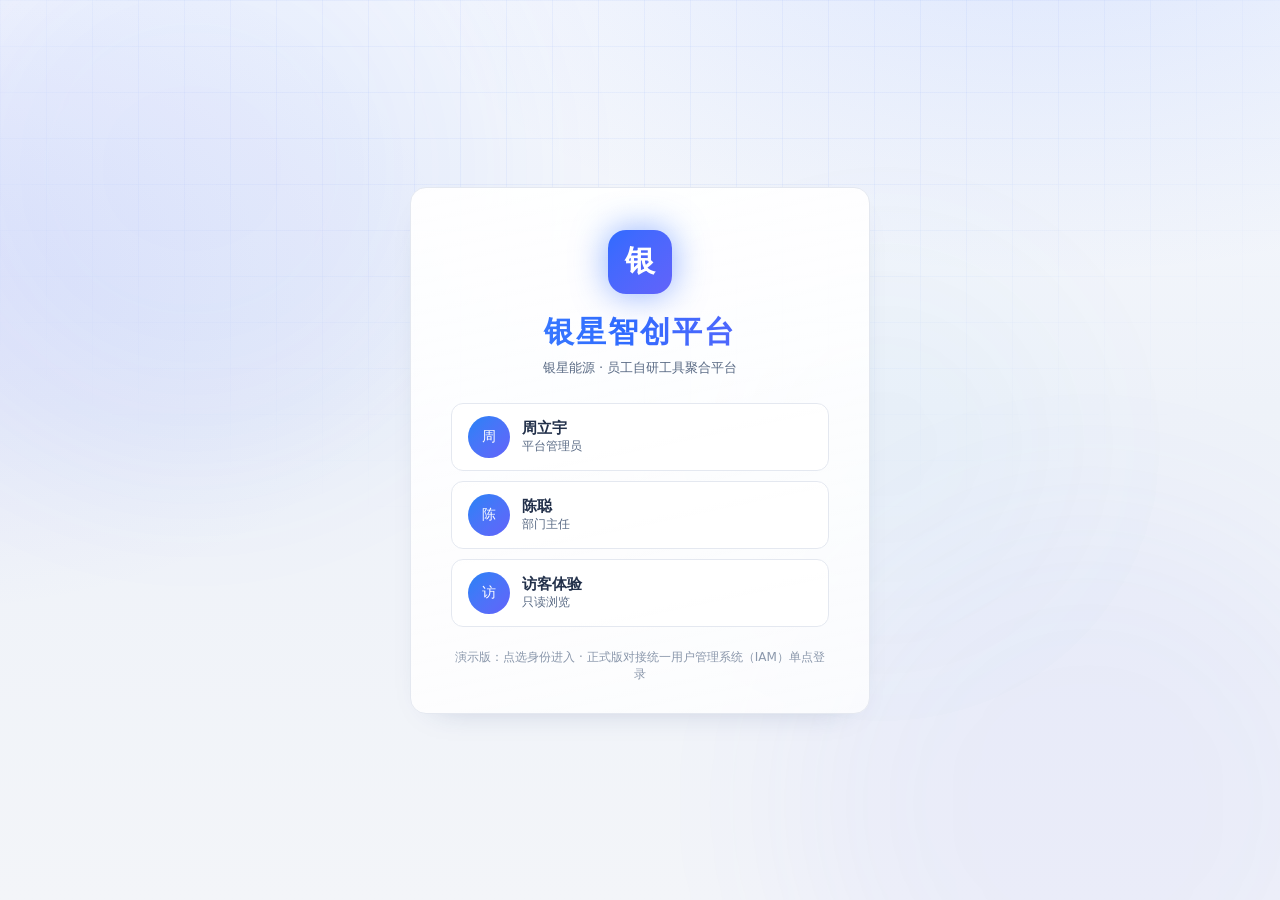
<file: index.html>
<!DOCTYPE html>
<html lang="zh-CN">
  <head>
    <meta charset="UTF-8" />
    <meta name="viewport" content="width=device-width, initial-scale=1.0" />
    <link rel="icon" type="image/svg+xml" href="./favicon.svg" />
    <title>银星智创平台 · 自研工具平台</title>
    <script type="module" crossorigin src="./assets/index-B6kdIEgv.js"></script>
    <link rel="modulepreload" crossorigin href="./assets/runtime-core.esm-bundler-BMxMJLcY.js">
    <link rel="stylesheet" crossorigin href="./assets/index-CxBcbDj1.css">
  </head>
  <body>
    <div id="app"></div>
  </body>
</html>
</file>
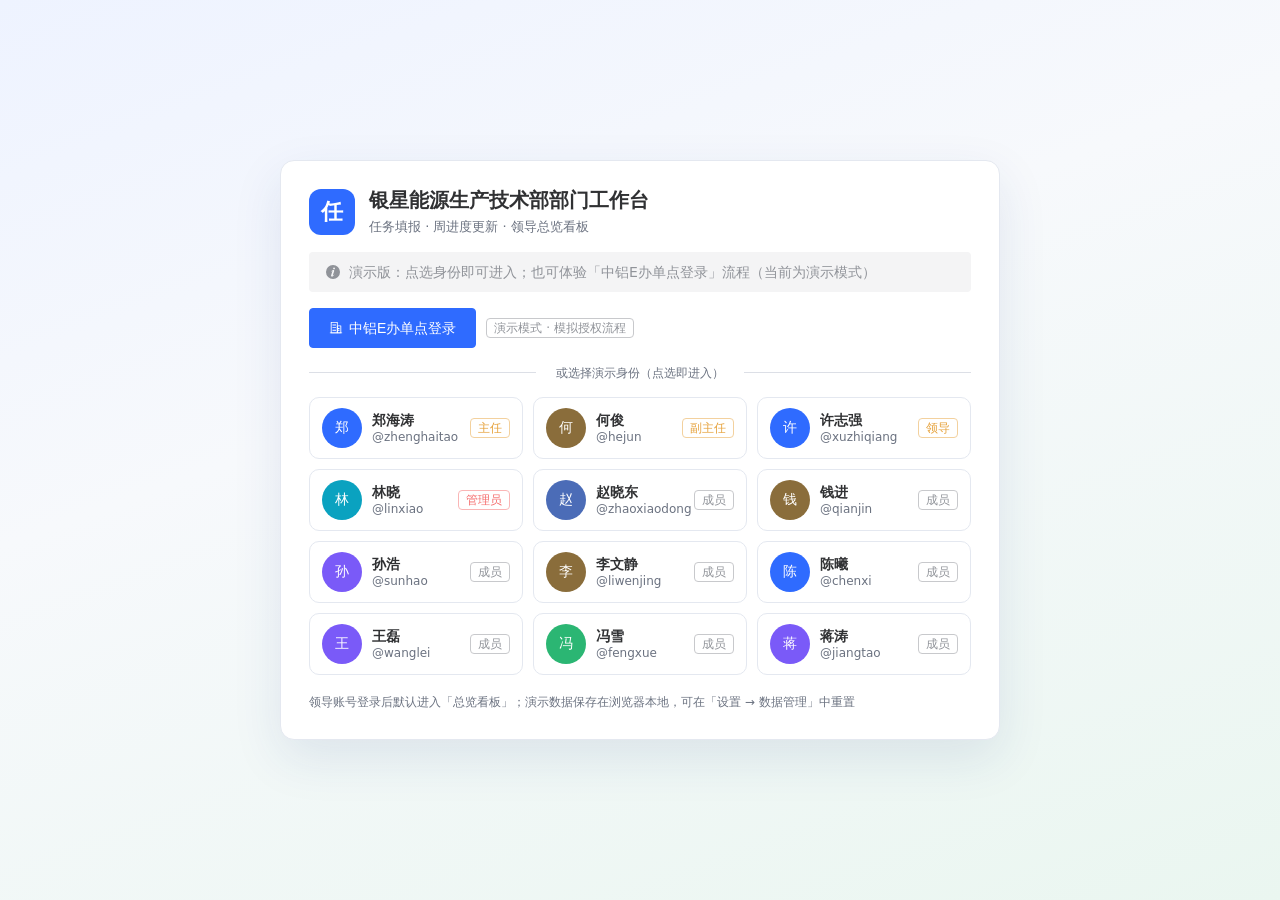
<file: workbench/index.html>
<!DOCTYPE html>
<html lang="zh-CN">
  <head>
    <meta charset="UTF-8" />
    <meta name="viewport" content="width=device-width, initial-scale=1.0" />
    <title>银星能源生产技术部部门工作台</title>
    <script type="module" crossorigin src="./assets/index-DYgoeuJM.js"></script>
    <link rel="modulepreload" crossorigin href="./assets/core-C1v_elLg.js">
    <link rel="modulepreload" crossorigin href="./assets/message-DUflXv07.js">
    <link rel="stylesheet" crossorigin href="./assets/index-YpgNbs24.css">
  </head>
  <body>
    <div id="app"></div>
  </body>
</html>
</file>
<file: assets/index-CxBcbDj1.css>
:root{--el-color-white:#fff;--el-color-black:#000;--el-color-primary-rgb:64, 158, 255;--el-color-success-rgb:103, 194, 58;--el-color-warning-rgb:230, 162, 60;--el-color-danger-rgb:245, 108, 108;--el-color-error-rgb:245, 108, 108;--el-color-info-rgb:144, 147, 153;--el-font-size-extra-large:20px;--el-font-size-large:18px;--el-font-size-medium:16px;--el-font-size-base:14px;--el-font-size-small:13px;--el-font-size-extra-small:12px;--el-font-family:"Helvetica Neue", Helvetica, "PingFang SC", "Hiragino Sans GB", "Microsoft YaHei", "微软雅黑", Arial, sans-serif;--el-font-weight-primary:500;--el-font-line-height-primary:24px;--el-index-normal:1;--el-index-top:1000;--el-index-popper:2000;--el-border-radius-base:4px;--el-border-radius-small:2px;--el-border-radius-round:20px;--el-border-radius-circle:100%;--el-transition-duration:.3s;--el-transition-duration-fast:.2s;--el-transition-function-ease-in-out-bezier:cubic-bezier(.645, .045, .355, 1);--el-transition-function-fast-bezier:cubic-bezier(.23, 1, .32, 1);--el-transition-all:all var(--el-transition-duration) var(--el-transition-function-ease-in-out-bezier);--el-transition-fade:opacity var(--el-transition-duration) var(--el-transition-function-fast-bezier);--el-transition-md-fade:transform var(--el-transition-duration) var(--el-transition-function-fast-bezier), opacity var(--el-transition-duration) var(--el-transition-function-fast-bezier);--el-transition-fade-linear:opacity var(--el-transition-duration-fast) linear;--el-transition-border:border-color var(--el-transition-duration-fast) var(--el-transition-function-ease-in-out-bezier);--el-transition-box-shadow:box-shadow var(--el-transition-duration-fast) var(--el-transition-function-ease-in-out-bezier);--el-transition-color:color var(--el-transition-duration-fast) var(--el-transition-function-ease-in-out-bezier);--el-component-size-large:40px;--el-component-size:32px;--el-component-size-small:24px;--lightningcss-light:initial;--lightningcss-dark: ;--lightningcss-light:initial;--lightningcss-dark: ;color-scheme:light;--el-color-primary:#409eff;--el-color-primary-light-3:#79bbff;--el-color-primary-light-5:#a0cfff;--el-color-primary-light-7:#c6e2ff;--el-color-primary-light-8:#d9ecff;--el-color-primary-light-9:#ecf5ff;--el-color-primary-dark-2:#337ecc;--el-color-success:#67c23a;--el-color-success-light-3:#95d475;--el-color-success-light-5:#b3e19d;--el-color-success-light-7:#d1edc4;--el-color-success-light-8:#e1f3d8;--el-color-success-light-9:#f0f9eb;--el-color-success-dark-2:#529b2e;--el-color-warning:#e6a23c;--el-color-warning-light-3:#eebe77;--el-color-warning-light-5:#f3d19e;--el-color-warning-light-7:#f8e3c5;--el-color-warning-light-8:#faecd8;--el-color-warning-light-9:#fdf6ec;--el-color-warning-dark-2:#b88230;--el-color-danger:#f56c6c;--el-color-danger-light-3:#f89898;--el-color-danger-light-5:#fab6b6;--el-color-danger-light-7:#fcd3d3;--el-color-danger-light-8:#fde2e2;--el-color-danger-light-9:#fef0f0;--el-color-danger-dark-2:#c45656;--el-color-error:#f56c6c;--el-color-error-light-3:#f89898;--el-color-error-light-5:#fab6b6;--el-color-error-light-7:#fcd3d3;--el-color-error-light-8:#fde2e2;--el-color-error-light-9:#fef0f0;--el-color-error-dark-2:#c45656;--el-color-info:#909399;--el-color-info-light-3:#b1b3b8;--el-color-info-light-5:#c8c9cc;--el-color-info-light-7:#dedfe0;--el-color-info-light-8:#e9e9eb;--el-color-info-light-9:#f4f4f5;--el-color-info-dark-2:#73767a;--el-bg-color:#fff;--el-bg-color-page:#f2f3f5;--el-bg-color-overlay:#fff;--el-text-color-primary:#303133;--el-text-color-regular:#606266;--el-text-color-secondary:#909399;--el-text-color-placeholder:#a8abb2;--el-text-color-disabled:#c0c4cc;--el-border-color:#dcdfe6;--el-border-color-light:#e4e7ed;--el-border-color-lighter:#ebeef5;--el-border-color-extra-light:#f2f6fc;--el-border-color-dark:#d4d7de;--el-border-color-darker:#cdd0d6;--el-fill-color:#f0f2f5;--el-fill-color-light:#f5f7fa;--el-fill-color-lighter:#fafafa;--el-fill-color-extra-light:#fafcff;--el-fill-color-dark:#ebedf0;--el-fill-color-darker:#e6e8eb;--el-fill-color-blank:#fff;--el-box-shadow:0px 12px 32px 4px #0000000a, 0px 8px 20px #00000014;--el-box-shadow-light:0px 0px 12px #0000001f;--el-box-shadow-lighter:0px 0px 6px #0000001f;--el-box-shadow-dark:0px 16px 48px 16px #00000014, 0px 12px 32px #0000001f, 0px 8px 16px -8px #00000029;--el-disabled-bg-color:var(--el-fill-color-light);--el-disabled-text-color:var(--el-text-color-placeholder);--el-disabled-border-color:var(--el-border-color-light);--el-overlay-color:#000c;--el-overlay-color-light:#000000b3;--el-overlay-color-lighter:#00000080;--el-mask-color:#ffffffe6;--el-mask-color-extra-light:#ffffff4d;--el-border-width:1px;--el-border-style:solid;--el-border-color-hover:var(--el-text-color-disabled);--el-border:var(--el-border-width) var(--el-border-style) var(--el-border-color);--el-svg-monochrome-grey:var(--el-border-color)}.fade-in-linear-enter-active,.fade-in-linear-leave-active{transition:var(--el-transition-fade-linear)}.fade-in-linear-enter-from,.fade-in-linear-leave-to{opacity:0}.el-fade-in-linear-enter-active,.el-fade-in-linear-leave-active{transition:var(--el-transition-fade-linear)}.el-fade-in-linear-enter-from,.el-fade-in-linear-leave-to{opacity:0}.el-fade-in-enter-active,.el-fade-in-leave-active{transition:all var(--el-transition-duration) cubic-bezier(.55, 0, .1, 1)}.el-fade-in-enter-from,.el-fade-in-leave-active{opacity:0}.el-zoom-in-center-enter-active,.el-zoom-in-center-leave-active{transition:all var(--el-transition-duration) cubic-bezier(.55, 0, .1, 1)}.el-zoom-in-center-enter-from,.el-zoom-in-center-leave-active{opacity:0;transform:scaleX(0)}.el-zoom-in-top-enter-active,.el-zoom-in-top-leave-active{opacity:1;transition:var(--el-transition-md-fade);transform-origin:top;transform:scaleY(1)}.el-zoom-in-top-enter-active[data-popper-placement^=top],.el-zoom-in-top-leave-active[data-popper-placement^=top]{transform-origin:bottom}.el-zoom-in-top-enter-from,.el-zoom-in-top-leave-active{opacity:0;transform:scaleY(0)}.el-zoom-in-bottom-enter-active,.el-zoom-in-bottom-leave-active{opacity:1;transition:var(--el-transition-md-fade);transform-origin:bottom;transform:scaleY(1)}.el-zoom-in-bottom-enter-from,.el-zoom-in-bottom-leave-active{opacity:0;transform:scaleY(0)}.el-zoom-in-left-enter-active,.el-zoom-in-left-leave-active{opacity:1;transition:var(--el-transition-md-fade);transform-origin:0 0;transform:scale(1)}.el-zoom-in-left-enter-from,.el-zoom-in-left-leave-active{opacity:0;transform:scale(.45)}.collapse-transition{transition:var(--el-transition-duration) height ease-in-out, var(--el-transition-duration) padding-top ease-in-out, var(--el-transition-duration) padding-bottom ease-in-out}.el-collapse-transition-leave-active,.el-collapse-transition-enter-active{transition:var(--el-transition-duration) max-height ease-in-out, var(--el-transition-duration) padding-top ease-in-out, var(--el-transition-duration) padding-bottom ease-in-out}.horizontal-collapse-transition{transition:var(--el-transition-duration) width ease-in-out, var(--el-transition-duration) padding-left ease-in-out, var(--el-transition-duration) padding-right ease-in-out}.el-list-enter-active,.el-list-leave-active{transition:all 1s}.el-list-enter-from,.el-list-leave-to{opacity:0;transform:translateY(-30px)}.el-list-leave-active{position:absolute!important}.el-opacity-transition{transition:opacity var(--el-transition-duration) cubic-bezier(.55, 0, .1, 1)}.el-icon--right{margin-left:5px}.el-icon--left{margin-right:5px}@keyframes rotating{0%{transform:rotate(0)}to{transform:rotate(360deg)}}.el-icon{--color:inherit;fill:currentColor;width:1em;height:1em;color:var(--color);line-height:1em;font-size:inherit;justify-content:center;align-items:center;display:inline-flex;position:relative}.el-icon.is-loading{animation:2s linear infinite rotating}.el-icon svg{width:1em;height:1em}.el-affix--fixed{position:fixed}.el-alert{--el-alert-padding:8px 16px;--el-alert-border-radius-base:var(--el-border-radius-base);--el-alert-title-font-size:14px;--el-alert-title-with-description-font-size:16px;--el-alert-description-font-size:14px;--el-alert-close-font-size:16px;--el-alert-close-customed-font-size:14px;--el-alert-icon-size:16px;--el-alert-icon-large-size:28px;width:100%;padding:var(--el-alert-padding);box-sizing:border-box;border-radius:var(--el-alert-border-radius-base);background-color:var(--el-color-white);opacity:1;transition:opacity var(--el-transition-duration-fast);align-items:center;margin:0;display:flex;position:relative;overflow:hidden}.el-alert.is-light .el-alert__close-btn{color:var(--el-text-color-placeholder)}.el-alert.is-dark .el-alert__close-btn,.el-alert.is-dark .el-alert__description{color:var(--el-color-white)}.el-alert.is-center{justify-content:center}.el-alert--primary{--el-alert-bg-color:var(--el-color-primary-light-9)}.el-alert--primary.is-light{background-color:var(--el-alert-bg-color);color:var(--el-color-primary)}.el-alert--primary.is-light .el-alert__description{color:var(--el-color-primary)}.el-alert--primary.is-dark{background-color:var(--el-color-primary);color:var(--el-color-white)}.el-alert--success{--el-alert-bg-color:var(--el-color-success-light-9)}.el-alert--success.is-light{background-color:var(--el-alert-bg-color);color:var(--el-color-success)}.el-alert--success.is-light .el-alert__description{color:var(--el-color-success)}.el-alert--success.is-dark{background-color:var(--el-color-success);color:var(--el-color-white)}.el-alert--info{--el-alert-bg-color:var(--el-color-info-light-9)}.el-alert--info.is-light{background-color:var(--el-alert-bg-color);color:var(--el-color-info)}.el-alert--info.is-light .el-alert__description{color:var(--el-color-info)}.el-alert--info.is-dark{background-color:var(--el-color-info);color:var(--el-color-white)}.el-alert--warning{--el-alert-bg-color:var(--el-color-warning-light-9)}.el-alert--warning.is-light{background-color:var(--el-alert-bg-color);color:var(--el-color-warning)}.el-alert--warning.is-light .el-alert__description{color:var(--el-color-warning)}.el-alert--warning.is-dark{background-color:var(--el-color-warning);color:var(--el-color-white)}.el-alert--error{--el-alert-bg-color:var(--el-color-error-light-9)}.el-alert--error.is-light{background-color:var(--el-alert-bg-color);color:var(--el-color-error)}.el-alert--error.is-light .el-alert__description{color:var(--el-color-error)}.el-alert--error.is-dark{background-color:var(--el-color-error);color:var(--el-color-white)}.el-alert__content{flex-direction:column;gap:4px;display:flex}.el-alert .el-alert__icon{font-size:var(--el-alert-icon-size);width:var(--el-alert-icon-size);margin-right:8px}.el-alert .el-alert__icon.is-big{font-size:var(--el-alert-icon-large-size);width:var(--el-alert-icon-large-size);margin-right:12px}.el-alert__title{font-size:var(--el-alert-title-font-size);line-height:24px}.el-alert__title.with-description{font-size:var(--el-alert-title-with-description-font-size)}.el-alert .el-alert__description{font-size:var(--el-alert-description-font-size);margin:0}.el-alert .el-alert__close-btn{font-size:var(--el-alert-close-font-size);opacity:1;cursor:pointer;position:absolute;top:12px;right:16px}.el-alert .el-alert__close-btn.is-customed{font-style:normal;font-size:var(--el-alert-close-customed-font-size);line-height:24px;top:8px}.el-alert-fade-enter-from,.el-alert-fade-leave-active{opacity:0}.el-aside{box-sizing:border-box;width:var(--el-aside-width,300px);flex-shrink:0;overflow:auto}.el-autocomplete{--el-input-text-color:var(--el-text-color-regular);--el-input-border:var(--el-border);--el-input-hover-border:var(--el-border-color-hover);--el-input-focus-border:var(--el-color-primary);--el-input-transparent-border:0 0 0 1px transparent inset;--el-input-border-color:var(--el-border-color);--el-input-border-radius:var(--el-border-radius-base);--el-input-bg-color:var(--el-fill-color-blank);--el-input-icon-color:var(--el-text-color-placeholder);--el-input-placeholder-color:var(--el-text-color-placeholder);--el-input-hover-border-color:var(--el-border-color-hover);--el-input-clear-hover-color:var(--el-text-color-secondary);--el-input-focus-border-color:var(--el-color-primary);--el-input-width:100%;width:var(--el-input-width);display:inline-block;position:relative}.el-autocomplete__popper.el-popper{background:var(--el-bg-color-overlay);border:1px solid var(--el-border-color-light);box-shadow:var(--el-box-shadow-light)}.el-autocomplete__popper.el-popper .el-popper__arrow:before{border:1px solid var(--el-border-color-light)}.el-autocomplete__popper.el-popper[data-popper-placement^=top] .el-popper__arrow:before{border-top-color:#0000;border-left-color:#0000}.el-autocomplete__popper.el-popper[data-popper-placement^=bottom] .el-popper__arrow:before{border-bottom-color:#0000;border-right-color:#0000}.el-autocomplete__popper.el-popper[data-popper-placement^=left] .el-popper__arrow:before{border-bottom-color:#0000;border-left-color:#0000}.el-autocomplete__popper.el-popper[data-popper-placement^=right] .el-popper__arrow:before{border-top-color:#0000;border-right-color:#0000}.el-autocomplete-suggestion{border-radius:var(--el-border-radius-base);box-sizing:border-box}.el-autocomplete-suggestion__header{border-bottom:1px solid var(--el-border-color-lighter);padding:10px}.el-autocomplete-suggestion__footer{border-top:1px solid var(--el-border-color-lighter);padding:10px}.el-autocomplete-suggestion__wrap{box-sizing:border-box;max-height:280px;padding:10px 0}.el-autocomplete-suggestion__list{margin:0;padding:0}.el-autocomplete-suggestion li{cursor:pointer;color:var(--el-text-color-regular);line-height:34px;font-size:var(--el-font-size-base);text-align:left;text-overflow:ellipsis;white-space:nowrap;margin:0;padding:0 20px;list-style:none;overflow:hidden}.el-autocomplete-suggestion li:hover,.el-autocomplete-suggestion li.highlighted{background-color:var(--el-fill-color-light)}.el-autocomplete-suggestion li.divider{border-top:1px solid var(--el-color-black);margin-top:6px}.el-autocomplete-suggestion li.divider:last-child{margin-bottom:-6px}.el-autocomplete-suggestion.is-loading li{cursor:default;height:100px;color:var(--el-text-color-secondary);justify-content:center;align-items:center;font-size:20px;display:flex}.el-autocomplete-suggestion.is-loading li:hover{background-color:var(--el-bg-color-overlay)}.el-avatar{--el-avatar-text-color:var(--el-color-white);--el-avatar-bg-color:var(--el-text-color-disabled);--el-avatar-text-size:14px;--el-avatar-icon-size:18px;--el-avatar-border-radius:var(--el-border-radius-base);--el-avatar-size-large:56px;--el-avatar-size:40px;--el-avatar-size-small:24px;box-sizing:border-box;text-align:center;color:var(--el-avatar-text-color);background:var(--el-avatar-bg-color);width:var(--el-avatar-size);height:var(--el-avatar-size);font-size:var(--el-avatar-text-size);outline:none;justify-content:center;align-items:center;display:inline-flex;overflow:hidden}.el-avatar>img{width:100%;height:100%;display:block}.el-avatar--circle{border-radius:50%}.el-avatar--square{border-radius:var(--el-avatar-border-radius)}.el-avatar--icon{font-size:var(--el-avatar-icon-size)}.el-avatar--small{--el-avatar-size:24px}.el-avatar--large{--el-avatar-size:56px}.el-avatar-group{--el-avatar-group-item-gap:-8px;--el-avatar-group-collapse-item-gap:4px;display:inline-flex}.el-avatar-group .el-avatar{border:1px solid var(--el-border-color-extra-light)}.el-avatar-group .el-avatar:not(:first-child){margin-left:var(--el-avatar-group-item-gap)}.el-avatar-group__collapse-avatars{--el-avatar-group-item-gap:-8px;--el-avatar-group-collapse-item-gap:4px}.el-avatar-group__collapse-avatars .el-avatar:not(:first-child){margin-left:var(--el-avatar-group-collapse-item-gap)}.el-backtop{--el-backtop-bg-color:var(--el-bg-color-overlay);--el-backtop-text-color:var(--el-color-primary);--el-backtop-hover-bg-color:var(--el-border-color-extra-light);background-color:var(--el-backtop-bg-color);width:40px;height:40px;color:var(--el-backtop-text-color);box-shadow:var(--el-box-shadow-lighter);cursor:pointer;z-index:5;border-radius:50%;justify-content:center;align-items:center;font-size:20px;display:flex;position:fixed}.el-backtop:hover{background-color:var(--el-backtop-hover-bg-color)}.el-backtop__icon{font-size:20px}.el-badge{--el-badge-bg-color:var(--el-color-danger);--el-badge-radius:10px;--el-badge-font-size:12px;--el-badge-padding:6px;--el-badge-size:18px;vertical-align:middle;width:fit-content;display:inline-block;position:relative}.el-badge__content{background-color:var(--el-badge-bg-color);border-radius:var(--el-badge-radius);color:var(--el-color-white);font-size:var(--el-badge-font-size);height:var(--el-badge-size);padding:0 var(--el-badge-padding);white-space:nowrap;border:1px solid var(--el-bg-color);justify-content:center;align-items:center;display:inline-flex}.el-badge__content.is-fixed{top:0;right:calc(1px + var(--el-badge-size) / 2);z-index:var(--el-index-normal);position:absolute;transform:translateY(-50%)translate(100%)}.el-badge__content.is-fixed.is-dot{right:5px}.el-badge__content.is-dot{border-radius:50%;width:8px;height:8px;padding:0;right:0}.el-badge__content.is-hide-zero{display:none}.el-badge__content--primary{background-color:var(--el-color-primary)}.el-badge__content--success{background-color:var(--el-color-success)}.el-badge__content--warning{background-color:var(--el-color-warning)}.el-badge__content--info{background-color:var(--el-color-info)}.el-badge__content--danger{background-color:var(--el-color-danger)}.el-breadcrumb__separator{color:var(--el-text-color-placeholder);margin:0 9px;font-weight:700}.el-breadcrumb__separator.el-icon{margin:0 6px;font-weight:400}.el-breadcrumb__separator.el-icon svg{vertical-align:middle}.el-breadcrumb__item{float:left;align-items:center;display:inline-flex}.el-breadcrumb__inner{color:var(--el-text-color-regular)}.el-breadcrumb__inner.is-link,.el-breadcrumb__inner a{transition:var(--el-transition-color);color:var(--el-text-color-primary);font-weight:700;text-decoration:none}.el-breadcrumb__inner.is-link:hover,.el-breadcrumb__inner a:hover{color:var(--el-color-primary);cursor:pointer}.el-breadcrumb__item:last-child .el-breadcrumb__inner,.el-breadcrumb__item:last-child .el-breadcrumb__inner:hover,.el-breadcrumb__item:last-child .el-breadcrumb__inner a,.el-breadcrumb__item:last-child .el-breadcrumb__inner a:hover{color:var(--el-text-color-regular);cursor:text;font-weight:400}.el-breadcrumb__item:last-child .el-breadcrumb__separator{display:none}.el-breadcrumb{font-size:14px;line-height:1}.el-breadcrumb:before,.el-breadcrumb:after{content:"";display:table}.el-breadcrumb:after{clear:both}.el-button-group>.el-button+.el-button{margin-left:0}.el-button-group>.el-button:first-child:last-child{border-top-right-radius:var(--el-border-radius-base);border-bottom-right-radius:var(--el-border-radius-base);border-top-left-radius:var(--el-border-radius-base);border-bottom-left-radius:var(--el-border-radius-base)}.el-button-group>.el-button:first-child:last-child.is-round{border-radius:var(--el-border-radius-round)}.el-button-group>.el-button:first-child:last-child.is-circle{border-radius:50%}.el-button-group>.el-button:not(:first-child):not(:last-child){border-radius:0}.el-button-group>.el-button:hover,.el-button-group>.el-button:focus,.el-button-group>.el-button:active,.el-button-group>.el-button.is-active{z-index:1}.el-button-group--horizontal{vertical-align:middle;display:inline-block}.el-button-group--horizontal:before,.el-button-group--horizontal:after{content:"";display:table}.el-button-group--horizontal:after{clear:both}.el-button-group--horizontal>.el-button{float:left;position:relative}.el-button-group--horizontal>.el-button:first-child{border-top-right-radius:0;border-bottom-right-radius:0}.el-button-group--horizontal>.el-button:last-child{border-top-left-radius:0;border-bottom-left-radius:0}.el-button-group--horizontal>.el-button:not(:last-child){margin-right:-1px}.el-button-group--horizontal .el-button--primary:first-child{border-right-color:var(--el-button-divide-border-color)}.el-button-group--horizontal .el-button--primary:last-child{border-left-color:var(--el-button-divide-border-color)}.el-button-group--horizontal .el-button--primary:not(:first-child):not(:last-child){border-left-color:var(--el-button-divide-border-color);border-right-color:var(--el-button-divide-border-color)}.el-button-group--horizontal .el-button--success:first-child{border-right-color:var(--el-button-divide-border-color)}.el-button-group--horizontal .el-button--success:last-child{border-left-color:var(--el-button-divide-border-color)}.el-button-group--horizontal .el-button--success:not(:first-child):not(:last-child){border-left-color:var(--el-button-divide-border-color);border-right-color:var(--el-button-divide-border-color)}.el-button-group--horizontal .el-button--warning:first-child{border-right-color:var(--el-button-divide-border-color)}.el-button-group--horizontal .el-button--warning:last-child{border-left-color:var(--el-button-divide-border-color)}.el-button-group--horizontal .el-button--warning:not(:first-child):not(:last-child){border-left-color:var(--el-button-divide-border-color);border-right-color:var(--el-button-divide-border-color)}.el-button-group--horizontal .el-button--danger:first-child{border-right-color:var(--el-button-divide-border-color)}.el-button-group--horizontal .el-button--danger:last-child{border-left-color:var(--el-button-divide-border-color)}.el-button-group--horizontal .el-button--danger:not(:first-child):not(:last-child){border-left-color:var(--el-button-divide-border-color);border-right-color:var(--el-button-divide-border-color)}.el-button-group--horizontal .el-button--info:first-child{border-right-color:var(--el-button-divide-border-color)}.el-button-group--horizontal .el-button--info:last-child{border-left-color:var(--el-button-divide-border-color)}.el-button-group--horizontal .el-button--info:not(:first-child):not(:last-child){border-left-color:var(--el-button-divide-border-color);border-right-color:var(--el-button-divide-border-color)}.el-button-group--horizontal>.el-dropdown>.el-button{border-left-color:var(--el-button-divide-border-color);border-top-left-radius:0;border-bottom-left-radius:0}.el-button-group--vertical{flex-direction:column;align-items:stretch;display:inline-flex}.el-button-group--vertical>.el-button{margin-top:-1px}.el-button-group--vertical>.el-button:first-child{border-bottom-right-radius:0;border-bottom-left-radius:0}.el-button-group--vertical>.el-button:last-child{border-top-left-radius:0;border-top-right-radius:0}.el-button-group--vertical>.el-dropdown{margin-top:-1px}.el-button-group--vertical>.el-dropdown>.el-button{border-left-color:var(--el-button-divide-border-color);border-top-left-radius:0;border-top-right-radius:0}.el-button-group--vertical .el-button--primary:first-child{border-bottom-color:var(--el-button-divide-border-color)}.el-button-group--vertical .el-button--primary:last-child{border-top-color:var(--el-button-divide-border-color)}.el-button-group--vertical .el-button--primary:not(:first-child):not(:last-child){border-top-color:var(--el-button-divide-border-color);border-bottom-color:var(--el-button-divide-border-color)}.el-button-group--vertical .el-button--success:first-child{border-bottom-color:var(--el-button-divide-border-color)}.el-button-group--vertical .el-button--success:last-child{border-top-color:var(--el-button-divide-border-color)}.el-button-group--vertical .el-button--success:not(:first-child):not(:last-child){border-top-color:var(--el-button-divide-border-color);border-bottom-color:var(--el-button-divide-border-color)}.el-button-group--vertical .el-button--warning:first-child{border-bottom-color:var(--el-button-divide-border-color)}.el-button-group--vertical .el-button--warning:last-child{border-top-color:var(--el-button-divide-border-color)}.el-button-group--vertical .el-button--warning:not(:first-child):not(:last-child){border-top-color:var(--el-button-divide-border-color);border-bottom-color:var(--el-button-divide-border-color)}.el-button-group--vertical .el-button--danger:first-child{border-bottom-color:var(--el-button-divide-border-color)}.el-button-group--vertical .el-button--danger:last-child{border-top-color:var(--el-button-divide-border-color)}.el-button-group--vertical .el-button--danger:not(:first-child):not(:last-child){border-top-color:var(--el-button-divide-border-color);border-bottom-color:var(--el-button-divide-border-color)}.el-button-group--vertical .el-button--info:first-child{border-bottom-color:var(--el-button-divide-border-color)}.el-button-group--vertical .el-button--info:last-child{border-top-color:var(--el-button-divide-border-color)}.el-button-group--vertical .el-button--info:not(:first-child):not(:last-child){border-top-color:var(--el-button-divide-border-color);border-bottom-color:var(--el-button-divide-border-color)}.el-button{--el-button-font-weight:var(--el-font-weight-primary);--el-button-border-color:var(--el-border-color);--el-button-bg-color:var(--el-fill-color-blank);--el-button-text-color:var(--el-text-color-regular);--el-button-disabled-text-color:var(--el-disabled-text-color);--el-button-disabled-bg-color:var(--el-fill-color-blank);--el-button-disabled-border-color:var(--el-border-color-light);--el-button-divide-border-color:#ffffff80;--el-button-hover-text-color:var(--el-color-primary);--el-button-hover-bg-color:var(--el-color-primary-light-9);--el-button-hover-border-color:var(--el-color-primary-light-7);--el-button-active-text-color:var(--el-button-hover-text-color);--el-button-active-border-color:var(--el-color-primary);--el-button-active-bg-color:var(--el-button-hover-bg-color);--el-button-outline-color:var(--el-color-primary-light-5);--el-button-hover-link-text-color:var(--el-text-color-secondary);--el-button-active-color:var(--el-text-color-primary);white-space:nowrap;cursor:pointer;height:32px;color:var(--el-button-text-color);text-align:center;box-sizing:border-box;line-height:1;font-weight:var(--el-button-font-weight);-webkit-user-select:none;user-select:none;vertical-align:middle;-webkit-appearance:none;background-color:var(--el-button-bg-color);border:var(--el-border);border-color:var(--el-button-border-color);outline:none;justify-content:center;align-items:center;transition:all .1s;display:inline-flex}.el-button:hover{color:var(--el-button-hover-text-color);border-color:var(--el-button-hover-border-color);background-color:var(--el-button-hover-bg-color);outline:none}.el-button:active{color:var(--el-button-active-text-color);border-color:var(--el-button-active-border-color);background-color:var(--el-button-active-bg-color);outline:none}.el-button:focus-visible{outline:2px solid var(--el-button-outline-color);outline-offset:1px;transition:outline-offset,outline}.el-button>span{align-items:center;display:inline-flex}.el-button+.el-button{margin-left:12px}.el-button{font-size:var(--el-font-size-base);border-radius:var(--el-border-radius-base);padding:8px 15px}.el-button.is-round{padding:8px 15px}.el-button::-moz-focus-inner{border:0}.el-button [class*=el-icon]+span{margin-left:6px}.el-button [class*=el-icon] svg{vertical-align:bottom}.el-button.is-plain{--el-button-hover-text-color:var(--el-color-primary);--el-button-hover-bg-color:var(--el-fill-color-blank);--el-button-hover-border-color:var(--el-color-primary)}.el-button.is-active{color:var(--el-button-active-text-color);border-color:var(--el-button-active-border-color);background-color:var(--el-button-active-bg-color);outline:none}.el-button.is-disabled,.el-button.is-disabled:hover{color:var(--el-button-disabled-text-color);cursor:not-allowed;background-image:none;background-color:var(--el-button-disabled-bg-color);border-color:var(--el-button-disabled-border-color)}.el-button.is-loading{pointer-events:none;position:relative}.el-button.is-loading:before{z-index:1;pointer-events:none;content:"";border-radius:inherit;background-color:var(--el-mask-color-extra-light);position:absolute;inset:-1px}.el-button.is-round{border-radius:var(--el-border-radius-round)}.el-button.is-dashed{--el-button-hover-text-color:var(--el-color-primary);--el-button-hover-bg-color:var(--el-fill-color-blank);--el-button-hover-border-color:var(--el-color-primary);border-style:dashed}.el-button.is-circle{border-radius:50%;width:32px;padding:8px}.el-button.is-text{color:var(--el-button-text-color);background-color:#0000;border:0 solid #0000}.el-button.is-text.is-disabled{color:var(--el-button-disabled-text-color);background-color:#0000!important}.el-button.is-text:not(.is-disabled):hover{background-color:var(--el-fill-color-light)}.el-button.is-text:not(.is-disabled):focus-visible{outline:2px solid var(--el-button-outline-color);outline-offset:1px;transition:outline-offset,outline}.el-button.is-text:not(.is-disabled):active{background-color:var(--el-fill-color)}.el-button.is-text:not(.is-disabled).is-has-bg{background-color:var(--el-fill-color-light)}.el-button.is-text:not(.is-disabled).is-has-bg:hover{background-color:var(--el-fill-color)}.el-button.is-text:not(.is-disabled).is-has-bg:active{background-color:var(--el-fill-color-dark)}.el-button__text--expand{letter-spacing:.3em;margin-right:-.3em}.el-button.is-link{color:var(--el-button-text-color);background:0 0;border-color:#0000;height:auto;padding:2px}.el-button.is-link:hover{color:var(--el-button-hover-link-text-color)}.el-button.is-link.is-disabled{color:var(--el-button-disabled-text-color);background-color:#0000!important;border-color:#0000!important}.el-button.is-link:not(.is-disabled):hover{background-color:#0000;border-color:#0000}.el-button.is-link:not(.is-disabled):active{color:var(--el-button-active-color);background-color:#0000;border-color:#0000}.el-button--text{color:var(--el-color-primary);background:0 0;border-color:#0000;padding-left:0;padding-right:0}.el-button--text.is-disabled{color:var(--el-button-disabled-text-color);background-color:#0000!important;border-color:#0000!important}.el-button--text:not(.is-disabled):hover{color:var(--el-color-primary-light-3);background-color:#0000;border-color:#0000}.el-button--text:not(.is-disabled):active{color:var(--el-color-primary-dark-2);background-color:#0000;border-color:#0000}.el-button__link--expand{letter-spacing:.3em;margin-right:-.3em}.el-button--primary{--el-button-text-color:var(--el-color-white);--el-button-bg-color:var(--el-color-primary);--el-button-border-color:var(--el-color-primary);--el-button-outline-color:var(--el-color-primary-light-5);--el-button-active-color:var(--el-color-primary-dark-2);--el-button-hover-text-color:var(--el-color-white);--el-button-hover-link-text-color:var(--el-color-primary-light-5);--el-button-hover-bg-color:var(--el-color-primary-light-3);--el-button-hover-border-color:var(--el-color-primary-light-3);--el-button-active-bg-color:var(--el-color-primary-dark-2);--el-button-active-border-color:var(--el-color-primary-dark-2);--el-button-disabled-text-color:var(--el-color-white);--el-button-disabled-bg-color:var(--el-color-primary-light-5);--el-button-disabled-border-color:var(--el-color-primary-light-5)}.el-button--primary.is-plain,.el-button--primary.is-text,.el-button--primary.is-link{--el-button-text-color:var(--el-color-primary);--el-button-bg-color:var(--el-color-primary-light-9);--el-button-border-color:var(--el-color-primary-light-5);--el-button-hover-text-color:var(--el-color-white);--el-button-hover-bg-color:var(--el-color-primary);--el-button-hover-border-color:var(--el-color-primary);--el-button-active-text-color:var(--el-color-white)}.el-button--primary.is-plain.is-disabled,.el-button--primary.is-plain.is-disabled:hover,.el-button--primary.is-plain.is-disabled:focus,.el-button--primary.is-plain.is-disabled:active,.el-button--primary.is-text.is-disabled,.el-button--primary.is-text.is-disabled:hover,.el-button--primary.is-text.is-disabled:focus,.el-button--primary.is-text.is-disabled:active,.el-button--primary.is-link.is-disabled,.el-button--primary.is-link.is-disabled:hover,.el-button--primary.is-link.is-disabled:focus,.el-button--primary.is-link.is-disabled:active{color:var(--el-color-primary-light-5);background-color:var(--el-color-primary-light-9);border-color:var(--el-color-primary-light-8)}.el-button--primary.is-dashed{--el-button-text-color:var(--el-color-primary);--el-button-bg-color:var(--el-color-primary-light-9);--el-button-border-color:var(--el-color-primary-light-5);--el-button-hover-text-color:var(--el-color-primary);--el-button-hover-bg-color:var(--el-color-primary-light-9);--el-button-hover-border-color:var(--el-color-primary-light-3);--el-button-active-text-color:var(--el-color-primary-dark-2);--el-button-active-bg-color:var(--el-color-primary-light-9);--el-button-active-border-color:var(--el-color-primary-dark-2)}.el-button--primary.is-dashed.is-disabled,.el-button--primary.is-dashed.is-disabled:hover,.el-button--primary.is-dashed.is-disabled:focus,.el-button--primary.is-dashed.is-disabled:active{color:var(--el-color-primary-light-5);background-color:var(--el-color-primary-light-9);border-color:var(--el-color-primary-light-8)}.el-button--success{--el-button-text-color:var(--el-color-white);--el-button-bg-color:var(--el-color-success);--el-button-border-color:var(--el-color-success);--el-button-outline-color:var(--el-color-success-light-5);--el-button-active-color:var(--el-color-success-dark-2);--el-button-hover-text-color:var(--el-color-white);--el-button-hover-link-text-color:var(--el-color-success-light-5);--el-button-hover-bg-color:var(--el-color-success-light-3);--el-button-hover-border-color:var(--el-color-success-light-3);--el-button-active-bg-color:var(--el-color-success-dark-2);--el-button-active-border-color:var(--el-color-success-dark-2);--el-button-disabled-text-color:var(--el-color-white);--el-button-disabled-bg-color:var(--el-color-success-light-5);--el-button-disabled-border-color:var(--el-color-success-light-5)}.el-button--success.is-plain,.el-button--success.is-text,.el-button--success.is-link{--el-button-text-color:var(--el-color-success);--el-button-bg-color:var(--el-color-success-light-9);--el-button-border-color:var(--el-color-success-light-5);--el-button-hover-text-color:var(--el-color-white);--el-button-hover-bg-color:var(--el-color-success);--el-button-hover-border-color:var(--el-color-success);--el-button-active-text-color:var(--el-color-white)}.el-button--success.is-plain.is-disabled,.el-button--success.is-plain.is-disabled:hover,.el-button--success.is-plain.is-disabled:focus,.el-button--success.is-plain.is-disabled:active,.el-button--success.is-text.is-disabled,.el-button--success.is-text.is-disabled:hover,.el-button--success.is-text.is-disabled:focus,.el-button--success.is-text.is-disabled:active,.el-button--success.is-link.is-disabled,.el-button--success.is-link.is-disabled:hover,.el-button--success.is-link.is-disabled:focus,.el-button--success.is-link.is-disabled:active{color:var(--el-color-success-light-5);background-color:var(--el-color-success-light-9);border-color:var(--el-color-success-light-8)}.el-button--success.is-dashed{--el-button-text-color:var(--el-color-success);--el-button-bg-color:var(--el-color-success-light-9);--el-button-border-color:var(--el-color-success-light-5);--el-button-hover-text-color:var(--el-color-success);--el-button-hover-bg-color:var(--el-color-success-light-9);--el-button-hover-border-color:var(--el-color-success-light-3);--el-button-active-text-color:var(--el-color-success-dark-2);--el-button-active-bg-color:var(--el-color-success-light-9);--el-button-active-border-color:var(--el-color-success-dark-2)}.el-button--success.is-dashed.is-disabled,.el-button--success.is-dashed.is-disabled:hover,.el-button--success.is-dashed.is-disabled:focus,.el-button--success.is-dashed.is-disabled:active{color:var(--el-color-success-light-5);background-color:var(--el-color-success-light-9);border-color:var(--el-color-success-light-8)}.el-button--warning{--el-button-text-color:var(--el-color-white);--el-button-bg-color:var(--el-color-warning);--el-button-border-color:var(--el-color-warning);--el-button-outline-color:var(--el-color-warning-light-5);--el-button-active-color:var(--el-color-warning-dark-2);--el-button-hover-text-color:var(--el-color-white);--el-button-hover-link-text-color:var(--el-color-warning-light-5);--el-button-hover-bg-color:var(--el-color-warning-light-3);--el-button-hover-border-color:var(--el-color-warning-light-3);--el-button-active-bg-color:var(--el-color-warning-dark-2);--el-button-active-border-color:var(--el-color-warning-dark-2);--el-button-disabled-text-color:var(--el-color-white);--el-button-disabled-bg-color:var(--el-color-warning-light-5);--el-button-disabled-border-color:var(--el-color-warning-light-5)}.el-button--warning.is-plain,.el-button--warning.is-text,.el-button--warning.is-link{--el-button-text-color:var(--el-color-warning);--el-button-bg-color:var(--el-color-warning-light-9);--el-button-border-color:var(--el-color-warning-light-5);--el-button-hover-text-color:var(--el-color-white);--el-button-hover-bg-color:var(--el-color-warning);--el-button-hover-border-color:var(--el-color-warning);--el-button-active-text-color:var(--el-color-white)}.el-button--warning.is-plain.is-disabled,.el-button--warning.is-plain.is-disabled:hover,.el-button--warning.is-plain.is-disabled:focus,.el-button--warning.is-plain.is-disabled:active,.el-button--warning.is-text.is-disabled,.el-button--warning.is-text.is-disabled:hover,.el-button--warning.is-text.is-disabled:focus,.el-button--warning.is-text.is-disabled:active,.el-button--warning.is-link.is-disabled,.el-button--warning.is-link.is-disabled:hover,.el-button--warning.is-link.is-disabled:focus,.el-button--warning.is-link.is-disabled:active{color:var(--el-color-warning-light-5);background-color:var(--el-color-warning-light-9);border-color:var(--el-color-warning-light-8)}.el-button--warning.is-dashed{--el-button-text-color:var(--el-color-warning);--el-button-bg-color:var(--el-color-warning-light-9);--el-button-border-color:var(--el-color-warning-light-5);--el-button-hover-text-color:var(--el-color-warning);--el-button-hover-bg-color:var(--el-color-warning-light-9);--el-button-hover-border-color:var(--el-color-warning-light-3);--el-button-active-text-color:var(--el-color-warning-dark-2);--el-button-active-bg-color:var(--el-color-warning-light-9);--el-button-active-border-color:var(--el-color-warning-dark-2)}.el-button--warning.is-dashed.is-disabled,.el-button--warning.is-dashed.is-disabled:hover,.el-button--warning.is-dashed.is-disabled:focus,.el-button--warning.is-dashed.is-disabled:active{color:var(--el-color-warning-light-5);background-color:var(--el-color-warning-light-9);border-color:var(--el-color-warning-light-8)}.el-button--danger{--el-button-text-color:var(--el-color-white);--el-button-bg-color:var(--el-color-danger);--el-button-border-color:var(--el-color-danger);--el-button-outline-color:var(--el-color-danger-light-5);--el-button-active-color:var(--el-color-danger-dark-2);--el-button-hover-text-color:var(--el-color-white);--el-button-hover-link-text-color:var(--el-color-danger-light-5);--el-button-hover-bg-color:var(--el-color-danger-light-3);--el-button-hover-border-color:var(--el-color-danger-light-3);--el-button-active-bg-color:var(--el-color-danger-dark-2);--el-button-active-border-color:var(--el-color-danger-dark-2);--el-button-disabled-text-color:var(--el-color-white);--el-button-disabled-bg-color:var(--el-color-danger-light-5);--el-button-disabled-border-color:var(--el-color-danger-light-5)}.el-button--danger.is-plain,.el-button--danger.is-text,.el-button--danger.is-link{--el-button-text-color:var(--el-color-danger);--el-button-bg-color:var(--el-color-danger-light-9);--el-button-border-color:var(--el-color-danger-light-5);--el-button-hover-text-color:var(--el-color-white);--el-button-hover-bg-color:var(--el-color-danger);--el-button-hover-border-color:var(--el-color-danger);--el-button-active-text-color:var(--el-color-white)}.el-button--danger.is-plain.is-disabled,.el-button--danger.is-plain.is-disabled:hover,.el-button--danger.is-plain.is-disabled:focus,.el-button--danger.is-plain.is-disabled:active,.el-button--danger.is-text.is-disabled,.el-button--danger.is-text.is-disabled:hover,.el-button--danger.is-text.is-disabled:focus,.el-button--danger.is-text.is-disabled:active,.el-button--danger.is-link.is-disabled,.el-button--danger.is-link.is-disabled:hover,.el-button--danger.is-link.is-disabled:focus,.el-button--danger.is-link.is-disabled:active{color:var(--el-color-danger-light-5);background-color:var(--el-color-danger-light-9);border-color:var(--el-color-danger-light-8)}.el-button--danger.is-dashed{--el-button-text-color:var(--el-color-danger);--el-button-bg-color:var(--el-color-danger-light-9);--el-button-border-color:var(--el-color-danger-light-5);--el-button-hover-text-color:var(--el-color-danger);--el-button-hover-bg-color:var(--el-color-danger-light-9);--el-button-hover-border-color:var(--el-color-danger-light-3);--el-button-active-text-color:var(--el-color-danger-dark-2);--el-button-active-bg-color:var(--el-color-danger-light-9);--el-button-active-border-color:var(--el-color-danger-dark-2)}.el-button--danger.is-dashed.is-disabled,.el-button--danger.is-dashed.is-disabled:hover,.el-button--danger.is-dashed.is-disabled:focus,.el-button--danger.is-dashed.is-disabled:active{color:var(--el-color-danger-light-5);background-color:var(--el-color-danger-light-9);border-color:var(--el-color-danger-light-8)}.el-button--info{--el-button-text-color:var(--el-color-white);--el-button-bg-color:var(--el-color-info);--el-button-border-color:var(--el-color-info);--el-button-outline-color:var(--el-color-info-light-5);--el-button-active-color:var(--el-color-info-dark-2);--el-button-hover-text-color:var(--el-color-white);--el-button-hover-link-text-color:var(--el-color-info-light-5);--el-button-hover-bg-color:var(--el-color-info-light-3);--el-button-hover-border-color:var(--el-color-info-light-3);--el-button-active-bg-color:var(--el-color-info-dark-2);--el-button-active-border-color:var(--el-color-info-dark-2);--el-button-disabled-text-color:var(--el-color-white);--el-button-disabled-bg-color:var(--el-color-info-light-5);--el-button-disabled-border-color:var(--el-color-info-light-5)}.el-button--info.is-plain,.el-button--info.is-text,.el-button--info.is-link{--el-button-text-color:var(--el-color-info);--el-button-bg-color:var(--el-color-info-light-9);--el-button-border-color:var(--el-color-info-light-5);--el-button-hover-text-color:var(--el-color-white);--el-button-hover-bg-color:var(--el-color-info);--el-button-hover-border-color:var(--el-color-info);--el-button-active-text-color:var(--el-color-white)}.el-button--info.is-plain.is-disabled,.el-button--info.is-plain.is-disabled:hover,.el-button--info.is-plain.is-disabled:focus,.el-button--info.is-plain.is-disabled:active,.el-button--info.is-text.is-disabled,.el-button--info.is-text.is-disabled:hover,.el-button--info.is-text.is-disabled:focus,.el-button--info.is-text.is-disabled:active,.el-button--info.is-link.is-disabled,.el-button--info.is-link.is-disabled:hover,.el-button--info.is-link.is-disabled:focus,.el-button--info.is-link.is-disabled:active{color:var(--el-color-info-light-5);background-color:var(--el-color-info-light-9);border-color:var(--el-color-info-light-8)}.el-button--info.is-dashed{--el-button-text-color:var(--el-color-info);--el-button-bg-color:var(--el-color-info-light-9);--el-button-border-color:var(--el-color-info-light-5);--el-button-hover-text-color:var(--el-color-info);--el-button-hover-bg-color:var(--el-color-info-light-9);--el-button-hover-border-color:var(--el-color-info-light-3);--el-button-active-text-color:var(--el-color-info-dark-2);--el-button-active-bg-color:var(--el-color-info-light-9);--el-button-active-border-color:var(--el-color-info-dark-2)}.el-button--info.is-dashed.is-disabled,.el-button--info.is-dashed.is-disabled:hover,.el-button--info.is-dashed.is-disabled:focus,.el-button--info.is-dashed.is-disabled:active{color:var(--el-color-info-light-5);background-color:var(--el-color-info-light-9);border-color:var(--el-color-info-light-8)}.el-button--large{--el-button-size:40px;height:var(--el-button-size)}.el-button--large [class*=el-icon]+span{margin-left:8px}.el-button--large{font-size:var(--el-font-size-base);border-radius:var(--el-border-radius-base);padding:12px 19px}.el-button--large.is-round{padding:12px 19px}.el-button--large.is-circle{width:var(--el-button-size);padding:12px}.el-button--small{--el-button-size:24px;height:var(--el-button-size)}.el-button--small [class*=el-icon]+span{margin-left:4px}.el-button--small{border-radius:calc(var(--el-border-radius-base) - 1px);padding:5px 11px;font-size:12px}.el-button--small.is-round{padding:5px 11px}.el-button--small.is-circle{width:var(--el-button-size);padding:5px}.el-calendar{--el-calendar-border:var(--el-table-border,1px solid var(--el-border-color-lighter));--el-calendar-header-border-bottom:var(--el-calendar-border);--el-calendar-selected-bg-color:var(--el-color-primary-light-9);--el-calendar-cell-width:85px;background-color:var(--el-fill-color-blank)}.el-calendar__header{border-bottom:var(--el-calendar-header-border-bottom);justify-content:space-between;padding:12px 20px;display:flex}.el-calendar__title{color:var(--el-text-color);align-self:center}.el-calendar__body{padding:12px 20px 35px}.el-calendar__select-controller .el-select{margin-right:8px}.el-calendar__select-controller .el-calendar-select__year{width:120px}.el-calendar__select-controller .el-calendar-select__month{width:60px}.el-calendar-table{table-layout:fixed;width:100%}.el-calendar-table thead th{color:var(--el-text-color-regular);padding:12px 0;font-weight:400}.el-calendar-table:not(.is-range) td.prev,.el-calendar-table:not(.is-range) td.next{color:var(--el-text-color-placeholder)}.el-calendar-table td{border-bottom:var(--el-calendar-border);border-right:var(--el-calendar-border);vertical-align:top;transition:background-color var(--el-transition-duration-fast) ease}.el-calendar-table td.is-selected{background-color:var(--el-calendar-selected-bg-color)}.el-calendar-table td.is-today{color:var(--el-color-primary)}.el-calendar-table tr:first-child td{border-top:var(--el-calendar-border)}.el-calendar-table tr td:first-child{border-left:var(--el-calendar-border)}.el-calendar-table tr.el-calendar-table__row--hide-border td{border-top:none}.el-calendar-table .el-calendar-day{box-sizing:border-box;height:var(--el-calendar-cell-width);padding:8px}.el-calendar-table .el-calendar-day:hover{cursor:pointer;background-color:var(--el-calendar-selected-bg-color)}.el-card{--el-card-border-color:var(--el-border-color-light);--el-card-border-radius:4px;--el-card-padding:20px;--el-card-bg-color:var(--el-fill-color-blank);border-radius:var(--el-card-border-radius);border:1px solid var(--el-card-border-color);background-color:var(--el-card-bg-color);color:var(--el-text-color-primary);transition:var(--el-transition-duration);flex-direction:column;display:flex;overflow:hidden}.el-card.is-always-shadow,.el-card.is-hover-shadow:hover,.el-card.is-hover-shadow:focus{box-shadow:var(--el-box-shadow-light)}.el-card__header{padding:calc(var(--el-card-padding) - 2px) var(--el-card-padding);border-bottom:1px solid var(--el-card-border-color);box-sizing:border-box}.el-card__body{padding:var(--el-card-padding);flex-grow:1;overflow:auto}.el-card__footer{padding:calc(var(--el-card-padding) - 2px) var(--el-card-padding);border-top:1px solid var(--el-card-border-color);box-sizing:border-box}.el-carousel__item{width:100%;height:100%;z-index:calc(var(--el-index-normal) - 1);display:inline-block;position:absolute;top:0;left:0;overflow:hidden}.el-carousel__item.is-active{z-index:calc(var(--el-index-normal) - 1)}.el-carousel__item.is-animating{transition:transform .4s ease-in-out}.el-carousel__item--card{width:50%;transition:transform .4s ease-in-out}.el-carousel__item--card.is-in-stage{cursor:pointer;z-index:var(--el-index-normal)}.el-carousel__item--card.is-in-stage:hover .el-carousel__mask,.el-carousel__item--card.is-in-stage.is-hover .el-carousel__mask{opacity:.12}.el-carousel__item--card.is-active{z-index:calc(var(--el-index-normal) + 1)}.el-carousel__item--card-vertical{width:100%;height:50%}.el-carousel__mask{background-color:var(--el-color-white);opacity:.24;width:100%;height:100%;transition:var(--el-transition-duration-fast);position:absolute;top:0;left:0}.el-carousel{--el-carousel-arrow-font-size:12px;--el-carousel-arrow-size:36px;--el-carousel-arrow-background:#1f2d3d1c;--el-carousel-arrow-hover-background:#1f2d3d3b;--el-carousel-indicator-width:30px;--el-carousel-indicator-height:2px;--el-carousel-indicator-padding-horizontal:4px;--el-carousel-indicator-padding-vertical:12px;--el-carousel-indicator-out-color:var(--el-border-color-hover);position:relative}.el-carousel--horizontal,.el-carousel--vertical{overflow:hidden}.el-carousel.is-vertical-outside{flex-direction:row;align-items:center;display:flex}.el-carousel.is-vertical-outside .el-carousel__container{flex:1}.el-carousel__container{height:300px;position:relative}.el-carousel__arrow{height:var(--el-carousel-arrow-size);width:var(--el-carousel-arrow-size);cursor:pointer;transition:var(--el-transition-duration);background-color:var(--el-carousel-arrow-background);color:#fff;z-index:10;text-align:center;font-size:var(--el-carousel-arrow-font-size);border:none;border-radius:50%;outline:none;justify-content:center;align-items:center;margin:0;padding:0;display:inline-flex;position:absolute;top:50%;transform:translateY(-50%)}.el-carousel__arrow--left{left:16px}.el-carousel__arrow--right{right:16px}.el-carousel__arrow:hover{background-color:var(--el-carousel-arrow-hover-background)}.el-carousel__arrow i{cursor:pointer}.el-carousel__indicators{z-index:calc(var(--el-index-normal) + 1);margin:0;padding:0;list-style:none;position:absolute}.el-carousel__indicators--horizontal{bottom:0;left:50%;transform:translate(-50%)}.el-carousel__indicators--vertical{top:50%;right:0;transform:translateY(-50%)}.el-carousel__indicators--outside{text-align:center;position:static;transform:none}.el-carousel__indicators--outside .el-carousel__indicator:hover button{opacity:.64}.el-carousel__indicators--outside button{background-color:var(--el-carousel-indicator-out-color);opacity:.24}.el-carousel__indicators--right{right:0}.el-carousel__indicators--labels .el-carousel__button{color:#000;padding:2px 18px;font-size:12px}.el-carousel__indicators--labels .el-carousel__indicator{padding:6px 4px}.el-carousel__indicator{cursor:pointer;background-color:#0000}.el-carousel__indicator:hover button{opacity:.72}.el-carousel__indicator--horizontal{padding:var(--el-carousel-indicator-padding-vertical) var(--el-carousel-indicator-padding-horizontal);display:inline-block}.el-carousel__indicator--vertical{padding:var(--el-carousel-indicator-padding-horizontal) var(--el-carousel-indicator-padding-vertical)}.el-carousel__indicator--vertical .el-carousel__button{width:var(--el-carousel-indicator-height);height:calc(var(--el-carousel-indicator-width) / 2)}.el-carousel__indicator.is-active button{opacity:1}.el-carousel__button{opacity:.48;width:var(--el-carousel-indicator-width);height:var(--el-carousel-indicator-height);cursor:pointer;transition:var(--el-transition-duration);background-color:#fff;border:none;outline:none;margin:0;padding:0;display:block}.el-carousel__indicators--labels .el-carousel__button{width:auto;height:auto}.carousel-arrow-left-enter-from,.carousel-arrow-left-leave-active{opacity:0;transform:translateY(-50%)translate(-10px)}.carousel-arrow-right-enter-from,.carousel-arrow-right-leave-active{opacity:0;transform:translateY(-50%)translate(10px)}.el-transitioning{filter:url(#elCarouselHorizontal)}.el-transitioning-vertical{filter:url(#elCarouselVertical)}.el-cascader-panel{--el-cascader-menu-text-color:var(--el-text-color-regular);--el-cascader-menu-selected-text-color:var(--el-color-primary);--el-cascader-menu-fill:var(--el-bg-color-overlay);--el-cascader-menu-font-size:var(--el-font-size-base);--el-cascader-menu-radius:var(--el-border-radius-base);--el-cascader-menu-border:solid 1px var(--el-border-color-light);--el-cascader-menu-shadow:var(--el-box-shadow-light);--el-cascader-node-background-hover:var(--el-fill-color-light);--el-cascader-node-color-disabled:var(--el-text-color-placeholder);--el-cascader-color-empty:var(--el-text-color-placeholder);--el-cascader-tag-background:var(--el-fill-color);border-radius:var(--el-cascader-menu-radius);width:fit-content;font-size:var(--el-cascader-menu-font-size);display:flex}.el-cascader-panel.is-bordered{border:var(--el-cascader-menu-border);border-radius:var(--el-cascader-menu-radius)}.el-cascader-menu{box-sizing:border-box;min-width:180px;color:var(--el-cascader-menu-text-color);border-right:var(--el-cascader-menu-border)}.el-cascader-menu:last-child{border-right:none}.el-cascader-menu:last-child .el-cascader-node{padding-right:20px}.el-cascader-menu__wrap.el-scrollbar__wrap{height:204px}.el-cascader-menu__list{box-sizing:border-box;min-height:100%;margin:0;padding:6px 0;list-style:none;position:relative}.el-cascader-menu__list.el-vl__window{margin:6px 0;padding:0}.el-cascader-menu__list.el-vl__window ul{margin:0;padding:0}.el-cascader-menu__hover-zone{pointer-events:none;width:100%;height:100%;position:absolute;top:0;left:0}.el-cascader-menu__empty-text{color:var(--el-cascader-color-empty);align-items:center;display:flex;position:absolute;top:50%;left:50%;transform:translate(-50%,-50%)}.el-cascader-menu__empty-text .is-loading{margin-right:2px}.el-cascader-node{box-sizing:border-box;outline:none;align-items:center;height:34px;padding:0 30px 0 20px;line-height:34px;display:flex;position:relative}.el-cascader-node.is-selectable.in-active-path{color:var(--el-cascader-menu-text-color)}.el-cascader-node.in-active-path,.el-cascader-node.is-selectable.in-checked-path,.el-cascader-node.is-active{color:var(--el-cascader-menu-selected-text-color);font-weight:700}.el-cascader-node:not(.is-disabled){cursor:pointer}.el-cascader-node:not(.is-disabled):hover,.el-cascader-node:not(.is-disabled):focus{background:var(--el-cascader-node-background-hover)}.el-cascader-node.is-disabled{color:var(--el-cascader-node-color-disabled);cursor:not-allowed}.el-cascader-node__prefix{position:absolute;left:10px}.el-cascader-node__postfix{position:absolute;right:10px}.el-cascader-node__label{text-align:left;white-space:nowrap;text-overflow:ellipsis;flex:1;padding:0 8px;overflow:hidden}.el-cascader-node>.el-checkbox,.el-cascader-node>.el-radio{margin-right:0}.el-cascader-node>.el-radio .el-radio__label{padding-left:0}.el-cascader{--el-cascader-menu-text-color:var(--el-text-color-regular);--el-cascader-menu-selected-text-color:var(--el-color-primary);--el-cascader-menu-fill:var(--el-bg-color-overlay);--el-cascader-menu-font-size:var(--el-font-size-base);--el-cascader-menu-radius:var(--el-border-radius-base);--el-cascader-menu-border:solid 1px var(--el-border-color-light);--el-cascader-menu-shadow:var(--el-box-shadow-light);--el-cascader-node-background-hover:var(--el-fill-color-light);--el-cascader-node-color-disabled:var(--el-text-color-placeholder);--el-cascader-color-empty:var(--el-text-color-placeholder);--el-cascader-tag-background:var(--el-fill-color);vertical-align:middle;font-size:var(--el-font-size-base);outline:none;line-height:32px;display:inline-block;position:relative}.el-cascader:not(.is-disabled):hover .el-input__wrapper{cursor:pointer;box-shadow:0 0 0 1px var(--el-input-hover-border-color) inset}.el-cascader .el-input{cursor:pointer;display:flex}.el-cascader .el-input .el-input__inner{text-overflow:ellipsis}.el-cascader .el-input .el-input__inner:read-only{cursor:pointer}.el-cascader .el-input .el-input__inner:disabled{cursor:not-allowed}.el-cascader .el-input .el-input__suffix-inner .el-icon svg{vertical-align:middle}.el-cascader .el-input .icon-arrow-down{transition:transform var(--el-transition-duration);font-size:14px}.el-cascader .el-input .icon-arrow-down.is-reverse{transform:rotate(180deg)}.el-cascader .el-input .icon-circle-close:hover{color:var(--el-input-clear-hover-color,var(--el-text-color-secondary))}.el-cascader .el-input.is-focus .el-input__wrapper{box-shadow:0 0 0 1px var(--el-input-focus-border-color,var(--el-color-primary)) inset}.el-cascader--large{font-size:14px;line-height:40px}.el-cascader--large .el-cascader__tags{gap:6px;padding:8px}.el-cascader--large .el-cascader__search-input{height:24px;margin-left:7px}.el-cascader--small{font-size:12px;line-height:24px}.el-cascader--small .el-cascader__tags{gap:4px;padding:2px}.el-cascader--small .el-cascader__search-input{height:20px;margin-left:5px}.el-cascader.is-disabled .el-cascader__label{z-index:calc(var(--el-index-normal) + 1);color:var(--el-disabled-text-color)}.el-cascader__dropdown{--el-cascader-menu-text-color:var(--el-text-color-regular);--el-cascader-menu-selected-text-color:var(--el-color-primary);--el-cascader-menu-fill:var(--el-bg-color-overlay);--el-cascader-menu-font-size:var(--el-font-size-base);--el-cascader-menu-radius:var(--el-border-radius-base);--el-cascader-menu-border:solid 1px var(--el-border-color-light);--el-cascader-menu-shadow:var(--el-box-shadow-light);--el-cascader-node-background-hover:var(--el-fill-color-light);--el-cascader-node-color-disabled:var(--el-text-color-placeholder);--el-cascader-color-empty:var(--el-text-color-placeholder);--el-cascader-tag-background:var(--el-fill-color);font-size:var(--el-cascader-menu-font-size);border-radius:var(--el-cascader-menu-radius)}.el-cascader__dropdown.el-popper{background:var(--el-cascader-menu-fill);border:var(--el-cascader-menu-border);box-shadow:var(--el-cascader-menu-shadow)}.el-cascader__dropdown.el-popper .el-popper__arrow:before{border:var(--el-cascader-menu-border)}.el-cascader__dropdown.el-popper[data-popper-placement^=top] .el-popper__arrow:before{border-top-color:#0000;border-left-color:#0000}.el-cascader__dropdown.el-popper[data-popper-placement^=bottom] .el-popper__arrow:before{border-bottom-color:#0000;border-right-color:#0000}.el-cascader__dropdown.el-popper[data-popper-placement^=left] .el-popper__arrow:before{border-bottom-color:#0000;border-left-color:#0000}.el-cascader__dropdown.el-popper[data-popper-placement^=right] .el-popper__arrow:before{border-top-color:#0000;border-right-color:#0000}.el-cascader__dropdown.el-popper{box-shadow:var(--el-cascader-menu-shadow)}.el-cascader__header{border-bottom:1px solid var(--el-border-color-light);padding:10px}.el-cascader__footer{border-top:1px solid var(--el-border-color-light);padding:10px}.el-cascader__tags{text-align:left;box-sizing:border-box;flex-wrap:wrap;gap:6px;padding:4px;line-height:normal;display:flex;position:absolute;top:50%;left:0;right:30px;transform:translateY(-50%)}.el-cascader__tags .el-tag{text-overflow:ellipsis;background:var(--el-cascader-tag-background);align-items:center;max-width:100%;display:inline-flex}.el-cascader__tags .el-tag.el-tag--dark,.el-cascader__tags .el-tag.el-tag--plain{background-color:var(--el-tag-bg-color)}.el-cascader__tags .el-tag:not(.is-hit){border-color:#0000}.el-cascader__tags .el-tag:not(.is-hit).el-tag--dark,.el-cascader__tags .el-tag:not(.is-hit).el-tag--plain{border-color:var(--el-tag-border-color)}.el-cascader__tags .el-tag>span{text-overflow:ellipsis;flex:1;line-height:normal;overflow:hidden}.el-cascader__tags .el-tag .el-icon-close{background-color:var(--el-text-color-placeholder);color:var(--el-color-white);flex:none}.el-cascader__tags .el-tag .el-icon-close:hover{background-color:var(--el-text-color-secondary)}.el-cascader__tags .el-tag+input{margin-left:0}.el-cascader__tags.is-validate{right:55px}.el-cascader__collapse-tags{white-space:normal;z-index:var(--el-index-normal)}.el-cascader__collapse-tags .el-tag{text-overflow:ellipsis;background:var(--el-fill-color);align-items:center;max-width:100%;display:inline-flex}.el-cascader__collapse-tags .el-tag.el-tag--dark,.el-cascader__collapse-tags .el-tag.el-tag--plain{background-color:var(--el-tag-bg-color)}.el-cascader__collapse-tags .el-tag:not(.is-hit){border-color:#0000}.el-cascader__collapse-tags .el-tag:not(.is-hit).el-tag--dark,.el-cascader__collapse-tags .el-tag:not(.is-hit).el-tag--plain{border-color:var(--el-tag-border-color)}.el-cascader__collapse-tags .el-tag>span{text-overflow:ellipsis;flex:1;line-height:normal;overflow:hidden}.el-cascader__collapse-tags .el-tag .el-icon-close{background-color:var(--el-text-color-placeholder);color:var(--el-color-white);flex:none}.el-cascader__collapse-tags .el-tag .el-icon-close:hover{background-color:var(--el-text-color-secondary)}.el-cascader__collapse-tags .el-tag+input{margin-left:0}.el-cascader__collapse-tags .el-tag{margin:2px 0}.el-cascader__suggestion-panel{border-radius:var(--el-cascader-menu-radius)}.el-cascader__suggestion-wrap{max-height:204px}.el-cascader__suggestion-list{font-size:var(--el-font-size-base);color:var(--el-cascader-menu-text-color);text-align:center;margin:0;padding:6px 0;list-style:none}.el-cascader__suggestion-list.el-vl__window{margin:6px 0;padding:0}.el-cascader__suggestion-list.el-vl__window ul{margin:0;padding:0}.el-cascader__suggestion-item{text-align:left;cursor:pointer;box-sizing:border-box;outline:none;justify-content:space-between;align-items:center;height:34px;padding:0 15px;display:flex}.el-cascader__suggestion-item:hover,.el-cascader__suggestion-item:focus{background:var(--el-cascader-node-background-hover)}.el-cascader__suggestion-item.is-checked{color:var(--el-cascader-menu-selected-text-color);font-weight:700}.el-cascader__suggestion-item>:not(.el-icon){white-space:nowrap;text-overflow:ellipsis;flex:1;min-width:0;overflow:hidden}.el-cascader__suggestion-item>span{margin-right:10px}.el-cascader__suggestion-item .el-icon{flex-shrink:0}.el-cascader__empty-text{color:var(--el-cascader-color-empty);margin:10px 0}.el-cascader__search-input{min-width:60px;height:24px;color:var(--el-cascader-menu-text-color);box-sizing:border-box;background:0 0;border:none;outline:none;flex:1;margin-left:7px;padding:0}.el-cascader__search-input::placeholder{color:#0000}.el-check-tag{background-color:var(--el-color-info-light-9);border-radius:var(--el-border-radius-base);color:var(--el-color-info);cursor:pointer;font-size:var(--el-font-size-base);line-height:var(--el-font-size-base);transition:var(--el-transition-all);padding:7px 15px;font-weight:700;display:inline-block}.el-check-tag:hover{background-color:var(--el-color-info-light-7)}.el-check-tag.el-check-tag--primary.is-checked{background-color:var(--el-color-primary-light-8);color:var(--el-color-primary)}.el-check-tag.el-check-tag--primary.is-checked:hover{background-color:var(--el-color-primary-light-7)}.el-check-tag.el-check-tag--primary.is-checked.is-disabled{background-color:var(--el-color-primary-light-8);color:var(--el-disabled-text-color);cursor:not-allowed}.el-check-tag.el-check-tag--primary.is-checked.is-disabled:hover{background-color:var(--el-color-primary-light-8)}.el-check-tag.el-check-tag--primary.is-disabled{background-color:var(--el-color-info-light-9);color:var(--el-disabled-text-color);cursor:not-allowed}.el-check-tag.el-check-tag--primary.is-disabled:hover{background-color:var(--el-color-info-light-9)}.el-check-tag.el-check-tag--success.is-checked{background-color:var(--el-color-success-light-8);color:var(--el-color-success)}.el-check-tag.el-check-tag--success.is-checked:hover{background-color:var(--el-color-success-light-7)}.el-check-tag.el-check-tag--success.is-checked.is-disabled{background-color:var(--el-color-success-light-8);color:var(--el-disabled-text-color);cursor:not-allowed}.el-check-tag.el-check-tag--success.is-checked.is-disabled:hover{background-color:var(--el-color-success-light-8)}.el-check-tag.el-check-tag--success.is-disabled{background-color:var(--el-color-success-light-9);color:var(--el-disabled-text-color);cursor:not-allowed}.el-check-tag.el-check-tag--success.is-disabled:hover{background-color:var(--el-color-success-light-9)}.el-check-tag.el-check-tag--warning.is-checked{background-color:var(--el-color-warning-light-8);color:var(--el-color-warning)}.el-check-tag.el-check-tag--warning.is-checked:hover{background-color:var(--el-color-warning-light-7)}.el-check-tag.el-check-tag--warning.is-checked.is-disabled{background-color:var(--el-color-warning-light-8);color:var(--el-disabled-text-color);cursor:not-allowed}.el-check-tag.el-check-tag--warning.is-checked.is-disabled:hover{background-color:var(--el-color-warning-light-8)}.el-check-tag.el-check-tag--warning.is-disabled{background-color:var(--el-color-warning-light-9);color:var(--el-disabled-text-color);cursor:not-allowed}.el-check-tag.el-check-tag--warning.is-disabled:hover{background-color:var(--el-color-warning-light-9)}.el-check-tag.el-check-tag--danger.is-checked{background-color:var(--el-color-danger-light-8);color:var(--el-color-danger)}.el-check-tag.el-check-tag--danger.is-checked:hover{background-color:var(--el-color-danger-light-7)}.el-check-tag.el-check-tag--danger.is-checked.is-disabled{background-color:var(--el-color-danger-light-8);color:var(--el-disabled-text-color);cursor:not-allowed}.el-check-tag.el-check-tag--danger.is-checked.is-disabled:hover{background-color:var(--el-color-danger-light-8)}.el-check-tag.el-check-tag--danger.is-disabled{background-color:var(--el-color-danger-light-9);color:var(--el-disabled-text-color);cursor:not-allowed}.el-check-tag.el-check-tag--danger.is-disabled:hover{background-color:var(--el-color-danger-light-9)}.el-check-tag.el-check-tag--error.is-checked{background-color:var(--el-color-error-light-8);color:var(--el-color-error)}.el-check-tag.el-check-tag--error.is-checked:hover{background-color:var(--el-color-error-light-7)}.el-check-tag.el-check-tag--error.is-checked.is-disabled{background-color:var(--el-color-error-light-8);color:var(--el-disabled-text-color);cursor:not-allowed}.el-check-tag.el-check-tag--error.is-checked.is-disabled:hover{background-color:var(--el-color-error-light-8)}.el-check-tag.el-check-tag--error.is-disabled{background-color:var(--el-color-error-light-9);color:var(--el-disabled-text-color);cursor:not-allowed}.el-check-tag.el-check-tag--error.is-disabled:hover{background-color:var(--el-color-error-light-9)}.el-check-tag.el-check-tag--info.is-checked{background-color:var(--el-color-info-light-8);color:var(--el-color-info)}.el-check-tag.el-check-tag--info.is-checked:hover{background-color:var(--el-color-info-light-7)}.el-check-tag.el-check-tag--info.is-checked.is-disabled{background-color:var(--el-color-info-light-8);color:var(--el-disabled-text-color);cursor:not-allowed}.el-check-tag.el-check-tag--info.is-checked.is-disabled:hover{background-color:var(--el-color-info-light-8)}.el-check-tag.el-check-tag--info.is-disabled{background-color:var(--el-color-info-light-9);color:var(--el-disabled-text-color);cursor:not-allowed}.el-check-tag.el-check-tag--info.is-disabled:hover{background-color:var(--el-color-info-light-9)}.el-checkbox-button{--el-checkbox-button-checked-bg-color:var(--el-color-primary);--el-checkbox-button-checked-text-color:var(--el-color-white);--el-checkbox-button-checked-border-color:var(--el-color-primary);--el-checkbox-button-disabled-checked-fill:var(--el-border-color-extra-light);display:inline-block;position:relative}.el-checkbox-button__inner{line-height:1;font-weight:var(--el-checkbox-font-weight);white-space:nowrap;vertical-align:middle;cursor:pointer;background:var(--el-button-bg-color,var(--el-fill-color-blank));outline:var(--el-border);color:var(--el-button-text-color,var(--el-text-color-regular));-webkit-appearance:none;text-align:center;box-sizing:border-box;transition:var(--el-transition-all);-webkit-user-select:none;user-select:none;font-size:var(--el-font-size-base);border-radius:0;margin:0;padding:8px 15px;display:inline-block;position:relative}.el-checkbox-button__inner.is-round{padding:8px 15px}.el-checkbox-button__inner:hover{color:var(--el-color-primary)}.el-checkbox-button__inner [class*=el-icon-]{line-height:.9}.el-checkbox-button__inner [class*=el-icon-]+span{margin-left:5px}.el-checkbox-button__original{opacity:0;z-index:-1;outline:none;margin:0;position:absolute}.el-checkbox-button.is-checked .el-checkbox-button__inner{color:var(--el-checkbox-button-checked-text-color);background-color:var(--el-checkbox-button-checked-bg-color);border-color:var(--el-checkbox-button-checked-border-color);box-shadow:-1px 0 0 0 var(--el-color-primary-light-7)}.el-checkbox-button.is-checked:first-child .el-checkbox-button__inner{border-left-color:var(--el-checkbox-button-checked-border-color)}.el-checkbox-button.is-disabled .el-checkbox-button__inner{color:var(--el-disabled-text-color);cursor:not-allowed;background-image:none;background-color:var(--el-button-disabled-bg-color,var(--el-fill-color-blank));border-color:var(--el-button-disabled-border-color,var(--el-border-color-light));box-shadow:none}.el-checkbox-button.is-disabled:first-child .el-checkbox-button__inner{border-left-color:var(--el-button-disabled-border-color,var(--el-border-color-light))}.el-checkbox-button.is-disabled.is-checked .el-checkbox-button__inner{background-color:var(--el-checkbox-button-disabled-checked-fill)}.el-checkbox-button:first-child .el-checkbox-button__inner{border-top-left-radius:var(--el-border-radius-base);border-bottom-left-radius:var(--el-border-radius-base);box-shadow:none!important}.el-checkbox-button.is-focus .el-checkbox-button__inner{border-color:var(--el-checkbox-button-checked-border-color)}.el-checkbox-button:last-child .el-checkbox-button__inner{border-top-right-radius:var(--el-border-radius-base);border-bottom-right-radius:var(--el-border-radius-base)}.el-checkbox-button--large .el-checkbox-button__inner{font-size:var(--el-font-size-base);border-radius:0;padding:12px 19px}.el-checkbox-button--large .el-checkbox-button__inner.is-round{padding:12px 19px}.el-checkbox-button--small .el-checkbox-button__inner{border-radius:0;padding:5px 11px;font-size:12px}.el-checkbox-button--small .el-checkbox-button__inner.is-round{padding:5px 11px}.el-checkbox-group{font-size:0;line-height:0}.el-checkbox{--el-checkbox-font-size:14px;--el-checkbox-font-weight:var(--el-font-weight-primary);--el-checkbox-text-color:var(--el-text-color-regular);--el-checkbox-input-height:14px;--el-checkbox-input-width:14px;--el-checkbox-border-radius:var(--el-border-radius-small);--el-checkbox-bg-color:var(--el-fill-color-blank);--el-checkbox-input-border:var(--el-border);--el-checkbox-disabled-border-color:var(--el-border-color);--el-checkbox-disabled-input-fill:var(--el-fill-color-light);--el-checkbox-disabled-icon-color:var(--el-text-color-placeholder);--el-checkbox-disabled-checked-input-fill:var(--el-border-color-extra-light);--el-checkbox-disabled-checked-input-border-color:var(--el-border-color);--el-checkbox-disabled-checked-icon-color:var(--el-text-color-placeholder);--el-checkbox-checked-text-color:var(--el-color-primary);--el-checkbox-checked-input-border-color:var(--el-color-primary);--el-checkbox-checked-bg-color:var(--el-color-primary);--el-checkbox-checked-icon-color:var(--el-color-white);--el-checkbox-input-border-color-hover:var(--el-color-primary);color:var(--el-checkbox-text-color);font-weight:var(--el-checkbox-font-weight);font-size:var(--el-font-size-base);cursor:pointer;white-space:nowrap;-webkit-user-select:none;user-select:none;height:var(--el-checkbox-height,32px);align-items:center;margin-right:30px;display:inline-flex;position:relative}.el-checkbox.is-disabled{cursor:not-allowed}.el-checkbox.is-bordered{border-radius:var(--el-border-radius-base);border:var(--el-border);box-sizing:border-box;padding:0 15px 0 9px}.el-checkbox.is-bordered.is-checked{border-color:var(--el-color-primary)}.el-checkbox.is-bordered.is-disabled{border-color:var(--el-border-color-lighter)}.el-checkbox.is-bordered.el-checkbox--large{border-radius:var(--el-border-radius-base);padding:0 19px 0 11px}.el-checkbox.is-bordered.el-checkbox--large .el-checkbox__label{font-size:var(--el-font-size-base)}.el-checkbox.is-bordered.el-checkbox--large .el-checkbox__inner{width:14px;height:14px}.el-checkbox.is-bordered.el-checkbox--small{border-radius:calc(var(--el-border-radius-base) - 1px);padding:0 11px 0 7px}.el-checkbox.is-bordered.el-checkbox--small .el-checkbox__label{font-size:12px}.el-checkbox.is-bordered.el-checkbox--small .el-checkbox__inner{width:12px;height:12px}.el-checkbox.is-bordered.el-checkbox--small .el-checkbox__inner:after{width:2px;height:6px}.el-checkbox input:focus-visible+.el-checkbox__inner{outline:2px solid var(--el-checkbox-input-border-color-hover);outline-offset:1px;border-radius:var(--el-checkbox-border-radius)}.el-checkbox__input{white-space:nowrap;cursor:pointer;outline:none;display:inline-flex;position:relative}.el-checkbox__input.is-disabled .el-checkbox__inner{background-color:var(--el-checkbox-disabled-input-fill);border-color:var(--el-checkbox-disabled-border-color);cursor:not-allowed}.el-checkbox__input.is-disabled .el-checkbox__inner:after{cursor:not-allowed;border-color:var(--el-checkbox-disabled-icon-color);will-change:transform}.el-checkbox__input.is-disabled.is-checked .el-checkbox__inner{background-color:var(--el-checkbox-disabled-checked-input-fill);border-color:var(--el-checkbox-disabled-checked-input-border-color)}.el-checkbox__input.is-disabled.is-checked .el-checkbox__inner:after{border-color:var(--el-checkbox-disabled-checked-icon-color)}.el-checkbox__input.is-disabled.is-indeterminate .el-checkbox__inner{background-color:var(--el-checkbox-disabled-checked-input-fill);border-color:var(--el-checkbox-disabled-checked-input-border-color)}.el-checkbox__input.is-disabled.is-indeterminate .el-checkbox__inner:before{background-color:var(--el-checkbox-disabled-checked-icon-color);border-color:var(--el-checkbox-disabled-checked-icon-color)}.el-checkbox__input.is-disabled+span.el-checkbox__label{color:var(--el-disabled-text-color);cursor:not-allowed}.el-checkbox__input.is-checked .el-checkbox__inner{background-color:var(--el-checkbox-checked-bg-color);border-color:var(--el-checkbox-checked-input-border-color)}.el-checkbox__input.is-checked .el-checkbox__inner:after{border-color:var(--el-checkbox-checked-icon-color);transform:translate(-45%,-60%)rotate(45deg)scaleY(1)}.el-checkbox__input.is-checked+.el-checkbox__label{color:var(--el-checkbox-checked-text-color)}.el-checkbox__input.is-focus:not(.is-checked) .el-checkbox__original:not(:focus-visible){border-color:var(--el-checkbox-input-border-color-hover)}.el-checkbox__input.is-indeterminate .el-checkbox__inner{background-color:var(--el-checkbox-checked-bg-color);border-color:var(--el-checkbox-checked-input-border-color)}.el-checkbox__input.is-indeterminate .el-checkbox__inner:before{content:"";background-color:var(--el-checkbox-checked-icon-color);height:2px;display:block;position:absolute;top:5px;left:0;right:0;transform:scale(.5)}.el-checkbox__input.is-indeterminate .el-checkbox__inner:after{display:none}.el-checkbox__inner{border:var(--el-checkbox-input-border);border-radius:var(--el-checkbox-border-radius);box-sizing:border-box;width:var(--el-checkbox-input-width);height:var(--el-checkbox-input-height);background-color:var(--el-checkbox-bg-color);z-index:var(--el-index-normal);transition:border-color .25s cubic-bezier(.71,-.46,.29,1.46),background-color .25s cubic-bezier(.71,-.46,.29,1.46),outline .25s cubic-bezier(.71,-.46,.29,1.46);display:inline-block;position:relative}.el-checkbox__inner:hover{border-color:var(--el-checkbox-input-border-color-hover)}.el-checkbox__inner:after{box-sizing:content-box;content:"";transform-origin:50%;border:1px solid #0000;border-top:0;border-left:0;width:3px;height:7px;transition:transform .15s ease-in 50ms;position:absolute;top:50%;left:50%;transform:translate(-45%,-60%)rotate(45deg)scaleY(0)}.el-checkbox__original{opacity:0;z-index:-1;outline:none;width:0;height:0;margin:0;position:absolute}.el-checkbox__label{line-height:1;font-size:var(--el-checkbox-font-size);padding-left:8px;display:inline-block}.el-checkbox.el-checkbox--large{height:40px}.el-checkbox.el-checkbox--large .el-checkbox__label{font-size:14px}.el-checkbox.el-checkbox--large .el-checkbox__inner{width:14px;height:14px}.el-checkbox.el-checkbox--small{height:24px}.el-checkbox.el-checkbox--small .el-checkbox__label{font-size:12px}.el-checkbox.el-checkbox--small .el-checkbox__inner{width:12px;height:12px}.el-checkbox.el-checkbox--small .el-checkbox__input.is-indeterminate .el-checkbox__inner:before{top:4px}.el-checkbox.el-checkbox--small .el-checkbox__inner:after{width:2px;height:6px}.el-checkbox:last-of-type{margin-right:0}[class*=el-col-]{box-sizing:border-box}[class*=el-col-].is-guttered{min-height:1px;display:block}.el-col-0{flex:0 0;max-width:0%;display:none}.el-col-0.is-guttered{display:none}.el-col-offset-0{margin-left:0%}.el-col-pull-0{position:relative;right:0%}.el-col-push-0{position:relative;left:0%}.el-col-1{flex:0 0 4.16667%;max-width:4.16667%;display:block}.el-col-1.is-guttered{display:block}.el-col-offset-1{margin-left:4.16667%}.el-col-pull-1{position:relative;right:4.16667%}.el-col-push-1{position:relative;left:4.16667%}.el-col-2{flex:0 0 8.33333%;max-width:8.33333%;display:block}.el-col-2.is-guttered{display:block}.el-col-offset-2{margin-left:8.33333%}.el-col-pull-2{position:relative;right:8.33333%}.el-col-push-2{position:relative;left:8.33333%}.el-col-3{flex:0 0 12.5%;max-width:12.5%;display:block}.el-col-3.is-guttered{display:block}.el-col-offset-3{margin-left:12.5%}.el-col-pull-3{position:relative;right:12.5%}.el-col-push-3{position:relative;left:12.5%}.el-col-4{flex:0 0 16.6667%;max-width:16.6667%;display:block}.el-col-4.is-guttered{display:block}.el-col-offset-4{margin-left:16.6667%}.el-col-pull-4{position:relative;right:16.6667%}.el-col-push-4{position:relative;left:16.6667%}.el-col-5{flex:0 0 20.8333%;max-width:20.8333%;display:block}.el-col-5.is-guttered{display:block}.el-col-offset-5{margin-left:20.8333%}.el-col-pull-5{position:relative;right:20.8333%}.el-col-push-5{position:relative;left:20.8333%}.el-col-6{flex:0 0 25%;max-width:25%;display:block}.el-col-6.is-guttered{display:block}.el-col-offset-6{margin-left:25%}.el-col-pull-6{position:relative;right:25%}.el-col-push-6{position:relative;left:25%}.el-col-7{flex:0 0 29.1667%;max-width:29.1667%;display:block}.el-col-7.is-guttered{display:block}.el-col-offset-7{margin-left:29.1667%}.el-col-pull-7{position:relative;right:29.1667%}.el-col-push-7{position:relative;left:29.1667%}.el-col-8{flex:0 0 33.3333%;max-width:33.3333%;display:block}.el-col-8.is-guttered{display:block}.el-col-offset-8{margin-left:33.3333%}.el-col-pull-8{position:relative;right:33.3333%}.el-col-push-8{position:relative;left:33.3333%}.el-col-9{flex:0 0 37.5%;max-width:37.5%;display:block}.el-col-9.is-guttered{display:block}.el-col-offset-9{margin-left:37.5%}.el-col-pull-9{position:relative;right:37.5%}.el-col-push-9{position:relative;left:37.5%}.el-col-10{flex:0 0 41.6667%;max-width:41.6667%;display:block}.el-col-10.is-guttered{display:block}.el-col-offset-10{margin-left:41.6667%}.el-col-pull-10{position:relative;right:41.6667%}.el-col-push-10{position:relative;left:41.6667%}.el-col-11{flex:0 0 45.8333%;max-width:45.8333%;display:block}.el-col-11.is-guttered{display:block}.el-col-offset-11{margin-left:45.8333%}.el-col-pull-11{position:relative;right:45.8333%}.el-col-push-11{position:relative;left:45.8333%}.el-col-12{flex:0 0 50%;max-width:50%;display:block}.el-col-12.is-guttered{display:block}.el-col-offset-12{margin-left:50%}.el-col-pull-12{position:relative;right:50%}.el-col-push-12{position:relative;left:50%}.el-col-13{flex:0 0 54.1667%;max-width:54.1667%;display:block}.el-col-13.is-guttered{display:block}.el-col-offset-13{margin-left:54.1667%}.el-col-pull-13{position:relative;right:54.1667%}.el-col-push-13{position:relative;left:54.1667%}.el-col-14{flex:0 0 58.3333%;max-width:58.3333%;display:block}.el-col-14.is-guttered{display:block}.el-col-offset-14{margin-left:58.3333%}.el-col-pull-14{position:relative;right:58.3333%}.el-col-push-14{position:relative;left:58.3333%}.el-col-15{flex:0 0 62.5%;max-width:62.5%;display:block}.el-col-15.is-guttered{display:block}.el-col-offset-15{margin-left:62.5%}.el-col-pull-15{position:relative;right:62.5%}.el-col-push-15{position:relative;left:62.5%}.el-col-16{flex:0 0 66.6667%;max-width:66.6667%;display:block}.el-col-16.is-guttered{display:block}.el-col-offset-16{margin-left:66.6667%}.el-col-pull-16{position:relative;right:66.6667%}.el-col-push-16{position:relative;left:66.6667%}.el-col-17{flex:0 0 70.8333%;max-width:70.8333%;display:block}.el-col-17.is-guttered{display:block}.el-col-offset-17{margin-left:70.8333%}.el-col-pull-17{position:relative;right:70.8333%}.el-col-push-17{position:relative;left:70.8333%}.el-col-18{flex:0 0 75%;max-width:75%;display:block}.el-col-18.is-guttered{display:block}.el-col-offset-18{margin-left:75%}.el-col-pull-18{position:relative;right:75%}.el-col-push-18{position:relative;left:75%}.el-col-19{flex:0 0 79.1667%;max-width:79.1667%;display:block}.el-col-19.is-guttered{display:block}.el-col-offset-19{margin-left:79.1667%}.el-col-pull-19{position:relative;right:79.1667%}.el-col-push-19{position:relative;left:79.1667%}.el-col-20{flex:0 0 83.3333%;max-width:83.3333%;display:block}.el-col-20.is-guttered{display:block}.el-col-offset-20{margin-left:83.3333%}.el-col-pull-20{position:relative;right:83.3333%}.el-col-push-20{position:relative;left:83.3333%}.el-col-21{flex:0 0 87.5%;max-width:87.5%;display:block}.el-col-21.is-guttered{display:block}.el-col-offset-21{margin-left:87.5%}.el-col-pull-21{position:relative;right:87.5%}.el-col-push-21{position:relative;left:87.5%}.el-col-22{flex:0 0 91.6667%;max-width:91.6667%;display:block}.el-col-22.is-guttered{display:block}.el-col-offset-22{margin-left:91.6667%}.el-col-pull-22{position:relative;right:91.6667%}.el-col-push-22{position:relative;left:91.6667%}.el-col-23{flex:0 0 95.8333%;max-width:95.8333%;display:block}.el-col-23.is-guttered{display:block}.el-col-offset-23{margin-left:95.8333%}.el-col-pull-23{position:relative;right:95.8333%}.el-col-push-23{position:relative;left:95.8333%}.el-col-24{flex:0 0 100%;max-width:100%;display:block}.el-col-24.is-guttered{display:block}.el-col-offset-24{margin-left:100%}.el-col-pull-24{position:relative;right:100%}.el-col-push-24{position:relative;left:100%}@media only screen and (width<=767px){.el-col-xs-0{flex:0 0;max-width:0%;display:none}.el-col-xs-0.is-guttered{display:none}.el-col-xs-offset-0{margin-left:0%}.el-col-xs-pull-0{position:relative;right:0%}.el-col-xs-push-0{position:relative;left:0%}.el-col-xs-1{flex:0 0 4.16667%;max-width:4.16667%;display:block}.el-col-xs-1.is-guttered{display:block}.el-col-xs-offset-1{margin-left:4.16667%}.el-col-xs-pull-1{position:relative;right:4.16667%}.el-col-xs-push-1{position:relative;left:4.16667%}.el-col-xs-2{flex:0 0 8.33333%;max-width:8.33333%;display:block}.el-col-xs-2.is-guttered{display:block}.el-col-xs-offset-2{margin-left:8.33333%}.el-col-xs-pull-2{position:relative;right:8.33333%}.el-col-xs-push-2{position:relative;left:8.33333%}.el-col-xs-3{flex:0 0 12.5%;max-width:12.5%;display:block}.el-col-xs-3.is-guttered{display:block}.el-col-xs-offset-3{margin-left:12.5%}.el-col-xs-pull-3{position:relative;right:12.5%}.el-col-xs-push-3{position:relative;left:12.5%}.el-col-xs-4{flex:0 0 16.6667%;max-width:16.6667%;display:block}.el-col-xs-4.is-guttered{display:block}.el-col-xs-offset-4{margin-left:16.6667%}.el-col-xs-pull-4{position:relative;right:16.6667%}.el-col-xs-push-4{position:relative;left:16.6667%}.el-col-xs-5{flex:0 0 20.8333%;max-width:20.8333%;display:block}.el-col-xs-5.is-guttered{display:block}.el-col-xs-offset-5{margin-left:20.8333%}.el-col-xs-pull-5{position:relative;right:20.8333%}.el-col-xs-push-5{position:relative;left:20.8333%}.el-col-xs-6{flex:0 0 25%;max-width:25%;display:block}.el-col-xs-6.is-guttered{display:block}.el-col-xs-offset-6{margin-left:25%}.el-col-xs-pull-6{position:relative;right:25%}.el-col-xs-push-6{position:relative;left:25%}.el-col-xs-7{flex:0 0 29.1667%;max-width:29.1667%;display:block}.el-col-xs-7.is-guttered{display:block}.el-col-xs-offset-7{margin-left:29.1667%}.el-col-xs-pull-7{position:relative;right:29.1667%}.el-col-xs-push-7{position:relative;left:29.1667%}.el-col-xs-8{flex:0 0 33.3333%;max-width:33.3333%;display:block}.el-col-xs-8.is-guttered{display:block}.el-col-xs-offset-8{margin-left:33.3333%}.el-col-xs-pull-8{position:relative;right:33.3333%}.el-col-xs-push-8{position:relative;left:33.3333%}.el-col-xs-9{flex:0 0 37.5%;max-width:37.5%;display:block}.el-col-xs-9.is-guttered{display:block}.el-col-xs-offset-9{margin-left:37.5%}.el-col-xs-pull-9{position:relative;right:37.5%}.el-col-xs-push-9{position:relative;left:37.5%}.el-col-xs-10{flex:0 0 41.6667%;max-width:41.6667%;display:block}.el-col-xs-10.is-guttered{display:block}.el-col-xs-offset-10{margin-left:41.6667%}.el-col-xs-pull-10{position:relative;right:41.6667%}.el-col-xs-push-10{position:relative;left:41.6667%}.el-col-xs-11{flex:0 0 45.8333%;max-width:45.8333%;display:block}.el-col-xs-11.is-guttered{display:block}.el-col-xs-offset-11{margin-left:45.8333%}.el-col-xs-pull-11{position:relative;right:45.8333%}.el-col-xs-push-11{position:relative;left:45.8333%}.el-col-xs-12{flex:0 0 50%;max-width:50%;display:block}.el-col-xs-12.is-guttered{display:block}.el-col-xs-offset-12{margin-left:50%}.el-col-xs-pull-12{position:relative;right:50%}.el-col-xs-push-12{position:relative;left:50%}.el-col-xs-13{flex:0 0 54.1667%;max-width:54.1667%;display:block}.el-col-xs-13.is-guttered{display:block}.el-col-xs-offset-13{margin-left:54.1667%}.el-col-xs-pull-13{position:relative;right:54.1667%}.el-col-xs-push-13{position:relative;left:54.1667%}.el-col-xs-14{flex:0 0 58.3333%;max-width:58.3333%;display:block}.el-col-xs-14.is-guttered{display:block}.el-col-xs-offset-14{margin-left:58.3333%}.el-col-xs-pull-14{position:relative;right:58.3333%}.el-col-xs-push-14{position:relative;left:58.3333%}.el-col-xs-15{flex:0 0 62.5%;max-width:62.5%;display:block}.el-col-xs-15.is-guttered{display:block}.el-col-xs-offset-15{margin-left:62.5%}.el-col-xs-pull-15{position:relative;right:62.5%}.el-col-xs-push-15{position:relative;left:62.5%}.el-col-xs-16{flex:0 0 66.6667%;max-width:66.6667%;display:block}.el-col-xs-16.is-guttered{display:block}.el-col-xs-offset-16{margin-left:66.6667%}.el-col-xs-pull-16{position:relative;right:66.6667%}.el-col-xs-push-16{position:relative;left:66.6667%}.el-col-xs-17{flex:0 0 70.8333%;max-width:70.8333%;display:block}.el-col-xs-17.is-guttered{display:block}.el-col-xs-offset-17{margin-left:70.8333%}.el-col-xs-pull-17{position:relative;right:70.8333%}.el-col-xs-push-17{position:relative;left:70.8333%}.el-col-xs-18{flex:0 0 75%;max-width:75%;display:block}.el-col-xs-18.is-guttered{display:block}.el-col-xs-offset-18{margin-left:75%}.el-col-xs-pull-18{position:relative;right:75%}.el-col-xs-push-18{position:relative;left:75%}.el-col-xs-19{flex:0 0 79.1667%;max-width:79.1667%;display:block}.el-col-xs-19.is-guttered{display:block}.el-col-xs-offset-19{margin-left:79.1667%}.el-col-xs-pull-19{position:relative;right:79.1667%}.el-col-xs-push-19{position:relative;left:79.1667%}.el-col-xs-20{flex:0 0 83.3333%;max-width:83.3333%;display:block}.el-col-xs-20.is-guttered{display:block}.el-col-xs-offset-20{margin-left:83.3333%}.el-col-xs-pull-20{position:relative;right:83.3333%}.el-col-xs-push-20{position:relative;left:83.3333%}.el-col-xs-21{flex:0 0 87.5%;max-width:87.5%;display:block}.el-col-xs-21.is-guttered{display:block}.el-col-xs-offset-21{margin-left:87.5%}.el-col-xs-pull-21{position:relative;right:87.5%}.el-col-xs-push-21{position:relative;left:87.5%}.el-col-xs-22{flex:0 0 91.6667%;max-width:91.6667%;display:block}.el-col-xs-22.is-guttered{display:block}.el-col-xs-offset-22{margin-left:91.6667%}.el-col-xs-pull-22{position:relative;right:91.6667%}.el-col-xs-push-22{position:relative;left:91.6667%}.el-col-xs-23{flex:0 0 95.8333%;max-width:95.8333%;display:block}.el-col-xs-23.is-guttered{display:block}.el-col-xs-offset-23{margin-left:95.8333%}.el-col-xs-pull-23{position:relative;right:95.8333%}.el-col-xs-push-23{position:relative;left:95.8333%}.el-col-xs-24{flex:0 0 100%;max-width:100%;display:block}.el-col-xs-24.is-guttered{display:block}.el-col-xs-offset-24{margin-left:100%}.el-col-xs-pull-24{position:relative;right:100%}.el-col-xs-push-24{position:relative;left:100%}}@media only screen and (width>=768px){.el-col-sm-0{flex:0 0;max-width:0%;display:none}.el-col-sm-0.is-guttered{display:none}.el-col-sm-offset-0{margin-left:0%}.el-col-sm-pull-0{position:relative;right:0%}.el-col-sm-push-0{position:relative;left:0%}.el-col-sm-1{flex:0 0 4.16667%;max-width:4.16667%;display:block}.el-col-sm-1.is-guttered{display:block}.el-col-sm-offset-1{margin-left:4.16667%}.el-col-sm-pull-1{position:relative;right:4.16667%}.el-col-sm-push-1{position:relative;left:4.16667%}.el-col-sm-2{flex:0 0 8.33333%;max-width:8.33333%;display:block}.el-col-sm-2.is-guttered{display:block}.el-col-sm-offset-2{margin-left:8.33333%}.el-col-sm-pull-2{position:relative;right:8.33333%}.el-col-sm-push-2{position:relative;left:8.33333%}.el-col-sm-3{flex:0 0 12.5%;max-width:12.5%;display:block}.el-col-sm-3.is-guttered{display:block}.el-col-sm-offset-3{margin-left:12.5%}.el-col-sm-pull-3{position:relative;right:12.5%}.el-col-sm-push-3{position:relative;left:12.5%}.el-col-sm-4{flex:0 0 16.6667%;max-width:16.6667%;display:block}.el-col-sm-4.is-guttered{display:block}.el-col-sm-offset-4{margin-left:16.6667%}.el-col-sm-pull-4{position:relative;right:16.6667%}.el-col-sm-push-4{position:relative;left:16.6667%}.el-col-sm-5{flex:0 0 20.8333%;max-width:20.8333%;display:block}.el-col-sm-5.is-guttered{display:block}.el-col-sm-offset-5{margin-left:20.8333%}.el-col-sm-pull-5{position:relative;right:20.8333%}.el-col-sm-push-5{position:relative;left:20.8333%}.el-col-sm-6{flex:0 0 25%;max-width:25%;display:block}.el-col-sm-6.is-guttered{display:block}.el-col-sm-offset-6{margin-left:25%}.el-col-sm-pull-6{position:relative;right:25%}.el-col-sm-push-6{position:relative;left:25%}.el-col-sm-7{flex:0 0 29.1667%;max-width:29.1667%;display:block}.el-col-sm-7.is-guttered{display:block}.el-col-sm-offset-7{margin-left:29.1667%}.el-col-sm-pull-7{position:relative;right:29.1667%}.el-col-sm-push-7{position:relative;left:29.1667%}.el-col-sm-8{flex:0 0 33.3333%;max-width:33.3333%;display:block}.el-col-sm-8.is-guttered{display:block}.el-col-sm-offset-8{margin-left:33.3333%}.el-col-sm-pull-8{position:relative;right:33.3333%}.el-col-sm-push-8{position:relative;left:33.3333%}.el-col-sm-9{flex:0 0 37.5%;max-width:37.5%;display:block}.el-col-sm-9.is-guttered{display:block}.el-col-sm-offset-9{margin-left:37.5%}.el-col-sm-pull-9{position:relative;right:37.5%}.el-col-sm-push-9{position:relative;left:37.5%}.el-col-sm-10{flex:0 0 41.6667%;max-width:41.6667%;display:block}.el-col-sm-10.is-guttered{display:block}.el-col-sm-offset-10{margin-left:41.6667%}.el-col-sm-pull-10{position:relative;right:41.6667%}.el-col-sm-push-10{position:relative;left:41.6667%}.el-col-sm-11{flex:0 0 45.8333%;max-width:45.8333%;display:block}.el-col-sm-11.is-guttered{display:block}.el-col-sm-offset-11{margin-left:45.8333%}.el-col-sm-pull-11{position:relative;right:45.8333%}.el-col-sm-push-11{position:relative;left:45.8333%}.el-col-sm-12{flex:0 0 50%;max-width:50%;display:block}.el-col-sm-12.is-guttered{display:block}.el-col-sm-offset-12{margin-left:50%}.el-col-sm-pull-12{position:relative;right:50%}.el-col-sm-push-12{position:relative;left:50%}.el-col-sm-13{flex:0 0 54.1667%;max-width:54.1667%;display:block}.el-col-sm-13.is-guttered{display:block}.el-col-sm-offset-13{margin-left:54.1667%}.el-col-sm-pull-13{position:relative;right:54.1667%}.el-col-sm-push-13{position:relative;left:54.1667%}.el-col-sm-14{flex:0 0 58.3333%;max-width:58.3333%;display:block}.el-col-sm-14.is-guttered{display:block}.el-col-sm-offset-14{margin-left:58.3333%}.el-col-sm-pull-14{position:relative;right:58.3333%}.el-col-sm-push-14{position:relative;left:58.3333%}.el-col-sm-15{flex:0 0 62.5%;max-width:62.5%;display:block}.el-col-sm-15.is-guttered{display:block}.el-col-sm-offset-15{margin-left:62.5%}.el-col-sm-pull-15{position:relative;right:62.5%}.el-col-sm-push-15{position:relative;left:62.5%}.el-col-sm-16{flex:0 0 66.6667%;max-width:66.6667%;display:block}.el-col-sm-16.is-guttered{display:block}.el-col-sm-offset-16{margin-left:66.6667%}.el-col-sm-pull-16{position:relative;right:66.6667%}.el-col-sm-push-16{position:relative;left:66.6667%}.el-col-sm-17{flex:0 0 70.8333%;max-width:70.8333%;display:block}.el-col-sm-17.is-guttered{display:block}.el-col-sm-offset-17{margin-left:70.8333%}.el-col-sm-pull-17{position:relative;right:70.8333%}.el-col-sm-push-17{position:relative;left:70.8333%}.el-col-sm-18{flex:0 0 75%;max-width:75%;display:block}.el-col-sm-18.is-guttered{display:block}.el-col-sm-offset-18{margin-left:75%}.el-col-sm-pull-18{position:relative;right:75%}.el-col-sm-push-18{position:relative;left:75%}.el-col-sm-19{flex:0 0 79.1667%;max-width:79.1667%;display:block}.el-col-sm-19.is-guttered{display:block}.el-col-sm-offset-19{margin-left:79.1667%}.el-col-sm-pull-19{position:relative;right:79.1667%}.el-col-sm-push-19{position:relative;left:79.1667%}.el-col-sm-20{flex:0 0 83.3333%;max-width:83.3333%;display:block}.el-col-sm-20.is-guttered{display:block}.el-col-sm-offset-20{margin-left:83.3333%}.el-col-sm-pull-20{position:relative;right:83.3333%}.el-col-sm-push-20{position:relative;left:83.3333%}.el-col-sm-21{flex:0 0 87.5%;max-width:87.5%;display:block}.el-col-sm-21.is-guttered{display:block}.el-col-sm-offset-21{margin-left:87.5%}.el-col-sm-pull-21{position:relative;right:87.5%}.el-col-sm-push-21{position:relative;left:87.5%}.el-col-sm-22{flex:0 0 91.6667%;max-width:91.6667%;display:block}.el-col-sm-22.is-guttered{display:block}.el-col-sm-offset-22{margin-left:91.6667%}.el-col-sm-pull-22{position:relative;right:91.6667%}.el-col-sm-push-22{position:relative;left:91.6667%}.el-col-sm-23{flex:0 0 95.8333%;max-width:95.8333%;display:block}.el-col-sm-23.is-guttered{display:block}.el-col-sm-offset-23{margin-left:95.8333%}.el-col-sm-pull-23{position:relative;right:95.8333%}.el-col-sm-push-23{position:relative;left:95.8333%}.el-col-sm-24{flex:0 0 100%;max-width:100%;display:block}.el-col-sm-24.is-guttered{display:block}.el-col-sm-offset-24{margin-left:100%}.el-col-sm-pull-24{position:relative;right:100%}.el-col-sm-push-24{position:relative;left:100%}}@media only screen and (width>=992px){.el-col-md-0{flex:0 0;max-width:0%;display:none}.el-col-md-0.is-guttered{display:none}.el-col-md-offset-0{margin-left:0%}.el-col-md-pull-0{position:relative;right:0%}.el-col-md-push-0{position:relative;left:0%}.el-col-md-1{flex:0 0 4.16667%;max-width:4.16667%;display:block}.el-col-md-1.is-guttered{display:block}.el-col-md-offset-1{margin-left:4.16667%}.el-col-md-pull-1{position:relative;right:4.16667%}.el-col-md-push-1{position:relative;left:4.16667%}.el-col-md-2{flex:0 0 8.33333%;max-width:8.33333%;display:block}.el-col-md-2.is-guttered{display:block}.el-col-md-offset-2{margin-left:8.33333%}.el-col-md-pull-2{position:relative;right:8.33333%}.el-col-md-push-2{position:relative;left:8.33333%}.el-col-md-3{flex:0 0 12.5%;max-width:12.5%;display:block}.el-col-md-3.is-guttered{display:block}.el-col-md-offset-3{margin-left:12.5%}.el-col-md-pull-3{position:relative;right:12.5%}.el-col-md-push-3{position:relative;left:12.5%}.el-col-md-4{flex:0 0 16.6667%;max-width:16.6667%;display:block}.el-col-md-4.is-guttered{display:block}.el-col-md-offset-4{margin-left:16.6667%}.el-col-md-pull-4{position:relative;right:16.6667%}.el-col-md-push-4{position:relative;left:16.6667%}.el-col-md-5{flex:0 0 20.8333%;max-width:20.8333%;display:block}.el-col-md-5.is-guttered{display:block}.el-col-md-offset-5{margin-left:20.8333%}.el-col-md-pull-5{position:relative;right:20.8333%}.el-col-md-push-5{position:relative;left:20.8333%}.el-col-md-6{flex:0 0 25%;max-width:25%;display:block}.el-col-md-6.is-guttered{display:block}.el-col-md-offset-6{margin-left:25%}.el-col-md-pull-6{position:relative;right:25%}.el-col-md-push-6{position:relative;left:25%}.el-col-md-7{flex:0 0 29.1667%;max-width:29.1667%;display:block}.el-col-md-7.is-guttered{display:block}.el-col-md-offset-7{margin-left:29.1667%}.el-col-md-pull-7{position:relative;right:29.1667%}.el-col-md-push-7{position:relative;left:29.1667%}.el-col-md-8{flex:0 0 33.3333%;max-width:33.3333%;display:block}.el-col-md-8.is-guttered{display:block}.el-col-md-offset-8{margin-left:33.3333%}.el-col-md-pull-8{position:relative;right:33.3333%}.el-col-md-push-8{position:relative;left:33.3333%}.el-col-md-9{flex:0 0 37.5%;max-width:37.5%;display:block}.el-col-md-9.is-guttered{display:block}.el-col-md-offset-9{margin-left:37.5%}.el-col-md-pull-9{position:relative;right:37.5%}.el-col-md-push-9{position:relative;left:37.5%}.el-col-md-10{flex:0 0 41.6667%;max-width:41.6667%;display:block}.el-col-md-10.is-guttered{display:block}.el-col-md-offset-10{margin-left:41.6667%}.el-col-md-pull-10{position:relative;right:41.6667%}.el-col-md-push-10{position:relative;left:41.6667%}.el-col-md-11{flex:0 0 45.8333%;max-width:45.8333%;display:block}.el-col-md-11.is-guttered{display:block}.el-col-md-offset-11{margin-left:45.8333%}.el-col-md-pull-11{position:relative;right:45.8333%}.el-col-md-push-11{position:relative;left:45.8333%}.el-col-md-12{flex:0 0 50%;max-width:50%;display:block}.el-col-md-12.is-guttered{display:block}.el-col-md-offset-12{margin-left:50%}.el-col-md-pull-12{position:relative;right:50%}.el-col-md-push-12{position:relative;left:50%}.el-col-md-13{flex:0 0 54.1667%;max-width:54.1667%;display:block}.el-col-md-13.is-guttered{display:block}.el-col-md-offset-13{margin-left:54.1667%}.el-col-md-pull-13{position:relative;right:54.1667%}.el-col-md-push-13{position:relative;left:54.1667%}.el-col-md-14{flex:0 0 58.3333%;max-width:58.3333%;display:block}.el-col-md-14.is-guttered{display:block}.el-col-md-offset-14{margin-left:58.3333%}.el-col-md-pull-14{position:relative;right:58.3333%}.el-col-md-push-14{position:relative;left:58.3333%}.el-col-md-15{flex:0 0 62.5%;max-width:62.5%;display:block}.el-col-md-15.is-guttered{display:block}.el-col-md-offset-15{margin-left:62.5%}.el-col-md-pull-15{position:relative;right:62.5%}.el-col-md-push-15{position:relative;left:62.5%}.el-col-md-16{flex:0 0 66.6667%;max-width:66.6667%;display:block}.el-col-md-16.is-guttered{display:block}.el-col-md-offset-16{margin-left:66.6667%}.el-col-md-pull-16{position:relative;right:66.6667%}.el-col-md-push-16{position:relative;left:66.6667%}.el-col-md-17{flex:0 0 70.8333%;max-width:70.8333%;display:block}.el-col-md-17.is-guttered{display:block}.el-col-md-offset-17{margin-left:70.8333%}.el-col-md-pull-17{position:relative;right:70.8333%}.el-col-md-push-17{position:relative;left:70.8333%}.el-col-md-18{flex:0 0 75%;max-width:75%;display:block}.el-col-md-18.is-guttered{display:block}.el-col-md-offset-18{margin-left:75%}.el-col-md-pull-18{position:relative;right:75%}.el-col-md-push-18{position:relative;left:75%}.el-col-md-19{flex:0 0 79.1667%;max-width:79.1667%;display:block}.el-col-md-19.is-guttered{display:block}.el-col-md-offset-19{margin-left:79.1667%}.el-col-md-pull-19{position:relative;right:79.1667%}.el-col-md-push-19{position:relative;left:79.1667%}.el-col-md-20{flex:0 0 83.3333%;max-width:83.3333%;display:block}.el-col-md-20.is-guttered{display:block}.el-col-md-offset-20{margin-left:83.3333%}.el-col-md-pull-20{position:relative;right:83.3333%}.el-col-md-push-20{position:relative;left:83.3333%}.el-col-md-21{flex:0 0 87.5%;max-width:87.5%;display:block}.el-col-md-21.is-guttered{display:block}.el-col-md-offset-21{margin-left:87.5%}.el-col-md-pull-21{position:relative;right:87.5%}.el-col-md-push-21{position:relative;left:87.5%}.el-col-md-22{flex:0 0 91.6667%;max-width:91.6667%;display:block}.el-col-md-22.is-guttered{display:block}.el-col-md-offset-22{margin-left:91.6667%}.el-col-md-pull-22{position:relative;right:91.6667%}.el-col-md-push-22{position:relative;left:91.6667%}.el-col-md-23{flex:0 0 95.8333%;max-width:95.8333%;display:block}.el-col-md-23.is-guttered{display:block}.el-col-md-offset-23{margin-left:95.8333%}.el-col-md-pull-23{position:relative;right:95.8333%}.el-col-md-push-23{position:relative;left:95.8333%}.el-col-md-24{flex:0 0 100%;max-width:100%;display:block}.el-col-md-24.is-guttered{display:block}.el-col-md-offset-24{margin-left:100%}.el-col-md-pull-24{position:relative;right:100%}.el-col-md-push-24{position:relative;left:100%}}@media only screen and (width>=1200px){.el-col-lg-0{flex:0 0;max-width:0%;display:none}.el-col-lg-0.is-guttered{display:none}.el-col-lg-offset-0{margin-left:0%}.el-col-lg-pull-0{position:relative;right:0%}.el-col-lg-push-0{position:relative;left:0%}.el-col-lg-1{flex:0 0 4.16667%;max-width:4.16667%;display:block}.el-col-lg-1.is-guttered{display:block}.el-col-lg-offset-1{margin-left:4.16667%}.el-col-lg-pull-1{position:relative;right:4.16667%}.el-col-lg-push-1{position:relative;left:4.16667%}.el-col-lg-2{flex:0 0 8.33333%;max-width:8.33333%;display:block}.el-col-lg-2.is-guttered{display:block}.el-col-lg-offset-2{margin-left:8.33333%}.el-col-lg-pull-2{position:relative;right:8.33333%}.el-col-lg-push-2{position:relative;left:8.33333%}.el-col-lg-3{flex:0 0 12.5%;max-width:12.5%;display:block}.el-col-lg-3.is-guttered{display:block}.el-col-lg-offset-3{margin-left:12.5%}.el-col-lg-pull-3{position:relative;right:12.5%}.el-col-lg-push-3{position:relative;left:12.5%}.el-col-lg-4{flex:0 0 16.6667%;max-width:16.6667%;display:block}.el-col-lg-4.is-guttered{display:block}.el-col-lg-offset-4{margin-left:16.6667%}.el-col-lg-pull-4{position:relative;right:16.6667%}.el-col-lg-push-4{position:relative;left:16.6667%}.el-col-lg-5{flex:0 0 20.8333%;max-width:20.8333%;display:block}.el-col-lg-5.is-guttered{display:block}.el-col-lg-offset-5{margin-left:20.8333%}.el-col-lg-pull-5{position:relative;right:20.8333%}.el-col-lg-push-5{position:relative;left:20.8333%}.el-col-lg-6{flex:0 0 25%;max-width:25%;display:block}.el-col-lg-6.is-guttered{display:block}.el-col-lg-offset-6{margin-left:25%}.el-col-lg-pull-6{position:relative;right:25%}.el-col-lg-push-6{position:relative;left:25%}.el-col-lg-7{flex:0 0 29.1667%;max-width:29.1667%;display:block}.el-col-lg-7.is-guttered{display:block}.el-col-lg-offset-7{margin-left:29.1667%}.el-col-lg-pull-7{position:relative;right:29.1667%}.el-col-lg-push-7{position:relative;left:29.1667%}.el-col-lg-8{flex:0 0 33.3333%;max-width:33.3333%;display:block}.el-col-lg-8.is-guttered{display:block}.el-col-lg-offset-8{margin-left:33.3333%}.el-col-lg-pull-8{position:relative;right:33.3333%}.el-col-lg-push-8{position:relative;left:33.3333%}.el-col-lg-9{flex:0 0 37.5%;max-width:37.5%;display:block}.el-col-lg-9.is-guttered{display:block}.el-col-lg-offset-9{margin-left:37.5%}.el-col-lg-pull-9{position:relative;right:37.5%}.el-col-lg-push-9{position:relative;left:37.5%}.el-col-lg-10{flex:0 0 41.6667%;max-width:41.6667%;display:block}.el-col-lg-10.is-guttered{display:block}.el-col-lg-offset-10{margin-left:41.6667%}.el-col-lg-pull-10{position:relative;right:41.6667%}.el-col-lg-push-10{position:relative;left:41.6667%}.el-col-lg-11{flex:0 0 45.8333%;max-width:45.8333%;display:block}.el-col-lg-11.is-guttered{display:block}.el-col-lg-offset-11{margin-left:45.8333%}.el-col-lg-pull-11{position:relative;right:45.8333%}.el-col-lg-push-11{position:relative;left:45.8333%}.el-col-lg-12{flex:0 0 50%;max-width:50%;display:block}.el-col-lg-12.is-guttered{display:block}.el-col-lg-offset-12{margin-left:50%}.el-col-lg-pull-12{position:relative;right:50%}.el-col-lg-push-12{position:relative;left:50%}.el-col-lg-13{flex:0 0 54.1667%;max-width:54.1667%;display:block}.el-col-lg-13.is-guttered{display:block}.el-col-lg-offset-13{margin-left:54.1667%}.el-col-lg-pull-13{position:relative;right:54.1667%}.el-col-lg-push-13{position:relative;left:54.1667%}.el-col-lg-14{flex:0 0 58.3333%;max-width:58.3333%;display:block}.el-col-lg-14.is-guttered{display:block}.el-col-lg-offset-14{margin-left:58.3333%}.el-col-lg-pull-14{position:relative;right:58.3333%}.el-col-lg-push-14{position:relative;left:58.3333%}.el-col-lg-15{flex:0 0 62.5%;max-width:62.5%;display:block}.el-col-lg-15.is-guttered{display:block}.el-col-lg-offset-15{margin-left:62.5%}.el-col-lg-pull-15{position:relative;right:62.5%}.el-col-lg-push-15{position:relative;left:62.5%}.el-col-lg-16{flex:0 0 66.6667%;max-width:66.6667%;display:block}.el-col-lg-16.is-guttered{display:block}.el-col-lg-offset-16{margin-left:66.6667%}.el-col-lg-pull-16{position:relative;right:66.6667%}.el-col-lg-push-16{position:relative;left:66.6667%}.el-col-lg-17{flex:0 0 70.8333%;max-width:70.8333%;display:block}.el-col-lg-17.is-guttered{display:block}.el-col-lg-offset-17{margin-left:70.8333%}.el-col-lg-pull-17{position:relative;right:70.8333%}.el-col-lg-push-17{position:relative;left:70.8333%}.el-col-lg-18{flex:0 0 75%;max-width:75%;display:block}.el-col-lg-18.is-guttered{display:block}.el-col-lg-offset-18{margin-left:75%}.el-col-lg-pull-18{position:relative;right:75%}.el-col-lg-push-18{position:relative;left:75%}.el-col-lg-19{flex:0 0 79.1667%;max-width:79.1667%;display:block}.el-col-lg-19.is-guttered{display:block}.el-col-lg-offset-19{margin-left:79.1667%}.el-col-lg-pull-19{position:relative;right:79.1667%}.el-col-lg-push-19{position:relative;left:79.1667%}.el-col-lg-20{flex:0 0 83.3333%;max-width:83.3333%;display:block}.el-col-lg-20.is-guttered{display:block}.el-col-lg-offset-20{margin-left:83.3333%}.el-col-lg-pull-20{position:relative;right:83.3333%}.el-col-lg-push-20{position:relative;left:83.3333%}.el-col-lg-21{flex:0 0 87.5%;max-width:87.5%;display:block}.el-col-lg-21.is-guttered{display:block}.el-col-lg-offset-21{margin-left:87.5%}.el-col-lg-pull-21{position:relative;right:87.5%}.el-col-lg-push-21{position:relative;left:87.5%}.el-col-lg-22{flex:0 0 91.6667%;max-width:91.6667%;display:block}.el-col-lg-22.is-guttered{display:block}.el-col-lg-offset-22{margin-left:91.6667%}.el-col-lg-pull-22{position:relative;right:91.6667%}.el-col-lg-push-22{position:relative;left:91.6667%}.el-col-lg-23{flex:0 0 95.8333%;max-width:95.8333%;display:block}.el-col-lg-23.is-guttered{display:block}.el-col-lg-offset-23{margin-left:95.8333%}.el-col-lg-pull-23{position:relative;right:95.8333%}.el-col-lg-push-23{position:relative;left:95.8333%}.el-col-lg-24{flex:0 0 100%;max-width:100%;display:block}.el-col-lg-24.is-guttered{display:block}.el-col-lg-offset-24{margin-left:100%}.el-col-lg-pull-24{position:relative;right:100%}.el-col-lg-push-24{position:relative;left:100%}}@media only screen and (width>=1920px){.el-col-xl-0{flex:0 0;max-width:0%;display:none}.el-col-xl-0.is-guttered{display:none}.el-col-xl-offset-0{margin-left:0%}.el-col-xl-pull-0{position:relative;right:0%}.el-col-xl-push-0{position:relative;left:0%}.el-col-xl-1{flex:0 0 4.16667%;max-width:4.16667%;display:block}.el-col-xl-1.is-guttered{display:block}.el-col-xl-offset-1{margin-left:4.16667%}.el-col-xl-pull-1{position:relative;right:4.16667%}.el-col-xl-push-1{position:relative;left:4.16667%}.el-col-xl-2{flex:0 0 8.33333%;max-width:8.33333%;display:block}.el-col-xl-2.is-guttered{display:block}.el-col-xl-offset-2{margin-left:8.33333%}.el-col-xl-pull-2{position:relative;right:8.33333%}.el-col-xl-push-2{position:relative;left:8.33333%}.el-col-xl-3{flex:0 0 12.5%;max-width:12.5%;display:block}.el-col-xl-3.is-guttered{display:block}.el-col-xl-offset-3{margin-left:12.5%}.el-col-xl-pull-3{position:relative;right:12.5%}.el-col-xl-push-3{position:relative;left:12.5%}.el-col-xl-4{flex:0 0 16.6667%;max-width:16.6667%;display:block}.el-col-xl-4.is-guttered{display:block}.el-col-xl-offset-4{margin-left:16.6667%}.el-col-xl-pull-4{position:relative;right:16.6667%}.el-col-xl-push-4{position:relative;left:16.6667%}.el-col-xl-5{flex:0 0 20.8333%;max-width:20.8333%;display:block}.el-col-xl-5.is-guttered{display:block}.el-col-xl-offset-5{margin-left:20.8333%}.el-col-xl-pull-5{position:relative;right:20.8333%}.el-col-xl-push-5{position:relative;left:20.8333%}.el-col-xl-6{flex:0 0 25%;max-width:25%;display:block}.el-col-xl-6.is-guttered{display:block}.el-col-xl-offset-6{margin-left:25%}.el-col-xl-pull-6{position:relative;right:25%}.el-col-xl-push-6{position:relative;left:25%}.el-col-xl-7{flex:0 0 29.1667%;max-width:29.1667%;display:block}.el-col-xl-7.is-guttered{display:block}.el-col-xl-offset-7{margin-left:29.1667%}.el-col-xl-pull-7{position:relative;right:29.1667%}.el-col-xl-push-7{position:relative;left:29.1667%}.el-col-xl-8{flex:0 0 33.3333%;max-width:33.3333%;display:block}.el-col-xl-8.is-guttered{display:block}.el-col-xl-offset-8{margin-left:33.3333%}.el-col-xl-pull-8{position:relative;right:33.3333%}.el-col-xl-push-8{position:relative;left:33.3333%}.el-col-xl-9{flex:0 0 37.5%;max-width:37.5%;display:block}.el-col-xl-9.is-guttered{display:block}.el-col-xl-offset-9{margin-left:37.5%}.el-col-xl-pull-9{position:relative;right:37.5%}.el-col-xl-push-9{position:relative;left:37.5%}.el-col-xl-10{flex:0 0 41.6667%;max-width:41.6667%;display:block}.el-col-xl-10.is-guttered{display:block}.el-col-xl-offset-10{margin-left:41.6667%}.el-col-xl-pull-10{position:relative;right:41.6667%}.el-col-xl-push-10{position:relative;left:41.6667%}.el-col-xl-11{flex:0 0 45.8333%;max-width:45.8333%;display:block}.el-col-xl-11.is-guttered{display:block}.el-col-xl-offset-11{margin-left:45.8333%}.el-col-xl-pull-11{position:relative;right:45.8333%}.el-col-xl-push-11{position:relative;left:45.8333%}.el-col-xl-12{flex:0 0 50%;max-width:50%;display:block}.el-col-xl-12.is-guttered{display:block}.el-col-xl-offset-12{margin-left:50%}.el-col-xl-pull-12{position:relative;right:50%}.el-col-xl-push-12{position:relative;left:50%}.el-col-xl-13{flex:0 0 54.1667%;max-width:54.1667%;display:block}.el-col-xl-13.is-guttered{display:block}.el-col-xl-offset-13{margin-left:54.1667%}.el-col-xl-pull-13{position:relative;right:54.1667%}.el-col-xl-push-13{position:relative;left:54.1667%}.el-col-xl-14{flex:0 0 58.3333%;max-width:58.3333%;display:block}.el-col-xl-14.is-guttered{display:block}.el-col-xl-offset-14{margin-left:58.3333%}.el-col-xl-pull-14{position:relative;right:58.3333%}.el-col-xl-push-14{position:relative;left:58.3333%}.el-col-xl-15{flex:0 0 62.5%;max-width:62.5%;display:block}.el-col-xl-15.is-guttered{display:block}.el-col-xl-offset-15{margin-left:62.5%}.el-col-xl-pull-15{position:relative;right:62.5%}.el-col-xl-push-15{position:relative;left:62.5%}.el-col-xl-16{flex:0 0 66.6667%;max-width:66.6667%;display:block}.el-col-xl-16.is-guttered{display:block}.el-col-xl-offset-16{margin-left:66.6667%}.el-col-xl-pull-16{position:relative;right:66.6667%}.el-col-xl-push-16{position:relative;left:66.6667%}.el-col-xl-17{flex:0 0 70.8333%;max-width:70.8333%;display:block}.el-col-xl-17.is-guttered{display:block}.el-col-xl-offset-17{margin-left:70.8333%}.el-col-xl-pull-17{position:relative;right:70.8333%}.el-col-xl-push-17{position:relative;left:70.8333%}.el-col-xl-18{flex:0 0 75%;max-width:75%;display:block}.el-col-xl-18.is-guttered{display:block}.el-col-xl-offset-18{margin-left:75%}.el-col-xl-pull-18{position:relative;right:75%}.el-col-xl-push-18{position:relative;left:75%}.el-col-xl-19{flex:0 0 79.1667%;max-width:79.1667%;display:block}.el-col-xl-19.is-guttered{display:block}.el-col-xl-offset-19{margin-left:79.1667%}.el-col-xl-pull-19{position:relative;right:79.1667%}.el-col-xl-push-19{position:relative;left:79.1667%}.el-col-xl-20{flex:0 0 83.3333%;max-width:83.3333%;display:block}.el-col-xl-20.is-guttered{display:block}.el-col-xl-offset-20{margin-left:83.3333%}.el-col-xl-pull-20{position:relative;right:83.3333%}.el-col-xl-push-20{position:relative;left:83.3333%}.el-col-xl-21{flex:0 0 87.5%;max-width:87.5%;display:block}.el-col-xl-21.is-guttered{display:block}.el-col-xl-offset-21{margin-left:87.5%}.el-col-xl-pull-21{position:relative;right:87.5%}.el-col-xl-push-21{position:relative;left:87.5%}.el-col-xl-22{flex:0 0 91.6667%;max-width:91.6667%;display:block}.el-col-xl-22.is-guttered{display:block}.el-col-xl-offset-22{margin-left:91.6667%}.el-col-xl-pull-22{position:relative;right:91.6667%}.el-col-xl-push-22{position:relative;left:91.6667%}.el-col-xl-23{flex:0 0 95.8333%;max-width:95.8333%;display:block}.el-col-xl-23.is-guttered{display:block}.el-col-xl-offset-23{margin-left:95.8333%}.el-col-xl-pull-23{position:relative;right:95.8333%}.el-col-xl-push-23{position:relative;left:95.8333%}.el-col-xl-24{flex:0 0 100%;max-width:100%;display:block}.el-col-xl-24.is-guttered{display:block}.el-col-xl-offset-24{margin-left:100%}.el-col-xl-pull-24{position:relative;right:100%}.el-col-xl-push-24{position:relative;left:100%}}.el-collapse-item.is-disabled .el-collapse-item__header{color:var(--el-text-color-disabled);cursor:not-allowed}.el-collapse-item__header{width:100%;min-height:var(--el-collapse-header-height);line-height:var(--el-collapse-header-height);background-color:var(--el-collapse-header-bg-color);color:var(--el-collapse-header-text-color);cursor:pointer;border:none;border-bottom:1px solid var(--el-collapse-border-color);font-size:var(--el-collapse-header-font-size);transition:border-bottom-color var(--el-transition-duration);box-sizing:border-box;outline:none;align-items:center;padding:0;font-weight:500;display:flex}.el-collapse-item__arrow{transition:transform var(--el-transition-duration);font-weight:300}.el-collapse-item__arrow.is-active{transform:rotate(90deg)}.el-collapse-item__title{text-align:left;flex:auto}.el-collapse-item__header.focusing:focus:not(:hover){color:var(--el-color-primary)}.el-collapse-item__header.is-active{border-bottom-color:#0000}.el-collapse-item__wrap{will-change:height;background-color:var(--el-collapse-content-bg-color);box-sizing:border-box;border-bottom:1px solid var(--el-collapse-border-color);overflow:hidden}.el-collapse-item__content{font-size:var(--el-collapse-content-font-size);color:var(--el-collapse-content-text-color);padding-bottom:25px;line-height:1.76923}.el-collapse-item:last-child{margin-bottom:-1px}.el-collapse{--el-collapse-border-color:var(--el-border-color-lighter);--el-collapse-header-height:48px;--el-collapse-header-bg-color:var(--el-fill-color-blank);--el-collapse-header-text-color:var(--el-text-color-primary);--el-collapse-header-font-size:13px;--el-collapse-content-bg-color:var(--el-fill-color-blank);--el-collapse-content-font-size:13px;--el-collapse-content-text-color:var(--el-text-color-primary);border-top:1px solid var(--el-collapse-border-color);border-bottom:1px solid var(--el-collapse-border-color)}.el-collapse-icon-position-left .el-collapse-item__header{gap:8px}.el-collapse-icon-position-left .el-collapse-item__title{order:1}.el-collapse-icon-position-right .el-collapse-item__header{padding-right:8px}.el-color-picker-panel{--el-colorpicker-bg-color:var(--el-bg-color-overlay);--el-fill-color-blank:var(--el-colorpicker-bg-color);box-sizing:content-box;background:var(--el-colorpicker-bg-color);width:300px;padding:12px}.el-color-picker-panel.is-border{border:solid 1px var(--el-border-color-lighter);border-radius:4px}.el-color-picker-panel__wrapper{margin-bottom:6px}.el-color-picker-panel__footer{text-align:right;justify-content:space-between;margin-top:12px;display:flex}.el-color-picker-panel__footer .el-input{color:#000;width:160px;font-size:12px;line-height:26px}.el-color-picker-panel.is-disabled .el-color-svpanel,.el-color-picker-panel.is-disabled .el-color-hue-slider{cursor:not-allowed;opacity:.3}.el-color-picker-panel.is-disabled .el-color-hue-slider__thumb{cursor:not-allowed}.el-color-picker-panel.is-disabled .el-color-alpha-slider,.el-color-picker-panel.is-disabled .el-color-predefine .el-color-predefine__color-selector{cursor:not-allowed;opacity:.3}.el-color-predefine{width:280px;margin-top:8px;font-size:12px;display:flex}.el-color-predefine__colors{flex-wrap:wrap;flex:1;gap:8px;display:flex}.el-color-predefine__color-selector{border-radius:var(--el-border-radius-base);cursor:pointer;border:none;outline:none;width:20px;height:20px;padding:0;overflow:hidden}.el-color-predefine__color-selector.selected{box-shadow:0 0 3px 2px var(--el-color-primary)}.el-color-predefine__color-selector:focus-visible{outline:2px solid var(--el-color-primary);outline-offset:2px}.el-color-predefine__color-selector>div{height:100%;display:flex}.el-color-predefine__color-selector.is-alpha{background-image:url([data-uri])}.el-color-hue-slider{box-sizing:border-box;float:right;background-color:red;width:280px;height:12px;padding:0 2px;position:relative}.el-color-hue-slider__bar{background:linear-gradient(90deg,red 0%,#ff0 17%,#0f0 33%,#0ff 50%,#00f 67%,#f0f 83%,red 100%);height:100%;position:relative}.el-color-hue-slider__thumb{cursor:pointer;box-sizing:border-box;border:1px solid var(--el-border-color-lighter);z-index:1;background:#fff;border-radius:1px;width:4px;height:100%;position:absolute;top:0;left:0;box-shadow:0 0 2px #0009}.el-color-hue-slider__thumb:focus-visible{outline:2px solid var(--el-color-primary);outline-offset:1px}.el-color-hue-slider.is-vertical{width:12px;height:180px;padding:2px 0}.el-color-hue-slider.is-vertical .el-color-hue-slider__bar{background:linear-gradient(red 0%,#ff0 17%,#0f0 33%,#0ff 50%,#00f 67%,#f0f 83%,red 100%)}.el-color-hue-slider.is-vertical .el-color-hue-slider__thumb{width:100%;height:4px;top:0;left:0}.el-color-svpanel{background-image:linear-gradient(#0000,#000),linear-gradient(90deg,#fff,#fff0);width:280px;height:180px;position:relative}.el-color-svpanel__cursor{cursor:pointer;border-radius:50%;width:4px;height:4px;position:absolute;transform:translate(-2px,-2px);box-shadow:0 0 0 1.5px #fff,inset 0 0 1px 1px #0000004d,0 0 1px 2px #0006}.el-color-svpanel__cursor:focus-visible{outline:2px solid var(--el-color-primary);outline-offset:2px}.el-color-alpha-slider{box-sizing:border-box;background-image:linear-gradient(45deg, var(--el-color-picker-alpha-bg-a) 25%, var(--el-color-picker-alpha-bg-b) 25%), linear-gradient(135deg, var(--el-color-picker-alpha-bg-a) 25%, var(--el-color-picker-alpha-bg-b) 25%), linear-gradient(45deg, var(--el-color-picker-alpha-bg-b) 75%, var(--el-color-picker-alpha-bg-a) 75%), linear-gradient(135deg, var(--el-color-picker-alpha-bg-b) 75%, var(--el-color-picker-alpha-bg-a) 75%);background-position:0 0,6px 0,6px -6px,0 6px;background-size:12px 12px;width:280px;height:12px;position:relative}.el-color-alpha-slider.is-disabled .el-color-alpha-slider__thumb{cursor:not-allowed}.el-color-alpha-slider__bar{background:linear-gradient(to right, #fff0 0%, var(--el-bg-color) 100%);height:100%;position:relative}.el-color-alpha-slider__thumb{cursor:pointer;box-sizing:border-box;border:1px solid var(--el-border-color-lighter);z-index:1;background:#fff;border-radius:1px;width:4px;height:100%;position:absolute;top:0;left:0;box-shadow:0 0 2px #0009}.el-color-alpha-slider__thumb:focus-visible{outline:2px solid var(--el-color-primary);outline-offset:1px}.el-color-alpha-slider.is-vertical{width:20px;height:180px}.el-color-alpha-slider.is-vertical .el-color-alpha-slider__bar{background:linear-gradient(#fff0 0%,#fff 100%)}.el-color-alpha-slider.is-vertical .el-color-alpha-slider__thumb{width:100%;height:4px;top:0;left:0}.el-color-picker-panel{--el-color-picker-alpha-bg-a:#ccc;--el-color-picker-alpha-bg-b:transparent}.dark .el-color-picker-panel{--el-color-picker-alpha-bg-a:#333}.el-color-picker{outline:none;width:32px;height:32px;line-height:normal;display:inline-block;position:relative}.el-color-picker:hover:not(:-webkit-any(.is-disabled,.is-focused)) .el-color-picker__trigger{border-color:var(--el-border-color-hover)}.el-color-picker:hover:not(:is(.is-disabled,.is-focused)) .el-color-picker__trigger{border-color:var(--el-border-color-hover)}.el-color-picker:focus-visible:not(.is-disabled) .el-color-picker__trigger{outline:2px solid var(--el-color-primary);outline-offset:1px}.el-color-picker.is-focused .el-color-picker__trigger{border-color:var(--el-color-primary)}.el-color-picker.is-disabled .el-color-picker__trigger{cursor:not-allowed;background-color:var(--el-fill-color-light)}.el-color-picker.is-disabled .el-color-picker__color{opacity:.3}.el-color-picker--large{width:40px;height:40px}.el-color-picker--small{width:24px;height:24px}.el-color-picker--small .el-color-picker__icon,.el-color-picker--small .el-color-picker__empty{transform:scale(.8)}.el-color-picker__trigger{box-sizing:border-box;border:1px solid var(--el-border-color);cursor:pointer;border-radius:4px;justify-content:center;align-items:center;width:100%;height:100%;padding:4px;font-size:0;display:inline-flex;position:relative}.el-color-picker__color{box-sizing:border-box;border:1px solid var(--el-text-color-secondary);border-radius:var(--el-border-radius-small);text-align:center;width:100%;height:100%;display:block;position:relative}.el-color-picker__color.is-alpha{background-image:linear-gradient(45deg, var(--el-color-picker-alpha-bg-a) 25%, var(--el-color-picker-alpha-bg-b) 25%), linear-gradient(135deg, var(--el-color-picker-alpha-bg-a) 25%, var(--el-color-picker-alpha-bg-b) 25%), linear-gradient(45deg, var(--el-color-picker-alpha-bg-b) 75%, var(--el-color-picker-alpha-bg-a) 75%), linear-gradient(135deg, var(--el-color-picker-alpha-bg-b) 75%, var(--el-color-picker-alpha-bg-a) 75%);background-position:0 0,6px 0,6px -6px,0 6px;background-size:12px 12px}.el-color-picker__color-inner{justify-content:center;align-items:center;width:100%;height:100%;display:inline-flex}.el-color-picker .el-color-picker__empty{color:var(--el-text-color-secondary);font-size:12px}.el-color-picker .el-color-picker__icon{color:#fff;justify-content:center;align-items:center;font-size:12px;display:inline-flex}.el-color-picker__panel{border-radius:var(--el-border-radius-base);box-shadow:var(--el-box-shadow-light);background-color:#fff}.el-color-picker__panel.el-popper{border:1px solid var(--el-border-color-lighter)}.el-color-picker,.el-color-picker__panel{--el-color-picker-alpha-bg-a:#ccc;--el-color-picker-alpha-bg-b:transparent}.dark .el-color-picker,.dark .el-color-picker__panel{--el-color-picker-alpha-bg-a:#333}.el-container{box-sizing:border-box;flex-direction:row;flex:auto;min-width:0;display:flex}.el-container.is-vertical{flex-direction:column}.el-date-table{-webkit-user-select:none;user-select:none;font-size:12px}.el-date-table.is-week-mode .el-date-table__row:hover .el-date-table-cell{background-color:var(--el-datepicker-inrange-bg-color)}.el-date-table.is-week-mode .el-date-table__row:hover td.available:hover{color:var(--el-datepicker-text-color)}.el-date-table.is-week-mode .el-date-table__row:hover td:first-child .el-date-table-cell{border-top-left-radius:15px;border-bottom-left-radius:15px;margin-left:5px}.el-date-table.is-week-mode .el-date-table__row:hover td:last-child .el-date-table-cell{border-top-right-radius:15px;border-bottom-right-radius:15px;margin-right:5px}.el-date-table.is-week-mode .el-date-table__row.current .el-date-table-cell{background-color:var(--el-datepicker-inrange-bg-color)}.el-date-table td{box-sizing:border-box;text-align:center;cursor:pointer;width:32px;height:30px;padding:4px 0;position:relative}.el-date-table td .el-date-table-cell{box-sizing:border-box;height:30px;padding:3px 0}.el-date-table td .el-date-table-cell .el-date-table-cell__text{border-radius:50%;width:24px;height:24px;margin:0 auto;line-height:24px;display:block;position:absolute;left:50%;transform:translate(-50%)}.el-date-table td.next-month,.el-date-table td.prev-month{color:var(--el-datepicker-off-text-color)}.el-date-table td.today{position:relative}.el-date-table td.today .el-date-table-cell__text{color:var(--el-color-primary);font-weight:700}.el-date-table td.today.start-date .el-date-table-cell__text,.el-date-table td.today.end-date .el-date-table-cell__text{color:#fff}.el-date-table td.available:hover{color:var(--el-datepicker-hover-text-color)}.el-date-table td.in-range .el-date-table-cell{background-color:var(--el-datepicker-inrange-bg-color)}.el-date-table td.in-range .el-date-table-cell:hover{background-color:var(--el-datepicker-inrange-hover-bg-color)}.el-date-table td.current:not(.disabled) .el-date-table-cell__text{color:#fff;background-color:var(--el-datepicker-active-color)}.el-date-table td.current:not(.disabled):focus-visible .el-date-table-cell__text{outline:2px solid var(--el-datepicker-active-color);outline-offset:1px}.el-date-table td.start-date .el-date-table-cell,.el-date-table td.end-date .el-date-table-cell{color:#fff}.el-date-table td.start-date .el-date-table-cell__text,.el-date-table td.end-date .el-date-table-cell__text{background-color:var(--el-datepicker-active-color)}.el-date-table td.start-date .el-date-table-cell{border-top-left-radius:15px;border-bottom-left-radius:15px;margin-left:5px}.el-date-table td.end-date .el-date-table-cell{border-top-right-radius:15px;border-bottom-right-radius:15px;margin-right:5px}.el-date-table td.disabled .el-date-table-cell{background-color:var(--el-fill-color-light);opacity:1;cursor:not-allowed;color:var(--el-text-color-placeholder)}.el-date-table td.selected .el-date-table-cell{border-radius:15px;margin-left:5px;margin-right:5px}.el-date-table td.selected .el-date-table-cell__text{background-color:var(--el-datepicker-active-color);color:#fff;border-radius:15px}.el-date-table td.week{color:var(--el-datepicker-off-text-color);cursor:default;font-size:80%}.el-date-table td:focus{outline:none}.el-date-table th{color:var(--el-datepicker-header-text-color);border-bottom:solid 1px var(--el-border-color-lighter);padding:5px;font-weight:400}.el-date-table th.el-date-table__week-header{width:24px;padding:0}.el-month-table{border-collapse:collapse;margin:-1px;font-size:12px}.el-month-table td{text-align:center;cursor:pointer;width:68px;padding:8px 0;position:relative}.el-month-table td .el-date-table-cell{box-sizing:border-box;height:48px;padding:6px 0}.el-month-table td.today .el-date-table-cell__text{color:var(--el-color-primary);font-weight:700}.el-month-table td.today.start-date .el-date-table-cell__text,.el-month-table td.today.end-date .el-date-table-cell__text{color:#fff}.el-month-table td.disabled .el-date-table-cell__text{background-color:var(--el-fill-color-light);cursor:not-allowed;color:var(--el-text-color-placeholder)}.el-month-table td.disabled .el-date-table-cell__text:hover{color:var(--el-text-color-placeholder)}.el-month-table td .el-date-table-cell__text{width:54px;height:36px;color:var(--el-datepicker-text-color);border-radius:18px;margin:0 auto;line-height:36px;display:block;position:absolute;left:50%;transform:translate(-50%)}.el-month-table td .el-date-table-cell__text:hover{color:var(--el-datepicker-hover-text-color)}.el-month-table td.in-range .el-date-table-cell{background-color:var(--el-datepicker-inrange-bg-color)}.el-month-table td.in-range .el-date-table-cell:hover{background-color:var(--el-datepicker-inrange-hover-bg-color)}.el-month-table td.start-date .el-date-table-cell,.el-month-table td.end-date .el-date-table-cell{color:#fff}.el-month-table td.start-date .el-date-table-cell__text,.el-month-table td.end-date .el-date-table-cell__text{color:#fff;background-color:var(--el-datepicker-active-color)}.el-month-table td.start-date .el-date-table-cell{border-top-left-radius:24px;border-bottom-left-radius:24px;margin-left:3px}.el-month-table td.end-date .el-date-table-cell{border-top-right-radius:24px;border-bottom-right-radius:24px;margin-right:3px}.el-month-table td.current:not(.disabled) .el-date-table-cell{border-radius:24px;margin-left:3px;margin-right:3px}.el-month-table td.current:not(.disabled) .el-date-table-cell__text{color:#fff;background-color:var(--el-datepicker-active-color)}.el-month-table td:focus-visible{outline:none}.el-month-table td:focus-visible .el-date-table-cell__text{outline:2px solid var(--el-datepicker-active-color);outline-offset:1px}.el-quarter-table{border-collapse:collapse;margin:-1px;font-size:12px}.el-quarter-table td{text-align:center;cursor:pointer;width:68px;padding:8px 0;position:relative}.el-quarter-table td .el-date-table-cell{box-sizing:border-box;height:48px;padding:6px 0}.el-quarter-table td.today .el-date-table-cell__text{color:var(--el-color-primary);font-weight:700}.el-quarter-table td.today.start-date .el-date-table-cell__text,.el-quarter-table td.today.end-date .el-date-table-cell__text{color:#fff}.el-quarter-table td.disabled .el-date-table-cell__text{background-color:var(--el-fill-color-light);cursor:not-allowed;color:var(--el-text-color-placeholder)}.el-quarter-table td.disabled .el-date-table-cell__text:hover{color:var(--el-text-color-placeholder)}.el-quarter-table td .el-date-table-cell__text{width:48px;height:36px;color:var(--el-datepicker-text-color);border-radius:18px;margin:0 auto;line-height:36px;display:block;position:absolute;left:50%;transform:translate(-50%)}.el-quarter-table td .el-date-table-cell__text:hover{color:var(--el-datepicker-hover-text-color)}.el-quarter-table td.in-range .el-date-table-cell{background-color:var(--el-datepicker-inrange-bg-color)}.el-quarter-table td.in-range .el-date-table-cell:hover{background-color:var(--el-datepicker-inrange-hover-bg-color)}.el-quarter-table td.start-date .el-date-table-cell,.el-quarter-table td.end-date .el-date-table-cell{color:#fff}.el-quarter-table td.start-date .el-date-table-cell__text,.el-quarter-table td.end-date .el-date-table-cell__text{color:#fff;background-color:var(--el-datepicker-active-color)}.el-quarter-table td.start-date .el-date-table-cell{border-top-left-radius:24px;border-bottom-left-radius:24px;margin-left:6px}.el-quarter-table td.end-date .el-date-table-cell{border-top-right-radius:24px;border-bottom-right-radius:24px;margin-right:6px}.el-quarter-table td.current:not(.disabled) .el-date-table-cell{border-radius:24px;margin-left:6px;margin-right:6px}.el-quarter-table td.current:not(.disabled) .el-date-table-cell__text{color:#fff;background-color:var(--el-datepicker-active-color)}.el-quarter-table td:focus-visible{outline:none}.el-quarter-table td:focus-visible .el-date-table-cell__text{outline:2px solid var(--el-datepicker-active-color);outline-offset:1px}.el-year-table{border-collapse:collapse;margin:-1px;font-size:12px}.el-year-table .el-icon{color:var(--el-datepicker-icon-color)}.el-year-table td{text-align:center;cursor:pointer;width:68px;padding:8px 0;position:relative}.el-year-table td .el-date-table-cell{box-sizing:border-box;height:48px;padding:6px 0}.el-year-table td.today .el-date-table-cell__text{color:var(--el-color-primary);font-weight:700}.el-year-table td.today.start-date .el-date-table-cell__text,.el-year-table td.today.end-date .el-date-table-cell__text{color:#fff}.el-year-table td.disabled .el-date-table-cell__text{background-color:var(--el-fill-color-light);cursor:not-allowed;color:var(--el-text-color-placeholder)}.el-year-table td.disabled .el-date-table-cell__text:hover{color:var(--el-text-color-placeholder)}.el-year-table td .el-date-table-cell__text{width:60px;height:36px;color:var(--el-datepicker-text-color);border-radius:18px;margin:0 auto;line-height:36px;display:block;position:absolute;left:50%;transform:translate(-50%)}.el-year-table td .el-date-table-cell__text:hover{color:var(--el-datepicker-hover-text-color)}.el-year-table td.in-range .el-date-table-cell{background-color:var(--el-datepicker-inrange-bg-color)}.el-year-table td.in-range .el-date-table-cell:hover{background-color:var(--el-datepicker-inrange-hover-bg-color)}.el-year-table td.start-date .el-date-table-cell,.el-year-table td.end-date .el-date-table-cell{color:#fff}.el-year-table td.start-date .el-date-table-cell__text,.el-year-table td.end-date .el-date-table-cell__text{color:#fff;background-color:var(--el-datepicker-active-color)}.el-year-table td.start-date .el-date-table-cell{border-top-left-radius:24px;border-bottom-left-radius:24px}.el-year-table td.end-date .el-date-table-cell{border-top-right-radius:24px;border-bottom-right-radius:24px}.el-year-table td.current:not(.disabled) .el-date-table-cell__text{color:#fff;background-color:var(--el-datepicker-active-color)}.el-year-table td:focus-visible{outline:none}.el-year-table td:focus-visible .el-date-table-cell__text{outline:2px solid var(--el-datepicker-active-color);outline-offset:1px}.el-time-spinner.has-seconds .el-time-spinner__wrapper{width:33.3%}.el-time-spinner__wrapper{vertical-align:top;width:50%;max-height:192px;display:inline-block;position:relative;overflow:auto}.el-time-spinner__wrapper.el-scrollbar__wrap:not(.el-scrollbar__wrap--hidden-default){padding-bottom:15px}.el-time-spinner__wrapper.is-arrow{box-sizing:border-box;text-align:center;overflow:hidden}.el-time-spinner__wrapper.is-arrow .el-time-spinner__list{transform:translateY(-32px)}.el-time-spinner__wrapper.is-arrow .el-time-spinner__item:hover:not(.is-disabled):not(.is-active){background:var(--el-fill-color-light);cursor:default}.el-time-spinner__arrow{color:var(--el-text-color-secondary);width:100%;z-index:var(--el-index-normal);text-align:center;cursor:pointer;height:30px;font-size:12px;line-height:30px;position:absolute;left:0}.el-time-spinner__arrow:hover{color:var(--el-color-primary)}.el-time-spinner__arrow.arrow-up{top:10px}.el-time-spinner__arrow.arrow-down{bottom:10px}.el-time-spinner__input.el-input{width:70%}.el-time-spinner__input.el-input .el-input__inner{text-align:center;padding:0}.el-time-spinner__list{text-align:center;margin:0;padding:0;list-style:none}.el-time-spinner__list:after,.el-time-spinner__list:before{content:"";width:100%;height:80px;display:block}.el-time-spinner__item{height:32px;color:var(--el-text-color-regular);font-size:12px;line-height:32px}.el-time-spinner__item:hover:not(.is-disabled):not(.is-active){background:var(--el-fill-color-light);cursor:pointer}.el-time-spinner__item.is-active:not(.is-disabled){color:var(--el-text-color-primary);font-weight:700}.el-time-spinner__item.is-disabled{color:var(--el-text-color-placeholder);cursor:not-allowed}.el-picker__popper{--el-datepicker-border-color:var(--el-disabled-border-color)}.el-picker__popper.el-popper{background:var(--el-bg-color-overlay);border:1px solid var(--el-datepicker-border-color);box-shadow:var(--el-box-shadow-light)}.el-picker__popper.el-popper .el-popper__arrow:before{border:1px solid var(--el-datepicker-border-color)}.el-picker__popper.el-popper[data-popper-placement^=top] .el-popper__arrow:before{border-top-color:#0000;border-left-color:#0000}.el-picker__popper.el-popper[data-popper-placement^=bottom] .el-popper__arrow:before{border-bottom-color:#0000;border-right-color:#0000}.el-picker__popper.el-popper[data-popper-placement^=left] .el-popper__arrow:before{border-bottom-color:#0000;border-left-color:#0000}.el-picker__popper.el-popper[data-popper-placement^=right] .el-popper__arrow:before{border-top-color:#0000;border-right-color:#0000}.el-date-editor{--el-date-editor-width:220px;--el-date-editor-monthrange-width:300px;--el-date-editor-quarterrange-width:300px;--el-date-editor-daterange-width:350px;--el-date-editor-datetimerange-width:400px;--el-input-text-color:var(--el-text-color-regular);--el-input-border:var(--el-border);--el-input-hover-border:var(--el-border-color-hover);--el-input-focus-border:var(--el-color-primary);--el-input-transparent-border:0 0 0 1px transparent inset;--el-input-border-color:var(--el-border-color);--el-input-border-radius:var(--el-border-radius-base);--el-input-bg-color:var(--el-fill-color-blank);--el-input-icon-color:var(--el-text-color-placeholder);--el-input-placeholder-color:var(--el-text-color-placeholder);--el-input-hover-border-color:var(--el-border-color-hover);--el-input-clear-hover-color:var(--el-text-color-secondary);--el-input-focus-border-color:var(--el-color-primary);--el-input-width:100%;text-align:left;vertical-align:middle;position:relative}.el-date-editor.el-input__wrapper{box-shadow:0 0 0 1px var(--el-input-border-color,var(--el-border-color)) inset}.el-date-editor.el-input__wrapper:hover{box-shadow:0 0 0 1px var(--el-input-hover-border-color) inset}.el-date-editor.is-focus .el-input__wrapper{box-shadow:0 0 0 1px var(--el-input-focus-border-color) inset}.el-date-editor.el-input,.el-date-editor.el-input__wrapper{width:var(--el-date-editor-width);height:var(--el-input-height,var(--el-component-size))}.el-date-editor--monthrange{--el-date-editor-width:var(--el-date-editor-monthrange-width)}.el-date-editor--quarterrange{--el-date-editor-width:var(--el-date-editor-quarterrange-width)}.el-date-editor--daterange,.el-date-editor--timerange{--el-date-editor-width:var(--el-date-editor-daterange-width)}.el-date-editor--datetimerange{--el-date-editor-width:var(--el-date-editor-datetimerange-width)}.el-date-editor--dates .el-input__wrapper{text-overflow:ellipsis;white-space:nowrap}.el-date-editor .close-icon,.el-date-editor .clear-icon{cursor:pointer}.el-date-editor .clear-icon:hover{color:var(--el-input-clear-hover-color)}.el-date-editor .el-range__icon{height:inherit;color:var(--el-text-color-placeholder);float:left;font-size:14px}.el-date-editor .el-range__icon svg{vertical-align:middle}.el-date-editor .el-range-input{appearance:none;text-align:center;width:39%;height:30px;line-height:30px;font-size:var(--el-font-size-base);color:var(--el-text-color-regular);background-color:#0000;border:none;outline:none;margin:0;padding:0;display:inline-block}.el-date-editor .el-range-input::placeholder{color:var(--el-text-color-placeholder)}.el-date-editor .el-range-separator{overflow-wrap:break-word;height:100%;color:var(--el-text-color-primary);flex:1;justify-content:center;align-items:center;margin:0;padding:0 5px;font-size:14px;display:inline-flex}.el-date-editor .el-range__close-icon{color:var(--el-text-color-placeholder);height:inherit;width:unset;cursor:pointer;font-size:14px}.el-date-editor .el-range__close-icon:hover{color:var(--el-input-clear-hover-color)}.el-date-editor .el-range__close-icon svg{vertical-align:middle}.el-date-editor .el-range__close-icon--hidden{opacity:0;visibility:hidden}.el-range-editor.el-input__wrapper{vertical-align:middle;align-items:center;padding:0 10px;display:inline-flex}.el-range-editor.is-active,.el-range-editor.is-active:hover{box-shadow:0 0 0 1px var(--el-input-focus-border-color) inset}.el-range-editor--large{line-height:var(--el-component-size-large)}.el-range-editor--large.el-input__wrapper{height:var(--el-component-size-large)}.el-range-editor--large .el-range-separator{font-size:14px;line-height:40px}.el-range-editor--large .el-range-input{height:38px;font-size:14px;line-height:38px}.el-range-editor--small{line-height:var(--el-component-size-small)}.el-range-editor--small.el-input__wrapper{height:var(--el-component-size-small)}.el-range-editor--small .el-range-separator{font-size:12px;line-height:24px}.el-range-editor--small .el-range-input{height:22px;font-size:12px;line-height:22px}.el-range-editor.is-disabled{background-color:var(--el-disabled-bg-color);border-color:var(--el-disabled-border-color);color:var(--el-disabled-text-color);cursor:not-allowed}.el-range-editor.is-disabled:hover,.el-range-editor.is-disabled:focus{border-color:var(--el-disabled-border-color)}.el-range-editor.is-disabled input{background-color:var(--el-disabled-bg-color);color:var(--el-disabled-text-color);cursor:not-allowed}.el-range-editor.is-disabled input::placeholder{color:var(--el-text-color-placeholder)}.el-range-editor.is-disabled .el-range-separator{color:var(--el-disabled-text-color)}.el-picker-panel{color:var(--el-text-color-regular);background:var(--el-datepicker-bg-color);border-radius:var(--el-popper-border-radius,var(--el-border-radius-base));line-height:30px}.el-picker-panel .el-time-panel{border:solid 1px var(--el-datepicker-border-color);background-color:var(--el-datepicker-bg-color);box-shadow:var(--el-box-shadow-light);margin:5px 0}.el-picker-panel__body:after,.el-picker-panel__body-wrapper:after{content:"";clear:both;display:table}.el-picker-panel__content{margin:15px;position:relative}.el-picker-panel__footer{border-top:1px solid var(--el-datepicker-inner-border-color);text-align:right;background-color:var(--el-datepicker-bg-color);padding:4px 12px;font-size:0;position:relative}.el-picker-panel__shortcut{width:100%;color:var(--el-datepicker-text-color);text-align:left;cursor:pointer;background-color:#0000;border:0;outline:none;padding-left:12px;font-size:14px;line-height:28px;display:block}.el-picker-panel__shortcut:hover{color:var(--el-datepicker-hover-text-color)}.el-picker-panel__shortcut.active{color:var(--el-datepicker-active-color);background-color:#e6f1fe}.el-picker-panel__btn{border:1px solid var(--el-fill-color-darker);color:var(--el-text-color-primary);cursor:pointer;background-color:#0000;border-radius:2px;outline:none;padding:0 20px;font-size:12px;line-height:24px}.el-picker-panel__btn[disabled]{color:var(--el-text-color-disabled);cursor:not-allowed}.el-picker-panel__icon-btn{color:var(--el-datepicker-icon-color);cursor:pointer;background:0 0;border:0;outline:none;margin-top:8px;padding:1px 6px;font-size:12px;line-height:1}.el-picker-panel__icon-btn:hover,.el-picker-panel__icon-btn:focus-visible{color:var(--el-datepicker-hover-text-color)}.el-picker-panel__icon-btn.is-disabled{color:var(--el-text-color-disabled)}.el-picker-panel__icon-btn.is-disabled:hover{cursor:not-allowed}.el-picker-panel__icon-btn.is-disabled .el-icon{cursor:inherit}.el-picker-panel__icon-btn .el-icon{cursor:pointer;font-size:inherit}.el-picker-panel__link-btn{vertical-align:middle}.el-picker-panel.is-disabled .el-picker-panel__prev-btn{color:var(--el-text-color-disabled)}.el-picker-panel.is-disabled .el-picker-panel__prev-btn:hover{cursor:not-allowed}.el-picker-panel.is-disabled .el-picker-panel__prev-btn .el-icon{cursor:inherit}.el-picker-panel.is-disabled .el-picker-panel__next-btn{color:var(--el-text-color-disabled)}.el-picker-panel.is-disabled .el-picker-panel__next-btn:hover{cursor:not-allowed}.el-picker-panel.is-disabled .el-picker-panel__next-btn .el-icon{cursor:inherit}.el-picker-panel.is-disabled .el-picker-panel__icon-btn{color:var(--el-text-color-disabled)}.el-picker-panel.is-disabled .el-picker-panel__icon-btn:hover{cursor:not-allowed}.el-picker-panel.is-disabled .el-picker-panel__icon-btn .el-icon{cursor:inherit}.el-picker-panel.is-disabled .el-picker-panel__shortcut{color:var(--el-text-color-disabled)}.el-picker-panel.is-disabled .el-picker-panel__shortcut:hover{cursor:not-allowed}.el-picker-panel.is-disabled .el-picker-panel__shortcut .el-icon{cursor:inherit}.el-picker-panel [slot=sidebar],.el-picker-panel__sidebar{border-right:1px solid var(--el-datepicker-inner-border-color);box-sizing:border-box;width:110px;padding-top:6px;position:absolute;top:0;bottom:0;overflow:auto}.el-picker-panel [slot=sidebar]+.el-picker-panel__body,.el-picker-panel__sidebar+.el-picker-panel__body{margin-left:110px}.el-date-picker{--el-datepicker-text-color:var(--el-text-color-regular);--el-datepicker-off-text-color:var(--el-text-color-placeholder);--el-datepicker-header-text-color:var(--el-text-color-regular);--el-datepicker-icon-color:var(--el-text-color-primary);--el-datepicker-border-color:var(--el-disabled-border-color);--el-datepicker-inner-border-color:var(--el-border-color-light);--el-datepicker-inrange-bg-color:var(--el-border-color-extra-light);--el-datepicker-inrange-hover-bg-color:var(--el-border-color-extra-light);--el-datepicker-active-color:var(--el-color-primary);--el-datepicker-hover-text-color:var(--el-color-primary);--el-datepicker-bg-color:var(--el-bg-color-overlay);--el-fill-color-blank:var(--el-datepicker-bg-color);width:322px}.el-date-picker.has-sidebar.has-time{width:434px}.el-date-picker.has-sidebar{width:438px}.el-date-picker.has-time .el-picker-panel__body-wrapper{position:relative}.el-date-picker .el-picker-panel__content{width:292px}.el-date-picker table{table-layout:fixed;width:100%}.el-date-picker__editor-wrap{padding:0 5px;display:table-cell;position:relative}.el-date-picker__time-header{border-bottom:1px solid var(--el-datepicker-inner-border-color);box-sizing:border-box;width:100%;padding:8px 5px 5px;font-size:12px;display:table;position:relative}.el-date-picker__header{text-align:center;padding:12px 12px 0}.el-date-picker__header--bordered{border-bottom:solid 1px var(--el-border-color-lighter);margin-bottom:0;padding-bottom:12px}.el-date-picker__header--bordered+.el-picker-panel__content{margin-top:0}.el-date-picker__header-label{text-align:center;cursor:pointer;color:var(--el-text-color-regular);padding:0 5px;font-size:16px;font-weight:500;line-height:22px}.el-date-picker__header-label:hover{color:var(--el-datepicker-hover-text-color)}.el-date-picker__header-label:focus-visible{color:var(--el-datepicker-hover-text-color);outline:none}.el-date-picker__header-label.active{color:var(--el-datepicker-active-color)}.el-date-picker__prev-btn{float:left}.el-date-picker__next-btn{float:right}.el-date-picker__time-wrap{text-align:center;padding:10px}.el-date-picker__time-label{float:left;cursor:pointer;margin-left:10px;line-height:30px}.el-date-picker .el-time-panel{position:absolute}.el-date-picker.is-disabled .el-date-picker__header-label{color:var(--el-text-color-disabled)}.el-date-picker.is-disabled .el-date-picker__header-label:hover{cursor:not-allowed}.el-date-picker.is-disabled .el-date-picker__header-label .el-icon{cursor:inherit}.el-date-range-picker{--el-datepicker-text-color:var(--el-text-color-regular);--el-datepicker-off-text-color:var(--el-text-color-placeholder);--el-datepicker-header-text-color:var(--el-text-color-regular);--el-datepicker-icon-color:var(--el-text-color-primary);--el-datepicker-border-color:var(--el-disabled-border-color);--el-datepicker-inner-border-color:var(--el-border-color-light);--el-datepicker-inrange-bg-color:var(--el-border-color-extra-light);--el-datepicker-inrange-hover-bg-color:var(--el-border-color-extra-light);--el-datepicker-active-color:var(--el-color-primary);--el-datepicker-hover-text-color:var(--el-color-primary);--el-datepicker-bg-color:var(--el-bg-color-overlay);width:646px}.el-date-range-picker.has-sidebar{width:756px}.el-date-range-picker.has-time .el-picker-panel__body-wrapper{position:relative}.el-date-range-picker table{table-layout:fixed;width:100%}.el-date-range-picker .el-picker-panel__body{min-width:513px}.el-date-range-picker .el-picker-panel__content{margin:0}.el-date-range-picker.single-panel{width:322px}.el-date-range-picker.single-panel .el-picker-panel__body{min-width:322px}.el-date-range-picker.single-panel.has-sidebar.has-time{width:434px}.el-date-range-picker.single-panel.has-sidebar{width:438px}.el-date-range-picker.single-panel .el-picker-panel__content{width:292px;margin:15px;padding:0;display:block;position:relative}.el-date-range-picker__header{text-align:center;height:28px;position:relative}.el-date-range-picker__header [class*=arrow-left]{float:left}.el-date-range-picker__header [class*=arrow-right]{float:right}.el-date-range-picker__header div{margin-right:50px;font-size:16px;font-weight:500}.el-date-range-picker__header-label{text-align:center;cursor:pointer;color:var(--el-text-color-regular);padding:0 5px;font-size:16px;font-weight:500;line-height:22px}.el-date-range-picker__header-label:hover{color:var(--el-datepicker-hover-text-color)}.el-date-range-picker__header-label:focus-visible{color:var(--el-datepicker-hover-text-color);outline:none}.el-date-range-picker__header-label.active{color:var(--el-datepicker-active-color)}.el-date-range-picker__content{box-sizing:border-box;width:50%;margin:0;padding:16px;display:table-cell}.el-date-range-picker__content.is-left{border-right:1px solid var(--el-datepicker-inner-border-color)}.el-date-range-picker__content .el-date-range-picker__header div{margin-left:50px;margin-right:50px}.el-date-range-picker__editors-wrap{box-sizing:border-box;display:table-cell}.el-date-range-picker__editors-wrap.is-right{text-align:right}.el-date-range-picker__time-header{border-bottom:1px solid var(--el-datepicker-inner-border-color);box-sizing:border-box;width:100%;padding:8px 5px 5px;font-size:12px;display:table;position:relative}.el-date-range-picker__time-header>.el-icon-arrow-right{vertical-align:middle;color:var(--el-datepicker-icon-color);font-size:20px;display:table-cell}.el-date-range-picker__time-picker-wrap{padding:0 5px;display:table-cell;position:relative}.el-date-range-picker__time-picker-wrap .el-picker-panel{z-index:1;background:#fff;position:absolute;top:13px;right:0}.el-date-range-picker__time-picker-wrap .el-time-panel{position:absolute}.el-date-range-picker.is-disabled .el-date-range-picker__header-label{color:var(--el-text-color-disabled)}.el-date-range-picker.is-disabled .el-date-range-picker__header-label:hover{cursor:not-allowed}.el-date-range-picker.is-disabled .el-date-range-picker__header-label .el-icon{cursor:inherit}.el-time-range-picker{width:354px;overflow:visible}.el-time-range-picker__content{text-align:center;z-index:1;padding:10px;position:relative}.el-time-range-picker__cell{box-sizing:border-box;width:50%;margin:0;padding:4px 7px 7px;display:inline-block}.el-time-range-picker__header{text-align:center;margin-bottom:5px;font-size:14px}.el-time-range-picker__body{border:1px solid var(--el-datepicker-border-color);border-radius:2px}.el-time-panel{width:180px;z-index:var(--el-index-top);-webkit-user-select:none;user-select:none;box-sizing:content-box;border-radius:2px;position:relative;left:0}.el-time-panel__content{font-size:0;position:relative;overflow:hidden}.el-time-panel__content:after,.el-time-panel__content:before{content:"";z-index:-1;box-sizing:border-box;text-align:left;height:32px;margin-top:-16px;padding-top:6px;position:absolute;top:50%;left:0;right:0}.el-time-panel__content:after{margin-left:12%;margin-right:12%;left:50%}.el-time-panel__content:before{border-top:1px solid var(--el-border-color-light);border-bottom:1px solid var(--el-border-color-light);margin-left:12%;margin-right:12%;padding-left:50%}.el-time-panel__content.has-seconds:after{left:66.6667%}.el-time-panel__content.has-seconds:before{padding-left:33.3333%}.el-time-panel__footer{border-top:1px solid var(--el-timepicker-inner-border-color,var(--el-border-color-light));text-align:right;box-sizing:border-box;height:36px;padding:4px;line-height:25px}.el-time-panel__btn{cursor:pointer;color:var(--el-text-color-primary);background-color:#0000;border:none;outline:none;margin:0 5px;padding:0 5px;font-size:12px;line-height:28px}.el-time-panel__btn.confirm{color:var(--el-timepicker-active-color,var(--el-color-primary));font-weight:800}.el-picker-panel.is-border{border:solid 1px var(--el-border-color-lighter)}.el-picker-panel.is-border .el-picker-panel__body-wrapper{position:relative}.el-picker-panel.is-border.el-picker-panel [slot=sidebar],.el-picker-panel.is-border.el-picker-panel__sidebar{border-right:1px solid var(--el-datepicker-inner-border-color);box-sizing:border-box;width:110px;height:100%;padding-top:6px;position:absolute;top:0;overflow:auto}.el-descriptions{--el-descriptions-table-border:1px solid var(--el-border-color-lighter);--el-descriptions-item-bordered-label-background:var(--el-fill-color-light);box-sizing:border-box;font-size:var(--el-font-size-base);color:var(--el-text-color-primary)}.el-descriptions__header{justify-content:space-between;align-items:center;margin-bottom:16px;display:flex}.el-descriptions__title{color:var(--el-text-color-primary);font-size:16px;font-weight:700}.el-descriptions__body{background-color:var(--el-fill-color-blank)}.el-descriptions__body .el-descriptions__table{border-collapse:collapse;width:100%}.el-descriptions__body .el-descriptions__table .el-descriptions__cell{box-sizing:border-box;text-align:left;font-size:14px;line-height:23px}.el-descriptions__body .el-descriptions__table .el-descriptions__cell.is-left{text-align:left}.el-descriptions__body .el-descriptions__table .el-descriptions__cell.is-center{text-align:center}.el-descriptions__body .el-descriptions__table .el-descriptions__cell.is-right{text-align:right}.el-descriptions__body .el-descriptions__table.is-bordered .el-descriptions__cell{border:var(--el-descriptions-table-border);padding:8px 11px}.el-descriptions__body .el-descriptions__table:not(.is-bordered) .el-descriptions__cell{padding-bottom:12px}.el-descriptions--large{font-size:14px}.el-descriptions--large .el-descriptions__header{margin-bottom:20px}.el-descriptions--large .el-descriptions__header .el-descriptions__title{font-size:16px}.el-descriptions--large .el-descriptions__body .el-descriptions__table .el-descriptions__cell{font-size:14px}.el-descriptions--large .el-descriptions__body .el-descriptions__table.is-bordered .el-descriptions__cell{padding:12px 15px}.el-descriptions--large .el-descriptions__body .el-descriptions__table:not(.is-bordered) .el-descriptions__cell{padding-bottom:16px}.el-descriptions--small{font-size:12px}.el-descriptions--small .el-descriptions__header{margin-bottom:12px}.el-descriptions--small .el-descriptions__header .el-descriptions__title{font-size:14px}.el-descriptions--small .el-descriptions__body .el-descriptions__table .el-descriptions__cell{font-size:12px}.el-descriptions--small .el-descriptions__body .el-descriptions__table.is-bordered .el-descriptions__cell{padding:4px 7px}.el-descriptions--small .el-descriptions__body .el-descriptions__table:not(.is-bordered) .el-descriptions__cell{padding-bottom:8px}.el-descriptions__label.el-descriptions__cell.is-bordered-label{color:var(--el-text-color-regular);background:var(--el-descriptions-item-bordered-label-background);font-weight:700}.el-descriptions__label:not(.is-bordered-label){color:var(--el-text-color-primary);margin-right:16px}.el-descriptions__label.el-descriptions__cell:not(.is-bordered-label).is-vertical-label{padding-bottom:6px}.el-descriptions__content.el-descriptions__cell.is-bordered-content{color:var(--el-text-color-primary)}.el-descriptions__content:not(.is-bordered-label){color:var(--el-text-color-regular)}.el-descriptions--large .el-descriptions__label:not(.is-bordered-label){margin-right:16px}.el-descriptions--large .el-descriptions__label.el-descriptions__cell:not(.is-bordered-label).is-vertical-label{padding-bottom:8px}.el-descriptions--small .el-descriptions__label:not(.is-bordered-label){margin-right:12px}.el-descriptions--small .el-descriptions__label.el-descriptions__cell:not(.is-bordered-label).is-vertical-label{padding-bottom:4px}:root{--el-popup-modal-bg-color:var(--el-color-black);--el-popup-modal-opacity:.5}.v-modal-enter{animation:v-modal-in var(--el-transition-duration-fast) ease}.v-modal-leave{animation:v-modal-out var(--el-transition-duration-fast) ease forwards}@keyframes v-modal-in{0%{opacity:0}}@keyframes v-modal-out{to{opacity:0}}.v-modal{width:100%;height:100%;opacity:var(--el-popup-modal-opacity);background:var(--el-popup-modal-bg-color);position:fixed;top:0;left:0}.el-popup-parent--hidden{overflow:hidden}.el-dialog{--el-dialog-width:50%;--el-dialog-margin-top:15vh;--el-dialog-bg-color:var(--el-bg-color);--el-dialog-box-shadow:var(--el-box-shadow);--el-dialog-title-font-size:var(--el-font-size-large);--el-dialog-content-font-size:14px;--el-dialog-font-line-height:var(--el-font-line-height-primary);--el-dialog-padding-primary:16px;--el-dialog-border-radius:var(--el-border-radius-base);margin:var(--el-dialog-margin-top,15vh) auto 50px;background:var(--el-dialog-bg-color);border-radius:var(--el-dialog-border-radius);box-shadow:var(--el-dialog-box-shadow);box-sizing:border-box;padding:var(--el-dialog-padding-primary);width:var(--el-dialog-width,50%);overflow-wrap:break-word;position:relative}.el-dialog:focus{outline:none!important}.el-dialog.is-align-center{margin:auto}.el-dialog.is-fullscreen{--el-dialog-width:100%;--el-dialog-margin-top:0;border-radius:0;height:100%;margin-bottom:0;overflow:auto}.el-dialog__wrapper{margin:0;position:fixed;inset:0;overflow:auto}.el-dialog.is-draggable .el-dialog__header{cursor:move;-webkit-user-select:none;user-select:none}.el-dialog__header{padding-bottom:var(--el-dialog-padding-primary)}.el-dialog__header.show-close{padding-right:calc(var(--el-dialog-padding-primary) + var(--el-message-close-size,16px))}.el-dialog__headerbtn{cursor:pointer;width:48px;height:48px;font-size:var(--el-message-close-size,16px);background:0 0;border:none;outline:none;padding:0;position:absolute;top:0;right:0}.el-dialog__headerbtn .el-dialog__close{color:var(--el-color-info);font-size:inherit}.el-dialog__headerbtn:focus .el-dialog__close,.el-dialog__headerbtn:hover .el-dialog__close{color:var(--el-color-primary)}.el-dialog__title{line-height:var(--el-dialog-font-line-height);font-size:var(--el-dialog-title-font-size);color:var(--el-text-color-primary)}.el-dialog__body{color:var(--el-text-color-regular);font-size:var(--el-dialog-content-font-size)}.el-dialog__footer{padding-top:var(--el-dialog-padding-primary);text-align:right;box-sizing:border-box}.el-dialog--center{text-align:center}.el-dialog--center .el-dialog__body{text-align:initial}.el-dialog--center .el-dialog__footer{text-align:inherit}.el-modal-dialog.is-penetrable{pointer-events:none}.el-modal-dialog.is-penetrable .el-dialog{pointer-events:auto}.el-overlay-dialog{position:fixed;inset:0;overflow:auto}.el-overlay-dialog.is-closing .el-dialog{pointer-events:none}.dialog-fade-enter-active{animation:modal-fade-in var(--el-transition-duration)}.dialog-fade-enter-active .el-overlay-dialog{animation:dialog-fade-in var(--el-transition-duration)}.dialog-fade-leave-active{animation:modal-fade-out var(--el-transition-duration)}.dialog-fade-leave-active .el-overlay-dialog{animation:dialog-fade-out var(--el-transition-duration)}@keyframes dialog-fade-in{0%{opacity:0;transform:translateY(-20px)}to{opacity:1;transform:translate(0)}}@keyframes dialog-fade-out{0%{opacity:1;transform:translate(0)}to{opacity:0;transform:translateY(-20px)}}@keyframes modal-fade-in{0%{opacity:0}to{opacity:1}}@keyframes modal-fade-out{0%{opacity:1}to{opacity:0}}.el-divider{position:relative}.el-divider--horizontal{border-top:1px var(--el-border-color) var(--el-border-style);width:100%;height:1px;margin:24px 0;display:block}.el-divider--vertical{vertical-align:middle;border-left:1px var(--el-border-color) var(--el-border-style);width:1px;height:1em;margin:0 8px;display:inline-block;position:relative}.el-divider__text{background-color:var(--el-bg-color);color:var(--el-text-color-primary);padding:0 20px;font-size:14px;font-weight:500;position:absolute}.el-divider__text.is-left{left:20px;transform:translateY(-50%)}.el-divider__text.is-center{left:50%;transform:translate(-50%)translateY(-50%)}.el-divider__text.is-right{right:20px;transform:translateY(-50%)}.el-overlay.is-drawer{overflow:hidden}.el-drawer{--el-drawer-bg-color:var(--el-dialog-bg-color,var(--el-bg-color));--el-drawer-padding-primary:var(--el-dialog-padding-primary,20px);--el-drawer-dragger-size:8px;box-sizing:border-box;background-color:var(--el-drawer-bg-color);box-shadow:var(--el-box-shadow-dark);transition:all var(--el-transition-duration);flex-direction:column;display:flex;position:absolute}.el-drawer .rtl,.el-drawer .ltr,.el-drawer .ttb,.el-drawer .btt{transform:translate(0)}.el-drawer__sr-focus:focus{outline:none!important}.el-drawer__header{color:var(--el-text-color-primary);padding:var(--el-drawer-padding-primary);align-items:center;margin-bottom:32px;padding-bottom:0;display:flex;overflow:hidden}.el-drawer__header>:first-child{flex:1}.el-drawer__title{line-height:inherit;flex:1;margin:0;font-size:16px}.el-drawer__footer{padding:var(--el-drawer-padding-primary);text-align:right;padding-top:10px;overflow:hidden}.el-drawer__close-btn{cursor:pointer;font-size:var(--el-font-size-extra-large);color:inherit;background-color:#0000;border:none;outline:none;display:inline-flex}.el-drawer__close-btn:focus i,.el-drawer__close-btn:hover i{color:var(--el-color-primary)}.el-drawer__body{padding:var(--el-drawer-padding-primary);flex:1;overflow:auto}.el-drawer__body>*{box-sizing:border-box}.el-drawer.is-dragging{transition:none}.el-drawer__dragger{-webkit-user-select:none;user-select:none;background-color:#0000;transition:all .2s;position:absolute}.el-drawer__dragger:before{content:"";background-color:#0000;transition:all .2s;position:absolute}.el-drawer__dragger:hover:before{background-color:var(--el-color-primary)}.el-drawer.ltr,.el-drawer.rtl{height:100%;top:0;bottom:0}.el-drawer.ltr>.el-drawer__dragger,.el-drawer.rtl>.el-drawer__dragger{height:100%;width:var(--el-drawer-dragger-size);cursor:ew-resize;top:0;bottom:0}.el-drawer.ltr>.el-drawer__dragger:before,.el-drawer.rtl>.el-drawer__dragger:before{width:3px;top:0;bottom:0}.el-drawer.ttb,.el-drawer.btt{width:100%;left:0;right:0}.el-drawer.ttb>.el-drawer__dragger,.el-drawer.btt>.el-drawer__dragger{width:100%;height:var(--el-drawer-dragger-size);cursor:ns-resize;left:0;right:0}.el-drawer.ttb>.el-drawer__dragger:before,.el-drawer.btt>.el-drawer__dragger:before{height:3px;left:0;right:0}.el-drawer.ltr{left:0}.el-drawer.ltr>.el-drawer__dragger{right:0}.el-drawer.ltr>.el-drawer__dragger:before{right:-2px}.el-drawer.rtl{right:0}.el-drawer.rtl>.el-drawer__dragger{left:0}.el-drawer.rtl>.el-drawer__dragger:before{left:-2px}.el-drawer.ttb{top:0}.el-drawer.ttb>.el-drawer__dragger{bottom:0}.el-drawer.ttb>.el-drawer__dragger:before{bottom:-2px}.el-drawer.btt{bottom:0}.el-drawer.btt>.el-drawer__dragger{top:0}.el-drawer.btt>.el-drawer__dragger:before{top:-2px}.el-modal-drawer.is-penetrable{pointer-events:none}.el-modal-drawer.is-penetrable .el-drawer{pointer-events:auto}.el-drawer-fade-enter-active,.el-drawer-fade-leave-active{transition:all var(--el-transition-duration)}.el-drawer-fade-enter-from,.el-drawer-fade-enter-active,.el-drawer-fade-enter-to,.el-drawer-fade-leave-from,.el-drawer-fade-leave-active,.el-drawer-fade-leave-to{overflow:hidden!important}.el-drawer-fade-enter-from,.el-drawer-fade-leave-to{background-color:#0000!important}.el-drawer-fade-enter-from .rtl,.el-drawer-fade-leave-to .rtl{transform:translate(100%)}.el-drawer-fade-enter-from .ltr,.el-drawer-fade-leave-to .ltr{transform:translate(-100%)}.el-drawer-fade-enter-from .ttb,.el-drawer-fade-leave-to .ttb{transform:translateY(-100%)}.el-drawer-fade-enter-from .btt,.el-drawer-fade-leave-to .btt{transform:translateY(100%)}.el-dropdown{--el-dropdown-menu-box-shadow:var(--el-box-shadow-light);--el-dropdown-menuItem-hover-fill:var(--el-color-primary-light-9);--el-dropdown-menuItem-hover-color:var(--el-color-primary);--el-dropdown-menu-index:10;color:var(--el-text-color-regular);font-size:var(--el-font-size-base);vertical-align:top;line-height:1;display:inline-flex;position:relative}.el-dropdown.is-disabled{color:var(--el-text-color-placeholder);cursor:not-allowed}.el-dropdown__popper{--el-dropdown-menu-box-shadow:var(--el-box-shadow-light);--el-dropdown-menuItem-hover-fill:var(--el-color-primary-light-9);--el-dropdown-menuItem-hover-color:var(--el-color-primary);--el-dropdown-menu-index:10}.el-dropdown__popper.el-popper{background:var(--el-bg-color-overlay);border:1px solid var(--el-border-color-light);box-shadow:var(--el-dropdown-menu-box-shadow)}.el-dropdown__popper.el-popper .el-popper__arrow:before{border:1px solid var(--el-border-color-light)}.el-dropdown__popper.el-popper[data-popper-placement^=top] .el-popper__arrow:before{border-top-color:#0000;border-left-color:#0000}.el-dropdown__popper.el-popper[data-popper-placement^=bottom] .el-popper__arrow:before{border-bottom-color:#0000;border-right-color:#0000}.el-dropdown__popper.el-popper[data-popper-placement^=left] .el-popper__arrow:before{border-bottom-color:#0000;border-left-color:#0000}.el-dropdown__popper.el-popper[data-popper-placement^=right] .el-popper__arrow:before{border-top-color:#0000;border-right-color:#0000}.el-dropdown__popper .el-dropdown-menu{border:none}.el-dropdown__popper .el-dropdown__popper-selfdefine{outline:none}.el-dropdown__popper .el-scrollbar__bar{z-index:calc(var(--el-dropdown-menu-index) + 1)}.el-dropdown__popper .el-dropdown__list{box-sizing:border-box;margin:0;padding:0;list-style:none}.el-dropdown .el-dropdown__caret-button{border-left:none;justify-content:center;align-items:center;width:32px;padding-left:0;padding-right:0;display:inline-flex}.el-dropdown .el-dropdown__caret-button>span{display:inline-flex}.el-dropdown .el-dropdown__caret-button:before{content:"";background:var(--el-overlay-color-lighter);width:1px;display:block;position:absolute;top:-1px;bottom:-1px;left:0}.el-dropdown .el-dropdown__caret-button.el-button:before{background:var(--el-border-color);opacity:.5}.el-dropdown .el-dropdown__caret-button .el-dropdown__icon{font-size:inherit;padding-left:0}.el-dropdown .el-dropdown-selfdefine{outline:none}.el-dropdown--large .el-dropdown__caret-button{width:40px}.el-dropdown--small .el-dropdown__caret-button{width:24px}.el-dropdown-menu{z-index:var(--el-dropdown-menu-index);background-color:var(--el-bg-color-overlay);border-radius:var(--el-border-radius-base);box-shadow:none;border:none;margin:0;padding:5px 0;list-style:none;position:relative;top:0;left:0}.el-dropdown-menu__item{white-space:nowrap;line-height:22px;font-size:var(--el-font-size-base);color:var(--el-text-color-regular);cursor:pointer;outline:none;align-items:center;margin:0;padding:5px 16px;list-style:none;display:flex}.el-dropdown-menu__item:not(.is-disabled):hover,.el-dropdown-menu__item:not(.is-disabled):focus{background-color:var(--el-dropdown-menuItem-hover-fill);color:var(--el-dropdown-menuItem-hover-color)}.el-dropdown-menu__item i{margin-right:5px}.el-dropdown-menu__item--divided{border-top:1px solid var(--el-border-color-lighter);margin:6px 0}.el-dropdown-menu__item.is-disabled{cursor:not-allowed;color:var(--el-text-color-disabled)}.el-dropdown-menu--large{padding:7px 0}.el-dropdown-menu--large .el-dropdown-menu__item{padding:7px 20px;font-size:14px;line-height:22px}.el-dropdown-menu--large .el-dropdown-menu__item--divided{margin:8px 0}.el-dropdown-menu--small{padding:3px 0}.el-dropdown-menu--small .el-dropdown-menu__item{padding:2px 12px;font-size:12px;line-height:20px}.el-dropdown-menu--small .el-dropdown-menu__item--divided{margin:4px 0}.el-empty{--el-empty-padding:40px 0;--el-empty-image-width:160px;--el-empty-description-margin-top:20px;--el-empty-bottom-margin-top:20px;--el-empty-fill-color-0:var(--el-color-white);--el-empty-fill-color-1:#fcfcfd;--el-empty-fill-color-2:#f8f9fb;--el-empty-fill-color-3:#f7f8fc;--el-empty-fill-color-4:#eeeff3;--el-empty-fill-color-5:#edeef2;--el-empty-fill-color-6:#e9ebef;--el-empty-fill-color-7:#e5e7e9;--el-empty-fill-color-8:#e0e3e9;--el-empty-fill-color-9:#d5d7de;text-align:center;box-sizing:border-box;padding:var(--el-empty-padding);flex-direction:column;justify-content:center;align-items:center;display:flex}.el-empty__image{width:var(--el-empty-image-width)}.el-empty__image img{-webkit-user-select:none;user-select:none;vertical-align:top;object-fit:contain;width:100%;height:100%}.el-empty__image svg{color:var(--el-svg-monochrome-grey);fill:currentColor;vertical-align:top;width:100%;height:100%}.el-empty__description{margin-top:var(--el-empty-description-margin-top)}.el-empty__description p{font-size:var(--el-font-size-base);color:var(--el-text-color-secondary);margin:0}.el-empty__bottom{margin-top:var(--el-empty-bottom-margin-top)}.el-footer{--el-footer-padding:0 20px;--el-footer-height:60px;padding:var(--el-footer-padding);box-sizing:border-box;height:var(--el-footer-height);flex-shrink:0}.el-form-item{--el-form-item-margin-bottom:18px;--font-size:14px;margin-bottom:var(--el-form-item-margin-bottom);display:flex}.el-form-item .el-form-item{margin-bottom:0}.el-form-item .el-input__validateIcon{display:none}.el-form-item--large{--font-size:14px;--el-form-label-font-size:var(--font-size);--el-form-item-margin-bottom:22px}.el-form-item--large .el-form-item__label{height:40px;line-height:40px}.el-form-item--large .el-form-item__content{line-height:40px}.el-form-item--large .el-form-item__error{padding-top:4px}.el-form-item--default{--font-size:14px;--el-form-label-font-size:var(--font-size);--el-form-item-margin-bottom:18px}.el-form-item--default .el-form-item__label{height:32px;line-height:32px}.el-form-item--default .el-form-item__content{line-height:32px}.el-form-item--default .el-form-item__error{padding-top:2px}.el-form-item--small{--font-size:12px;--el-form-label-font-size:var(--font-size);--el-form-item-margin-bottom:18px}.el-form-item--small .el-form-item__label{height:24px;line-height:24px}.el-form-item--small .el-form-item__content{line-height:24px}.el-form-item--small .el-form-item__error{padding-top:2px}.el-form-item--label-left .el-form-item__label{text-align:left;justify-content:flex-start}.el-form-item--label-right .el-form-item__label{text-align:right;justify-content:flex-end}.el-form-item--label-top{display:block}.el-form-item--label-top .el-form-item__label{text-align:left;width:fit-content;height:auto;margin-bottom:8px;padding-right:0;line-height:22px;display:block}.el-form-item__label-wrap{display:flex}.el-form-item__label{font-size:var(--el-form-label-font-size);color:var(--el-text-color-regular);box-sizing:border-box;flex:none;align-items:flex-start;height:32px;padding:0 12px 0 0;line-height:32px;display:inline-flex}.el-form-item__content{line-height:32px;font-size:var(--font-size);flex-wrap:wrap;flex:1;align-items:center;min-width:0;display:flex;position:relative}.el-form-item__content .el-input-group{vertical-align:top}.el-form-item__error{color:var(--el-color-danger);padding-top:2px;font-size:12px;line-height:1;position:absolute;top:100%;left:0}.el-form-item__error--inline{margin-left:10px;display:inline-block;position:relative;top:auto;left:auto}.el-form-item.is-required:not(.is-no-asterisk).asterisk-left>.el-form-item__label:before,.el-form-item.is-required:not(.is-no-asterisk).asterisk-left>.el-form-item__label-wrap>.el-form-item__label:before{content:"*";color:var(--el-color-danger);margin-right:4px}.el-form-item.is-required:not(.is-no-asterisk).asterisk-right>.el-form-item__label:after,.el-form-item.is-required:not(.is-no-asterisk).asterisk-right>.el-form-item__label-wrap>.el-form-item__label:after{content:"*";color:var(--el-color-danger);margin-left:4px}.el-form-item.is-error .el-form-item__content .el-input__wrapper,.el-form-item.is-error .el-form-item__content .el-input__wrapper:hover,.el-form-item.is-error .el-form-item__content .el-input__wrapper:focus,.el-form-item.is-error .el-form-item__content .el-input__wrapper.is-focus,.el-form-item.is-error .el-form-item__content .el-textarea__inner,.el-form-item.is-error .el-form-item__content .el-textarea__inner:hover,.el-form-item.is-error .el-form-item__content .el-textarea__inner:focus,.el-form-item.is-error .el-form-item__content .el-textarea__inner.is-focus,.el-form-item.is-error .el-form-item__content .el-select__wrapper,.el-form-item.is-error .el-form-item__content .el-select__wrapper:hover,.el-form-item.is-error .el-form-item__content .el-select__wrapper:focus,.el-form-item.is-error .el-form-item__content .el-select__wrapper.is-focus,.el-form-item.is-error .el-form-item__content .el-input-tag__wrapper,.el-form-item.is-error .el-form-item__content .el-input-tag__wrapper:hover,.el-form-item.is-error .el-form-item__content .el-input-tag__wrapper:focus,.el-form-item.is-error .el-form-item__content .el-input-tag__wrapper.is-focus,.el-form-item.is-error .el-form-item__content :not(.el-input-otp--underlined) .el-input-otp__input-field,.el-form-item.is-error .el-form-item__content :not(.el-input-otp--underlined) .el-input-otp__input-field:hover,.el-form-item.is-error .el-form-item__content :not(.el-input-otp--underlined) .el-input-otp__input-field:focus,.el-form-item.is-error .el-form-item__content :not(.el-input-otp--underlined) .el-input-otp__input-field.is-focus,.el-form-item.is-error .el-form-item__content .el-input-otp--underlined .el-input-otp__input-field:after,.el-form-item.is-error .el-form-item__content .el-input-otp--underlined .el-input-otp__input-field:hover:after,.el-form-item.is-error .el-form-item__content .el-input-otp--underlined .el-input-otp__input-field:focus:after,.el-form-item.is-error .el-form-item__content .el-input-otp--underlined .el-input-otp__input-field.is-focus:after{box-shadow:0 0 0 1px var(--el-color-danger) inset}.el-form-item.is-error .el-form-item__content .el-input-group__append .el-input__wrapper,.el-form-item.is-error .el-form-item__content .el-input-group__prepend .el-input__wrapper{box-shadow:inset 0 0 0 1px #0000}.el-form-item.is-error .el-form-item__content .el-input-group__append .el-input__validateIcon,.el-form-item.is-error .el-form-item__content .el-input-group__prepend .el-input__validateIcon{display:none}.el-form-item.is-error .el-form-item__content .el-input__validateIcon{color:var(--el-color-danger)}.el-form-item--feedback .el-input__validateIcon{display:inline-flex}.el-form{--el-form-label-font-size:var(--el-font-size-base);--el-form-inline-content-width:220px}.el-form--inline .el-form-item{vertical-align:middle;margin-right:32px;display:inline-flex}.el-form--inline .el-form-item:last-child{margin-right:0}.el-form--inline.el-form--label-top{flex-wrap:wrap;display:flex}.el-form--inline.el-form--label-top .el-form-item{display:block}.el-header{--el-header-padding:0 20px;--el-header-height:60px;padding:var(--el-header-padding);box-sizing:border-box;height:var(--el-header-height);flex-shrink:0}.el-image-viewer__wrapper{position:fixed;inset:0}.el-image-viewer__wrapper:focus{outline:none!important}.el-image-viewer__btn{z-index:1;opacity:.8;cursor:pointer;box-sizing:border-box;-webkit-user-select:none;user-select:none;border-radius:50%;justify-content:center;align-items:center;display:flex;position:absolute}.el-image-viewer__btn .el-icon{cursor:pointer}.el-image-viewer__close{width:40px;height:40px;font-size:40px;top:40px;right:40px}.el-image-viewer__canvas{-webkit-user-select:none;user-select:none;justify-content:center;align-items:center;width:100%;height:100%;display:flex;position:static}.el-image-viewer__actions{background-color:var(--el-text-color-regular);border-color:#fff;border-radius:22px;height:44px;padding:0 23px;bottom:30px;left:50%;transform:translate(-50%)}.el-image-viewer__actions__inner{cursor:default;color:#fff;justify-content:space-around;align-items:center;gap:22px;width:100%;height:100%;padding:0 6px;font-size:23px;display:flex}.el-image-viewer__actions__divider{margin:0 -6px}.el-image-viewer__progress{cursor:default;color:#fff;bottom:90px;left:50%;transform:translate(-50%)}.el-image-viewer__prev{color:#fff;background-color:var(--el-text-color-regular);border-color:#fff;width:44px;height:44px;font-size:24px;top:50%;left:40px;transform:translateY(-50%)}.el-image-viewer__next{text-indent:2px;color:#fff;background-color:var(--el-text-color-regular);border-color:#fff;width:44px;height:44px;font-size:24px;top:50%;right:40px;transform:translateY(-50%)}.el-image-viewer__close{color:#fff;background-color:var(--el-text-color-regular);border-color:#fff;width:44px;height:44px;font-size:24px}.el-image-viewer__mask{opacity:.5;background:#000;width:100%;height:100%;position:absolute;top:0;left:0}.el-image-viewer-parent--hidden{overflow:hidden}.viewer-fade-enter-active{animation:viewer-fade-in var(--el-transition-duration)}.viewer-fade-leave-active{animation:viewer-fade-out var(--el-transition-duration)}@keyframes viewer-fade-in{0%{opacity:0;transform:translateY(-20px)}to{opacity:1;transform:translate(0)}}@keyframes viewer-fade-out{0%{opacity:1;transform:translate(0)}to{opacity:0;transform:translateY(-20px)}}.el-image__error,.el-image__placeholder,.el-image__wrapper,.el-image__inner{width:100%;height:100%}.el-image{display:inline-block;position:relative;overflow:hidden}.el-image__inner{vertical-align:top;opacity:1}.el-image__inner.is-loading{opacity:0}.el-image__wrapper{position:absolute;top:0;left:0}.el-image__placeholder{background:var(--el-fill-color-light)}.el-image__error{background:var(--el-fill-color-light);color:var(--el-text-color-placeholder);vertical-align:middle;justify-content:center;align-items:center;font-size:14px;display:flex}.el-image__preview{cursor:pointer}.el-textarea{--el-input-text-color:var(--el-text-color-regular);--el-input-border:var(--el-border);--el-input-hover-border:var(--el-border-color-hover);--el-input-focus-border:var(--el-color-primary);--el-input-transparent-border:0 0 0 1px transparent inset;--el-input-border-color:var(--el-border-color);--el-input-border-radius:var(--el-border-radius-base);--el-input-bg-color:var(--el-fill-color-blank);--el-input-icon-color:var(--el-text-color-placeholder);--el-input-placeholder-color:var(--el-text-color-placeholder);--el-input-hover-border-color:var(--el-border-color-hover);--el-input-clear-hover-color:var(--el-text-color-secondary);--el-input-focus-border-color:var(--el-color-primary);--el-input-width:100%;vertical-align:bottom;width:100%;font-size:var(--el-font-size-base);display:inline-block;position:relative}.el-textarea__inner{cursor:auto;resize:vertical;box-sizing:border-box;width:100%;line-height:1.5;font-size:inherit;color:var(--el-input-text-color,var(--el-text-color-regular));background-color:var(--el-input-bg-color,var(--el-fill-color-blank));-webkit-appearance:none;box-shadow:0 0 0 1px var(--el-input-border-color,var(--el-border-color)) inset;border-radius:var(--el-input-border-radius,var(--el-border-radius-base));transition:var(--el-transition-box-shadow);background-image:none;border:none;padding:5px 11px;font-family:inherit;display:block;position:relative;overflow-y:auto}.el-textarea__inner.is-clearable{padding:5px 26px 5px 11px}.el-textarea__inner::placeholder{color:var(--el-input-placeholder-color,var(--el-text-color-placeholder))}.el-textarea__inner:hover{box-shadow:0 0 0 1px var(--el-input-hover-border-color) inset}.el-textarea__inner:focus{box-shadow:0 0 0 1px var(--el-input-focus-border-color) inset;outline:none}.el-textarea__clear{color:var(--el-input-icon-color);cursor:pointer;font-size:14px;position:absolute;top:15px;right:11px;transform:translateY(-50%)}.el-textarea__clear:hover{color:var(--el-input-clear-hover-color)}.el-textarea .el-input__count{color:var(--el-color-info);background:var(--el-fill-color-blank);font-size:12px;line-height:14px;position:absolute;bottom:5px;right:10px}.el-textarea .el-input__count.is-outside{top:100%;right:0;bottom:unset;background:0 0;padding-top:2px;line-height:1;position:absolute}.el-textarea.is-disabled .el-textarea__inner{box-shadow:0 0 0 1px var(--el-disabled-border-color) inset;background-color:var(--el-disabled-bg-color);color:var(--el-disabled-text-color);cursor:not-allowed}.el-textarea.is-disabled .el-textarea__inner::placeholder{color:var(--el-text-color-placeholder)}.el-textarea.is-exceed .el-textarea__inner{box-shadow:0 0 0 1px var(--el-color-danger) inset}.el-textarea.is-exceed .el-input__count{color:var(--el-color-danger)}.el-input{--el-input-text-color:var(--el-text-color-regular);--el-input-border:var(--el-border);--el-input-hover-border:var(--el-border-color-hover);--el-input-focus-border:var(--el-color-primary);--el-input-transparent-border:0 0 0 1px transparent inset;--el-input-border-color:var(--el-border-color);--el-input-border-radius:var(--el-border-radius-base);--el-input-bg-color:var(--el-fill-color-blank);--el-input-icon-color:var(--el-text-color-placeholder);--el-input-placeholder-color:var(--el-text-color-placeholder);--el-input-hover-border-color:var(--el-border-color-hover);--el-input-clear-hover-color:var(--el-text-color-secondary);--el-input-focus-border-color:var(--el-color-primary);--el-input-width:100%;--el-input-height:var(--el-component-size);font-size:var(--el-font-size-base);width:var(--el-input-width);line-height:var(--el-input-height);box-sizing:border-box;vertical-align:middle;display:inline-flex;position:relative}.el-input::-webkit-scrollbar{z-index:11;width:6px}.el-input::-webkit-scrollbar:horizontal{height:6px}.el-input::-webkit-scrollbar-thumb{background:var(--el-text-color-disabled);border-radius:5px;width:6px}.el-input::-webkit-scrollbar-corner{background:var(--el-fill-color-blank)}.el-input::-webkit-scrollbar-track{background:var(--el-fill-color-blank)}.el-input::-webkit-scrollbar-track-piece{background:var(--el-fill-color-blank);width:6px}.el-input .el-input__clear,.el-input .el-input__password{color:var(--el-input-icon-color);cursor:pointer;font-size:14px}.el-input .el-input__clear:hover,.el-input .el-input__password:hover{color:var(--el-input-clear-hover-color)}.el-input .el-input__count{height:100%;color:var(--el-color-info);align-items:center;font-size:12px;display:inline-flex}.el-input .el-input__count .el-input__count-inner{background:var(--el-fill-color-blank);line-height:initial;padding-left:8px;display:inline-block}.el-input .el-input__count.is-outside{height:unset;padding-top:2px;position:absolute;top:100%;right:0}.el-input .el-input__count.is-outside .el-input__count-inner{background:0 0;padding-left:0;line-height:1}.el-input__wrapper{background-color:var(--el-input-bg-color,var(--el-fill-color-blank));border-radius:var(--el-input-border-radius,var(--el-border-radius-base));cursor:text;transition:var(--el-transition-box-shadow);box-shadow:0 0 0 1px var(--el-input-border-color,var(--el-border-color)) inset;background-image:none;flex-grow:1;justify-content:center;align-items:center;padding:1px 11px;display:inline-flex;transform:translateZ(0)}.el-input__wrapper:hover{box-shadow:0 0 0 1px var(--el-input-hover-border-color) inset}.el-input__wrapper.is-focus{box-shadow:0 0 0 1px var(--el-input-focus-border-color) inset}.el-input{--el-input-inner-height:calc(var(--el-input-height,32px) - 2px)}.el-input__inner{-webkit-appearance:none;width:100%;color:var(--el-input-text-color,var(--el-text-color-regular));font-size:inherit;height:var(--el-input-inner-height);line-height:var(--el-input-inner-height);box-sizing:border-box;background:0 0;border:none;outline:none;flex-grow:1;padding:0}.el-input__inner:focus{outline:none}.el-input__inner::placeholder{color:var(--el-input-placeholder-color,var(--el-text-color-placeholder))}.el-input__inner[type=password]::-ms-reveal{display:none}.el-input__inner[type=number]{line-height:1}.el-input__prefix{white-space:nowrap;height:100%;line-height:var(--el-input-inner-height);text-align:center;color:var(--el-input-icon-color,var(--el-text-color-placeholder));transition:all var(--el-transition-duration);pointer-events:none;flex-wrap:nowrap;flex-shrink:0;display:inline-flex}.el-input__prefix-inner{pointer-events:all;justify-content:center;align-items:center;display:inline-flex}.el-input__prefix-inner>:last-child{margin-right:8px}.el-input__prefix-inner>:first-child,.el-input__prefix-inner>:first-child.el-input__icon{margin-left:0}.el-input__suffix{white-space:nowrap;height:100%;line-height:var(--el-input-inner-height);text-align:center;color:var(--el-input-icon-color,var(--el-text-color-placeholder));transition:all var(--el-transition-duration);pointer-events:none;flex-wrap:nowrap;flex-shrink:0;display:inline-flex}.el-input__suffix-inner{pointer-events:all;justify-content:center;align-items:center;display:inline-flex}.el-input__suffix-inner>:first-child{margin-left:8px}.el-input .el-input__icon{height:inherit;line-height:inherit;transition:all var(--el-transition-duration);justify-content:center;align-items:center;margin-left:8px;display:flex}.el-input .el-input__clear{transition:color var(--el-transition-duration)}.el-input__validateIcon{pointer-events:none}.el-input.is-active .el-input__wrapper{box-shadow:0 0 0 1px var(--el-input-focus-color, ) inset}.el-input.is-disabled{cursor:not-allowed}.el-input.is-disabled .el-input__wrapper{background-color:var(--el-disabled-bg-color);cursor:not-allowed;box-shadow:0 0 0 1px var(--el-disabled-border-color) inset}.el-input.is-disabled .el-input__inner{color:var(--el-disabled-text-color);-webkit-text-fill-color:var(--el-disabled-text-color);cursor:not-allowed}.el-input.is-disabled .el-input__inner::placeholder{color:var(--el-text-color-placeholder)}.el-input.is-disabled .el-input__icon{cursor:not-allowed}.el-input.is-disabled .el-input__prefix-inner,.el-input.is-disabled .el-input__suffix-inner{pointer-events:none}.el-input.is-exceed .el-input__wrapper{box-shadow:0 0 0 1px var(--el-color-danger) inset}.el-input.is-exceed .el-input__suffix .el-input__count{color:var(--el-color-danger)}.el-input--large{--el-input-height:var(--el-component-size-large);font-size:14px}.el-input--large .el-input__wrapper{padding:1px 15px}.el-input--large{--el-input-inner-height:calc(var(--el-input-height,40px) - 2px)}.el-input--small{--el-input-height:var(--el-component-size-small);font-size:12px}.el-input--small .el-input__wrapper{padding:1px 7px}.el-input--small{--el-input-inner-height:calc(var(--el-input-height,24px) - 2px)}.el-input-group{align-items:stretch;width:100%;display:inline-flex}.el-input-group__append,.el-input-group__prepend{background-color:var(--el-fill-color-light);color:var(--el-color-info);border-radius:var(--el-input-border-radius);white-space:nowrap;justify-content:center;align-items:center;min-height:100%;padding:0 20px;display:inline-flex;position:relative}.el-input-group__append:focus,.el-input-group__prepend:focus{outline:none}.el-input-group__append .el-select,.el-input-group__append .el-button,.el-input-group__prepend .el-select,.el-input-group__prepend .el-button{flex:1;margin:0 -20px;display:inline-block}.el-input-group__append button.el-button,.el-input-group__append button.el-button:hover,.el-input-group__append div.el-select .el-select__wrapper,.el-input-group__append div.el-select:hover .el-select__wrapper,.el-input-group__prepend button.el-button,.el-input-group__prepend button.el-button:hover,.el-input-group__prepend div.el-select .el-select__wrapper,.el-input-group__prepend div.el-select:hover .el-select__wrapper{color:inherit;background-color:#0000;border-color:#0000}.el-input-group__append .el-button,.el-input-group__append .el-input,.el-input-group__prepend .el-button,.el-input-group__prepend .el-input{font-size:inherit}.el-input-group__prepend{box-shadow:1px 0 0 0 var(--el-input-border-color) inset, 0 1px 0 0 var(--el-input-border-color) inset, 0 -1px 0 0 var(--el-input-border-color) inset;border-right:0;border-top-right-radius:0;border-bottom-right-radius:0}.el-input-group__append{box-shadow:0 1px 0 0 var(--el-input-border-color) inset, 0 -1px 0 0 var(--el-input-border-color) inset, -1px 0 0 0 var(--el-input-border-color) inset;border-left:0;border-top-left-radius:0;border-bottom-left-radius:0}.el-input-group--prepend>.el-input__wrapper{border-top-left-radius:0;border-bottom-left-radius:0}.el-input-group--prepend .el-input-group__prepend .el-select .el-select__wrapper{box-shadow:1px 0 0 0 var(--el-input-border-color) inset, 0 1px 0 0 var(--el-input-border-color) inset, 0 -1px 0 0 var(--el-input-border-color) inset;border-top-right-radius:0;border-bottom-right-radius:0}.el-input-group--append>.el-input__wrapper{border-top-right-radius:0;border-bottom-right-radius:0}.el-input-group--append .el-input-group__append .el-select .el-select__wrapper{box-shadow:0 1px 0 0 var(--el-input-border-color) inset, 0 -1px 0 0 var(--el-input-border-color) inset, -1px 0 0 0 var(--el-input-border-color) inset;border-top-left-radius:0;border-bottom-left-radius:0}.el-input-hidden{display:none!important}.el-input-number{vertical-align:middle;width:150px;line-height:30px;display:inline-flex;position:relative}.el-input-number .el-input__wrapper{padding-left:42px;padding-right:42px}.el-input-number .el-input__inner{-webkit-appearance:none;-moz-appearance:textfield;text-align:center;line-height:1}.el-input-number .el-input__inner::-webkit-inner-spin-button{-webkit-appearance:none;margin:0}.el-input-number .el-input__inner::-webkit-outer-spin-button{-webkit-appearance:none;margin:0}.el-input-number.is-left .el-input__inner{text-align:left}.el-input-number.is-right .el-input__inner{text-align:right}.el-input-number.is-center .el-input__inner{text-align:center}.el-input-number__increase,.el-input-number__decrease{z-index:1;background:var(--el-fill-color-light);width:32px;height:auto;color:var(--el-text-color-regular);cursor:pointer;-webkit-user-select:none;user-select:none;justify-content:center;align-items:center;font-size:13px;display:flex;position:absolute;top:1px;bottom:1px}.el-input-number__increase:hover,.el-input-number__decrease:hover{color:var(--el-color-primary)}.el-input-number__increase:hover~.el-input:not(.is-disabled) .el-input__wrapper,.el-input-number__decrease:hover~.el-input:not(.is-disabled) .el-input__wrapper{box-shadow:0 0 0 1px var(--el-input-focus-border-color,var(--el-color-primary)) inset}.el-input-number__increase.is-disabled,.el-input-number__decrease.is-disabled{color:var(--el-disabled-text-color);cursor:not-allowed}.el-input-number__increase{border-radius:0 var(--el-border-radius-base) var(--el-border-radius-base) 0;border-left:var(--el-border);right:1px}.el-input-number__decrease{border-radius:var(--el-border-radius-base) 0 0 var(--el-border-radius-base);border-right:var(--el-border);left:1px}.el-input-number.is-disabled .el-input-number__increase,.el-input-number.is-disabled .el-input-number__decrease{border-color:var(--el-disabled-border-color);color:var(--el-disabled-border-color)}.el-input-number.is-disabled .el-input-number__increase:hover,.el-input-number.is-disabled .el-input-number__decrease:hover{color:var(--el-disabled-border-color);cursor:not-allowed}.el-input-number--large{width:180px;line-height:38px}.el-input-number--large .el-input-number__increase,.el-input-number--large .el-input-number__decrease{width:40px;font-size:14px}.el-input-number--large.is-controls-right .el-input--large .el-input__wrapper{padding-right:47px}.el-input-number--large .el-input--large .el-input__wrapper{padding-left:47px;padding-right:47px}.el-input-number--small{width:120px;line-height:22px}.el-input-number--small .el-input-number__increase,.el-input-number--small .el-input-number__decrease{width:24px;font-size:12px}.el-input-number--small.is-controls-right .el-input--small .el-input__wrapper{padding-right:31px}.el-input-number--small .el-input--small .el-input__wrapper{padding-left:31px;padding-right:31px}.el-input-number--small .el-input-number__increase [class*=el-icon],.el-input-number--small .el-input-number__decrease [class*=el-icon]{transform:scale(.9)}.el-input-number.is-without-controls .el-input__wrapper{padding-left:15px;padding-right:15px}.el-input-number.is-controls-right .el-input__wrapper{padding-left:15px;padding-right:42px}.el-input-number.is-controls-right .el-input-number__increase,.el-input-number.is-controls-right .el-input-number__decrease{--el-input-number-controls-height:15px;height:var(--el-input-number-controls-height);line-height:var(--el-input-number-controls-height)}.el-input-number.is-controls-right .el-input-number__increase [class*=el-icon],.el-input-number.is-controls-right .el-input-number__decrease [class*=el-icon]{transform:scale(.8)}.el-input-number.is-controls-right .el-input-number__increase{border-radius:0 var(--el-border-radius-base) 0 0;border-bottom:var(--el-border);bottom:auto;left:auto}.el-input-number.is-controls-right .el-input-number__decrease{border-right:none;border-left:var(--el-border);border-radius:0 0 var(--el-border-radius-base) 0;top:auto;left:auto;right:1px}.el-input-number.is-controls-right[class*=large] [class*=increase],.el-input-number.is-controls-right[class*=large] [class*=decrease]{--el-input-number-controls-height:19px}.el-input-number.is-controls-right[class*=small] [class*=increase],.el-input-number.is-controls-right[class*=small] [class*=decrease]{--el-input-number-controls-height:11px}.el-input-tag{--el-input-tag-border-color-hover:var(--el-border-color-hover);--el-input-tag-placeholder-color:var(--el-text-color-placeholder);--el-input-tag-disabled-color:var(--el-disabled-text-color);--el-input-tag-disabled-border:var(--el-disabled-border-color);--el-input-tag-font-size:var(--el-font-size-base);--el-input-tag-close-hover-color:var(--el-text-color-secondary);--el-input-tag-text-color:var(--el-text-color-regular);--el-input-tag-input-focus-border-color:var(--el-color-primary);--el-input-tag-width:100%;--el-input-tag-mini-height:var(--el-component-size);--el-input-tag-gap:6px;--el-input-tag-padding:4px;--el-input-tag-inner-padding:8px;--el-input-tag-line-height:24px;box-sizing:border-box;cursor:pointer;font-size:var(--el-input-tag-font-size);padding:var(--el-input-tag-padding);width:var(--el-input-tag-width);min-height:var(--el-input-tag-mini-height);line-height:var(--el-input-tag-line-height);border-radius:var(--el-border-radius-base);background-color:var(--el-fill-color-blank);transition:var(--el-transition-duration);box-shadow:0 0 0 1px var(--el-border-color) inset;align-items:center;display:flex;transform:translate(0)}.el-input-tag.is-focused{box-shadow:0 0 0 1px var(--el-color-primary) inset}.el-input-tag.is-hovering:not(.is-focused){box-shadow:0 0 0 1px var(--el-border-color-hover) inset}.el-input-tag.is-disabled{cursor:not-allowed;background-color:var(--el-fill-color-light);box-shadow:0 0 0 1px var(--el-input-tag-disabled-border) inset}.el-input-tag.is-disabled:hover{box-shadow:0 0 0 1px var(--el-input-tag-disabled-border) inset}.el-input-tag.is-disabled.is-focus{box-shadow:0 0 0 1px var(--el-input-focus-border-color) inset}.el-input-tag.is-disabled .el-input-tag__inner .el-input-tag__input,.el-input-tag.is-disabled .el-input-tag__inner .el-tag{cursor:not-allowed}.el-input-tag__prefix{padding:0 var(--el-input-tag-inner-padding);color:var(--el-input-icon-color,var(--el-text-color-placeholder));flex-shrink:0;align-items:center;display:flex}.el-input-tag__suffix{padding:0 var(--el-input-tag-inner-padding);color:var(--el-input-icon-color,var(--el-text-color-placeholder));flex-shrink:0;align-items:center;gap:8px;display:flex}.el-input-tag__collapse-tag{line-height:1}.el-input-tag__input-tag-list{flex-wrap:wrap;flex:1;align-items:center;gap:6px;min-width:0;display:flex;position:relative}.el-input-tag__input-tag-list.is-near{margin-left:-8px}.el-input-tag__input-tag-list .el-tag{cursor:pointer;border-color:#0000}.el-input-tag__input-tag-list .el-tag.el-tag--plain{border-color:var(--el-tag-border-color)}.el-input-tag__input-tag-list .el-tag .el-tag__content{min-width:0}.el-input-tag__inner{align-items:center;gap:var(--el-input-tag-gap);flex-wrap:wrap;flex:1;min-width:0;max-width:100%;display:flex;position:relative}.el-input-tag__inner.is-left-space{margin-left:var(--el-input-tag-inner-padding)}.el-input-tag__inner.is-right-space{margin-right:var(--el-input-tag-inner-padding)}.el-input-tag__inner.is-draggable .el-tag{cursor:move;-webkit-user-select:none;user-select:none}.el-input-tag__drop-indicator{width:1px;height:var(--el-input-tag-line-height);background-color:var(--el-color-primary);position:absolute;top:0}.el-input-tag__inner .el-tag{cursor:pointer;border-color:#0000;max-width:100%}.el-input-tag__inner .el-tag.el-tag--plain{border-color:var(--el-tag-border-color)}.el-input-tag__inner .el-tag .el-tag__content{text-overflow:ellipsis;white-space:nowrap;min-width:0;line-height:normal;overflow:hidden}.el-input-tag__input-wrapper{flex:1}.el-input-tag__input{color:var(--el-input-tag-text-color);font-size:inherit;font-family:inherit;line-height:inherit;appearance:none;background-color:#0000;border:none;outline:none;width:100%;padding:0}.el-input-tag__input::placeholder{color:var(--el-input-tag-placeholder-color)}.el-input-tag__input-calculator{visibility:hidden;white-space:pre;max-width:100%;position:absolute;top:0;left:0;overflow:hidden}.el-input-tag--large{--el-input-tag-gap:6px;--el-input-tag-padding:8px;--el-input-tag-padding-left:8px;--el-input-tag-font-size:14px}.el-input-tag--small{--el-input-tag-gap:4px;--el-input-tag-padding:2px;--el-input-tag-padding-left:6px;--el-input-tag-font-size:12px;--el-input-tag-line-height:20px;--el-input-tag-mini-height:var(--el-component-size-small)}.el-input-otp{--el-input-otp-text-color:var(--el-text-color-regular);--el-input-otp-field-width:calc(var(--el-input-otp-size) - 4px);--el-input-otp-gap:8px;--el-input-otp-font-size:14px;--el-input-otp-size:32px}.el-input-otp--large{--el-input-otp-gap:12px;--el-input-otp-font-size:14px;--el-input-otp-size:40px}.el-input-otp--small{--el-input-otp-gap:6px;--el-input-otp-font-size:12px;--el-input-otp-size:24px}.el-input-otp{align-items:center;column-gap:var(--el-input-otp-gap);font-size:var(--el-input-otp-font-size);height:var(--el-input-otp-size);flex-wrap:nowrap;display:inline-flex}.el-input-otp.is-disabled,.el-input-otp.is-disabled .el-input-otp__input{cursor:not-allowed}.el-input-otp__input-field{width:var(--el-input-otp-field-width,calc(var(--el-input-otp-size) - 4px));border-radius:var(--el-border-radius-base);height:100%;line-height:1;position:relative}.el-input-otp__input{text-align:center;width:100%;height:100%;line-height:1;font-size:inherit;color:var(--el-input-otp-text-color,var(--el-text-color-regular));background-color:#0000;border:none;outline:none;padding:0}.el-input-otp.is-disabled .el-input-otp__input{color:var(--el-text-color-disabled)}.el-input-otp--outlined .el-input-otp__input-field{box-shadow:0 0 0 1px var(--el-border-color) inset}@media (hover:hover){.el-input-otp--outlined .el-input-otp__input-field:hover{box-shadow:0 0 0 1px var(--el-color-primary-light-5) inset}}.el-input-otp--outlined .el-input-otp__input-field:focus-within{box-shadow:0 0 0 1px var(--el-color-primary) inset}.el-input-otp--outlined.is-disabled .el-input-otp__input-field{background-color:var(--el-fill-color-light)}@media (hover:hover){.el-input-otp--outlined.is-disabled .el-input-otp__input-field:hover{box-shadow:0 0 0 1px var(--el-border-color) inset}}.el-input-otp--filled .el-input-otp__input-field{background-color:var(--el-fill-color)}@media (hover:hover){.el-input-otp--filled .el-input-otp__input-field:hover{background-color:var(--el-fill-color-dark)}}.el-input-otp--filled .el-input-otp__input-field:focus-within{background-color:var(--el-fill-color-blank);box-shadow:0 0 0 1px var(--el-color-primary) inset}.el-input-otp--filled.is-disabled .el-input-otp__input-field{background-color:var(--el-fill-color-light)}@media (hover:hover){.el-input-otp--filled.is-disabled .el-input-otp__input-field:hover{background-color:var(--el-fill-color-light)}}.el-input-otp--underlined .el-input-otp__input-field:after{content:"";background-color:var(--el-border-color);width:100%;height:1px;display:block;position:absolute;bottom:0;left:0}@media (hover:hover){.el-input-otp--underlined .el-input-otp__input-field:hover:after{background-color:var(--el-color-primary-light-5)}}.el-input-otp--underlined .el-input-otp__input-field:focus-within:after{background-color:var(--el-color-primary)}@media (hover:hover){.el-input-otp--underlined.is-disabled .el-input-otp__input-field:hover:after{background-color:var(--el-border-color)}}.el-link{--el-link-font-size:var(--el-font-size-base);--el-link-font-weight:var(--el-font-weight-primary);--el-link-text-color:var(--el-text-color-regular);--el-link-hover-text-color:var(--el-color-primary);--el-link-disabled-text-color:var(--el-text-color-placeholder);vertical-align:middle;cursor:pointer;font-size:var(--el-link-font-size);font-weight:var(--el-link-font-weight);color:var(--el-link-text-color);outline:none;flex-direction:row;justify-content:center;align-items:center;padding:0;text-decoration:none;display:inline-flex;position:relative}.el-link.is-hover-underline:hover:after{content:"";border-bottom:1px solid var(--el-link-hover-text-color);height:0;position:absolute;bottom:0;left:0;right:0}.el-link.is-underline:after{content:"";border-bottom:1px solid var(--el-link-text-color);height:0;position:absolute;bottom:0;left:0;right:0}.el-link:hover{color:var(--el-link-hover-text-color)}.el-link:hover:after{border-color:var(--el-link-hover-text-color)}.el-link [class*=el-icon-]+span{margin-left:5px}.el-link__inner{justify-content:center;align-items:center;display:inline-flex}.el-link.el-link--primary{--el-link-text-color:var(--el-color-primary);--el-link-hover-text-color:var(--el-color-primary-light-3);--el-link-disabled-text-color:var(--el-color-primary-light-5)}.el-link.el-link--success{--el-link-text-color:var(--el-color-success);--el-link-hover-text-color:var(--el-color-success-light-3);--el-link-disabled-text-color:var(--el-color-success-light-5)}.el-link.el-link--warning{--el-link-text-color:var(--el-color-warning);--el-link-hover-text-color:var(--el-color-warning-light-3);--el-link-disabled-text-color:var(--el-color-warning-light-5)}.el-link.el-link--danger{--el-link-text-color:var(--el-color-danger);--el-link-hover-text-color:var(--el-color-danger-light-3);--el-link-disabled-text-color:var(--el-color-danger-light-5)}.el-link.el-link--error{--el-link-text-color:var(--el-color-error);--el-link-hover-text-color:var(--el-color-error-light-3);--el-link-disabled-text-color:var(--el-color-error-light-5)}.el-link.el-link--info{--el-link-text-color:var(--el-color-info);--el-link-hover-text-color:var(--el-color-info-light-3);--el-link-disabled-text-color:var(--el-color-info-light-5)}.el-link.is-disabled{color:var(--el-link-disabled-text-color);cursor:not-allowed}.el-link.is-disabled:after{border-color:var(--el-link-disabled-text-color)}:root{--el-loading-spinner-size:42px;--el-loading-fullscreen-spinner-size:50px}.el-loading-parent--relative{position:relative!important}.el-loading-parent--hidden{overflow:hidden!important}.el-loading-mask{z-index:2000;background-color:var(--el-mask-color);transition:opacity var(--el-transition-duration);margin:0;position:absolute;inset:0}.el-loading-mask.is-fullscreen{position:fixed}.el-loading-mask.is-fullscreen .el-loading-spinner{margin-top:calc((0px - var(--el-loading-fullscreen-spinner-size)) / 2)}.el-loading-mask.is-fullscreen .el-loading-spinner .circular{height:var(--el-loading-fullscreen-spinner-size);width:var(--el-loading-fullscreen-spinner-size)}.el-loading-spinner{margin-top:calc((0px - var(--el-loading-spinner-size)) / 2);text-align:center;width:100%;position:absolute;top:50%}.el-loading-spinner .el-loading-text{color:var(--el-color-primary);margin:3px 0;font-size:14px}.el-loading-spinner .circular{height:var(--el-loading-spinner-size);width:var(--el-loading-spinner-size);animation:2s linear infinite loading-rotate;display:inline}.el-loading-spinner .path{stroke-dasharray:90 150;stroke-dashoffset:0;stroke-width:2px;stroke:var(--el-color-primary);stroke-linecap:round;will-change:transform;animation:1.5s ease-in-out infinite loading-dash}.el-loading-spinner i{color:var(--el-color-primary)}.el-loading-fade-enter-from,.el-loading-fade-leave-to{opacity:0}@keyframes loading-rotate{to{transform:rotate(360deg)}}@keyframes loading-dash{0%{stroke-dasharray:1 200;stroke-dashoffset:0}50%{stroke-dasharray:90 150;stroke-dashoffset:-40px}to{stroke-dasharray:90 150;stroke-dashoffset:-120px}}.el-main{--el-main-padding:20px;box-sizing:border-box;padding:var(--el-main-padding);flex:auto;display:block;overflow:auto}:root{--el-menu-active-color:var(--el-color-primary);--el-menu-text-color:var(--el-text-color-primary);--el-menu-hover-text-color:var(--el-color-primary);--el-menu-bg-color:var(--el-fill-color-blank);--el-menu-hover-bg-color:var(--el-color-primary-light-9);--el-menu-item-height:56px;--el-menu-sub-item-height:calc(var(--el-menu-item-height) - 6px);--el-menu-horizontal-height:60px;--el-menu-horizontal-sub-item-height:36px;--el-menu-item-font-size:var(--el-font-size-base);--el-menu-item-hover-fill:var(--el-color-primary-light-9);--el-menu-border-color:var(--el-border-color);--el-menu-base-level-padding:20px;--el-menu-level-padding:20px;--el-menu-icon-width:24px}.el-menu{border-right:solid 1px var(--el-menu-border-color);background-color:var(--el-menu-bg-color);box-sizing:border-box;margin:0;padding-left:0;list-style:none;position:relative}.el-menu--vertical:not(.el-menu--collapse):not(.el-menu--popup-container) .el-menu-item,.el-menu--vertical:not(.el-menu--collapse):not(.el-menu--popup-container) .el-sub-menu__title,.el-menu--vertical:not(.el-menu--collapse):not(.el-menu--popup-container) .el-menu-item-group__title{white-space:nowrap;padding-left:calc(var(--el-menu-base-level-padding) + var(--el-menu-level) * var(--el-menu-level-padding))}.el-menu:not(.el-menu--collapse) .el-sub-menu__title{padding-right:calc(var(--el-menu-base-level-padding) + var(--el-menu-icon-width))}.el-menu--horizontal{height:var(--el-menu-horizontal-height);border-right:none;flex-wrap:nowrap;display:flex}.el-menu--horizontal.el-menu--popup-container{height:unset}.el-menu--horizontal.el-menu{border-bottom:solid 1px var(--el-menu-border-color)}.el-menu--horizontal>.el-menu-item{height:100%;color:var(--el-menu-text-color);border-bottom:2px solid #0000;justify-content:center;align-items:center;margin:0;display:inline-flex}.el-menu--horizontal>.el-menu-item a,.el-menu--horizontal>.el-menu-item a:hover{color:inherit}.el-menu--horizontal>.el-sub-menu:focus,.el-menu--horizontal>.el-sub-menu:hover{outline:none}.el-menu--horizontal>.el-sub-menu:hover .el-sub-menu__title{color:var(--el-menu-hover-text-color)}.el-menu--horizontal>.el-sub-menu.is-active .el-sub-menu__title{border-bottom:2px solid var(--el-menu-active-color);color:var(--el-menu-active-color)}.el-menu--horizontal>.el-sub-menu .el-sub-menu__title{height:100%;color:var(--el-menu-text-color);border-bottom:2px solid #0000}.el-menu--horizontal>.el-sub-menu .el-sub-menu__title:hover{background-color:var(--el-menu-bg-color)}.el-menu--horizontal .el-menu .el-menu-item,.el-menu--horizontal .el-menu .el-sub-menu__title{background-color:var(--el-menu-bg-color);height:var(--el-menu-horizontal-sub-item-height);line-height:var(--el-menu-horizontal-sub-item-height);color:var(--el-menu-text-color);align-items:center;padding:0 10px;display:flex}.el-menu--horizontal .el-menu .el-sub-menu__title{padding-right:40px}.el-menu--horizontal .el-menu .el-menu-item.is-active,.el-menu--horizontal .el-menu .el-menu-item.is-active:hover,.el-menu--horizontal .el-menu .el-sub-menu.is-active>.el-sub-menu__title,.el-menu--horizontal .el-menu .el-sub-menu.is-active>.el-sub-menu__title:hover{color:var(--el-menu-active-color)}.el-menu--horizontal .el-menu-item:not(.is-disabled):hover,.el-menu--horizontal .el-menu-item:not(.is-disabled):focus{color:var(--el-menu-active-color,var(--el-menu-hover-text-color));background-color:var(--el-menu-hover-bg-color);outline:none}.el-menu--horizontal>.el-menu-item.is-active{border-bottom:2px solid var(--el-menu-active-color);color:var(--el-menu-active-color)!important}.el-menu--collapse{width:calc(var(--el-menu-icon-width) + var(--el-menu-base-level-padding) * 2)}.el-menu--collapse>.el-menu-item [class^=el-icon],.el-menu--collapse>.el-sub-menu>.el-sub-menu__title [class^=el-icon],.el-menu--collapse>.el-menu-item-group>ul>.el-sub-menu>.el-sub-menu__title [class^=el-icon]{vertical-align:middle;width:var(--el-menu-icon-width);text-align:center;margin:0}.el-menu--collapse>.el-menu-item .el-sub-menu__icon-arrow,.el-menu--collapse>.el-sub-menu>.el-sub-menu__title .el-sub-menu__icon-arrow,.el-menu--collapse>.el-menu-item-group>ul>.el-sub-menu>.el-sub-menu__title .el-sub-menu__icon-arrow{display:none}.el-menu--collapse>.el-menu-item>span,.el-menu--collapse>.el-sub-menu>.el-sub-menu__title>span,.el-menu--collapse>.el-menu-item-group>ul>.el-sub-menu>.el-sub-menu__title>span{visibility:hidden;width:0;height:0;display:inline-block;overflow:hidden}.el-menu--collapse>.el-menu-item.is-active i{color:inherit}.el-menu--collapse .el-menu .el-sub-menu{min-width:200px}.el-menu--collapse .el-sub-menu.is-active .el-sub-menu__title{color:var(--el-menu-active-color)}.el-menu--popup{z-index:100;border-radius:var(--el-border-radius-small);min-width:200px;box-shadow:var(--el-box-shadow-light);border:none;padding:5px 0}.el-menu .el-icon{flex-shrink:0}.el-menu-item{height:var(--el-menu-item-height);line-height:var(--el-menu-item-height);font-size:var(--el-menu-item-font-size);color:var(--el-menu-text-color);padding:0 var(--el-menu-base-level-padding);cursor:pointer;transition:border-color var(--el-transition-duration), background-color var(--el-transition-duration), color var(--el-transition-duration);box-sizing:border-box;white-space:nowrap;align-items:center;list-style:none;display:flex;position:relative}.el-menu-item *{vertical-align:bottom}.el-menu-item i{color:inherit}.el-menu-item:hover,.el-menu-item:focus{outline:none}.el-menu-item:hover{background-color:var(--el-menu-hover-bg-color)}.el-menu-item.is-disabled{opacity:.25;cursor:not-allowed;background:0 0!important}.el-menu-item [class^=el-icon]{width:var(--el-menu-icon-width);text-align:center;vertical-align:middle;margin-right:5px;font-size:18px}.el-menu-item.is-active{color:var(--el-menu-active-color)}.el-menu-item.is-active i{color:inherit}.el-menu-item .el-menu-tooltip__trigger{box-sizing:border-box;width:100%;height:100%;padding:0 var(--el-menu-base-level-padding);align-items:center;display:inline-flex;position:absolute;top:0;left:0}.el-sub-menu{margin:0;padding-left:0;list-style:none}.el-sub-menu__title{height:var(--el-menu-item-height);line-height:var(--el-menu-item-height);font-size:var(--el-menu-item-font-size);color:var(--el-menu-text-color);padding:0 var(--el-menu-base-level-padding);cursor:pointer;transition:border-color var(--el-transition-duration), background-color var(--el-transition-duration), color var(--el-transition-duration);box-sizing:border-box;white-space:nowrap;align-items:center;list-style:none;display:flex;position:relative}.el-sub-menu__title *{vertical-align:bottom}.el-sub-menu__title i{color:inherit}.el-sub-menu__title:hover,.el-sub-menu__title:focus{outline:none}.el-sub-menu__title.is-disabled{opacity:.25;cursor:not-allowed;background:0 0!important}.el-sub-menu__title:hover{background-color:var(--el-menu-hover-bg-color)}.el-sub-menu .el-menu{border:none}.el-sub-menu .el-menu-item{height:var(--el-menu-sub-item-height);line-height:var(--el-menu-sub-item-height)}.el-sub-menu.el-sub-menu__hide-arrow .el-sub-menu__title{padding-right:var(--el-menu-base-level-padding)}.el-sub-menu__hide-arrow .el-sub-menu__icon-arrow{display:none!important}.el-sub-menu.is-active .el-sub-menu__title{border-bottom-color:var(--el-menu-active-color)}.el-sub-menu.is-disabled .el-sub-menu__title,.el-sub-menu.is-disabled .el-menu-item{opacity:.25;cursor:not-allowed;background:0 0!important}.el-sub-menu .el-icon{vertical-align:middle;width:var(--el-menu-icon-width);text-align:center;margin-right:5px;font-size:18px}.el-sub-menu .el-icon.el-sub-menu__icon-more{margin-right:0!important}.el-sub-menu .el-sub-menu__icon-arrow{top:50%;right:var(--el-menu-base-level-padding);transition:transform var(--el-transition-duration);width:inherit;margin-top:-6px;margin-right:0;font-size:12px;position:absolute}.el-menu-item-group>ul{padding:0}.el-menu-item-group__title{padding:7px 0 7px var(--el-menu-base-level-padding);color:var(--el-text-color-secondary);font-size:12px;line-height:normal}.horizontal-collapse-transition .el-sub-menu__title .el-sub-menu__icon-arrow{transition:var(--el-transition-duration-fast);opacity:0}.el-popper,.el-menu--popup-container,.el-menu{outline:none}.el-message-box{--el-messagebox-title-color:var(--el-text-color-primary);--el-messagebox-width:420px;--el-messagebox-border-radius:4px;--el-messagebox-box-shadow:var(--el-box-shadow);--el-messagebox-font-size:var(--el-font-size-large);--el-messagebox-content-font-size:var(--el-font-size-base);--el-messagebox-content-color:var(--el-text-color-regular);--el-messagebox-error-font-size:12px;--el-messagebox-padding-primary:12px;--el-messagebox-font-line-height:var(--el-font-line-height-primary);max-width:var(--el-messagebox-width);width:100%;padding:var(--el-messagebox-padding-primary);vertical-align:middle;background-color:var(--el-bg-color);border-radius:var(--el-messagebox-border-radius);font-size:var(--el-messagebox-font-size);box-shadow:var(--el-messagebox-box-shadow);text-align:left;backface-visibility:hidden;box-sizing:border-box;overflow-wrap:break-word;display:inline-block;position:relative;overflow:hidden}.el-message-box:focus{outline:none!important}.is-message-box .el-overlay-message-box{text-align:center;padding:16px;position:fixed;inset:0;overflow:auto}.is-message-box .el-overlay-message-box:after{content:"";vertical-align:middle;width:0;height:100%;display:inline-block}.el-message-box.is-draggable .el-message-box__header{cursor:move;-webkit-user-select:none;user-select:none}.el-message-box__header{padding-bottom:var(--el-messagebox-padding-primary)}.el-message-box__header.show-close{padding-right:calc(var(--el-messagebox-padding-primary) + var(--el-message-close-size,16px))}.el-message-box__title{font-size:var(--el-messagebox-font-size);line-height:var(--el-messagebox-font-line-height);color:var(--el-messagebox-title-color)}.el-message-box__headerbtn{width:40px;height:40px;font-size:var(--el-message-close-size,16px);cursor:pointer;background:0 0;border:none;outline:none;padding:0;position:absolute;top:0;right:0}.el-message-box__headerbtn .el-message-box__close{color:var(--el-color-info);font-size:inherit}.el-message-box__headerbtn:focus .el-message-box__close,.el-message-box__headerbtn:hover .el-message-box__close{color:var(--el-color-primary)}.el-message-box__content{color:var(--el-messagebox-content-color);font-size:var(--el-messagebox-content-font-size)}.el-message-box__container{align-items:center;gap:12px;display:flex}.el-message-box__input{padding-top:12px}.el-message-box__input div.invalid>input,.el-message-box__input div.invalid>input:focus{border-color:var(--el-color-error)}.el-message-box__status{font-size:24px}.el-message-box__status.el-message-box-icon--primary{--el-messagebox-color:var(--el-color-primary);color:var(--el-messagebox-color)}.el-message-box__status.el-message-box-icon--success{--el-messagebox-color:var(--el-color-success);color:var(--el-messagebox-color)}.el-message-box__status.el-message-box-icon--info{--el-messagebox-color:var(--el-color-info);color:var(--el-messagebox-color)}.el-message-box__status.el-message-box-icon--warning{--el-messagebox-color:var(--el-color-warning);color:var(--el-messagebox-color)}.el-message-box__status.el-message-box-icon--error{--el-messagebox-color:var(--el-color-error);color:var(--el-messagebox-color)}.el-message-box__message{min-width:0;margin:0}.el-message-box__message p{line-height:var(--el-messagebox-font-line-height);margin:0}.el-message-box__errormsg{color:var(--el-color-error);font-size:var(--el-messagebox-error-font-size);line-height:var(--el-messagebox-font-line-height)}.el-message-box__btns{padding-top:var(--el-messagebox-padding-primary);flex-wrap:wrap;justify-content:flex-end;align-items:center;display:flex}.el-message-box--center .el-message-box__title{justify-content:center;align-items:center;gap:6px;display:flex}.el-message-box--center .el-message-box__status{font-size:inherit}.el-message-box--center .el-message-box__btns,.el-message-box--center .el-message-box__container{justify-content:center}.el-message-box-parent--hidden{overflow:hidden}.fade-in-linear-enter-active .el-overlay-message-box{animation:msgbox-fade-in var(--el-transition-duration)}.fade-in-linear-leave-active .el-overlay-message-box{animation:msgbox-fade-in var(--el-transition-duration) reverse}@keyframes msgbox-fade-in{0%{opacity:0;transform:translateY(-20px)}to{opacity:1;transform:translate(0)}}.el-message{--el-message-bg-color:var(--el-color-info-light-9);--el-message-border-color:var(--el-border-color-lighter);--el-message-padding:11px 15px;--el-message-close-size:16px;--el-message-close-icon-color:var(--el-text-color-placeholder);--el-message-close-hover-color:var(--el-text-color-secondary);box-sizing:border-box;border-radius:var(--el-border-radius-base);border-width:var(--el-border-width);border-style:var(--el-border-style);border-color:var(--el-message-border-color);background-color:var(--el-message-bg-color);width:max-content;max-width:calc(100% - 32px);transition:opacity var(--el-transition-duration), transform .4s, top .4s, bottom .4s;padding:var(--el-message-padding);align-items:center;gap:8px;display:flex;position:fixed}.el-message.is-left{left:16px}.el-message.is-right{right:16px}.el-message.is-center{left:50%;transform:translate(-50%)}.el-message.is-plain{background-color:var(--el-bg-color-overlay);border-color:var(--el-bg-color-overlay);box-shadow:var(--el-box-shadow-light)}.el-message p{margin:0}.el-message--primary{--el-message-bg-color:var(--el-color-primary-light-9);--el-message-border-color:var(--el-color-primary-light-8);--el-message-text-color:var(--el-color-primary)}.el-message--primary .el-message__content{color:var(--el-message-text-color);overflow-wrap:break-word}.el-message .el-message-icon--primary{color:var(--el-message-text-color)}.el-message--success{--el-message-bg-color:var(--el-color-success-light-9);--el-message-border-color:var(--el-color-success-light-8);--el-message-text-color:var(--el-color-success)}.el-message--success .el-message__content{color:var(--el-message-text-color);overflow-wrap:break-word}.el-message .el-message-icon--success{color:var(--el-message-text-color)}.el-message--info{--el-message-bg-color:var(--el-color-info-light-9);--el-message-border-color:var(--el-color-info-light-8);--el-message-text-color:var(--el-color-info)}.el-message--info .el-message__content{color:var(--el-message-text-color);overflow-wrap:break-word}.el-message .el-message-icon--info{color:var(--el-message-text-color)}.el-message--warning{--el-message-bg-color:var(--el-color-warning-light-9);--el-message-border-color:var(--el-color-warning-light-8);--el-message-text-color:var(--el-color-warning)}.el-message--warning .el-message__content{color:var(--el-message-text-color);overflow-wrap:break-word}.el-message .el-message-icon--warning{color:var(--el-message-text-color)}.el-message--error{--el-message-bg-color:var(--el-color-error-light-9);--el-message-border-color:var(--el-color-error-light-8);--el-message-text-color:var(--el-color-error)}.el-message--error .el-message__content{color:var(--el-message-text-color);overflow-wrap:break-word}.el-message .el-message-icon--error{color:var(--el-message-text-color)}.el-message .el-message__badge{position:absolute;top:-8px;right:-8px}.el-message__content{padding:0;font-size:14px;line-height:1}.el-message__content:focus{outline-width:0}.el-message .el-message__closeBtn{cursor:pointer;color:var(--el-message-close-icon-color);font-size:var(--el-message-close-size)}.el-message .el-message__closeBtn:focus{outline-width:0}.el-message .el-message__closeBtn:hover{color:var(--el-message-close-hover-color)}.el-message-fade-enter-from,.el-message-fade-leave-to{opacity:0}.el-message-fade-enter-from.is-left,.el-message-fade-enter-from.is-right,.el-message-fade-leave-to.is-left,.el-message-fade-leave-to.is-right{transform:translateY(-100%)}.el-message-fade-enter-from.is-left.is-bottom,.el-message-fade-enter-from.is-right.is-bottom,.el-message-fade-leave-to.is-left.is-bottom,.el-message-fade-leave-to.is-right.is-bottom{transform:translateY(100%)}.el-message-fade-enter-from.is-center,.el-message-fade-leave-to.is-center{transform:translate(-50%,-100%)}.el-message-fade-enter-from.is-center.is-bottom,.el-message-fade-leave-to.is-center.is-bottom{transform:translate(-50%,100%)}.el-notification{--el-notification-width:330px;--el-notification-padding:14px 26px 14px 13px;--el-notification-radius:8px;--el-notification-shadow:var(--el-box-shadow-light);--el-notification-border-color:var(--el-border-color-lighter);--el-notification-icon-size:24px;--el-notification-close-font-size:var(--el-message-close-size,16px);--el-notification-group-margin-left:13px;--el-notification-group-margin-right:8px;--el-notification-content-font-size:var(--el-font-size-base);--el-notification-content-color:var(--el-text-color-regular);--el-notification-title-font-size:16px;--el-notification-title-color:var(--el-text-color-primary);--el-notification-close-color:var(--el-text-color-secondary);--el-notification-close-hover-color:var(--el-text-color-regular);width:var(--el-notification-width);padding:var(--el-notification-padding);border-radius:var(--el-notification-radius);box-sizing:border-box;border:1px solid var(--el-notification-border-color);background-color:var(--el-bg-color-overlay);box-shadow:var(--el-notification-shadow);transition:opacity var(--el-transition-duration), transform var(--el-transition-duration), left var(--el-transition-duration), right var(--el-transition-duration), top .4s, bottom var(--el-transition-duration);overflow-wrap:break-word;z-index:9999;display:flex;position:fixed;overflow:hidden}.el-notification.right{right:16px}.el-notification.left{left:16px}.el-notification__group{min-width:0;margin-left:var(--el-notification-group-margin-left);margin-right:var(--el-notification-group-margin-right);flex:1}.el-notification__title{font-weight:700;font-size:var(--el-notification-title-font-size);line-height:var(--el-notification-icon-size);color:var(--el-notification-title-color);margin:0}.el-notification__content{font-size:var(--el-notification-content-font-size);color:var(--el-notification-content-color);margin:6px 0 0;line-height:24px}.el-notification__content p{margin:0}.el-notification .el-notification__icon{height:var(--el-notification-icon-size);width:var(--el-notification-icon-size);font-size:var(--el-notification-icon-size);flex-shrink:0}.el-notification .el-notification__closeBtn{cursor:pointer;color:var(--el-notification-close-color);font-size:var(--el-notification-close-font-size);position:absolute;top:18px;right:15px}.el-notification .el-notification__closeBtn:hover{color:var(--el-notification-close-hover-color)}.el-notification .el-notification--primary{--el-notification-icon-color:var(--el-color-primary);color:var(--el-notification-icon-color)}.el-notification .el-notification--success{--el-notification-icon-color:var(--el-color-success);color:var(--el-notification-icon-color)}.el-notification .el-notification--info{--el-notification-icon-color:var(--el-color-info);color:var(--el-notification-icon-color)}.el-notification .el-notification--warning{--el-notification-icon-color:var(--el-color-warning);color:var(--el-notification-icon-color)}.el-notification .el-notification--error{--el-notification-icon-color:var(--el-color-error);color:var(--el-notification-icon-color)}.el-notification__progress{position:absolute;bottom:0;left:0;right:0}.el-notification__progress .el-progress-bar__inner{transition:width .1s linear}.el-notification-fade-enter-from.right{right:0;transform:translate(100%)}.el-notification-fade-enter-from.left{left:0;transform:translate(-100%)}.el-notification-fade-leave-to{opacity:0}.el-overlay{z-index:2000;background-color:var(--el-overlay-color-lighter);height:100%;position:fixed;inset:0;overflow:auto}.el-overlay .el-overlay-root{height:0}.el-page-header.is-contentful .el-page-header__main{border-top:1px solid var(--el-border-color-light);margin-top:16px}.el-page-header__header{justify-content:space-between;align-items:center;line-height:24px;display:flex}.el-page-header__left{align-items:center;margin-right:40px;display:flex;position:relative}.el-page-header__back{cursor:pointer;align-items:center;display:flex}.el-page-header__left .el-divider--vertical{margin:0 16px}.el-page-header__icon{align-items:center;margin-right:10px;font-size:16px;display:flex}.el-page-header__icon .el-icon{font-size:inherit}.el-page-header__title{font-size:14px;font-weight:500}.el-page-header__content{color:var(--el-text-color-primary);font-size:18px}.el-page-header__breadcrumb{margin-bottom:16px}.el-pagination{--el-pagination-font-size:14px;--el-pagination-bg-color:var(--el-fill-color-blank);--el-pagination-text-color:var(--el-text-color-primary);--el-pagination-border-radius:2px;--el-pagination-button-color:var(--el-text-color-primary);--el-pagination-button-width:32px;--el-pagination-button-height:32px;--el-pagination-button-disabled-color:var(--el-text-color-placeholder);--el-pagination-button-disabled-bg-color:var(--el-fill-color-blank);--el-pagination-button-bg-color:var(--el-fill-color);--el-pagination-hover-color:var(--el-color-primary);--el-pagination-font-size-small:12px;--el-pagination-button-width-small:24px;--el-pagination-button-height-small:24px;--el-pagination-button-width-large:40px;--el-pagination-button-height-large:40px;--el-pagination-item-gap:16px;white-space:nowrap;color:var(--el-pagination-text-color);font-size:var(--el-pagination-font-size);align-items:center;font-weight:400;display:flex}.el-pagination .el-input__inner{text-align:center;-moz-appearance:textfield}.el-pagination .el-select{width:128px}.el-pagination .btn-prev,.el-pagination .btn-next{font-size:var(--el-pagination-font-size);min-width:var(--el-pagination-button-width);height:var(--el-pagination-button-height);line-height:var(--el-pagination-button-height);color:var(--el-pagination-button-color);background:var(--el-pagination-bg-color);border-radius:var(--el-pagination-border-radius);cursor:pointer;text-align:center;box-sizing:border-box;border:none;justify-content:center;align-items:center;padding:0 4px;display:flex}.el-pagination .btn-prev *,.el-pagination .btn-next *{pointer-events:none}.el-pagination .btn-prev:focus,.el-pagination .btn-next:focus{outline:none}.el-pagination .btn-prev:hover,.el-pagination .btn-next:hover{color:var(--el-pagination-hover-color)}.el-pagination .btn-prev.is-active,.el-pagination .btn-next.is-active{color:var(--el-pagination-hover-color);cursor:default;font-weight:700}.el-pagination .btn-prev.is-active.is-disabled,.el-pagination .btn-next.is-active.is-disabled{color:var(--el-text-color-secondary);font-weight:700}.el-pagination .btn-prev:disabled,.el-pagination .btn-prev.is-disabled,.el-pagination .btn-next:disabled,.el-pagination .btn-next.is-disabled{color:var(--el-pagination-button-disabled-color);background-color:var(--el-pagination-button-disabled-bg-color);cursor:not-allowed}.el-pagination .btn-prev:focus-visible,.el-pagination .btn-next:focus-visible{outline:1px solid var(--el-pagination-hover-color);outline-offset:-1px}.el-pagination .btn-prev .el-icon,.el-pagination .btn-next .el-icon{width:inherit;font-size:12px;font-weight:700;display:block}.el-pagination>.is-first{margin-left:0!important}.el-pagination>.is-last{margin-right:0!important}.el-pagination .btn-prev{margin-left:var(--el-pagination-item-gap)}.el-pagination__sizes,.el-pagination__total{margin-left:var(--el-pagination-item-gap);color:var(--el-text-color-regular);font-weight:400}.el-pagination__total[disabled=true]{color:var(--el-text-color-placeholder)}.el-pagination__jump{margin-left:var(--el-pagination-item-gap);color:var(--el-text-color-regular);align-items:center;font-weight:400;display:flex}.el-pagination__jump[disabled=true]{color:var(--el-text-color-placeholder)}.el-pagination__goto{margin-right:8px}.el-pagination__editor{text-align:center;box-sizing:border-box}.el-pagination__editor.el-input{width:56px}.el-pagination__editor .el-input__inner::-webkit-inner-spin-button{-webkit-appearance:none;margin:0}.el-pagination__editor .el-input__inner::-webkit-outer-spin-button{-webkit-appearance:none;margin:0}.el-pagination__classifier{margin-left:8px}.el-pagination__rightwrapper{flex:1;justify-content:flex-end;align-items:center;display:flex}.el-pagination.is-background .btn-prev,.el-pagination.is-background .btn-next,.el-pagination.is-background .el-pager li{background-color:var(--el-pagination-button-bg-color);margin:0 4px}.el-pagination.is-background .btn-prev.is-active,.el-pagination.is-background .btn-next.is-active,.el-pagination.is-background .el-pager li.is-active{background-color:var(--el-color-primary);color:var(--el-color-white)}.el-pagination.is-background .btn-prev:disabled,.el-pagination.is-background .btn-prev.is-disabled,.el-pagination.is-background .btn-next:disabled,.el-pagination.is-background .btn-next.is-disabled,.el-pagination.is-background .el-pager li:disabled,.el-pagination.is-background .el-pager li.is-disabled{color:var(--el-text-color-placeholder);background-color:var(--el-disabled-bg-color)}.el-pagination.is-background .btn-prev:disabled.is-active,.el-pagination.is-background .btn-prev.is-disabled.is-active,.el-pagination.is-background .btn-next:disabled.is-active,.el-pagination.is-background .btn-next.is-disabled.is-active,.el-pagination.is-background .el-pager li:disabled.is-active,.el-pagination.is-background .el-pager li.is-disabled.is-active{color:var(--el-text-color-secondary);background-color:var(--el-fill-color-dark)}.el-pagination.is-background .btn-prev{margin-left:var(--el-pagination-item-gap)}.el-pagination--small .btn-prev,.el-pagination--small .btn-next,.el-pagination--small .el-pager li{height:var(--el-pagination-button-height-small);line-height:var(--el-pagination-button-height-small);font-size:var(--el-pagination-font-size-small);min-width:var(--el-pagination-button-width-small)}.el-pagination--small span:not([class*=suffix]),.el-pagination--small button{font-size:var(--el-pagination-font-size-small)}.el-pagination--small .el-select{width:100px}.el-pagination--large .btn-prev,.el-pagination--large .btn-next,.el-pagination--large .el-pager li{height:var(--el-pagination-button-height-large);line-height:var(--el-pagination-button-height-large);min-width:var(--el-pagination-button-width-large)}.el-pagination--large .el-select .el-input{width:160px}.el-pager{-webkit-user-select:none;user-select:none;align-items:center;margin:0;padding:0;font-size:0;list-style:none;display:flex}.el-pager li{font-size:var(--el-pagination-font-size);min-width:var(--el-pagination-button-width);height:var(--el-pagination-button-height);line-height:var(--el-pagination-button-height);color:var(--el-pagination-button-color);background:var(--el-pagination-bg-color);border-radius:var(--el-pagination-border-radius);cursor:pointer;text-align:center;box-sizing:border-box;border:none;justify-content:center;align-items:center;padding:0 4px;display:flex}.el-pager li *{pointer-events:none}.el-pager li:focus{outline:none}.el-pager li:hover{color:var(--el-pagination-hover-color)}.el-pager li.is-active{color:var(--el-pagination-hover-color);cursor:default;font-weight:700}.el-pager li.is-active.is-disabled{color:var(--el-text-color-secondary);font-weight:700}.el-pager li:disabled,.el-pager li.is-disabled{color:var(--el-pagination-button-disabled-color);background-color:var(--el-pagination-button-disabled-bg-color);cursor:not-allowed}.el-pager li:focus-visible{outline:1px solid var(--el-pagination-hover-color);outline-offset:-1px}.el-popconfirm{outline:none}.el-popconfirm__main{align-items:center;display:flex}.el-popconfirm__icon{margin-right:5px}.el-popconfirm__action{text-align:right;margin-top:8px}.el-popover{--el-popover-bg-color:var(--el-bg-color-overlay);--el-popover-font-size:var(--el-font-size-base);--el-popover-border-color:var(--el-border-color-lighter);--el-popover-padding:12px;--el-popover-padding-large:18px 20px;--el-popover-title-font-size:16px;--el-popover-title-text-color:var(--el-text-color-primary);--el-popover-border-radius:4px}.el-popover.el-popper{background:var(--el-popover-bg-color);border-radius:var(--el-popover-border-radius);border:1px solid var(--el-popover-border-color);min-width:150px;padding:var(--el-popover-padding);z-index:var(--el-index-popper);color:var(--el-text-color-regular);line-height:1.4;font-size:var(--el-popover-font-size);box-shadow:var(--el-box-shadow-light);overflow-wrap:break-word;box-sizing:border-box}.el-popover.el-popper--plain{padding:var(--el-popover-padding-large)}.el-popover__title{color:var(--el-popover-title-text-color);font-size:var(--el-popover-title-font-size);margin-bottom:12px;line-height:1}.el-popover__reference:focus:not(.focusing),.el-popover__reference:focus:hover{outline-width:0}.el-popover.el-popper.is-dark{--el-popover-bg-color:var(--el-text-color-primary);--el-popover-border-color:var(--el-text-color-primary);--el-popover-title-text-color:var(--el-bg-color);color:var(--el-bg-color)}.el-popover.el-popper:focus:active,.el-popover.el-popper:focus{outline-width:0}.el-progress{align-items:center;line-height:1;display:flex;position:relative}.el-progress__text{color:var(--el-text-color-regular);min-width:50px;margin-left:5px;font-size:14px;line-height:1}.el-progress__text i{vertical-align:middle;display:block}.el-progress--circle,.el-progress--dashboard{display:inline-block}.el-progress--circle .el-progress__text,.el-progress--dashboard .el-progress__text{text-align:center;width:100%;margin:0;position:absolute;top:50%;left:0;transform:translateY(-50%)}.el-progress--circle .el-progress__text i,.el-progress--dashboard .el-progress__text i{vertical-align:middle;display:inline-block}.el-progress--without-text .el-progress__text{display:none}.el-progress--without-text .el-progress-bar{margin-right:0;padding-right:0;display:block}.el-progress--text-inside .el-progress-bar{margin-right:0;padding-right:0}.el-progress.is-success .el-progress-bar__inner{background-color:var(--el-color-success)}.el-progress.is-success .el-progress__text{color:var(--el-color-success)}.el-progress.is-warning .el-progress-bar__inner{background-color:var(--el-color-warning)}.el-progress.is-warning .el-progress__text{color:var(--el-color-warning)}.el-progress.is-exception .el-progress-bar__inner{background-color:var(--el-color-danger)}.el-progress.is-exception .el-progress__text{color:var(--el-color-danger)}.el-progress-bar{box-sizing:border-box;flex-grow:1}.el-progress-bar__outer{background-color:var(--el-border-color-lighter);vertical-align:middle;border-radius:100px;height:6px;position:relative;overflow:hidden}.el-progress-bar__inner{background-color:var(--el-color-primary);text-align:right;white-space:nowrap;border-radius:100px;height:100%;line-height:1;transition:width .6s;position:absolute;top:0;left:0}.el-progress-bar__inner:after{content:"";vertical-align:middle;height:100%;display:inline-block}.el-progress-bar__inner--indeterminate{animation:3s infinite indeterminate;transform:translateZ(0)}.el-progress-bar__inner--striped{background-image:linear-gradient(45deg,#0000001a 25%,#0000 25% 50%,#0000001a 50% 75%,#0000 75%,#0000);background-size:1.25em 1.25em}.el-progress-bar__inner--striped.el-progress-bar__inner--striped-flow{animation:3s linear infinite striped-flow}.el-progress-bar__innerText{vertical-align:middle;color:#fff;margin:0 5px;font-size:12px;display:inline-block}@keyframes progress{0%{background-position:0 0}to{background-position:32px 0}}@keyframes indeterminate{0%{left:-100%}to{left:100%}}@keyframes striped-flow{0%{background-position:-100%}to{background-position:100%}}.el-radio-button{--el-radio-button-checked-bg-color:var(--el-color-primary);--el-radio-button-checked-text-color:var(--el-color-white);--el-radio-button-checked-border-color:var(--el-color-primary);--el-radio-button-disabled-checked-fill:var(--el-border-color-extra-light);outline:none;display:inline-block;position:relative}.el-radio-button__inner{white-space:nowrap;vertical-align:middle;background:var(--el-button-bg-color,var(--el-fill-color-blank));outline:var(--el-border);line-height:1;font-weight:var(--el-button-font-weight,var(--el-font-weight-primary));color:var(--el-button-text-color,var(--el-text-color-regular));-webkit-appearance:none;text-align:center;box-sizing:border-box;cursor:pointer;transition:var(--el-transition-all);-webkit-user-select:none;user-select:none;font-size:var(--el-font-size-base);border-radius:0;margin:0;padding:8px 15px;display:inline-block;position:relative}.el-radio-button__inner.is-round{padding:8px 15px}.el-radio-button__inner:hover{color:var(--el-color-primary)}.el-radio-button__inner [class*=el-icon-]{line-height:.9}.el-radio-button__inner [class*=el-icon-]+span{margin-left:5px}.el-radio-button:first-child .el-radio-button__inner{border-radius:var(--el-border-radius-base) 0 0 var(--el-border-radius-base);box-shadow:none!important}.el-radio-button.is-active .el-radio-button__original-radio:not(:disabled)+.el-radio-button__inner{color:var(--el-radio-button-checked-text-color,var(--el-color-white));background-color:var(--el-radio-button-checked-bg-color,var(--el-color-primary));border-color:var(--el-radio-button-checked-border-color,var(--el-color-primary));box-shadow:-1px 0 0 0 var(--el-radio-button-checked-border-color,var(--el-color-primary))}.el-radio-button__original-radio{opacity:0;z-index:-1;outline:none;position:absolute}.el-radio-button__original-radio:focus-visible+.el-radio-button__inner{border-left:var(--el-border);border-left-color:var(--el-radio-button-checked-border-color,var(--el-color-primary));outline:2px solid var(--el-radio-button-checked-border-color);outline-offset:1px;z-index:2;border-radius:var(--el-border-radius-base);box-shadow:none}.el-radio-button__original-radio:disabled+.el-radio-button__inner{color:var(--el-disabled-text-color);cursor:not-allowed;background-image:none;background-color:var(--el-button-disabled-bg-color,var(--el-fill-color-blank));border-color:var(--el-button-disabled-border-color,var(--el-border-color-light));box-shadow:none}.el-radio-button__original-radio:disabled:checked+.el-radio-button__inner{background-color:var(--el-radio-button-disabled-checked-fill)}.el-radio-button:last-child .el-radio-button__inner{border-radius:0 var(--el-border-radius-base) var(--el-border-radius-base) 0}.el-radio-button:first-child:last-child .el-radio-button__inner{border-radius:var(--el-border-radius-base)}.el-radio-button--large .el-radio-button__inner{font-size:var(--el-font-size-base);border-radius:0;padding:12px 19px}.el-radio-button--large .el-radio-button__inner.is-round{padding:12px 19px}.el-radio-button--small .el-radio-button__inner{border-radius:0;padding:5px 11px;font-size:12px}.el-radio-button--small .el-radio-button__inner.is-round{padding:5px 11px}.el-radio-group{flex-wrap:wrap;align-items:center;font-size:0;display:inline-flex}.el-radio{--el-radio-font-size:var(--el-font-size-base);--el-radio-text-color:var(--el-text-color-regular);--el-radio-font-weight:var(--el-font-weight-primary);--el-radio-input-height:14px;--el-radio-input-width:14px;--el-radio-input-border-radius:var(--el-border-radius-circle);--el-radio-input-bg-color:var(--el-fill-color-blank);--el-radio-input-border:var(--el-border);--el-radio-input-border-color:var(--el-border-color);--el-radio-input-border-color-hover:var(--el-color-primary);color:var(--el-radio-text-color);font-weight:var(--el-radio-font-weight);cursor:pointer;white-space:nowrap;font-size:var(--el-font-size-base);-webkit-user-select:none;user-select:none;outline:none;align-items:center;height:32px;margin-right:30px;display:inline-flex;position:relative}.el-radio.el-radio--large{height:40px}.el-radio.el-radio--small{height:24px}.el-radio.is-bordered{border-radius:var(--el-border-radius-base);border:var(--el-border);box-sizing:border-box;padding:0 15px 0 9px}.el-radio.is-bordered.is-checked{border-color:var(--el-color-primary)}.el-radio.is-bordered.is-disabled{cursor:not-allowed;border-color:var(--el-border-color-lighter)}.el-radio.is-bordered.el-radio--large{border-radius:var(--el-border-radius-base);padding:0 19px 0 11px}.el-radio.is-bordered.el-radio--large .el-radio__label{font-size:var(--el-font-size-base)}.el-radio.is-bordered.el-radio--large .el-radio__inner{width:14px;height:14px}.el-radio.is-bordered.el-radio--small{border-radius:var(--el-border-radius-base);padding:0 11px 0 7px}.el-radio.is-bordered.el-radio--small .el-radio__label{font-size:12px}.el-radio.is-bordered.el-radio--small .el-radio__inner{width:12px;height:12px}.el-radio:last-child{margin-right:0}.el-radio__input{white-space:nowrap;cursor:pointer;vertical-align:middle;outline:none;display:inline-flex;position:relative}.el-radio__input.is-disabled .el-radio__inner{background-color:var(--el-disabled-bg-color);border-color:var(--el-disabled-border-color);cursor:not-allowed}.el-radio__input.is-disabled .el-radio__inner:after{cursor:not-allowed;background-color:var(--el-disabled-bg-color)}.el-radio__input.is-disabled .el-radio__inner+.el-radio__label{cursor:not-allowed}.el-radio__input.is-disabled.is-checked .el-radio__inner{background-color:var(--el-disabled-bg-color);border-color:var(--el-disabled-border-color)}.el-radio__input.is-disabled.is-checked .el-radio__inner:after{background-color:var(--el-text-color-placeholder)}.el-radio__input.is-disabled+span.el-radio__label{color:var(--el-text-color-placeholder);cursor:not-allowed}.el-radio__input.is-checked .el-radio__inner{border-color:var(--el-color-primary);background:var(--el-color-primary)}.el-radio__input.is-checked .el-radio__inner:after{background-color:var(--el-color-white);transform:translate(-50%,-50%)scale(1)}.el-radio__input.is-checked+.el-radio__label{color:var(--el-color-primary)}.el-radio__input.is-focus .el-radio__inner{border-color:var(--el-radio-input-border-color-hover)}.el-radio__inner{border:var(--el-radio-input-border);border-radius:var(--el-radio-input-border-radius);width:var(--el-radio-input-width);height:var(--el-radio-input-height);background-color:var(--el-radio-input-bg-color);cursor:pointer;box-sizing:border-box;transition:all .3s;display:inline-block;position:relative}.el-radio__inner:hover{border-color:var(--el-radio-input-border-color-hover)}.el-radio__inner:after{border-radius:var(--el-radio-input-border-radius);content:"";width:4px;height:4px;transition:transform .15s ease-in;position:absolute;top:50%;left:50%;transform:translate(-50%,-50%)scale(0)}.el-radio__original{opacity:0;z-index:-1;outline:none;margin:0;position:absolute;inset:0}.el-radio__original:focus-visible+.el-radio__inner{outline:2px solid var(--el-radio-input-border-color-hover);outline-offset:1px;border-radius:var(--el-radio-input-border-radius)}.el-radio:focus:not(:focus-visible):not(.is-focus):not(:active):not(.is-disabled) .el-radio__inner{box-shadow:0 0 2px 2px var(--el-radio-input-border-color-hover)}.el-radio__label{font-size:var(--el-radio-font-size);padding-left:8px}.el-radio.el-radio--large .el-radio__label{font-size:14px}.el-radio.el-radio--large .el-radio__inner{width:14px;height:14px}.el-radio.el-radio--small .el-radio__label{font-size:12px}.el-radio.el-radio--small .el-radio__inner{width:12px;height:12px}.el-rate{--el-rate-height:20px;--el-rate-font-size:var(--el-font-size-base);--el-rate-icon-size:18px;--el-rate-icon-margin:6px;--el-rate-void-color:var(--el-border-color-darker);--el-rate-fill-color:#f7ba2a;--el-rate-disabled-void-color:var(--el-fill-color);--el-rate-text-color:var(--el-text-color-primary);--el-rate-outline-color:var(--el-color-primary-light-5);align-items:center;height:32px;display:inline-flex}.el-rate:focus,.el-rate:active{outline:none}.el-rate:focus-visible .el-rate__item .el-rate__icon.is-focus-visible{outline:2px solid var(--el-rate-outline-color);transition:outline-offset,outline}.el-rate__item{cursor:pointer;vertical-align:middle;color:var(--el-rate-void-color);font-size:0;line-height:normal;display:inline-block;position:relative}.el-rate .el-rate__icon{font-size:var(--el-rate-icon-size);margin-right:var(--el-rate-icon-margin);transition:var(--el-transition-duration);display:inline-block;position:relative}.el-rate .el-rate__icon.hover{transform:scale(1.15)}.el-rate .el-rate__icon .path2{position:absolute;top:0;left:0}.el-rate .el-rate__icon.is-active{color:var(--el-rate-fill-color)}.el-rate__decimal{color:var(--el-rate-fill-color);display:inline-block;position:absolute;top:0;left:0;overflow:hidden}.el-rate__decimal--box{position:absolute;top:0;left:0}.el-rate__text{font-size:var(--el-rate-font-size);vertical-align:middle;color:var(--el-rate-text-color)}.el-rate--large{height:40px}.el-rate--small{height:24px}.el-rate--small .el-rate__icon{font-size:14px}.el-rate.is-disabled .el-rate__item{cursor:not-allowed;color:var(--el-rate-disabled-void-color)}.el-result{--el-result-padding:40px 30px;--el-result-icon-font-size:64px;--el-result-title-font-size:20px;--el-result-title-margin-top:20px;--el-result-subtitle-margin-top:10px;--el-result-extra-margin-top:30px;text-align:center;box-sizing:border-box;padding:var(--el-result-padding);flex-direction:column;justify-content:center;align-items:center;display:flex}.el-result__icon svg{width:var(--el-result-icon-font-size);height:var(--el-result-icon-font-size)}.el-result__title{margin-top:var(--el-result-title-margin-top)}.el-result__title p{font-size:var(--el-result-title-font-size);color:var(--el-text-color-primary);margin:0;line-height:1.3}.el-result__subtitle{margin-top:var(--el-result-subtitle-margin-top)}.el-result__subtitle p{font-size:var(--el-font-size-base);color:var(--el-text-color-regular);margin:0;line-height:1.3}.el-result__extra{margin-top:var(--el-result-extra-margin-top)}.el-result .icon-primary{--el-result-color:var(--el-color-primary);color:var(--el-result-color)}.el-result .icon-success{--el-result-color:var(--el-color-success);color:var(--el-result-color)}.el-result .icon-warning{--el-result-color:var(--el-color-warning);color:var(--el-result-color)}.el-result .icon-danger{--el-result-color:var(--el-color-danger);color:var(--el-result-color)}.el-result .icon-error{--el-result-color:var(--el-color-error);color:var(--el-result-color)}.el-result .icon-info{--el-result-color:var(--el-color-info);color:var(--el-result-color)}.el-row{box-sizing:border-box;flex-wrap:wrap;display:flex;position:relative}.el-row.is-justify-center{justify-content:center}.el-row.is-justify-end{justify-content:flex-end}.el-row.is-justify-space-between{justify-content:space-between}.el-row.is-justify-space-around{justify-content:space-around}.el-row.is-justify-space-evenly{justify-content:space-evenly}.el-row.is-align-top{align-items:flex-start}.el-row.is-align-middle{align-items:center}.el-row.is-align-bottom{align-items:flex-end}.el-scrollbar{--el-scrollbar-opacity:.3;--el-scrollbar-bg-color:var(--el-text-color-secondary);--el-scrollbar-hover-opacity:.5;--el-scrollbar-hover-bg-color:var(--el-text-color-secondary);height:100%;position:relative;overflow:hidden}.el-scrollbar__wrap{height:100%;overflow:auto}.el-scrollbar__wrap--hidden-default{scrollbar-width:none}.el-scrollbar__wrap--hidden-default::-webkit-scrollbar{display:none}.el-scrollbar__thumb{cursor:pointer;border-radius:inherit;background-color:var(--el-scrollbar-bg-color,var(--el-text-color-secondary));width:0;height:0;transition:var(--el-transition-duration) background-color;opacity:var(--el-scrollbar-opacity,.3);display:block;position:relative}.el-scrollbar__thumb:hover{background-color:var(--el-scrollbar-hover-bg-color,var(--el-text-color-secondary));opacity:var(--el-scrollbar-hover-opacity,.5)}.el-scrollbar__bar{z-index:1;border-radius:4px;position:absolute;bottom:2px;right:2px}.el-scrollbar__bar.is-vertical{width:6px;top:2px}.el-scrollbar__bar.is-vertical>div{width:100%}.el-scrollbar__bar.is-horizontal{height:6px;left:2px}.el-scrollbar__bar.is-horizontal>div{height:100%}.el-scrollbar-fade-enter-active{transition:opacity .34s ease-out}.el-scrollbar-fade-leave-active{transition:opacity .12s ease-out}.el-scrollbar-fade-enter-from,.el-scrollbar-fade-leave-active{opacity:0}.el-select-dropdown{z-index:calc(var(--el-index-top) + 1);border-radius:var(--el-border-radius-base);box-sizing:border-box}.el-select-dropdown .el-scrollbar.is-empty .el-select-dropdown__list{padding:0}.el-select-dropdown__loading,.el-select-dropdown__empty{text-align:center;color:var(--el-text-color-secondary);font-size:var(--el-select-font-size);margin:0;padding:10px 0}.el-select-dropdown__wrap{max-height:274px}.el-select-dropdown__list{box-sizing:border-box;margin:0;padding:6px 0;list-style:none}.el-select-dropdown__list.el-vl__window{margin:6px 0;padding:0}.el-select-dropdown__header{border-bottom:1px solid var(--el-border-color-light);padding:10px}.el-select-dropdown__footer{border-top:1px solid var(--el-border-color-light);padding:10px}.el-select-dropdown__item{font-size:var(--el-font-size-base);white-space:nowrap;text-overflow:ellipsis;color:var(--el-text-color-regular);box-sizing:border-box;cursor:pointer;height:34px;padding:0 32px 0 20px;line-height:34px;position:relative;overflow:hidden}.el-select-dropdown__item.is-hovering{background-color:var(--el-fill-color-light)}.el-select-dropdown__item.is-selected{color:var(--el-color-primary);font-weight:700}.el-select-dropdown__item.is-disabled{color:var(--el-text-color-placeholder);cursor:not-allowed;background-color:unset}.el-select-dropdown.is-multiple .el-select-dropdown__item.is-selected:after{content:"";background-position:50%;background-repeat:no-repeat;background-color:var(--el-color-primary);border-top:none;border-right:none;width:12px;height:12px;position:absolute;top:50%;right:20px;transform:translateY(-50%);-webkit-mask:url("data:image/svg+xml;utf8,%3Csvg class='icon' width='200' height='200' viewBox='0 0 1024 1024' xmlns='http://www.w3.org/2000/svg'%3E%3Cpath fill='currentColor' d='M406.656 706.944L195.84 496.256a32 32 0 10-45.248 45.248l256 256 512-512a32 32 0 00-45.248-45.248L406.592 706.944z'%3E%3C/path%3E%3C/svg%3E") 0 0/100% 100% no-repeat;mask:url("data:image/svg+xml;utf8,%3Csvg class='icon' width='200' height='200' viewBox='0 0 1024 1024' xmlns='http://www.w3.org/2000/svg'%3E%3Cpath fill='currentColor' d='M406.656 706.944L195.84 496.256a32 32 0 10-45.248 45.248l256 256 512-512a32 32 0 00-45.248-45.248L406.592 706.944z'%3E%3C/path%3E%3C/svg%3E") 0 0/100% 100% no-repeat}.el-select-dropdown.is-multiple .el-select-dropdown__item.is-disabled:after{background-color:var(--el-text-color-placeholder)}.el-select-group{margin:0;padding:0}.el-select-group__wrap{margin:0;padding:0;list-style:none;position:relative}.el-select-group__title{box-sizing:border-box;color:var(--el-color-info);text-overflow:ellipsis;white-space:nowrap;padding:0 20px;font-size:12px;line-height:34px;overflow:hidden}.el-select-group .el-select-dropdown__item{padding-left:20px}.el-select{--el-select-border-color-hover:var(--el-border-color-hover);--el-select-disabled-color:var(--el-disabled-text-color);--el-select-disabled-border:var(--el-disabled-border-color);--el-select-font-size:var(--el-font-size-base);--el-select-close-hover-color:var(--el-text-color-secondary);--el-select-input-color:var(--el-text-color-placeholder);--el-select-multiple-input-color:var(--el-text-color-regular);--el-select-input-focus-border-color:var(--el-color-primary);--el-select-input-font-size:14px;--el-select-width:100%;vertical-align:middle;width:var(--el-select-width);display:inline-block;position:relative}.el-select__wrapper{box-sizing:border-box;cursor:pointer;text-align:left;border-radius:var(--el-border-radius-base);background-color:var(--el-fill-color-blank);min-height:32px;transition:var(--el-transition-box-shadow);box-shadow:0 0 0 1px var(--el-border-color) inset;align-items:center;gap:6px;padding:4px 12px;font-size:14px;line-height:24px;display:flex;position:relative;transform:translateZ(0)}.el-select__wrapper.is-filterable{cursor:text}.el-select__wrapper.is-focused{box-shadow:0 0 0 1px var(--el-color-primary) inset}.el-select__wrapper.is-hovering:not(.is-focused){box-shadow:0 0 0 1px var(--el-border-color-hover) inset}.el-select__wrapper.is-disabled{cursor:not-allowed;background-color:var(--el-fill-color-light);color:var(--el-text-color-placeholder);box-shadow:0 0 0 1px var(--el-select-disabled-border) inset}.el-select__wrapper.is-disabled:hover{box-shadow:0 0 0 1px var(--el-select-disabled-border) inset}.el-select__wrapper.is-disabled.is-focus{box-shadow:0 0 0 1px var(--el-input-focus-border-color) inset}.el-select__wrapper.is-disabled .el-select__selected-item{color:var(--el-select-disabled-color)}.el-select__wrapper.is-disabled .el-select__caret,.el-select__wrapper.is-disabled .el-tag,.el-select__wrapper.is-disabled input{cursor:not-allowed}.el-select__wrapper.is-disabled .el-select__prefix,.el-select__wrapper.is-disabled .el-select__suffix{pointer-events:none}.el-select__prefix,.el-select__suffix{color:var(--el-input-icon-color,var(--el-text-color-placeholder));flex-shrink:0;align-items:center;gap:6px;display:flex}.el-select__caret{color:var(--el-select-input-color);font-size:var(--el-select-input-font-size);transition:var(--el-transition-duration);cursor:pointer;transform:rotate(0)}.el-select__caret.is-reverse{transform:rotate(180deg)}.el-select__clear{cursor:pointer}.el-select__clear:hover{color:var(--el-select-close-hover-color)}.el-select__selection{flex-wrap:wrap;flex:1;align-items:center;gap:6px;min-width:0;display:flex;position:relative}.el-select__selection.is-near{margin-left:-8px}.el-select__selection .el-tag{cursor:pointer;border-color:#0000}.el-select__selection .el-tag.el-tag--plain{border-color:var(--el-tag-border-color)}.el-select__selection .el-tag .el-tag__content{min-width:0}.el-select__selected-item{-webkit-user-select:none;user-select:none;flex-wrap:wrap;display:flex}.el-select__selected-item>.el-tag{max-width:100%}.el-select__collapse-item{flex-shrink:0;max-width:100%}.el-select__tags-text{text-overflow:ellipsis;white-space:nowrap;line-height:normal;display:block;overflow:hidden}.el-select__placeholder{z-index:-1;text-overflow:ellipsis;white-space:nowrap;width:100%;color:var(--el-input-text-color,var(--el-text-color-regular));display:block;position:absolute;top:50%;overflow:hidden;transform:translateY(-50%)}.el-select__placeholder.is-transparent{-webkit-user-select:none;user-select:none;color:var(--el-text-color-placeholder)}.el-select__popper.el-popper{background:var(--el-bg-color-overlay);border:1px solid var(--el-border-color-light);box-shadow:var(--el-box-shadow-light)}.el-select__popper.el-popper .el-popper__arrow:before{border:1px solid var(--el-border-color-light)}.el-select__popper.el-popper[data-popper-placement^=top] .el-popper__arrow:before{border-top-color:#0000;border-left-color:#0000}.el-select__popper.el-popper[data-popper-placement^=bottom] .el-popper__arrow:before{border-bottom-color:#0000;border-right-color:#0000}.el-select__popper.el-popper[data-popper-placement^=left] .el-popper__arrow:before{border-bottom-color:#0000;border-left-color:#0000}.el-select__popper.el-popper[data-popper-placement^=right] .el-popper__arrow:before{border-top-color:#0000;border-right-color:#0000}.el-select__input-wrapper{flex:1}.el-select__input-wrapper.is-hidden{opacity:0;z-index:-1;position:absolute}.el-select__input{color:var(--el-select-multiple-input-color);font-size:inherit;appearance:none;background-color:#0000;border:none;outline:none;width:100%;height:24px;padding:0;font-family:inherit}.el-select__input-calculator{visibility:hidden;white-space:pre;max-width:100%;position:absolute;top:0;left:0;overflow:hidden}.el-select--large .el-select__wrapper{gap:6px;min-height:40px;padding:8px 16px;font-size:14px;line-height:24px}.el-select--large .el-select__selection{gap:6px}.el-select--large .el-select__selection.is-near{margin-left:-8px}.el-select--large .el-select__prefix,.el-select--large .el-select__suffix{gap:6px}.el-select--large .el-select__input{height:24px}.el-select--small .el-select__wrapper{gap:4px;min-height:24px;padding:2px 8px;font-size:12px;line-height:20px}.el-select--small .el-select__selection{gap:4px}.el-select--small .el-select__selection.is-near{margin-left:-6px}.el-select--small .el-select__prefix,.el-select--small .el-select__suffix{gap:4px}.el-select--small .el-select__input{height:20px}.el-skeleton{--el-skeleton-circle-size:var(--el-avatar-size)}.el-skeleton__item{background:var(--el-skeleton-color);border-radius:var(--el-border-radius-base);width:100%;height:16px;display:inline-block}.el-skeleton__circle{width:var(--el-skeleton-circle-size);height:var(--el-skeleton-circle-size);line-height:var(--el-skeleton-circle-size);border-radius:50%}.el-skeleton__button{border-radius:4px;width:64px;height:40px}.el-skeleton__p{width:100%}.el-skeleton__p.is-last{width:61%}.el-skeleton__p.is-first{width:33%}.el-skeleton__text{width:100%;height:var(--el-font-size-small)}.el-skeleton__caption{height:var(--el-font-size-extra-small)}.el-skeleton__h1{height:var(--el-font-size-extra-large)}.el-skeleton__h3{height:var(--el-font-size-large)}.el-skeleton__h5{height:var(--el-font-size-medium)}.el-skeleton__image{width:unset;border-radius:0;justify-content:center;align-items:center;display:flex}.el-skeleton__image svg{color:var(--el-svg-monochrome-grey);fill:currentColor;width:22%;height:22%}.el-skeleton{--el-skeleton-color:var(--el-fill-color);--el-skeleton-to-color:var(--el-fill-color-darker)}@keyframes el-skeleton-loading{0%{background-position:100%}to{background-position:0}}.el-skeleton{width:100%}.el-skeleton__first-line,.el-skeleton__paragraph{background:var(--el-skeleton-color);height:16px;margin-top:16px}.el-skeleton.is-animated .el-skeleton__item{background:linear-gradient(90deg, var(--el-skeleton-color) 25%, var(--el-skeleton-to-color) 37%, var(--el-skeleton-color) 63%);background-size:400% 100%;animation:1.4s infinite el-skeleton-loading}.el-slider{--el-slider-main-bg-color:var(--el-color-primary);--el-slider-runway-bg-color:var(--el-border-color-light);--el-slider-stop-bg-color:var(--el-color-white);--el-slider-disabled-color:var(--el-text-color-placeholder);--el-slider-border-radius:3px;--el-slider-height:6px;--el-slider-button-size:20px;--el-slider-button-wrapper-size:36px;--el-slider-button-wrapper-offset:-15px;align-items:center;width:100%;height:32px;display:flex}.el-slider__runway{height:var(--el-slider-height);background-color:var(--el-slider-runway-bg-color);border-radius:var(--el-slider-border-radius);cursor:pointer;flex:1;position:relative}.el-slider__runway.show-input{width:auto;margin-right:30px}.el-slider__runway.is-disabled{cursor:default}.el-slider__runway.is-disabled .el-slider__bar{background-color:var(--el-slider-disabled-color)}.el-slider__runway.is-disabled .el-slider__button{border-color:var(--el-slider-disabled-color)}.el-slider__runway.is-disabled .el-slider__button-wrapper:hover,.el-slider__runway.is-disabled .el-slider__button-wrapper.hover,.el-slider__runway.is-disabled .el-slider__button-wrapper.dragging{cursor:not-allowed}.el-slider__runway.is-disabled .el-slider__button:hover,.el-slider__runway.is-disabled .el-slider__button.hover,.el-slider__runway.is-disabled .el-slider__button.dragging{cursor:not-allowed;transform:scale(1)}.el-slider__input{flex-shrink:0;width:130px}.el-slider__bar{height:var(--el-slider-height);background-color:var(--el-slider-main-bg-color);border-top-left-radius:var(--el-slider-border-radius);border-bottom-left-radius:var(--el-slider-border-radius);position:absolute}.el-slider__button-wrapper{height:var(--el-slider-button-wrapper-size);width:var(--el-slider-button-wrapper-size);z-index:1;top:var(--el-slider-button-wrapper-offset);text-align:center;-webkit-user-select:none;user-select:none;background-color:#0000;outline:none;line-height:normal;position:absolute;transform:translate(-50%)}.el-slider__button-wrapper:after{content:"";vertical-align:middle;height:100%;display:inline-block}.el-slider__button-wrapper:hover,.el-slider__button-wrapper.hover{cursor:grab}.el-slider__button-wrapper.dragging{cursor:grabbing}.el-slider__button{width:var(--el-slider-button-size);height:var(--el-slider-button-size);vertical-align:middle;border:solid 2px var(--el-slider-main-bg-color);background-color:var(--el-color-white);box-sizing:border-box;transition:var(--el-transition-duration-fast);-webkit-user-select:none;user-select:none;border-radius:50%;display:inline-block}.el-slider__button:hover,.el-slider__button.hover,.el-slider__button.dragging{transform:scale(1.2)}.el-slider__button:hover,.el-slider__button.hover{cursor:grab}.el-slider__button.dragging{cursor:grabbing}.el-slider__stop{height:var(--el-slider-height);width:var(--el-slider-height);border-radius:var(--el-border-radius-circle);background-color:var(--el-slider-stop-bg-color);position:absolute;transform:translate(-50%)}.el-slider__marks{width:18px;height:100%;top:0;left:12px}.el-slider__marks-text{color:var(--el-color-info);white-space:pre;margin-top:15px;font-size:14px;position:absolute;transform:translate(-50%)}.el-slider.is-vertical{flex:0;width:auto;height:100%;display:inline-flex;position:relative}.el-slider.is-vertical .el-slider__runway{width:var(--el-slider-height);height:100%;margin:0 16px}.el-slider.is-vertical .el-slider__bar{width:var(--el-slider-height);border-radius:0 0 3px 3px;height:auto}.el-slider.is-vertical .el-slider__button-wrapper{top:auto;left:var(--el-slider-button-wrapper-offset);transform:translateY(50%)}.el-slider.is-vertical .el-slider__stop{transform:translateY(50%)}.el-slider.is-vertical .el-slider__marks-text{margin-top:0;left:15px;transform:translateY(50%)}.el-slider--large{height:40px}.el-slider--small{height:24px}.el-space{vertical-align:top;display:inline-flex}.el-space__item{flex-wrap:wrap;display:flex}.el-space__item>*{flex:1}.el-space--vertical{flex-direction:column}.el-time-spinner{white-space:nowrap;width:100%}.el-spinner{vertical-align:middle;display:inline-block}.el-spinner-inner{width:50px;height:50px;animation:2s linear infinite rotate}.el-spinner-inner .path{stroke:var(--el-border-color-lighter);stroke-linecap:round;animation:1.5s ease-in-out infinite dash}@keyframes rotate{to{transform:rotate(360deg)}}@keyframes dash{0%{stroke-dasharray:1 150;stroke-dashoffset:0}50%{stroke-dasharray:90 150;stroke-dashoffset:-35px}to{stroke-dasharray:90 150;stroke-dashoffset:-124px}}.el-step{flex-shrink:1;position:relative}.el-step:last-of-type .el-step__line{display:none}.el-step:last-of-type.is-flex{flex-grow:0;flex-shrink:0;flex-basis:auto!important}.el-step:last-of-type .el-step__main,.el-step:last-of-type .el-step__description{padding-right:0}.el-step__head{width:100%;position:relative}.el-step__head.is-process{color:var(--el-text-color-primary);border-color:var(--el-text-color-primary)}.el-step__head.is-wait{color:var(--el-text-color-placeholder);border-color:var(--el-text-color-placeholder)}.el-step__head.is-success{color:var(--el-color-success);border-color:var(--el-color-success)}.el-step__head.is-error{color:var(--el-color-danger);border-color:var(--el-color-danger)}.el-step__head.is-finish{color:var(--el-color-primary);border-color:var(--el-color-primary)}.el-step__icon{z-index:1;box-sizing:border-box;background:var(--el-bg-color);justify-content:center;align-items:center;width:24px;height:24px;font-size:14px;transition:all .15s ease-out;display:inline-flex;position:relative}.el-step__icon.is-text{border:2px solid;border-radius:50%}.el-step__icon.is-icon{width:40px}.el-step__icon-inner{-webkit-user-select:none;user-select:none;text-align:center;color:inherit;font-weight:700;line-height:1;display:inline-block}.el-step__icon-inner[class*=el-icon]:not(.is-status){font-size:25px;font-weight:400}.el-step__icon-inner.is-status{transform:translateY(1px)}.el-step__line{background-color:var(--el-text-color-placeholder);border-color:currentColor;position:absolute}.el-step__line-inner{box-sizing:border-box;border:1px solid;width:0;height:0;transition:all .15s ease-out;display:block}.el-step__main{white-space:normal;text-align:left}.el-step__title{font-size:16px;line-height:38px}.el-step__title.is-process{color:var(--el-text-color-primary);font-weight:700}.el-step__title.is-wait{color:var(--el-text-color-placeholder)}.el-step__title.is-success{color:var(--el-color-success)}.el-step__title.is-error{color:var(--el-color-danger)}.el-step__title.is-finish{color:var(--el-color-primary)}.el-step__description{margin-top:-5px;padding-right:10%;font-size:12px;font-weight:400;line-height:20px}.el-step__description.is-process{color:var(--el-text-color-primary)}.el-step__description.is-wait{color:var(--el-text-color-placeholder)}.el-step__description.is-success{color:var(--el-color-success)}.el-step__description.is-error{color:var(--el-color-danger)}.el-step__description.is-finish{color:var(--el-color-primary)}.el-step.is-horizontal{display:inline-block}.el-step.is-horizontal .el-step__line{height:2px;top:11px;left:0;right:0}.el-step.is-vertical{display:flex}.el-step.is-vertical .el-step__head{flex-grow:0;width:24px}.el-step.is-vertical .el-step__main{flex-grow:1;padding-left:10px}.el-step.is-vertical .el-step__title{padding-bottom:8px;line-height:24px}.el-step.is-vertical .el-step__line{width:2px;top:0;bottom:0;left:11px}.el-step.is-vertical .el-step__icon.is-icon{width:24px}.el-step.is-vertical .el-step__description{padding-right:0}.el-step.is-center .el-step__head,.el-step.is-center .el-step__main{text-align:center}.el-step.is-center .el-step__description{padding-left:20%;padding-right:20%}.el-step.is-center .el-step__line{left:50%;right:-50%}.el-step.is-simple{align-items:center;display:flex}.el-step.is-simple .el-step__head{width:auto;padding-right:10px;font-size:0}.el-step.is-simple .el-step__icon{background:0 0;width:16px;height:16px;font-size:12px}.el-step.is-simple .el-step__icon-inner[class*=el-icon]:not(.is-status){font-size:18px}.el-step.is-simple .el-step__icon-inner.is-status{transform:scale(.8)translateY(1px)}.el-step.is-simple .el-step__main{flex-grow:1;align-items:stretch;display:flex;position:relative}.el-step.is-simple .el-step__title{font-size:16px;line-height:20px}.el-step.is-simple:not(:last-of-type) .el-step__title{overflow-wrap:break-word;max-width:50%}.el-step.is-simple .el-step__arrow{flex-grow:1;justify-content:center;align-items:center;display:flex}.el-step.is-simple .el-step__arrow:before,.el-step.is-simple .el-step__arrow:after{content:"";background:var(--el-text-color-placeholder);width:1px;height:15px;display:inline-block;position:absolute}.el-step.is-simple .el-step__arrow:before{transform-origin:0 0;transform:rotate(-45deg)translateY(-4px)}.el-step.is-simple .el-step__arrow:after{transform-origin:100% 100%;transform:rotate(45deg)translateY(4px)}.el-step.is-simple:last-of-type .el-step__arrow{display:none}.el-steps{line-height:normal;display:flex}.el-steps--simple{background:var(--el-fill-color-light);border-radius:4px;padding:13px 8%}.el-steps--horizontal{white-space:nowrap}.el-steps--vertical{flex-flow:column;height:100%}.el-switch{--el-switch-on-color:var(--el-color-primary);--el-switch-off-color:var(--el-border-color);vertical-align:middle;align-items:center;height:32px;font-size:14px;line-height:20px;display:inline-flex;position:relative}.el-switch.is-disabled .el-switch__core,.el-switch.is-disabled .el-switch__label{cursor:not-allowed}.el-switch__label{transition:var(--el-transition-duration-fast);cursor:pointer;vertical-align:middle;height:20px;color:var(--el-text-color-primary);font-size:14px;font-weight:500;display:inline-block}.el-switch__label.is-active{color:var(--el-color-primary)}.el-switch__label--left{margin-right:10px}.el-switch__label--right{margin-left:10px}.el-switch__label *{font-size:14px;line-height:1;display:inline-block}.el-switch__label .el-icon{height:inherit}.el-switch__label .el-icon svg{vertical-align:middle}.el-switch__input{opacity:0;width:0;height:0;margin:0;position:absolute}.el-switch__input:focus-visible~.el-switch__core{outline:2px solid var(--el-switch-on-color);outline-offset:1px}.el-switch__core{border:1px solid var(--el-switch-border-color,var(--el-switch-off-color));box-sizing:border-box;background:var(--el-switch-off-color);cursor:pointer;min-width:40px;height:20px;transition:border-color var(--el-transition-duration), background-color var(--el-transition-duration);border-radius:10px;outline:none;align-items:center;display:inline-flex;position:relative}.el-switch__core .el-switch__inner{width:100%;transition:all var(--el-transition-duration);justify-content:center;align-items:center;height:16px;padding:0 4px 0 18px;display:flex;overflow:hidden}.el-switch__core .el-switch__inner-wrapper{color:var(--el-color-white);-webkit-user-select:none;user-select:none;text-overflow:ellipsis;white-space:nowrap;align-items:center;font-size:12px;display:flex;overflow:hidden}.el-switch__core .el-switch__action{border-radius:var(--el-border-radius-circle);transition:all var(--el-transition-duration);background-color:var(--el-color-white);width:16px;height:16px;color:var(--el-switch-off-color);justify-content:center;align-items:center;display:flex;position:absolute;left:1px}.el-switch.is-checked .el-switch__core{border-color:var(--el-switch-border-color,var(--el-switch-on-color));background-color:var(--el-switch-on-color)}.el-switch.is-checked .el-switch__core .el-switch__action{color:var(--el-switch-on-color);left:calc(100% - 17px)}.el-switch.is-checked .el-switch__core .el-switch__inner{padding:0 18px 0 4px}.el-switch.is-disabled{opacity:.6}.el-switch--wide .el-switch__label.el-switch__label--left span{left:10px}.el-switch--wide .el-switch__label.el-switch__label--right span{right:10px}.el-switch .label-fade-enter-from,.el-switch .label-fade-leave-active{opacity:0}.el-switch--large{height:40px;font-size:14px;line-height:24px}.el-switch--large .el-switch__label{height:24px;font-size:14px}.el-switch--large .el-switch__label *{font-size:14px}.el-switch--large .el-switch__core{border-radius:12px;min-width:50px;height:24px}.el-switch--large .el-switch__core .el-switch__inner{height:20px;padding:0 6px 0 22px}.el-switch--large .el-switch__core .el-switch__action{width:20px;height:20px}.el-switch--large.is-checked .el-switch__core .el-switch__action{left:calc(100% - 21px)}.el-switch--large.is-checked .el-switch__core .el-switch__inner{padding:0 22px 0 6px}.el-switch--small{height:24px;font-size:12px;line-height:16px}.el-switch--small .el-switch__label{height:16px;font-size:12px}.el-switch--small .el-switch__label *{font-size:12px}.el-switch--small .el-switch__core{border-radius:8px;min-width:30px;height:16px}.el-switch--small .el-switch__core .el-switch__inner{height:12px;padding:0 2px 0 14px}.el-switch--small .el-switch__core .el-switch__action{width:12px;height:12px}.el-switch--small.is-checked .el-switch__core .el-switch__action{left:calc(100% - 13px)}.el-switch--small.is-checked .el-switch__core .el-switch__inner{padding:0 14px 0 2px}.el-table-column--selection .cell{padding-left:14px;padding-right:14px}.el-table-filter{border:solid 1px var(--el-border-color-lighter);box-shadow:var(--el-box-shadow-light);box-sizing:border-box;background-color:#fff;border-radius:2px}.el-table-filter__list{outline:none;min-width:100px;margin:0;padding:5px 0;list-style:none}.el-table-filter__list-item{cursor:pointer;line-height:36px;font-size:var(--el-font-size-base);outline:none;padding:0 10px}.el-table-filter__list-item:hover,.el-table-filter__list-item:focus{background-color:var(--el-color-primary-light-9);color:var(--el-color-primary)}.el-table-filter__list-item.is-active{background-color:var(--el-color-primary);color:#fff}.el-table-filter__multiple{outline:none}.el-table-filter__content{min-width:100px}.el-table-filter__bottom{border-top:1px solid var(--el-border-color-lighter);padding:8px}.el-table-filter__bottom button{cursor:pointer;appearance:none;border-radius:var(--el-border-radius-base);transition:transform var(--el-transition-duration-fast) ease-in-out;background-color:#0000;border:none;outline:none;margin:0;padding:0}.el-table-filter__bottom button:focus-visible{outline:2px solid var(--el-color-primary);outline-offset:2px}.el-table-filter__bottom button{color:var(--el-text-color-regular);font-size:var(--el-font-size-small);padding:0 3px}.el-table-filter__bottom button:hover{color:var(--el-color-primary)}.el-table-filter__bottom button.is-disabled{color:var(--el-disabled-text-color);cursor:not-allowed}.el-table-filter__wrap{max-height:280px}.el-table-filter__checkbox-group{padding:10px}.el-table-filter__checkbox-group label.el-checkbox{height:unset;align-items:center;margin-bottom:12px;margin-left:5px;margin-right:5px;display:flex}.el-table-filter__checkbox-group .el-checkbox:last-child{margin-bottom:0}.el-table{--el-table-border-color:var(--el-border-color-lighter);--el-table-border:1px solid var(--el-table-border-color);--el-table-text-color:var(--el-text-color-regular);--el-table-header-text-color:var(--el-text-color-secondary);--el-table-row-hover-bg-color:var(--el-fill-color-light);--el-table-current-row-bg-color:var(--el-color-primary-light-9);--el-table-header-bg-color:var(--el-fill-color-blank);--el-table-fixed-box-shadow:var(--el-box-shadow-light);--el-table-bg-color:var(--el-fill-color-blank);--el-table-tr-bg-color:var(--el-fill-color-blank);--el-table-expanded-cell-bg-color:var(--el-fill-color-blank);--el-table-fixed-left-column:inset 10px 0 10px -10px #00000026;--el-table-fixed-right-column:inset -10px 0 10px -10px #00000026;--el-table-index:var(--el-index-normal);box-sizing:border-box;background-color:var(--el-table-bg-color);width:100%;max-width:100%;height:fit-content;font-size:var(--el-font-size-base);color:var(--el-table-text-color);position:relative;overflow:hidden}.el-table__inner-wrapper{flex-direction:column;height:100%;display:flex;position:relative}.el-table__inner-wrapper:before{height:1px;bottom:0;left:0}.el-table tbody:focus-visible{outline:none}.el-table.has-footer.el-table--scrollable-y tr:last-child td.el-table__cell,.el-table.has-footer.el-table--fluid-height tr:last-child td.el-table__cell{border-bottom-color:#0000}.el-table__empty-block{text-align:center;justify-content:center;align-items:center;width:100%;min-height:60px;display:flex;position:sticky;left:0}.el-table__empty-text{width:50%;color:var(--el-text-color-secondary);line-height:60px}.el-table__expand-column .cell{text-align:center;-webkit-user-select:none;user-select:none;padding:0}.el-table__expand-icon{cursor:pointer;appearance:none;border-radius:var(--el-border-radius-base);transition:transform var(--el-transition-duration-fast) ease-in-out;background-color:#0000;border:none;outline:none;margin:0;padding:0}.el-table__expand-icon:focus-visible{outline:2px solid var(--el-color-primary);outline-offset:-2px}.el-table__expand-icon{color:var(--el-text-color-regular);width:min(23px,100%);height:23px;font-size:12px;line-height:12px}.el-table__expand-icon.is-disabled{color:var(--el-disabled-text-color);cursor:not-allowed}.el-table__expand-icon--expanded{transform:rotate(90deg)}.el-table__expand-icon>.el-icon{font-size:12px}.el-table__expanded-cell{background-color:var(--el-table-expanded-cell-bg-color)}.el-table__expanded-cell[class*=cell]{padding:20px 50px}.el-table__expanded-cell:hover{background-color:#0000!important}.el-table__placeholder{width:20px;display:inline-block}.el-table__append-wrapper{overflow:hidden}.el-table--fit{border-bottom:0;border-right:0}.el-table--fit .el-table__cell.gutter{border-right-width:1px}.el-table--fit .el-table__inner-wrapper:before{width:100%}.el-table thead{color:var(--el-table-header-text-color)}.el-table thead th{font-weight:600}.el-table thead.is-group th.el-table__cell{background:var(--el-fill-color-light)}.el-table .el-table__cell{box-sizing:border-box;text-overflow:ellipsis;vertical-align:middle;text-align:left;min-width:0;z-index:var(--el-table-index);padding:8px 0;position:relative}.el-table .el-table__cell.is-center{text-align:center}.el-table .el-table__cell.is-right{text-align:right}.el-table .el-table__cell.gutter{border-bottom-width:0;border-right-width:0;width:15px;padding:0}.el-table .el-table__cell.is-hidden>*{visibility:hidden}.el-table .cell{box-sizing:border-box;text-overflow:ellipsis;white-space:normal;overflow-wrap:break-word;padding:0 12px;line-height:23px;overflow:hidden}.el-table .cell.el-tooltip{white-space:nowrap;min-width:50px}.el-table--large{font-size:var(--el-font-size-base)}.el-table--large .el-table__cell{padding:12px 0}.el-table--large .cell{padding:0 16px}.el-table--default{font-size:var(--el-font-size-base)}.el-table--default .el-table__cell{padding:8px 0}.el-table--default .cell{padding:0 12px}.el-table--small{font-size:var(--el-font-size-extra-small)}.el-table--small .el-table__cell{padding:4px 0}.el-table--small .cell{padding:0 8px}.el-table tr{background-color:var(--el-table-tr-bg-color)}.el-table tr input[type=checkbox]{margin:0}.el-table th.el-table__cell.is-leaf,.el-table td.el-table__cell{border-bottom:var(--el-table-border)}.el-table th.el-table__cell.is-sortable{cursor:pointer}.el-table th.el-table__cell{background-color:var(--el-table-header-bg-color)}.el-table th.el-table__cell>.cell.highlight{color:var(--el-color-primary)}.el-table th.el-table__cell.required>div:before{content:"";vertical-align:middle;background:#ff4d51;border-radius:50%;width:8px;height:8px;margin-right:5px;display:inline-block}.el-table td.el-table__cell div{box-sizing:border-box}.el-table td.el-table__cell.gutter{width:0}.el-table--border:after,.el-table--border:before,.el-table--border .el-table__inner-wrapper:after,.el-table__inner-wrapper:before{content:"";background-color:var(--el-table-border-color);z-index:calc(var(--el-table-index) + 2);position:absolute}.el-table--border .el-table__inner-wrapper:after{width:100%;height:1px;z-index:calc(var(--el-table-index) + 2);top:0;left:0}.el-table--border:before{width:1px;height:100%;top:-1px;left:0}.el-table--border:after{width:1px;height:100%;top:-1px;right:0}.el-table--border .el-table__inner-wrapper{border-bottom:none;border-right:none}.el-table--border .el-table__footer-wrapper{flex-shrink:0;position:relative}.el-table--border .el-table__cell{border-right:var(--el-table-border)}.el-table--border th.el-table__cell.gutter:last-of-type{border-bottom:var(--el-table-border);border-bottom-width:1px}.el-table--border th.el-table__cell{border-bottom:var(--el-table-border)}.el-table--hidden{visibility:hidden}.el-table__header-wrapper,.el-table__body-wrapper,.el-table__footer-wrapper{width:100%}.el-table__header-wrapper tr td.el-table-fixed-column--left,.el-table__header-wrapper tr td.el-table-fixed-column--right,.el-table__header-wrapper tr th.el-table-fixed-column--left,.el-table__header-wrapper tr th.el-table-fixed-column--right,.el-table__body-wrapper tr td.el-table-fixed-column--left,.el-table__body-wrapper tr td.el-table-fixed-column--right,.el-table__body-wrapper tr th.el-table-fixed-column--left,.el-table__body-wrapper tr th.el-table-fixed-column--right,.el-table__footer-wrapper tr td.el-table-fixed-column--left,.el-table__footer-wrapper tr td.el-table-fixed-column--right,.el-table__footer-wrapper tr th.el-table-fixed-column--left,.el-table__footer-wrapper tr th.el-table-fixed-column--right{background:inherit;z-index:calc(var(--el-table-index) + 1);position:sticky!important}.el-table__header-wrapper tr td.el-table-fixed-column--left.is-last-column:before,.el-table__header-wrapper tr td.el-table-fixed-column--left.is-first-column:before,.el-table__header-wrapper tr td.el-table-fixed-column--right.is-last-column:before,.el-table__header-wrapper tr td.el-table-fixed-column--right.is-first-column:before,.el-table__header-wrapper tr th.el-table-fixed-column--left.is-last-column:before,.el-table__header-wrapper tr th.el-table-fixed-column--left.is-first-column:before,.el-table__header-wrapper tr th.el-table-fixed-column--right.is-last-column:before,.el-table__header-wrapper tr th.el-table-fixed-column--right.is-first-column:before,.el-table__body-wrapper tr td.el-table-fixed-column--left.is-last-column:before,.el-table__body-wrapper tr td.el-table-fixed-column--left.is-first-column:before,.el-table__body-wrapper tr td.el-table-fixed-column--right.is-last-column:before,.el-table__body-wrapper tr td.el-table-fixed-column--right.is-first-column:before,.el-table__body-wrapper tr th.el-table-fixed-column--left.is-last-column:before,.el-table__body-wrapper tr th.el-table-fixed-column--left.is-first-column:before,.el-table__body-wrapper tr th.el-table-fixed-column--right.is-last-column:before,.el-table__body-wrapper tr th.el-table-fixed-column--right.is-first-column:before,.el-table__footer-wrapper tr td.el-table-fixed-column--left.is-last-column:before,.el-table__footer-wrapper tr td.el-table-fixed-column--left.is-first-column:before,.el-table__footer-wrapper tr td.el-table-fixed-column--right.is-last-column:before,.el-table__footer-wrapper tr td.el-table-fixed-column--right.is-first-column:before,.el-table__footer-wrapper tr th.el-table-fixed-column--left.is-last-column:before,.el-table__footer-wrapper tr th.el-table-fixed-column--left.is-first-column:before,.el-table__footer-wrapper tr th.el-table-fixed-column--right.is-last-column:before,.el-table__footer-wrapper tr th.el-table-fixed-column--right.is-first-column:before{content:"";width:10px;box-shadow:none;touch-action:none;pointer-events:none;position:absolute;top:0;bottom:0;overflow:hidden}.el-table__header-wrapper tr td.el-table-fixed-column--left.is-first-column:before,.el-table__header-wrapper tr td.el-table-fixed-column--right.is-first-column:before,.el-table__header-wrapper tr th.el-table-fixed-column--left.is-first-column:before,.el-table__header-wrapper tr th.el-table-fixed-column--right.is-first-column:before,.el-table__body-wrapper tr td.el-table-fixed-column--left.is-first-column:before,.el-table__body-wrapper tr td.el-table-fixed-column--right.is-first-column:before,.el-table__body-wrapper tr th.el-table-fixed-column--left.is-first-column:before,.el-table__body-wrapper tr th.el-table-fixed-column--right.is-first-column:before,.el-table__footer-wrapper tr td.el-table-fixed-column--left.is-first-column:before,.el-table__footer-wrapper tr td.el-table-fixed-column--right.is-first-column:before,.el-table__footer-wrapper tr th.el-table-fixed-column--left.is-first-column:before,.el-table__footer-wrapper tr th.el-table-fixed-column--right.is-first-column:before{left:-10px}.el-table__header-wrapper tr td.el-table-fixed-column--left.is-last-column:before,.el-table__header-wrapper tr td.el-table-fixed-column--right.is-last-column:before,.el-table__header-wrapper tr th.el-table-fixed-column--left.is-last-column:before,.el-table__header-wrapper tr th.el-table-fixed-column--right.is-last-column:before,.el-table__body-wrapper tr td.el-table-fixed-column--left.is-last-column:before,.el-table__body-wrapper tr td.el-table-fixed-column--right.is-last-column:before,.el-table__body-wrapper tr th.el-table-fixed-column--left.is-last-column:before,.el-table__body-wrapper tr th.el-table-fixed-column--right.is-last-column:before,.el-table__footer-wrapper tr td.el-table-fixed-column--left.is-last-column:before,.el-table__footer-wrapper tr td.el-table-fixed-column--right.is-last-column:before,.el-table__footer-wrapper tr th.el-table-fixed-column--left.is-last-column:before,.el-table__footer-wrapper tr th.el-table-fixed-column--right.is-last-column:before{right:-10px}.el-table__header-wrapper tr td.el-table__fixed-right-patch,.el-table__header-wrapper tr th.el-table__fixed-right-patch,.el-table__body-wrapper tr td.el-table__fixed-right-patch,.el-table__body-wrapper tr th.el-table__fixed-right-patch,.el-table__footer-wrapper tr td.el-table__fixed-right-patch,.el-table__footer-wrapper tr th.el-table__fixed-right-patch{z-index:calc(var(--el-table-index) + 1);background:#fff;right:0;position:sticky!important}.el-table__header-wrapper{flex-shrink:0}.el-table__header-wrapper tr th.el-table-fixed-column--left,.el-table__header-wrapper tr th.el-table-fixed-column--right{background-color:var(--el-table-header-bg-color)}.el-table__header,.el-table__body,.el-table__footer{table-layout:fixed;border-collapse:separate}.el-table__header-wrapper{overflow:hidden}.el-table__header-wrapper tbody td.el-table__cell{background-color:var(--el-table-row-hover-bg-color);color:var(--el-table-text-color)}.el-table__footer-wrapper{flex-shrink:0;overflow:hidden}.el-table__footer-wrapper tfoot td.el-table__cell{background-color:var(--el-table-row-hover-bg-color);color:var(--el-table-text-color)}.el-table__header-wrapper .el-table-column--selection>.cell,.el-table__body-wrapper .el-table-column--selection>.cell{align-items:center;height:23px;display:inline-flex}.el-table__header-wrapper .el-table-column--selection .el-checkbox,.el-table__body-wrapper .el-table-column--selection .el-checkbox{height:unset}.el-table.is-scrolling-left .el-table-fixed-column--right.is-first-column:before{box-shadow:var(--el-table-fixed-right-column)}.el-table.is-scrolling-left.el-table--border .el-table-fixed-column--left.is-last-column.el-table__cell{border-right:var(--el-table-border)}.el-table.is-scrolling-left th.el-table-fixed-column--left{background-color:var(--el-table-header-bg-color)}.el-table.is-scrolling-right .el-table-fixed-column--left.is-last-column:before{box-shadow:var(--el-table-fixed-left-column)}.el-table.is-scrolling-right .el-table-fixed-column--left.is-last-column.el-table__cell{border-right:none}.el-table.is-scrolling-right th.el-table-fixed-column--right{background-color:var(--el-table-header-bg-color)}.el-table.is-scrolling-middle .el-table-fixed-column--left.is-last-column.el-table__cell{border-right:none}.el-table.is-scrolling-middle .el-table-fixed-column--right.is-first-column:before{box-shadow:var(--el-table-fixed-right-column)}.el-table.is-scrolling-middle .el-table-fixed-column--left.is-last-column:before{box-shadow:var(--el-table-fixed-left-column)}.el-table.is-scrolling-none .el-table-fixed-column--left.is-first-column:before,.el-table.is-scrolling-none .el-table-fixed-column--left.is-last-column:before,.el-table.is-scrolling-none .el-table-fixed-column--right.is-first-column:before,.el-table.is-scrolling-none .el-table-fixed-column--right.is-last-column:before{box-shadow:none}.el-table.is-scrolling-none th.el-table-fixed-column--left,.el-table.is-scrolling-none th.el-table-fixed-column--right{background-color:var(--el-table-header-bg-color)}.el-table__body-wrapper{flex:1;position:relative;overflow:hidden}.el-table__body-wrapper .el-scrollbar__bar{z-index:calc(var(--el-table-index) + 2)}.el-table .caret-wrapper{cursor:pointer;appearance:none;border-radius:var(--el-border-radius-base);transition:transform var(--el-transition-duration-fast) ease-in-out;background-color:#0000;border:none;outline:none;margin:0;padding:0}.el-table .caret-wrapper:focus-visible{outline:2px solid var(--el-color-primary);outline-offset:2px}.el-table .caret-wrapper{vertical-align:middle;width:24px;height:14px;overflow:initial;flex-direction:column;align-items:center;display:inline-flex;position:relative}.el-table .sort-caret{border:5px solid #0000;width:0;height:0;position:absolute;left:7px}.el-table .sort-caret.ascending{border-bottom-color:var(--el-text-color-placeholder);top:-5px}.el-table .sort-caret.descending{border-top-color:var(--el-text-color-placeholder);bottom:-3px}.el-table .ascending .sort-caret.ascending{border-bottom-color:var(--el-color-primary)}.el-table .descending .sort-caret.descending{border-top-color:var(--el-color-primary)}.el-table .hidden-columns{visibility:hidden;z-index:-1;position:absolute}.el-table--striped .el-table__body tr.el-table__row--striped td.el-table__cell{background:var(--el-fill-color-lighter)}.el-table--striped .el-table__body tr.el-table__row--striped.current-row td.el-table__cell{background-color:var(--el-table-current-row-bg-color)}.el-table__body tr.hover-row>td.el-table__cell,.el-table__body tr.hover-row.current-row>td.el-table__cell,.el-table__body tr.hover-row.el-table__row--striped>td.el-table__cell,.el-table__body tr.hover-row.el-table__row--striped.current-row>td.el-table__cell,.el-table__body tr>td.hover-cell{background-color:var(--el-table-row-hover-bg-color)}.el-table__body tr.current-row>td.el-table__cell{background-color:var(--el-table-current-row-bg-color)}.el-table.el-table--scrollable-y .el-table__body-header{z-index:calc(var(--el-table-index) + 2);position:sticky;top:0}.el-table.el-table--scrollable-y .el-table__body-footer{z-index:calc(var(--el-table-index) + 2);position:sticky;bottom:0}.el-table__column-resize-proxy{border-left:var(--el-table-border);width:0;z-index:calc(var(--el-table-index) + 9);position:absolute;top:0;bottom:0;left:200px}.el-table__column-filter-trigger{cursor:pointer;appearance:none;border-radius:var(--el-border-radius-base);transition:transform var(--el-transition-duration-fast) ease-in-out;background-color:#0000;border:none;outline:none;margin:0;padding:0}.el-table__column-filter-trigger:focus-visible{outline:2px solid var(--el-color-primary);outline-offset:2px}.el-table__column-filter-trigger{display:inline-block}.el-table__column-filter-trigger i{color:var(--el-color-info);vertical-align:middle;font-size:14px}.el-table__border-left-patch{width:1px;height:100%;z-index:calc(var(--el-table-index) + 2);background-color:var(--el-table-border-color);position:absolute;top:0;left:0}.el-table__border-bottom-patch{height:1px;z-index:calc(var(--el-table-index) + 2);background-color:var(--el-table-border-color);position:absolute;left:0}.el-table__border-right-patch{width:1px;height:100%;z-index:calc(var(--el-table-index) + 2);background-color:var(--el-table-border-color);position:absolute;top:0}.el-table--enable-row-transition .el-table__body td.el-table__cell{transition:background-color .25s 1ms}.el-table--enable-row-hover .el-table__body tr:hover>td.el-table__cell{background-color:var(--el-table-row-hover-bg-color)}.el-table [class*=el-table__row--level] .el-table__expand-icon{text-align:center;width:20px;display:inline-block}.el-table .el-table.el-table--border .el-table__cell{border-right:var(--el-table-border)}.el-table:not(.el-table--border) .el-table__cell{border-right:none}.el-table:not(.el-table--border)>.el-table__inner-wrapper:after{content:none}.el-table-v2{--el-table-border-color:var(--el-border-color-lighter);--el-table-border:1px solid var(--el-table-border-color);--el-table-text-color:var(--el-text-color-regular);--el-table-header-text-color:var(--el-text-color-secondary);--el-table-row-hover-bg-color:var(--el-fill-color-light);--el-table-current-row-bg-color:var(--el-color-primary-light-9);--el-table-header-bg-color:var(--el-fill-color-blank);--el-table-fixed-box-shadow:var(--el-box-shadow-light);--el-table-bg-color:var(--el-fill-color-blank);--el-table-tr-bg-color:var(--el-fill-color-blank);--el-table-expanded-cell-bg-color:var(--el-fill-color-blank);--el-table-fixed-left-column:inset 10px 0 10px -10px #00000026;--el-table-fixed-right-column:inset -10px 0 10px -10px #00000026;--el-table-index:var(--el-index-normal);font-size:var(--el-font-size-base)}.el-table-v2 *{box-sizing:border-box}.el-table-v2__root{position:relative}.el-table-v2__root:hover .el-table-v2__main .el-virtual-scrollbar{opacity:1}.el-table-v2__main{background-color:var(--el-bg-color);flex-direction:column-reverse;display:flex;position:absolute;top:0;left:0;overflow:hidden}.el-table-v2__main .el-vl__horizontal,.el-table-v2__main .el-vl__vertical{z-index:2}.el-table-v2__left{background-color:var(--el-bg-color);flex-direction:column-reverse;display:flex;position:absolute;top:0;left:0;overflow:hidden;box-shadow:2px 0 4px #0000000f}.el-table-v2__left .el-virtual-scrollbar{opacity:0}.el-table-v2__left .el-vl__vertical,.el-table-v2__left .el-vl__horizontal{z-index:-1}.el-table-v2__right{background-color:var(--el-bg-color);flex-direction:column-reverse;display:flex;position:absolute;top:0;right:0;overflow:hidden;box-shadow:-2px 0 4px #0000000f}.el-table-v2__right .el-virtual-scrollbar{opacity:0}.el-table-v2__right .el-vl__vertical,.el-table-v2__right .el-vl__horizontal{z-index:-1}.el-table-v2__header-row,.el-table-v2__row{padding-inline-end:var(--el-table-scrollbar-size)}.el-table-v2__header-wrapper{overflow:hidden}.el-table-v2__header{position:relative;overflow:hidden}.el-table-v2__header .el-checkbox{z-index:0}.el-table-v2__footer{position:absolute;bottom:0;left:0;right:0;overflow:hidden}.el-table-v2__empty{position:absolute;left:0}.el-table-v2__overlay{z-index:9999;position:absolute;inset:0}.el-table-v2__header-row{border-bottom:var(--el-table-border);display:flex}.el-table-v2__header-cell{-webkit-user-select:none;user-select:none;background-color:var(--el-table-header-bg-color);height:100%;color:var(--el-table-header-text-color);align-items:center;padding:0 8px;font-weight:700;display:flex;overflow:hidden}.el-table-v2__header-cell.is-align-center{text-align:center;justify-content:center}.el-table-v2__header-cell.is-align-right{text-align:right;justify-content:flex-end}.el-table-v2__header-cell.is-sortable{cursor:pointer}.el-table-v2__header-cell:hover .el-icon{display:block}.el-table-v2__sort-icon{cursor:pointer;appearance:none;border-radius:var(--el-border-radius-base);transition:transform var(--el-transition-duration-fast) ease-in-out;background-color:#0000;border:none;outline:none;margin:0;padding:0}.el-table-v2__sort-icon:focus-visible{outline:2px solid var(--el-color-primary);outline-offset:2px}.el-table-v2__sort-icon{transition:opacity, display var(--el-transition-duration);opacity:.6;display:none}.el-table-v2__sort-icon.is-sorting{opacity:1;display:flex}.el-table-v2__row{border-bottom:var(--el-table-border);transition:background-color var(--el-transition-duration);align-items:center;display:flex}.el-table-v2__row.is-hovered,.el-table-v2__row:hover{background-color:var(--el-table-row-hover-bg-color)}.el-table-v2__row-cell{align-items:center;height:100%;padding:0 8px;display:flex;overflow:hidden}.el-table-v2__row-cell.is-align-center{text-align:center;justify-content:center}.el-table-v2__row-cell.is-align-right{text-align:right;justify-content:flex-end}.el-table-v2__expand-icon{cursor:pointer;appearance:none;border-radius:var(--el-border-radius-base);transition:transform var(--el-transition-duration-fast) ease-in-out;background-color:#0000;border:none;outline:none;margin:0;padding:0}.el-table-v2__expand-icon:focus-visible{outline:2px solid var(--el-color-primary);outline-offset:2px}.el-table-v2__expand-icon{-webkit-user-select:none;user-select:none;margin:0 4px}.el-table-v2__expand-icon svg{transition:transform var(--el-transition-duration)}.el-table-v2__expand-icon.is-expanded svg{transform:rotate(90deg)}.el-table-v2:not(.is-dynamic) .el-table-v2__cell-text{text-overflow:ellipsis;white-space:nowrap;overflow:hidden}.el-table-v2.is-dynamic .el-table-v2__row{align-items:stretch;overflow:hidden}.el-table-v2.is-dynamic .el-table-v2__row .el-table-v2__row-cell{overflow-wrap:break-word}.el-tabs{--el-tabs-header-height:40px;display:flex}.el-tabs__header{justify-content:space-between;align-items:center;margin:0 0 15px;padding:0;display:flex;position:relative}.el-tabs__header-vertical{flex-direction:column}.el-tabs__active-bar{background-color:var(--el-color-primary);z-index:1;height:2px;transition:width var(--el-transition-duration) var(--el-transition-function-ease-in-out-bezier), transform var(--el-transition-duration) var(--el-transition-function-ease-in-out-bezier);list-style:none;position:absolute;bottom:0;left:0}.el-tabs__active-bar.is-bottom{bottom:auto}.el-tabs__active-bar.is-hidden{visibility:hidden}.el-tabs__active-bar.is-hidden~.is-active:after{content:"";z-index:1;background-color:var(--el-color-primary);height:2px;position:absolute;bottom:0;left:20px;right:20px}.el-tabs__active-bar.is-hidden.is-bottom~.is-active:after{top:0;bottom:auto}.el-tabs__active-bar.is-hidden.is-left~.is-active:after,.el-tabs__active-bar.is-hidden.is-right~.is-active:after{width:2px;height:auto;top:0;bottom:0}.el-tabs__active-bar.is-hidden.is-left~.is-active:after{left:auto;right:0}.el-tabs__active-bar.is-hidden.is-right~.is-active:after{left:0;right:auto}.el-tabs__active-bar.is-hidden.is-top~.is-active:nth-child(2):after,.el-tabs__active-bar.is-hidden.is-bottom~.is-active:nth-child(2):after{left:0}.el-tabs__active-bar.is-hidden.is-top~.is-active:last-child:after,.el-tabs__active-bar.is-hidden.is-bottom~.is-active:last-child:after{right:0}.el-tabs__new-tab{border:1px solid var(--el-border-color);text-align:center;width:20px;height:20px;color:var(--el-text-color-primary);cursor:pointer;border-radius:3px;flex-shrink:0;justify-content:center;align-items:center;margin:10px 0 10px 10px;font-size:12px;line-height:20px;transition:all .15s;display:flex}.el-tabs__new-tab .is-icon-plus{height:inherit;width:inherit;transform:scale(.8)}.el-tabs__new-tab .is-icon-plus svg{vertical-align:middle}.el-tabs__new-tab:hover{color:var(--el-color-primary)}.el-tabs__new-tab-vertical{margin-left:0}.el-tabs__nav-wrap{flex:auto;margin-bottom:-1px;position:relative;overflow:hidden}.el-tabs__nav-wrap:after{content:"";background-color:var(--el-border-color-light);width:100%;height:2px;z-index:var(--el-index-normal);position:absolute;bottom:0;left:0}.el-tabs__nav-wrap.is-bottom:after{top:0;bottom:auto}.el-tabs__nav-wrap.is-scrollable{box-sizing:border-box;padding:0 20px}.el-tabs__nav-scroll{overflow:hidden}.el-tabs__nav-next,.el-tabs__nav-prev{cursor:pointer;color:var(--el-text-color-secondary);text-align:center;width:20px;font-size:12px;line-height:44px;position:absolute}.el-tabs__nav-next.is-disabled,.el-tabs__nav-prev.is-disabled{color:var(--el-text-color-disabled);cursor:not-allowed}.el-tabs__nav-next{right:0}.el-tabs__nav-prev{left:0}.el-tabs__nav{white-space:nowrap;transition:transform var(--el-transition-duration);float:left;z-index:calc(var(--el-index-normal) + 1);display:flex;position:relative}.el-tabs__nav.is-stretch{min-width:100%;display:flex}.el-tabs__nav.is-stretch>*{text-align:center;flex:1}.el-tabs__item{height:var(--el-tabs-header-height);box-sizing:border-box;font-size:var(--el-font-size-base);color:var(--el-text-color-primary);justify-content:center;align-items:center;padding:0 20px;font-weight:500;list-style:none;display:flex;position:relative}.el-tabs__item:focus,.el-tabs__item:focus:active{outline:none}.el-tabs__item:focus-visible{box-shadow:0 0 2px 2px var(--el-color-primary) inset;border-radius:3px}.el-tabs__item .is-icon-close{text-align:center;transition:all var(--el-transition-duration) var(--el-transition-function-ease-in-out-bezier);border-radius:50%;margin-left:5px}.el-tabs__item .is-icon-close:before{display:inline-block;transform:scale(.9)}.el-tabs__item .is-icon-close:hover{background-color:var(--el-text-color-placeholder);color:#fff}.el-tabs__item.is-active{color:var(--el-color-primary)}.el-tabs__item:hover{color:var(--el-color-primary);cursor:pointer}.el-tabs__item.is-disabled{color:var(--el-disabled-text-color);cursor:not-allowed}.el-tabs__content{flex-grow:1;position:relative;overflow:hidden}.el-tabs--top>.el-tabs__header .el-tabs__item:nth-child(2),.el-tabs--bottom>.el-tabs__header .el-tabs__item:nth-child(2){padding-left:0}.el-tabs--top>.el-tabs__header .el-tabs__item:last-child,.el-tabs--bottom>.el-tabs__header .el-tabs__item:last-child{padding-right:0}.el-tabs--top.el-tabs--border-card>.el-tabs__header .el-tabs__item:nth-child(2),.el-tabs--top.el-tabs--card>.el-tabs__header .el-tabs__item:nth-child(2),.el-tabs--bottom.el-tabs--border-card>.el-tabs__header .el-tabs__item:nth-child(2),.el-tabs--bottom.el-tabs--card>.el-tabs__header .el-tabs__item:nth-child(2){padding-left:20px}.el-tabs--top.el-tabs--border-card>.el-tabs__header .el-tabs__item:last-child,.el-tabs--top.el-tabs--card>.el-tabs__header .el-tabs__item:last-child,.el-tabs--bottom.el-tabs--border-card>.el-tabs__header .el-tabs__item:last-child,.el-tabs--bottom.el-tabs--card>.el-tabs__header .el-tabs__item:last-child{padding-right:20px}.el-tabs--card>.el-tabs__header{border-bottom:1px solid var(--el-border-color-light);height:var(--el-tabs-header-height);box-sizing:border-box}.el-tabs--card>.el-tabs__header .el-tabs__nav-wrap:after{content:none}.el-tabs--card>.el-tabs__header .el-tabs__nav{border:1px solid var(--el-border-color-light);box-sizing:border-box;border-bottom:none;border-radius:4px 4px 0 0}.el-tabs--card>.el-tabs__header .el-tabs__active-bar{display:none}.el-tabs--card>.el-tabs__header .el-tabs__item .is-icon-close{transform-origin:100%;width:0;height:14px;font-size:12px;position:relative;right:-2px;overflow:hidden}.el-tabs--card>.el-tabs__header .el-tabs__item{border-bottom:1px solid #0000;border-left:1px solid var(--el-border-color-light);transition:color var(--el-transition-duration) var(--el-transition-function-ease-in-out-bezier), padding var(--el-transition-duration) var(--el-transition-function-ease-in-out-bezier);margin-top:-1px}.el-tabs--card>.el-tabs__header .el-tabs__item:first-child{border-left:none}.el-tabs--card>.el-tabs__header .el-tabs__item.is-closable:hover{padding-left:13px;padding-right:13px}.el-tabs--card>.el-tabs__header .el-tabs__item.is-closable:hover .is-icon-close{width:14px}.el-tabs--card>.el-tabs__header .el-tabs__item.is-active{border-bottom-color:var(--el-bg-color)}.el-tabs--card>.el-tabs__header .el-tabs__item.is-active.is-closable{padding-left:20px;padding-right:20px}.el-tabs--card>.el-tabs__header .el-tabs__item.is-active.is-closable .is-icon-close{width:14px}.el-tabs--border-card{background:var(--el-bg-color-overlay);border:1px solid var(--el-border-color)}.el-tabs--border-card>.el-tabs__content{padding:15px}.el-tabs--border-card>.el-tabs__header{background-color:var(--el-fill-color-light);border-bottom:1px solid var(--el-border-color-light);margin:0}.el-tabs--border-card>.el-tabs__header .el-tabs__nav-wrap:after{content:none}.el-tabs--border-card>.el-tabs__header .el-tabs__item{transition:all var(--el-transition-duration) var(--el-transition-function-ease-in-out-bezier);color:var(--el-text-color-secondary);border:1px solid #0000;margin-top:-1px}.el-tabs--border-card>.el-tabs__header .el-tabs__item:first-child,.el-tabs--border-card>.el-tabs__header .el-tabs__item+.el-tabs__item{margin-left:-1px}.el-tabs--border-card>.el-tabs__header .el-tabs__item.is-active{color:var(--el-color-primary);background-color:var(--el-bg-color-overlay);border-right-color:var(--el-border-color);border-left-color:var(--el-border-color)}.el-tabs--border-card>.el-tabs__header .el-tabs__item:not(.is-disabled):hover{color:var(--el-color-primary)}.el-tabs--border-card>.el-tabs__header .el-tabs__item.is-disabled{color:var(--el-disabled-text-color)}.el-tabs--border-card>.el-tabs__header .is-scrollable .el-tabs__item:first-child{margin-left:0}.el-tabs--bottom{flex-direction:column}.el-tabs--bottom .el-tabs__header.is-bottom{margin-top:10px;margin-bottom:0}.el-tabs--bottom.el-tabs--border-card .el-tabs__header.is-bottom{border-bottom:0;border-top:1px solid var(--el-border-color)}.el-tabs--bottom.el-tabs--border-card .el-tabs__nav-wrap.is-bottom{margin-top:-1px;margin-bottom:0}.el-tabs--bottom.el-tabs--border-card .el-tabs__item.is-bottom:not(.is-active){border:1px solid #0000}.el-tabs--bottom.el-tabs--border-card .el-tabs__item.is-bottom{margin:0 -1px -1px}.el-tabs--card>.el-tabs__header.is-left,.el-tabs--card>.el-tabs__header.is-right,.el-tabs--border-card>.el-tabs__header.is-left,.el-tabs--border-card>.el-tabs__header.is-right{border-bottom:none}.el-tabs--left,.el-tabs--right{overflow:hidden}.el-tabs--left .el-tabs__header.is-left,.el-tabs--left .el-tabs__header.is-right,.el-tabs--left .el-tabs__nav-wrap.is-left,.el-tabs--left .el-tabs__nav-wrap.is-right,.el-tabs--left .el-tabs__nav-scroll,.el-tabs--right .el-tabs__header.is-left,.el-tabs--right .el-tabs__header.is-right,.el-tabs--right .el-tabs__nav-wrap.is-left,.el-tabs--right .el-tabs__nav-wrap.is-right,.el-tabs--right .el-tabs__nav-scroll{height:100%}.el-tabs--left .el-tabs__active-bar.is-left,.el-tabs--left .el-tabs__active-bar.is-right,.el-tabs--right .el-tabs__active-bar.is-left,.el-tabs--right .el-tabs__active-bar.is-right{width:2px;height:auto;top:0;bottom:auto}.el-tabs--left .el-tabs__nav-wrap.is-left,.el-tabs--left .el-tabs__nav-wrap.is-right,.el-tabs--right .el-tabs__nav-wrap.is-left,.el-tabs--right .el-tabs__nav-wrap.is-right{margin-bottom:0}.el-tabs--left .el-tabs__nav-wrap.is-left>.el-tabs__nav-prev,.el-tabs--left .el-tabs__nav-wrap.is-left>.el-tabs__nav-next,.el-tabs--left .el-tabs__nav-wrap.is-right>.el-tabs__nav-prev,.el-tabs--left .el-tabs__nav-wrap.is-right>.el-tabs__nav-next,.el-tabs--right .el-tabs__nav-wrap.is-left>.el-tabs__nav-prev,.el-tabs--right .el-tabs__nav-wrap.is-left>.el-tabs__nav-next,.el-tabs--right .el-tabs__nav-wrap.is-right>.el-tabs__nav-prev,.el-tabs--right .el-tabs__nav-wrap.is-right>.el-tabs__nav-next{text-align:center;cursor:pointer;width:100%;height:30px;line-height:30px}.el-tabs--left .el-tabs__nav-wrap.is-left>.el-tabs__nav-prev i,.el-tabs--left .el-tabs__nav-wrap.is-left>.el-tabs__nav-next i,.el-tabs--left .el-tabs__nav-wrap.is-right>.el-tabs__nav-prev i,.el-tabs--left .el-tabs__nav-wrap.is-right>.el-tabs__nav-next i,.el-tabs--right .el-tabs__nav-wrap.is-left>.el-tabs__nav-prev i,.el-tabs--right .el-tabs__nav-wrap.is-left>.el-tabs__nav-next i,.el-tabs--right .el-tabs__nav-wrap.is-right>.el-tabs__nav-prev i,.el-tabs--right .el-tabs__nav-wrap.is-right>.el-tabs__nav-next i{transform:rotate(90deg)}.el-tabs--left .el-tabs__nav-wrap.is-left>.el-tabs__nav-prev.is-disabled,.el-tabs--left .el-tabs__nav-wrap.is-left>.el-tabs__nav-next.is-disabled,.el-tabs--left .el-tabs__nav-wrap.is-right>.el-tabs__nav-prev.is-disabled,.el-tabs--left .el-tabs__nav-wrap.is-right>.el-tabs__nav-next.is-disabled,.el-tabs--right .el-tabs__nav-wrap.is-left>.el-tabs__nav-prev.is-disabled,.el-tabs--right .el-tabs__nav-wrap.is-left>.el-tabs__nav-next.is-disabled,.el-tabs--right .el-tabs__nav-wrap.is-right>.el-tabs__nav-prev.is-disabled,.el-tabs--right .el-tabs__nav-wrap.is-right>.el-tabs__nav-next.is-disabled{cursor:not-allowed}.el-tabs--left .el-tabs__nav-wrap.is-left>.el-tabs__nav-prev,.el-tabs--left .el-tabs__nav-wrap.is-right>.el-tabs__nav-prev,.el-tabs--right .el-tabs__nav-wrap.is-left>.el-tabs__nav-prev,.el-tabs--right .el-tabs__nav-wrap.is-right>.el-tabs__nav-prev{top:0;left:auto}.el-tabs--left .el-tabs__nav-wrap.is-left>.el-tabs__nav-next,.el-tabs--left .el-tabs__nav-wrap.is-right>.el-tabs__nav-next,.el-tabs--right .el-tabs__nav-wrap.is-left>.el-tabs__nav-next,.el-tabs--right .el-tabs__nav-wrap.is-right>.el-tabs__nav-next{bottom:0;right:auto}.el-tabs--left .el-tabs__nav-wrap.is-left.is-scrollable,.el-tabs--left .el-tabs__nav-wrap.is-right.is-scrollable,.el-tabs--right .el-tabs__nav-wrap.is-left.is-scrollable,.el-tabs--right .el-tabs__nav-wrap.is-right.is-scrollable{padding:30px 0}.el-tabs--left .el-tabs__nav-wrap.is-left:after,.el-tabs--left .el-tabs__nav-wrap.is-right:after,.el-tabs--right .el-tabs__nav-wrap.is-left:after,.el-tabs--right .el-tabs__nav-wrap.is-right:after{width:2px;height:100%;top:0;bottom:auto}.el-tabs--left .el-tabs__nav.is-left,.el-tabs--left .el-tabs__nav.is-right,.el-tabs--right .el-tabs__nav.is-left,.el-tabs--right .el-tabs__nav.is-right{flex-direction:column}.el-tabs--left .el-tabs__item.is-left,.el-tabs--right .el-tabs__item.is-left{justify-content:flex-end}.el-tabs--left .el-tabs__item.is-right,.el-tabs--right .el-tabs__item.is-right{justify-content:flex-start}.el-tabs--left{flex-direction:row}.el-tabs--left .el-tabs__header.is-left{margin-bottom:0;margin-right:10px}.el-tabs--left .el-tabs__nav-wrap.is-left{margin-right:-1px}.el-tabs--left .el-tabs__nav-wrap.is-left:after,.el-tabs--left .el-tabs__active-bar.is-left{left:auto;right:0}.el-tabs--left .el-tabs__item.is-left{text-align:right}.el-tabs--left.el-tabs--card .el-tabs__active-bar.is-left{display:none}.el-tabs--left.el-tabs--card .el-tabs__item.is-left{border-left:none;border-right:1px solid var(--el-border-color-light);border-bottom:none;border-top:1px solid var(--el-border-color-light);text-align:left}.el-tabs--left.el-tabs--card .el-tabs__item.is-left:first-child{border-right:1px solid var(--el-border-color-light);border-top:none}.el-tabs--left.el-tabs--card .el-tabs__item.is-left.is-active{border:1px solid var(--el-border-color-light);border-bottom:none;border-left:none;border-right-color:#fff}.el-tabs--left.el-tabs--card .el-tabs__item.is-left.is-active:first-child{border-top:none}.el-tabs--left.el-tabs--card .el-tabs__item.is-left.is-active:last-child{border-bottom:none}.el-tabs--left.el-tabs--card .el-tabs__nav{border-bottom:1px solid var(--el-border-color-light);border-right:none;border-radius:4px 0 0 4px}.el-tabs--left.el-tabs--card .el-tabs__new-tab{float:none}.el-tabs--left.el-tabs--border-card .el-tabs__header.is-left{border-right:1px solid var(--el-border-color)}.el-tabs--left.el-tabs--border-card .el-tabs__item.is-left{border:1px solid #0000;margin:-1px 0 -1px -1px}.el-tabs--left.el-tabs--border-card .el-tabs__item.is-left.is-active{border-color:#d1dbe5 #0000}.el-tabs--left>.el-tabs__content+.el-tabs__header{order:-1}.el-tabs--right .el-tabs__header.is-right{margin-bottom:0;margin-left:10px}.el-tabs--right .el-tabs__nav-wrap.is-right{margin-left:-1px}.el-tabs--right .el-tabs__nav-wrap.is-right:after{left:0;right:auto}.el-tabs--right .el-tabs__active-bar.is-right{left:0}.el-tabs--right.el-tabs--card .el-tabs__active-bar.is-right{display:none}.el-tabs--right.el-tabs--card .el-tabs__item.is-right{border-bottom:none;border-top:1px solid var(--el-border-color-light)}.el-tabs--right.el-tabs--card .el-tabs__item.is-right:first-child{border-left:1px solid var(--el-border-color-light);border-top:none}.el-tabs--right.el-tabs--card .el-tabs__item.is-right.is-active{border:1px solid var(--el-border-color-light);border-bottom:none;border-left-color:#fff;border-right:none}.el-tabs--right.el-tabs--card .el-tabs__item.is-right.is-active:first-child{border-top:none}.el-tabs--right.el-tabs--card .el-tabs__item.is-right.is-active:last-child{border-bottom:none}.el-tabs--right.el-tabs--card .el-tabs__nav{border-bottom:1px solid var(--el-border-color-light);border-left:none;border-radius:0 4px 4px 0}.el-tabs--right.el-tabs--border-card .el-tabs__header.is-right{border-left:1px solid var(--el-border-color)}.el-tabs--right.el-tabs--border-card .el-tabs__item.is-right{border:1px solid #0000;margin:-1px -1px -1px 0}.el-tabs--right.el-tabs--border-card .el-tabs__item.is-right.is-active{border-color:#d1dbe5 #0000}.el-tabs--top{flex-direction:column}.el-tabs--top>.el-tabs__content+.el-tabs__header{order:-1}.slideInRight-transition,.slideInLeft-transition{display:inline-block}.slideInRight-enter{animation:slideInRight-enter var(--el-transition-duration)}.slideInRight-leave{animation:slideInRight-leave var(--el-transition-duration);position:absolute;left:0;right:0}.slideInLeft-enter{animation:slideInLeft-enter var(--el-transition-duration)}.slideInLeft-leave{animation:slideInLeft-leave var(--el-transition-duration);position:absolute;left:0;right:0}@keyframes slideInRight-enter{0%{opacity:0;transform-origin:0 0;transform:translate(100%)}to{opacity:1;transform-origin:0 0;transform:translate(0)}}@keyframes slideInRight-leave{0%{transform-origin:0 0;opacity:1;transform:translate(0)}to{transform-origin:0 0;opacity:0;transform:translate(100%)}}@keyframes slideInLeft-enter{0%{opacity:0;transform-origin:0 0;transform:translate(-100%)}to{opacity:1;transform-origin:0 0;transform:translate(0)}}@keyframes slideInLeft-leave{0%{transform-origin:0 0;opacity:1;transform:translate(0)}to{transform-origin:0 0;opacity:0;transform:translate(-100%)}}.el-tag{--el-tag-font-size:12px;--el-tag-border-radius:4px;--el-tag-border-radius-rounded:9999px;background-color:var(--el-tag-bg-color);border-color:var(--el-tag-border-color);color:var(--el-tag-text-color);vertical-align:middle;height:24px;font-size:var(--el-tag-font-size);border-radius:var(--el-tag-border-radius);box-sizing:border-box;white-space:nowrap;--el-icon-size:14px;--el-tag-bg-color:var(--el-color-primary-light-9);--el-tag-border-color:var(--el-color-primary-light-8);--el-tag-hover-color:var(--el-color-primary);border-style:solid;border-width:1px;justify-content:center;align-items:center;padding:0 9px;line-height:1;display:inline-flex}.el-tag.el-tag--primary{--el-tag-bg-color:var(--el-color-primary-light-9);--el-tag-border-color:var(--el-color-primary-light-8);--el-tag-hover-color:var(--el-color-primary)}.el-tag.el-tag--success{--el-tag-bg-color:var(--el-color-success-light-9);--el-tag-border-color:var(--el-color-success-light-8);--el-tag-hover-color:var(--el-color-success)}.el-tag.el-tag--warning{--el-tag-bg-color:var(--el-color-warning-light-9);--el-tag-border-color:var(--el-color-warning-light-8);--el-tag-hover-color:var(--el-color-warning)}.el-tag.el-tag--danger{--el-tag-bg-color:var(--el-color-danger-light-9);--el-tag-border-color:var(--el-color-danger-light-8);--el-tag-hover-color:var(--el-color-danger)}.el-tag.el-tag--error{--el-tag-bg-color:var(--el-color-error-light-9);--el-tag-border-color:var(--el-color-error-light-8);--el-tag-hover-color:var(--el-color-error)}.el-tag.el-tag--info{--el-tag-bg-color:var(--el-color-info-light-9);--el-tag-border-color:var(--el-color-info-light-8);--el-tag-hover-color:var(--el-color-info)}.el-tag.is-hit{border-color:var(--el-color-primary)}.el-tag.is-round{border-radius:var(--el-tag-border-radius-rounded)}.el-tag .el-tag__close{color:var(--el-tag-text-color);flex-shrink:0}.el-tag .el-tag__close:hover{color:var(--el-color-white);background-color:var(--el-tag-hover-color)}.el-tag.el-tag--primary{--el-tag-text-color:var(--el-color-primary)}.el-tag.el-tag--success{--el-tag-text-color:var(--el-color-success)}.el-tag.el-tag--warning{--el-tag-text-color:var(--el-color-warning)}.el-tag.el-tag--danger{--el-tag-text-color:var(--el-color-danger)}.el-tag.el-tag--error{--el-tag-text-color:var(--el-color-error)}.el-tag.el-tag--info{--el-tag-text-color:var(--el-color-info)}.el-tag .el-icon{cursor:pointer;font-size:calc(var(--el-icon-size) - 2px);height:var(--el-icon-size);width:var(--el-icon-size);border-radius:50%}.el-tag .el-tag__close{background-color:#0000;border:none;border-radius:50%;outline:none;margin-left:6px;padding:0;overflow:hidden}.el-tag .el-tag__close:focus-visible{outline:2px solid var(--el-color-primary);outline-offset:2px}.el-tag .el-tag__close .el-icon{display:flex}.el-tag--dark{--el-tag-text-color:var(--el-color-white);--el-tag-bg-color:var(--el-color-primary);--el-tag-border-color:var(--el-color-primary);--el-tag-hover-color:var(--el-color-primary-light-3)}.el-tag--dark.el-tag--primary{--el-tag-bg-color:var(--el-color-primary);--el-tag-border-color:var(--el-color-primary);--el-tag-hover-color:var(--el-color-primary-light-3)}.el-tag--dark.el-tag--success{--el-tag-bg-color:var(--el-color-success);--el-tag-border-color:var(--el-color-success);--el-tag-hover-color:var(--el-color-success-light-3)}.el-tag--dark.el-tag--warning{--el-tag-bg-color:var(--el-color-warning);--el-tag-border-color:var(--el-color-warning);--el-tag-hover-color:var(--el-color-warning-light-3)}.el-tag--dark.el-tag--danger{--el-tag-bg-color:var(--el-color-danger);--el-tag-border-color:var(--el-color-danger);--el-tag-hover-color:var(--el-color-danger-light-3)}.el-tag--dark.el-tag--error{--el-tag-bg-color:var(--el-color-error);--el-tag-border-color:var(--el-color-error);--el-tag-hover-color:var(--el-color-error-light-3)}.el-tag--dark.el-tag--info{--el-tag-bg-color:var(--el-color-info);--el-tag-border-color:var(--el-color-info);--el-tag-hover-color:var(--el-color-info-light-3)}.el-tag--dark.el-tag--primary,.el-tag--dark.el-tag--success,.el-tag--dark.el-tag--warning,.el-tag--dark.el-tag--danger,.el-tag--dark.el-tag--error,.el-tag--dark.el-tag--info{--el-tag-text-color:var(--el-color-white)}.el-tag--plain,.el-tag--plain.el-tag--primary{--el-tag-bg-color:var(--el-fill-color-blank);--el-tag-border-color:var(--el-color-primary-light-5);--el-tag-hover-color:var(--el-color-primary)}.el-tag--plain.el-tag--success{--el-tag-bg-color:var(--el-fill-color-blank);--el-tag-border-color:var(--el-color-success-light-5);--el-tag-hover-color:var(--el-color-success)}.el-tag--plain.el-tag--warning{--el-tag-bg-color:var(--el-fill-color-blank);--el-tag-border-color:var(--el-color-warning-light-5);--el-tag-hover-color:var(--el-color-warning)}.el-tag--plain.el-tag--danger{--el-tag-bg-color:var(--el-fill-color-blank);--el-tag-border-color:var(--el-color-danger-light-5);--el-tag-hover-color:var(--el-color-danger)}.el-tag--plain.el-tag--error{--el-tag-bg-color:var(--el-fill-color-blank);--el-tag-border-color:var(--el-color-error-light-5);--el-tag-hover-color:var(--el-color-error)}.el-tag--plain.el-tag--info{--el-tag-bg-color:var(--el-fill-color-blank);--el-tag-border-color:var(--el-color-info-light-5);--el-tag-hover-color:var(--el-color-info)}.el-tag.is-closable{padding-right:5px}.el-tag--large{--el-icon-size:16px;height:32px;padding:0 11px}.el-tag--large .el-tag__close{margin-left:8px}.el-tag--large.is-closable{padding-right:7px}.el-tag--small{--el-icon-size:12px;height:20px;padding:0 7px}.el-tag--small .el-tag__close{margin-left:4px}.el-tag--small.is-closable{padding-right:3px}.el-tag--small .el-icon-close{transform:scale(.8)}.el-tag.el-tag--primary.is-hit{border-color:var(--el-color-primary)}.el-tag.el-tag--success.is-hit{border-color:var(--el-color-success)}.el-tag.el-tag--warning.is-hit{border-color:var(--el-color-warning)}.el-tag.el-tag--danger.is-hit{border-color:var(--el-color-danger)}.el-tag.el-tag--error.is-hit{border-color:var(--el-color-error)}.el-tag.el-tag--info.is-hit{border-color:var(--el-color-info)}.el-text{--el-text-font-size:var(--el-font-size-base);--el-text-color:var(--el-text-color-regular);font-size:var(--el-text-font-size);color:var(--el-text-color);overflow-wrap:break-word;align-self:center;margin:0;padding:0}.el-text.is-truncated{text-overflow:ellipsis;white-space:nowrap;max-width:100%;display:inline-block;overflow:hidden}.el-text.is-line-clamp{-webkit-box-orient:vertical;display:-webkit-inline-box;overflow:hidden}.el-text--large{--el-text-font-size:var(--el-font-size-medium)}.el-text--default{--el-text-font-size:var(--el-font-size-base)}.el-text--small{--el-text-font-size:var(--el-font-size-extra-small)}.el-text.el-text--primary{--el-text-color:var(--el-color-primary)}.el-text.el-text--success{--el-text-color:var(--el-color-success)}.el-text.el-text--warning{--el-text-color:var(--el-color-warning)}.el-text.el-text--danger{--el-text-color:var(--el-color-danger)}.el-text.el-text--error{--el-text-color:var(--el-color-error)}.el-text.el-text--info{--el-text-color:var(--el-color-info)}.el-text>.el-icon{vertical-align:-2px}.time-select{min-width:0;margin:5px 0}.time-select .el-picker-panel__content{max-height:200px;margin:0}.time-select-item{padding:8px 10px;font-size:14px;line-height:20px}.time-select-item.disabled{color:var(--el-datepicker-border-color);cursor:not-allowed}.time-select-item:hover{background-color:var(--el-fill-color-light);cursor:pointer;font-weight:700}.time-select .time-select-item.selected:not(.disabled){color:var(--el-color-primary);font-weight:700}.el-timeline-item{padding-bottom:20px;position:relative}.el-timeline-item__wrapper{box-sizing:content-box;position:relative;top:-3px}.el-timeline-item__tail{border-left:2px solid var(--el-timeline-node-color);height:100%;position:absolute}.el-timeline-item .el-timeline-item__icon{color:var(--el-color-white);font-size:var(--el-font-size-small)}.el-timeline-item__node{background-color:var(--el-timeline-node-color);border-color:var(--el-timeline-node-color);box-sizing:border-box;border-radius:50%;justify-content:center;align-items:center;display:flex;position:absolute}.el-timeline-item__node--normal{width:var(--el-timeline-node-size-normal);height:var(--el-timeline-node-size-normal)}.el-timeline-item__node--large{width:var(--el-timeline-node-size-large);height:var(--el-timeline-node-size-large)}.el-timeline-item__node.is-hollow{background:var(--el-color-white);border-style:solid;border-width:2px}.el-timeline-item__node--primary{background-color:var(--el-color-primary);border-color:var(--el-color-primary)}.el-timeline-item__node--success{background-color:var(--el-color-success);border-color:var(--el-color-success)}.el-timeline-item__node--warning{background-color:var(--el-color-warning);border-color:var(--el-color-warning)}.el-timeline-item__node--danger{background-color:var(--el-color-danger);border-color:var(--el-color-danger)}.el-timeline-item__node--info{background-color:var(--el-color-info);border-color:var(--el-color-info)}.el-timeline-item__dot{justify-content:center;align-items:center;display:flex;position:absolute}.el-timeline-item__content{color:var(--el-text-color-primary)}.el-timeline-item__timestamp{color:var(--el-text-color-secondary);line-height:1;font-size:var(--el-font-size-small)}.el-timeline-item__timestamp.is-top{margin-bottom:8px;padding-top:4px}.el-timeline-item__timestamp.is-bottom{margin-top:8px}.el-timeline-item.is-start .el-timeline-item__wrapper{padding-left:28px}.el-timeline-item.is-start .el-timeline-item__tail{left:4px}.el-timeline-item.is-start .el-timeline-item__node--normal{left:-1px}.el-timeline-item.is-start .el-timeline-item__node--large{left:-2px}.el-timeline-item.is-end .el-timeline-item__wrapper{text-align:right;padding-right:28px}.el-timeline-item.is-end .el-timeline-item__tail{right:4px}.el-timeline-item.is-end .el-timeline-item__node--normal{right:-1px}.el-timeline-item.is-end .el-timeline-item__node--large{right:-2px}.el-timeline-item.is-alternate .el-timeline-item__tail,.el-timeline-item.is-alternate .el-timeline-item__node,.el-timeline-item.is-alternate-reverse .el-timeline-item__tail,.el-timeline-item.is-alternate-reverse .el-timeline-item__node{left:50%;transform:translate(-50%)}.el-timeline{--el-timeline-node-size-normal:12px;--el-timeline-node-size-large:14px;--el-timeline-node-color:var(--el-border-color-light);font-size:var(--el-font-size-base);margin:0;list-style:none}.el-timeline .el-timeline-item:last-child .el-timeline-item__tail{display:none}.el-timeline .el-timeline-item__center{align-items:center;display:flex}.el-timeline .el-timeline-item__center .el-timeline-item__wrapper{width:100%}.el-timeline .el-timeline-item__center .el-timeline-item__tail{top:0}.el-timeline .el-timeline-item__center:first-child .el-timeline-item__tail{height:calc(50% + 10px);top:calc(50% - 10px)}.el-timeline .el-timeline-item__center:last-child .el-timeline-item__tail{height:calc(50% - 10px);display:block}.el-timeline.is-start{padding-left:40px;padding-right:0}.el-timeline.is-end{padding-left:0;padding-right:40px}.el-timeline.is-alternate{padding-left:20px;padding-right:20px}.el-timeline.is-alternate .el-timeline-item:nth-child(odd) .el-timeline-item__wrapper{width:calc(50% - 28px);left:calc(50% - var(--el-timeline-node-size-large) / 2);padding-left:28px}.el-timeline.is-alternate .el-timeline-item:nth-child(2n) .el-timeline-item__wrapper{width:calc(50% - 28px + var(--el-timeline-node-size-large) / 2);text-align:right;padding-right:28px}.el-timeline.is-alternate-reverse{padding-left:20px;padding-right:20px}.el-timeline.is-alternate-reverse .el-timeline-item:nth-child(odd) .el-timeline-item__wrapper{width:calc(50% - 28px + var(--el-timeline-node-size-large) / 2);text-align:right;padding-right:28px}.el-timeline.is-alternate-reverse .el-timeline-item:nth-child(2n) .el-timeline-item__wrapper{width:calc(50% - 28px);left:calc(50% - var(--el-timeline-node-size-large) / 2);padding-left:28px}.el-transfer{--el-transfer-border-color:var(--el-border-color-lighter);--el-transfer-border-radius:var(--el-border-radius-base);--el-transfer-panel-width:200px;--el-transfer-panel-header-height:40px;--el-transfer-panel-header-bg-color:var(--el-fill-color-light);--el-transfer-panel-footer-height:40px;--el-transfer-panel-body-height:278px;--el-transfer-item-height:30px;--el-transfer-filter-height:32px;font-size:var(--el-font-size-base)}.el-transfer__buttons{vertical-align:middle;padding:0 30px;display:inline-block}.el-transfer__button{vertical-align:top}.el-transfer__button:nth-child(2){margin:0 0 0 10px}.el-transfer__button i,.el-transfer__button span{font-size:14px}.el-transfer__button .el-icon+span{margin-left:0}.el-transfer-panel{background:var(--el-bg-color-overlay);text-align:left;vertical-align:middle;width:var(--el-transfer-panel-width);box-sizing:border-box;max-height:100%;display:inline-block;position:relative;overflow:hidden}.el-transfer-panel__body{height:var(--el-transfer-panel-body-height);border-left:1px solid var(--el-transfer-border-color);border-right:1px solid var(--el-transfer-border-color);border-bottom:1px solid var(--el-transfer-border-color);border-bottom-left-radius:var(--el-transfer-border-radius);border-bottom-right-radius:var(--el-transfer-border-radius);overflow:hidden}.el-transfer-panel__body.is-with-footer{border-bottom:none;border-bottom-right-radius:0;border-bottom-left-radius:0}.el-transfer-panel__list{height:var(--el-transfer-panel-body-height);box-sizing:border-box;margin:0;padding:6px 0;list-style:none;overflow:auto}.el-transfer-panel__list.is-filterable{height:calc(100% - var(--el-transfer-filter-height) - 30px);padding-top:0}.el-transfer-panel__item{height:var(--el-transfer-item-height);line-height:var(--el-transfer-item-height);padding-left:15px;display:block!important}.el-transfer-panel__item+.el-transfer-panel__item{margin-left:0}.el-transfer-panel__item.el-checkbox{color:var(--el-text-color-regular);margin-right:30px}.el-transfer-panel__item:hover{color:var(--el-color-primary)}.el-transfer-panel__item.el-checkbox .el-checkbox__label{text-overflow:ellipsis;white-space:nowrap;box-sizing:border-box;width:100%;line-height:var(--el-transfer-item-height);padding-left:22px;display:block;overflow:hidden}.el-transfer-panel__item .el-checkbox__input{position:absolute;top:8px}.el-transfer-panel__filter{text-align:center;box-sizing:border-box;padding:15px}.el-transfer-panel__filter .el-input__inner{height:var(--el-transfer-filter-height);box-sizing:border-box;width:100%;font-size:12px;display:inline-block}.el-transfer-panel__filter .el-icon-circle-close{cursor:pointer}.el-transfer-panel .el-transfer-panel__header{height:var(--el-transfer-panel-header-height);background:var(--el-transfer-panel-header-bg-color);border:1px solid var(--el-transfer-border-color);border-top-left-radius:var(--el-transfer-border-radius);border-top-right-radius:var(--el-transfer-border-radius);box-sizing:border-box;color:var(--el-color-black);align-items:center;margin:0;padding-left:15px;display:flex}.el-transfer-panel .el-transfer-panel__header .el-checkbox{align-items:center;width:100%;display:flex;position:relative}.el-transfer-panel .el-transfer-panel__header .el-checkbox .el-checkbox__label{min-width:0;color:var(--el-text-color-primary);flex:1;align-items:center;font-size:16px;font-weight:400;display:flex}.el-transfer-panel .el-transfer-panel__header-title{text-overflow:ellipsis;white-space:nowrap;flex:1;min-width:0;overflow:hidden}.el-transfer-panel .el-transfer-panel__header-count{color:var(--el-text-color-secondary);flex-shrink:0;margin-left:8px;margin-right:15px;font-size:12px}.el-transfer-panel .el-transfer-panel__footer{height:var(--el-transfer-panel-footer-height);background:var(--el-bg-color-overlay);border:1px solid var(--el-transfer-border-color);border-bottom-left-radius:var(--el-transfer-border-radius);border-bottom-right-radius:var(--el-transfer-border-radius);margin:0;padding:0}.el-transfer-panel .el-transfer-panel__footer:after{content:"";vertical-align:middle;height:100%;display:inline-block}.el-transfer-panel .el-transfer-panel__footer .el-checkbox{color:var(--el-text-color-regular);padding-left:20px}.el-transfer-panel .el-transfer-panel__empty{height:var(--el-transfer-item-height);line-height:var(--el-transfer-item-height);color:var(--el-text-color-secondary);text-align:center;margin:0;padding:6px 15px 0}.el-transfer-panel .el-checkbox__label{padding-left:8px}.el-tree{--el-tree-node-content-height:26px;--el-tree-node-hover-bg-color:var(--el-fill-color-light);--el-tree-text-color:var(--el-text-color-regular);--el-tree-expand-icon-color:var(--el-text-color-placeholder);cursor:default;background:var(--el-fill-color-blank);color:var(--el-tree-text-color);font-size:var(--el-font-size-base);position:relative}.el-tree__empty-block{text-align:center;width:100%;height:100%;min-height:60px;position:relative}.el-tree__empty-text{color:var(--el-text-color-secondary);font-size:var(--el-font-size-base);position:absolute;top:50%;left:50%;transform:translate(-50%,-50%)}.el-tree__drop-indicator{background-color:var(--el-color-primary);height:1px;position:absolute;left:0;right:0}.el-tree-node{white-space:nowrap;outline:none}.el-tree-node:focus>.el-tree-node__content{background-color:var(--el-tree-node-hover-bg-color)}.el-tree-node.is-drop-inner>.el-tree-node__content .el-tree-node__label{background-color:var(--el-color-primary);color:#fff}.el-tree-node__content{--el-checkbox-height:var(--el-tree-node-content-height);height:var(--el-tree-node-content-height);cursor:pointer;align-items:center;display:flex}.el-tree-node__content>.el-tree-node__expand-icon{box-sizing:content-box;padding:6px}.el-tree-node__content>label.el-checkbox{margin-right:8px}.el-tree-node__content:hover{background-color:var(--el-tree-node-hover-bg-color)}.el-tree.is-dragging .el-tree-node__content{cursor:move}.el-tree.is-dragging .el-tree-node__content *{pointer-events:none}.el-tree.is-dragging.is-drop-not-allow .el-tree-node__content{cursor:not-allowed}.el-tree-node__expand-icon{cursor:pointer;color:var(--el-tree-expand-icon-color);transition:transform var(--el-transition-duration) ease-in-out;font-size:12px;transform:rotate(0)}.el-tree-node__expand-icon.expanded{transform:rotate(90deg)}.el-tree-node__expand-icon.is-leaf{color:#0000;cursor:default;visibility:hidden}.el-tree-node__expand-icon.is-hidden{visibility:hidden}.el-tree-node__loading-icon{font-size:var(--el-font-size-base);color:var(--el-tree-expand-icon-color);margin-right:8px}.el-tree-node>.el-tree-node__children{background-color:#0000;overflow:hidden}.el-tree-node.is-expanded>.el-tree-node__children{display:block}.el-tree--highlight-current .el-tree-node.is-current>.el-tree-node__content{background-color:var(--el-color-primary-light-9)}.el-tree-select{--el-tree-node-content-height:26px;--el-tree-node-hover-bg-color:var(--el-fill-color-light);--el-tree-text-color:var(--el-text-color-regular);--el-tree-expand-icon-color:var(--el-text-color-placeholder)}.el-tree-select__popper .el-tree-node__expand-icon{margin-left:8px}.el-tree-select__popper .el-tree-node.is-checked>.el-tree-node__content .el-select-dropdown__item.selected:after{content:none}.el-tree-select__popper .el-select-dropdown__list>.el-select-dropdown__item{padding-left:32px}.el-tree-select__popper .el-select-dropdown__item{flex:1;height:20px;padding-left:0;line-height:20px;background:0 0!important}.el-upload{--el-upload-dragger-padding-horizontal:10px;--el-upload-dragger-padding-vertical:40px;--el-upload-list-picture-card-size:var(--el-upload-picture-card-size);--el-upload-picture-card-size:148px;cursor:pointer;outline:none;justify-content:center;align-items:center;display:inline-flex}.el-upload.is-disabled{cursor:not-allowed}.el-upload.is-disabled:focus{border-color:var(--el-border-color-darker);color:inherit}.el-upload.is-disabled:focus .el-upload-dragger{border-color:var(--el-border-color-darker)}.el-upload.is-disabled .el-upload-dragger{cursor:not-allowed;background-color:var(--el-disabled-bg-color)}.el-upload.is-disabled .el-upload-dragger .el-upload__text{color:var(--el-text-color-placeholder)}.el-upload.is-disabled .el-upload-dragger .el-upload__text em{color:var(--el-disabled-text-color)}.el-upload.is-disabled .el-upload-dragger:hover{border-color:var(--el-border-color-darker)}.el-upload__input{display:none}.el-upload__tip{color:var(--el-text-color-regular);margin-top:7px;font-size:12px}.el-upload iframe{z-index:-1;opacity:0;filter:alpha(opacity=0);position:absolute;top:0;left:0}.el-upload--picture-card{background-color:var(--el-fill-color-lighter);border:1px dashed var(--el-border-color-darker);box-sizing:border-box;width:var(--el-upload-picture-card-size);height:var(--el-upload-picture-card-size);cursor:pointer;vertical-align:top;border-radius:6px;justify-content:center;align-items:center;display:inline-flex}.el-upload--picture-card>i{color:var(--el-text-color-secondary);font-size:28px}.el-upload--picture-card:hover{border-color:var(--el-color-primary);color:var(--el-color-primary)}.el-upload.is-drag{display:block}.el-upload:focus{border-color:var(--el-color-primary);color:var(--el-color-primary)}.el-upload:focus .el-upload-dragger{border-color:var(--el-color-primary)}.el-upload-dragger{padding:var(--el-upload-dragger-padding-vertical) var(--el-upload-dragger-padding-horizontal);background-color:var(--el-fill-color-blank);border:1px dashed var(--el-border-color);box-sizing:border-box;text-align:center;cursor:pointer;border-radius:6px;position:relative;overflow:hidden}.el-upload-dragger .el-icon--upload{color:var(--el-text-color-placeholder);margin-bottom:16px;font-size:67px;line-height:50px}.el-upload-dragger+.el-upload__tip{text-align:center}.el-upload-dragger~.el-upload__files{border-top:var(--el-border);margin-top:7px;padding-top:5px}.el-upload-dragger .el-upload__text{color:var(--el-text-color-regular);text-align:center;font-size:14px}.el-upload-dragger .el-upload__text em{color:var(--el-color-primary);font-style:normal}.el-upload-dragger:hover{border-color:var(--el-color-primary)}.el-upload-dragger.is-dragover{padding:calc(var(--el-upload-dragger-padding-vertical) - 1px) calc(var(--el-upload-dragger-padding-horizontal) - 1px);background-color:var(--el-color-primary-light-9);border:2px dashed var(--el-color-primary)}.el-upload-list{--el-upload-dragger-padding-horizontal:10px;--el-upload-dragger-padding-vertical:40px;--el-upload-list-picture-card-size:var(--el-upload-picture-card-size);--el-upload-picture-card-size:148px;margin:10px 0 0;padding:0;list-style:none;position:relative}.el-upload-list__item{color:var(--el-text-color-regular);box-sizing:border-box;border-radius:4px;width:100%;margin-bottom:5px;font-size:14px;transition:all .5s cubic-bezier(.55,0,.1,1);position:relative}.el-upload-list__item .el-progress{width:100%;position:absolute;top:20px}.el-upload-list__item .el-progress__text{position:absolute;top:-13px;right:0}.el-upload-list__item .el-progress-bar{margin-right:0;padding-right:0}.el-upload-list__item .el-icon--upload-success{color:var(--el-color-success)}.el-upload-list__item .el-icon--close{cursor:pointer;opacity:.75;color:var(--el-text-color-regular);transition:opacity var(--el-transition-duration);display:none;position:absolute;top:50%;right:5px;transform:translateY(-50%)}.el-upload-list__item .el-icon--close:hover{opacity:1;color:var(--el-color-primary)}.el-upload-list__item .el-icon--close-tip{cursor:pointer;opacity:1;color:var(--el-color-primary);font-size:12px;font-style:normal;display:none;position:absolute;top:1px;right:5px}.el-upload-list__item:hover,.el-upload-list__item:focus-within{background-color:var(--el-fill-color-light)}.el-upload-list__item:hover .el-icon--close,.el-upload-list__item:focus-within .el-icon--close{display:inline-flex}.el-upload-list__item:hover .el-icon--close-tip,.el-upload-list__item:focus-within .el-icon--close-tip{right:24px}.el-upload-list__item:hover .el-progress__text,.el-upload-list__item:focus-within .el-progress__text{display:none}.el-upload-list__item .el-upload-list__item-info{flex-direction:column;justify-content:center;width:calc(100% - 30px);margin-left:4px;display:inline-flex}.el-upload-list__item.is-success .el-upload-list__item-status-label{display:inline-flex}.el-upload-list__item.is-success .el-upload-list__item-name:hover,.el-upload-list__item.is-success .el-upload-list__item-name:focus{color:var(--el-color-primary);cursor:pointer}.el-upload-list__item.is-success:focus:not(:hover) .el-icon--close-tip{display:inline-block}.el-upload-list__item.is-success:not(.focusing):focus,.el-upload-list__item.is-success:active{outline-width:0}.el-upload-list__item.is-success:not(.focusing):focus .el-icon--close-tip,.el-upload-list__item.is-success:active .el-icon--close-tip{display:none}.el-upload-list__item.is-success:hover .el-upload-list__item-status-label,.el-upload-list__item.is-success:focus .el-upload-list__item-status-label,.el-upload-list__item.is-success:focus-within .el-upload-list__item-status-label{opacity:0;display:none}.el-upload-list__item-name{color:var(--el-text-color-regular);text-align:center;transition:color var(--el-transition-duration);font-size:var(--el-font-size-base);align-items:center;padding:0 4px;display:inline-flex}.el-upload-list__item-name .el-icon{color:var(--el-text-color-secondary);margin-right:6px}.el-upload-list__item-file-name{text-overflow:ellipsis;white-space:nowrap;overflow:hidden}.el-upload-list__item-status-label{line-height:inherit;height:100%;transition:opacity var(--el-transition-duration);justify-content:center;align-items:center;display:none;position:absolute;top:0;right:5px}.el-upload-list__item-delete{color:var(--el-text-color-regular);font-size:12px;display:none;position:absolute;top:0;right:10px}.el-upload-list__item-delete:hover{color:var(--el-color-primary)}.el-upload-list--picture-card{flex-wrap:wrap;margin:0;display:inline-flex}.el-upload-list--picture-card .el-upload-list__item{background-color:var(--el-fill-color-blank);border:1px solid var(--el-border-color);box-sizing:border-box;width:var(--el-upload-list-picture-card-size);height:var(--el-upload-list-picture-card-size);border-radius:6px;margin:0 8px 8px 0;padding:0;display:inline-flex;overflow:hidden}.el-upload-list--picture-card .el-upload-list__item .el-icon--check,.el-upload-list--picture-card .el-upload-list__item .el-icon--circle-check{color:#fff}.el-upload-list--picture-card .el-upload-list__item .el-icon--close{display:none}.el-upload-list--picture-card .el-upload-list__item:hover .el-upload-list__item-status-label{opacity:0;display:block}.el-upload-list--picture-card .el-upload-list__item:hover .el-progress__text{display:block}.el-upload-list--picture-card .el-upload-list__item .el-upload-list__item-name{display:none}.el-upload-list--picture-card .el-upload-list__item-thumbnail{object-fit:contain;width:100%;height:100%}.el-upload-list--picture-card .el-upload-list__item-status-label{background:var(--el-color-success);text-align:center;width:40px;height:24px;top:-6px;right:-15px;transform:rotate(45deg)}.el-upload-list--picture-card .el-upload-list__item-status-label i{margin-top:11px;font-size:12px;transform:rotate(-45deg)}.el-upload-list--picture-card .el-upload-list__item-actions{cursor:default;color:#fff;opacity:0;background-color:var(--el-overlay-color-lighter);width:100%;height:100%;transition:opacity var(--el-transition-duration);justify-content:center;align-items:center;font-size:20px;display:inline-flex;position:absolute;top:0;left:0}.el-upload-list--picture-card .el-upload-list__item-actions span{cursor:pointer;display:none}.el-upload-list--picture-card .el-upload-list__item-actions span+span{margin-left:16px}.el-upload-list--picture-card .el-upload-list__item-actions .el-upload-list__item-delete{font-size:inherit;color:inherit;position:static}.el-upload-list--picture-card .el-upload-list__item-actions:hover{opacity:1}.el-upload-list--picture-card .el-upload-list__item-actions:hover span{display:inline-flex}.el-upload-list--picture-card .el-progress{width:126px;top:50%;bottom:auto;left:50%;transform:translate(-50%,-50%)}.el-upload-list--picture-card .el-progress .el-progress__text{top:50%}.el-upload-list--picture .el-upload-list__item{z-index:0;background-color:var(--el-fill-color-blank);border:1px solid var(--el-border-color);box-sizing:border-box;border-radius:6px;align-items:center;margin-top:10px;padding:10px;display:flex;overflow:hidden}.el-upload-list--picture .el-upload-list__item .el-icon--check,.el-upload-list--picture .el-upload-list__item .el-icon--circle-check{color:#fff}.el-upload-list--picture .el-upload-list__item:hover .el-upload-list__item-status-label{opacity:0;display:inline-flex}.el-upload-list--picture .el-upload-list__item:hover .el-progress__text{display:block}.el-upload-list--picture .el-upload-list__item.is-success .el-upload-list__item-name i{display:none}.el-upload-list--picture .el-upload-list__item .el-icon--close{top:5px;transform:translateY(0)}.el-upload-list--picture .el-upload-list__item-thumbnail{object-fit:contain;z-index:1;background-color:var(--el-color-white);justify-content:center;align-items:center;width:70px;height:70px;display:inline-flex;position:relative}.el-upload-list--picture .el-upload-list__item-status-label{background:var(--el-color-success);text-align:center;width:46px;height:26px;position:absolute;top:-7px;right:-17px;transform:rotate(45deg)}.el-upload-list--picture .el-upload-list__item-status-label i{margin-top:12px;font-size:12px;transform:rotate(-45deg)}.el-upload-list--picture .el-progress{position:relative;top:-7px}.el-upload-cover{z-index:10;cursor:default;width:100%;height:100%;position:absolute;top:0;left:0;overflow:hidden}.el-upload-cover:after{content:"";vertical-align:middle;height:100%;display:inline-block}.el-upload-cover img{width:100%;height:100%;display:block}.el-upload-cover__label{background:var(--el-color-success);text-align:center;width:40px;height:24px;top:-6px;right:-15px;transform:rotate(45deg)}.el-upload-cover__label i{color:#fff;margin-top:11px;font-size:12px;transform:rotate(-45deg)}.el-upload-cover__progress{vertical-align:middle;width:243px;display:inline-block;position:static}.el-upload-cover__progress+.el-upload__inner{opacity:0}.el-upload-cover__content{width:100%;height:100%;position:absolute;top:0;left:0}.el-upload-cover__interact{background-color:var(--el-overlay-color-light);text-align:center;width:100%;height:100%;position:absolute;bottom:0;left:0}.el-upload-cover__interact .btn{color:#fff;cursor:pointer;vertical-align:middle;transition:var(--el-transition-md-fade);margin-top:60px;font-size:14px;display:inline-block}.el-upload-cover__interact .btn i{margin-top:0}.el-upload-cover__interact .btn span{opacity:0;transition:opacity .15s linear}.el-upload-cover__interact .btn:not(:first-child){margin-left:35px}.el-upload-cover__interact .btn:hover{transform:translateY(-13px)}.el-upload-cover__interact .btn:hover span{opacity:1}.el-upload-cover__interact .btn i{color:#fff;font-size:24px;line-height:inherit;margin:0 auto 5px;display:block}.el-upload-cover__title{text-overflow:ellipsis;white-space:nowrap;text-align:left;width:100%;height:36px;color:var(--el-text-color-primary);background-color:#fff;margin:0;padding:0 10px;font-size:14px;font-weight:400;line-height:36px;position:absolute;bottom:0;left:0;overflow:hidden}.el-upload-cover+.el-upload__inner{opacity:0;z-index:1;position:relative}.el-vl__wrapper{position:relative}.el-vl__wrapper:hover .el-virtual-scrollbar,.el-vl__wrapper.always-on .el-virtual-scrollbar{opacity:1}.el-vl__window{scrollbar-width:none}.el-vl__window::-webkit-scrollbar{display:none}.el-virtual-scrollbar{opacity:0;transition:opacity .34s ease-out}.el-virtual-scrollbar.always-on{opacity:1}.el-vg__wrapper{position:relative}.el-popper{--el-popper-border-radius:var(--el-popover-border-radius,4px);--el-popper-bg-color-light:var(--el-bg-color-overlay);--el-popper-bg-color-dark:var(--el-text-color-primary);border-radius:var(--el-popper-border-radius);z-index:2000;overflow-wrap:break-word;word-break:normal;visibility:visible;min-width:10px;padding:5px 11px;font-size:12px;line-height:20px;position:absolute}.el-popper.is-dark{--el-fill-color-blank:var(--el-popper-bg-color-dark);color:var(--el-bg-color);background:var(--el-popper-bg-color-dark);border:1px solid var(--el-text-color-primary)}.el-popper.is-dark>.el-popper__arrow:before{border:1px solid var(--el-text-color-primary);background:var(--el-popper-bg-color-dark);right:0}.el-popper.is-light{--el-fill-color-blank:var(--el-popper-bg-color-light);background:var(--el-popper-bg-color-light);border:1px solid var(--el-border-color-light)}.el-popper.is-light>.el-popper__arrow:before{border:1px solid var(--el-border-color-light);background:var(--el-popper-bg-color-light);right:0}.el-popper.is-pure{padding:0}.el-popper__arrow{z-index:-1;width:10px;height:10px;position:absolute}.el-popper__arrow:before{z-index:-1;content:" ";background:var(--el-text-color-primary);box-sizing:border-box;width:10px;height:10px;position:absolute;transform:rotate(45deg)}.el-popper[data-popper-placement^=top]>.el-popper__arrow{bottom:-5px}.el-popper[data-popper-placement^=top]>.el-popper__arrow:before{border-bottom-right-radius:2px}.el-popper[data-popper-placement^=bottom]>.el-popper__arrow{top:-5px}.el-popper[data-popper-placement^=bottom]>.el-popper__arrow:before{border-top-left-radius:2px}.el-popper[data-popper-placement^=left]>.el-popper__arrow{right:-5px}.el-popper[data-popper-placement^=left]>.el-popper__arrow:before{border-top-right-radius:2px}.el-popper[data-popper-placement^=right]>.el-popper__arrow{left:-5px}.el-popper[data-popper-placement^=right]>.el-popper__arrow:before{border-bottom-left-radius:2px}.el-popper[data-popper-placement^=top]>.el-popper__arrow:before{border-top-color:#0000!important;border-left-color:#0000!important}.el-popper[data-popper-placement^=bottom]>.el-popper__arrow:before{border-bottom-color:#0000!important;border-right-color:#0000!important}.el-popper[data-popper-placement^=left]>.el-popper__arrow:before{border-bottom-color:#0000!important;border-left-color:#0000!important}.el-popper[data-popper-placement^=right]>.el-popper__arrow:before{border-top-color:#0000!important;border-right-color:#0000!important}.el-statistic{--el-statistic-title-font-weight:400;--el-statistic-title-font-size:var(--el-font-size-extra-small);--el-statistic-title-color:var(--el-text-color-regular);--el-statistic-content-font-weight:400;--el-statistic-content-font-size:var(--el-font-size-extra-large);--el-statistic-content-color:var(--el-text-color-primary)}.el-statistic__head{font-weight:var(--el-statistic-title-font-weight);font-size:var(--el-statistic-title-font-size);color:var(--el-statistic-title-color);margin-bottom:4px;line-height:20px}.el-statistic__content{font-weight:var(--el-statistic-content-font-weight);font-size:var(--el-statistic-content-font-size);color:var(--el-statistic-content-color)}.el-statistic__value{display:inline-block}.el-statistic__prefix{margin-right:4px;display:inline-block}.el-statistic__suffix{margin-left:4px;display:inline-block}.el-tour{--el-tour-width:520px;--el-tour-padding-primary:12px;--el-tour-font-line-height:var(--el-font-line-height-primary);--el-tour-title-font-size:16px;--el-tour-title-text-color:var(--el-text-color-primary);--el-tour-title-font-weight:400;--el-tour-close-color:var(--el-color-info);--el-tour-font-size:14px;--el-tour-color:var(--el-text-color-primary);--el-tour-bg-color:var(--el-bg-color);--el-tour-border-radius:4px}.el-tour__hollow{transition:all var(--el-transition-duration) ease}.el-tour__content{border-radius:var(--el-tour-border-radius);width:var(--el-tour-width);padding:var(--el-tour-padding-primary);background:var(--el-tour-bg-color);box-shadow:var(--el-box-shadow-light);box-sizing:border-box;overflow-wrap:break-word;outline:none}.el-tour__arrow{background:var(--el-tour-bg-color);pointer-events:none;box-sizing:border-box;width:10px;height:10px;position:absolute;transform:rotate(45deg)}.el-tour__content[data-side^=top] .el-tour__arrow{border-top-color:#0000;border-left-color:#0000}.el-tour__content[data-side^=bottom] .el-tour__arrow{border-bottom-color:#0000;border-right-color:#0000}.el-tour__content[data-side^=left] .el-tour__arrow{border-bottom-color:#0000;border-left-color:#0000}.el-tour__content[data-side^=right] .el-tour__arrow{border-top-color:#0000;border-right-color:#0000}.el-tour__content[data-side^=top] .el-tour__arrow{bottom:-5px}.el-tour__content[data-side^=bottom] .el-tour__arrow{top:-5px}.el-tour__content[data-side^=left] .el-tour__arrow{right:-5px}.el-tour__content[data-side^=right] .el-tour__arrow{left:-5px}.el-tour__closebtn{cursor:pointer;width:40px;height:40px;font-size:var(--el-message-close-size,16px);background:0 0;border:none;outline:none;padding:0;position:absolute;top:0;right:0}.el-tour__closebtn .el-tour__close{color:var(--el-tour-close-color);font-size:inherit}.el-tour__closebtn:focus .el-tour__close,.el-tour__closebtn:hover .el-tour__close{color:var(--el-color-primary)}.el-tour__header{padding-bottom:var(--el-tour-padding-primary)}.el-tour__header.show-close{padding-right:calc(var(--el-tour-padding-primary) + var(--el-message-close-size,16px))}.el-tour__title{line-height:var(--el-tour-font-line-height);font-size:var(--el-tour-title-font-size);color:var(--el-tour-title-text-color);font-weight:var(--el-tour-title-font-weight)}.el-tour__body{color:var(--el-tour-text-color);font-size:var(--el-tour-font-size)}.el-tour__body img,.el-tour__body video{max-width:100%}.el-tour__footer{padding-top:var(--el-tour-padding-primary);box-sizing:border-box;justify-content:space-between;display:flex}.el-tour__content .el-tour-indicators{flex:1;display:inline-block}.el-tour__content .el-tour-indicator{background:var(--el-color-info-light-9);border-radius:50%;width:6px;height:6px;margin-right:6px;display:inline-block}.el-tour__content .el-tour-indicator.is-active{background:var(--el-color-primary)}.el-tour.el-tour--primary{--el-tour-title-text-color:#fff;--el-tour-text-color:#fff;--el-tour-bg-color:var(--el-color-primary);--el-tour-close-color:#fff}.el-tour.el-tour--primary .el-tour__closebtn:focus .el-tour__close,.el-tour.el-tour--primary .el-tour__closebtn:hover .el-tour__close{color:var(--el-tour-title-text-color)}.el-tour.el-tour--primary .el-button--default{color:var(--el-color-primary);border-color:var(--el-color-primary);background:#fff}.el-tour.el-tour--primary .el-button--primary{border-color:#fff}.el-tour.el-tour--primary .el-tour-indicator{background:#ffffff26}.el-tour.el-tour--primary .el-tour-indicator.is-active{background:#fff}.el-tour-parent--hidden{overflow:hidden}.el-anchor{--el-anchor-bg-color:var(--el-bg-color);--el-anchor-padding-indent:14px;--el-anchor-line-height:22px;--el-anchor-font-size:12px;--el-anchor-color:var(--el-text-color-secondary);--el-anchor-active-color:var(--el-color-primary);--el-anchor-hover-color:var(--el-text-color-regular);--el-anchor-marker-bg-color:var(--el-color-primary);background-color:var(--el-anchor-bg-color);position:relative}.el-anchor__marker{background-color:var(--el-anchor-marker-bg-color);opacity:0;z-index:0;border-radius:4px;position:absolute}.el-anchor.el-anchor--vertical .el-anchor__marker{width:4px;height:14px;transition:top .25s ease-in-out,opacity .25s;top:8px;left:0}.el-anchor.el-anchor--vertical .el-anchor__list{padding-left:var(--el-anchor-padding-indent)}.el-anchor.el-anchor--vertical.el-anchor--underline:before{content:"";background-color:#0505050f;width:2px;height:100%;position:absolute;left:0}.el-anchor.el-anchor--vertical.el-anchor--underline .el-anchor__marker{border-radius:unset;width:2px}.el-anchor.el-anchor--horizontal .el-anchor__marker{width:20px;height:2px;transition:left .25s ease-in-out,opacity .25s,width .25s;bottom:0}.el-anchor.el-anchor--horizontal .el-anchor__list{padding-bottom:4px;display:flex}.el-anchor.el-anchor--horizontal .el-anchor__list .el-anchor__item{padding-left:16px}.el-anchor.el-anchor--horizontal .el-anchor__list .el-anchor__item:first-child{padding-left:0}.el-anchor.el-anchor--horizontal.el-anchor--underline:before{content:"";background-color:#0505050f;width:100%;height:2px;position:absolute;bottom:0}.el-anchor.el-anchor--horizontal.el-anchor--underline .el-anchor__marker{border-radius:unset;height:2px}.el-anchor__item{flex-direction:column;display:flex}.el-anchor__link{font-size:var(--el-anchor-font-size);line-height:var(--el-anchor-line-height);color:var(--el-anchor-color);transition:color var(--el-transition-duration);white-space:nowrap;text-overflow:ellipsis;cursor:pointer;outline:none;max-width:100%;padding:4px 0;text-decoration:none;overflow:hidden}.el-anchor__link:hover,.el-anchor__link:focus{color:var(--el-hover-color)}.el-anchor__link:focus-visible{border-radius:var(--el-border-radius-base);outline:2px solid var(--el-color-primary)}.el-anchor__link.is-active{color:var(--el-anchor-active-color)}.el-anchor .el-anchor__list .el-anchor__item a{display:inline-block}.el-segmented--vertical{flex-direction:column}.el-segmented--vertical .el-segmented__item{padding:11px}.el-segmented{--el-segmented-color:var(--el-text-color-regular);--el-segmented-bg-color:var(--el-fill-color-light);--el-segmented-padding:2px;--el-segmented-item-selected-color:var(--el-color-white);--el-segmented-item-selected-bg-color:var(--el-color-primary);--el-segmented-item-selected-disabled-bg-color:var(--el-color-primary-light-5);--el-segmented-item-hover-color:var(--el-text-color-primary);--el-segmented-item-hover-bg-color:var(--el-fill-color-dark);--el-segmented-item-active-bg-color:var(--el-fill-color-darker);--el-segmented-item-disabled-color:var(--el-text-color-placeholder);background:var(--el-segmented-bg-color);min-height:32px;padding:var(--el-segmented-padding);border-radius:var(--el-border-radius-base);color:var(--el-segmented-color);box-sizing:border-box;align-items:stretch;font-size:14px;display:inline-flex}.el-segmented__group{align-items:stretch;width:100%;display:flex;position:relative}.el-segmented__item-selected{background:var(--el-segmented-item-selected-bg-color);border-radius:calc(var(--el-border-radius-base) - 2px);pointer-events:none;width:10px;height:100%;transition:all .3s;position:absolute;top:0;left:0}.el-segmented__item-selected.is-disabled{background:var(--el-segmented-item-selected-disabled-bg-color)}.el-segmented__item-selected.is-focus-visible:before{content:"";border-radius:inherit;outline:2px solid var(--el-segmented-item-selected-bg-color);outline-offset:1px;position:absolute;inset:0}.el-segmented__item{cursor:pointer;border-radius:calc(var(--el-border-radius-base) - 2px);flex:1;align-items:center;padding:0 11px;display:flex}.el-segmented__item:not(.is-disabled):not(.is-selected):hover{color:var(--el-segmented-item-hover-color);background:var(--el-segmented-item-hover-bg-color)}.el-segmented__item:not(.is-disabled):not(.is-selected):active{background:var(--el-segmented-item-active-bg-color)}.el-segmented__item.is-selected,.el-segmented__item.is-selected.is-disabled{color:var(--el-segmented-item-selected-color)}.el-segmented__item.is-disabled{cursor:not-allowed;color:var(--el-segmented-item-disabled-color)}.el-segmented__item-input{opacity:0;pointer-events:none;width:0;height:0;margin:0;position:absolute}.el-segmented__item-label{text-align:center;text-overflow:ellipsis;white-space:nowrap;z-index:1;flex:1;line-height:normal;transition:color .3s;overflow:hidden}.el-segmented.is-block{display:flex}.el-segmented.is-block .el-segmented__item{min-width:0}.el-segmented--large{border-radius:var(--el-border-radius-base);min-height:40px;font-size:16px}.el-segmented--large .el-segmented__item-selected{border-radius:calc(var(--el-border-radius-base) - 2px)}.el-segmented--large .el-segmented--vertical .el-segmented__item{padding:11px}.el-segmented--large .el-segmented__item{border-radius:calc(var(--el-border-radius-base) - 2px);padding:0 11px}.el-segmented--small{border-radius:calc(var(--el-border-radius-base) - 1px);min-height:24px;font-size:14px}.el-segmented--small .el-segmented__item-selected{border-radius:calc(calc(var(--el-border-radius-base) - 1px) - 2px)}.el-segmented--small .el-segmented--vertical .el-segmented__item{padding:7px}.el-segmented--small .el-segmented__item{border-radius:calc(calc(var(--el-border-radius-base) - 1px) - 2px);padding:0 7px}.el-mention{width:100%;position:relative}.el-mention__popper.el-popper{background:var(--el-bg-color-overlay);border:1px solid var(--el-border-color-light);box-shadow:var(--el-box-shadow-light)}.el-mention__popper.el-popper .el-popper__arrow:before{border:1px solid var(--el-border-color-light)}.el-mention__popper.el-popper[data-popper-placement^=top] .el-popper__arrow:before{border-top-color:#0000;border-left-color:#0000}.el-mention__popper.el-popper[data-popper-placement^=bottom] .el-popper__arrow:before{border-bottom-color:#0000;border-right-color:#0000}.el-mention__popper.el-popper[data-popper-placement^=left] .el-popper__arrow:before{border-bottom-color:#0000;border-left-color:#0000}.el-mention__popper.el-popper[data-popper-placement^=right] .el-popper__arrow:before{border-top-color:#0000;border-right-color:#0000}.el-mention-dropdown{--el-mention-font-size:var(--el-font-size-base);--el-mention-bg-color:var(--el-bg-color-overlay);--el-mention-shadow:var(--el-box-shadow-light);--el-mention-border:1px solid var(--el-border-color-light);--el-mention-option-color:var(--el-text-color-regular);--el-mention-option-height:34px;--el-mention-option-min-width:100px;--el-mention-option-hover-background:var(--el-fill-color-light);--el-mention-option-selected-color:var(--el-color-primary);--el-mention-option-disabled-color:var(--el-text-color-placeholder);--el-mention-option-loading-color:var(--el-text-color-secondary);--el-mention-option-loading-padding:10px 0;--el-mention-max-height:174px;--el-mention-padding:6px 0;--el-mention-header-padding:10px;--el-mention-footer-padding:10px}.el-mention-dropdown__item{font-size:var(--el-mention-font-size);white-space:nowrap;text-overflow:ellipsis;color:var(--el-mention-option-color);height:var(--el-mention-option-height);line-height:var(--el-mention-option-height);box-sizing:border-box;min-width:var(--el-mention-option-min-width);cursor:pointer;padding:0 20px;position:relative;overflow:hidden}.el-mention-dropdown__item.is-hovering{background-color:var(--el-mention-option-hover-background)}.el-mention-dropdown__item.is-selected{color:var(--el-mention-option-selected-color);font-weight:700}.el-mention-dropdown__item.is-disabled{color:var(--el-mention-option-disabled-color);cursor:not-allowed;background-color:unset}.el-mention-dropdown{z-index:calc(var(--el-index-top) + 1);border-radius:var(--el-border-radius-base);box-sizing:border-box}.el-mention-dropdown__loading{text-align:center;color:var(--el-mention-option-loading-color);min-width:var(--el-mention-option-min-width);margin:0;padding:10px 0;font-size:12px}.el-mention-dropdown__wrap{max-height:var(--el-mention-max-height)}.el-mention-dropdown__list{padding:var(--el-mention-padding);box-sizing:border-box;margin:0;list-style:none}.el-mention-dropdown__header{padding:var(--el-mention-header-padding);border-bottom:var(--el-mention-border)}.el-mention-dropdown__footer{padding:var(--el-mention-footer-padding);border-top:var(--el-mention-border)}.el-splitter{width:100%;height:100%;margin:0;padding:0;display:flex;position:relative}.el-splitter__mask{z-index:999;position:absolute;inset:0}.el-splitter__mask-horizontal{cursor:ew-resize}.el-splitter__mask-vertical{cursor:ns-resize}.el-splitter__horizontal{flex-direction:row}.el-splitter__vertical{flex-direction:column}.el-splitter-bar{-webkit-user-select:none;user-select:none;flex:none;position:relative}.el-splitter-bar__dragger{z-index:1;background:0 0;position:absolute;top:50%;left:50%;transform:translate(-50%,-50%)}.el-splitter-bar__dragger:before,.el-splitter-bar__dragger:after{content:"";background-color:var(--el-border-color-light);position:absolute;top:50%;left:50%;transform:translate(-50%,-50%)}.el-splitter-bar__dragger:not(.is-lazy):after{display:none}.el-splitter-bar__dragger:after{opacity:.4}.el-splitter-bar__dragger:hover:not(.is-disabled):before{background-color:var(--el-color-primary-light-5)}.el-splitter-bar__dragger-horizontal:before,.el-splitter-bar__dragger-horizontal:after{width:2px;height:100%}.el-splitter-bar__dragger-vertical:before,.el-splitter-bar__dragger-vertical:after{width:100%;height:2px}.el-splitter-bar__dragger-active:before,.el-splitter-bar__dragger-active:after{background-color:var(--el-color-primary-light-3)}.el-splitter-bar__dragger-active.el-splitter-bar__dragger-horizontal:after{transform:translate(calc(-50% + var(--el-splitter-bar-offset)), -50%)}.el-splitter-bar__dragger-active.el-splitter-bar__dragger-vertical:after{transform:translate(-50%, calc(-50% + var(--el-splitter-bar-offset)))}.el-splitter-bar:hover .el-splitter-bar__collapse-icon{opacity:1}.el-splitter-bar__collapse-icon{background:var(--el-border-color-light);cursor:pointer;opacity:0;z-index:9;border-radius:2px;justify-content:center;align-items:center;display:flex;position:absolute}.el-splitter-bar__collapse-icon:hover{opacity:1;background-color:var(--el-color-primary-light-5)}.el-splitter-bar__horizontal-collapse-icon-start{width:16px;height:24px;top:50%;left:-12px;transform:translate(-50%,-50%)}.el-splitter-bar__horizontal-collapse-icon-end{width:16px;height:24px;top:50%;left:12px;transform:translate(-50%,-50%)}.el-splitter-bar__vertical-collapse-icon-start{width:24px;height:16px;top:-12px;right:50%;transform:translate(50%,-50%)}.el-splitter-bar__vertical-collapse-icon-end{width:24px;height:16px;top:12px;right:50%;transform:translate(50%,-50%)}.el-splitter-panel{scrollbar-width:thin;box-sizing:border-box;flex-grow:0;overflow:auto}html.dark{--lightningcss-light: ;--lightningcss-dark:initial;--lightningcss-light: ;--lightningcss-dark:initial;color-scheme:dark;--el-color-primary:#409eff;--el-color-primary-light-3:#3375b9;--el-color-primary-light-5:#2a598a;--el-color-primary-light-7:#213d5b;--el-color-primary-light-8:#1d3043;--el-color-primary-light-9:#18222b;--el-color-primary-dark-2:#66b1ff;--el-color-success:#67c23a;--el-color-success-light-3:#4e8e2f;--el-color-success-light-5:#3e6b27;--el-color-success-light-7:#2d481f;--el-color-success-light-8:#25371c;--el-color-success-light-9:#1c2518;--el-color-success-dark-2:#85ce61;--el-color-warning:#e6a23c;--el-color-warning-light-3:#a77730;--el-color-warning-light-5:#7d5b28;--el-color-warning-light-7:#533f20;--el-color-warning-light-8:#3e301c;--el-color-warning-light-9:#292218;--el-color-warning-dark-2:#ebb563;--el-color-danger:#f56c6c;--el-color-danger-light-3:#b25252;--el-color-danger-light-5:#854040;--el-color-danger-light-7:#582e2e;--el-color-danger-light-8:#412626;--el-color-danger-light-9:#2a1d1d;--el-color-danger-dark-2:#f78989;--el-color-error:#f56c6c;--el-color-error-light-3:#b25252;--el-color-error-light-5:#854040;--el-color-error-light-7:#582e2e;--el-color-error-light-8:#412626;--el-color-error-light-9:#2a1d1d;--el-color-error-dark-2:#f78989;--el-color-info:#909399;--el-color-info-light-3:#6b6d71;--el-color-info-light-5:#525457;--el-color-info-light-7:#393a3c;--el-color-info-light-8:#2d2d2f;--el-color-info-light-9:#202121;--el-color-info-dark-2:#a6a9ad;--el-box-shadow:0px 12px 32px 4px #0000005c, 0px 8px 20px #000000b8;--el-box-shadow-light:0px 0px 12px #000000b8;--el-box-shadow-lighter:0px 0px 6px #000000b8;--el-box-shadow-dark:0px 16px 48px 16px #000000b8, 0px 12px 32px #000, 0px 8px 16px -8px #000;--el-bg-color-page:#0a0a0a;--el-bg-color:#141414;--el-bg-color-overlay:#1d1e1f;--el-text-color-primary:#e5eaf3;--el-text-color-regular:#cfd3dc;--el-text-color-secondary:#a3a6ad;--el-text-color-placeholder:#8d9095;--el-text-color-disabled:#6c6e72;--el-border-color-darker:#636466;--el-border-color-dark:#58585b;--el-border-color:#4c4d4f;--el-border-color-light:#414243;--el-border-color-lighter:#363637;--el-border-color-extra-light:#2b2b2c;--el-fill-color-darker:#424243;--el-fill-color-dark:#39393a;--el-fill-color:#303030;--el-fill-color-light:#262727;--el-fill-color-lighter:#1d1d1d;--el-fill-color-extra-light:#191919;--el-fill-color-blank:#141414;--el-mask-color:#000c;--el-mask-color-extra-light:#0000004d}html.dark .el-button{--el-button-disabled-text-color:#ffffff80}html.dark .el-card{--el-card-bg-color:var(--el-bg-color-overlay);--el-fill-color-blank:var(--el-card-bg-color)}html.dark .el-empty{--el-empty-fill-color-0:var(--el-color-black);--el-empty-fill-color-1:#4b4b52;--el-empty-fill-color-2:#36383d;--el-empty-fill-color-3:#1e1e20;--el-empty-fill-color-4:#262629;--el-empty-fill-color-5:#202124;--el-empty-fill-color-6:#212224;--el-empty-fill-color-7:#1b1c1f;--el-empty-fill-color-8:#1c1d1f;--el-empty-fill-color-9:#18181a}:root{--accent:#2f6bff;--accent-2:color-mix(in srgb, var(--accent) 45%, #8b5cf6);--accent-soft:color-mix(in srgb, var(--accent) 10%, transparent);--accent-soft-2:color-mix(in srgb, var(--accent) 18%, transparent);--accent-border:color-mix(in srgb, var(--accent) 40%, transparent);--glow:color-mix(in srgb, var(--accent) 45%, transparent);--bg-0:#f3f5f9;--bg-1:#eef2f9;--body-gradient:radial-gradient(1100px 620px at 82% -12%, color-mix(in srgb, var(--accent) 14%, transparent), transparent 62%), radial-gradient(900px 560px at -8% 30%, color-mix(in srgb, var(--accent-2) 10%, transparent), transparent 62%), linear-gradient(180deg, #f7f9fd, var(--bg-1) 45%, var(--bg-0));--panel:#ffffffd1;--panel-solid:#fff;--glass-bg:linear-gradient(168deg, #fffffff0, #ffffffc7);--glass-shadow:0 12px 34px -26px #1f386e66;--card-bg:linear-gradient(168deg, #fffffff7, #f8faffe6);--topbar-bg:#fffc;--input-bg:#ffffffeb;--line:#e4e8f0;--line-strong:color-mix(in srgb, var(--accent) 38%, #d9e0ec);--text-0:#22304a;--text-1:#5a6b85;--text-2:#8a97ab;--hover-bg:color-mix(in srgb, var(--accent) 7%, transparent);--chip-bg:color-mix(in srgb, var(--accent) 7%, transparent);--scroll-thumb:#ccd6e6;--grid-line:color-mix(in srgb, var(--accent) 5%, transparent);--aurora-1:color-mix(in srgb, var(--accent) 22%, transparent);--aurora-2:color-mix(in srgb, var(--accent-2) 18%, transparent);--aurora-3:#0ea5e924;--card-hover-border:color-mix(in srgb, var(--accent) 45%, transparent);--card-hover-shadow:0 22px 48px -22px color-mix(in srgb, var(--accent) 55%, transparent), 0 0 0 1px color-mix(in srgb, var(--accent) 14%, transparent) inset;--spot-color:color-mix(in srgb, var(--accent) 15%, transparent);--gradient-text:linear-gradient(92deg, color-mix(in srgb, var(--accent) 52%, #5aa0ff), var(--accent) 46%, var(--accent-2));--link-color:color-mix(in srgb, var(--accent) 72%, var(--text-0));--el-color-primary:var(--accent);--el-color-primary-light-3:color-mix(in srgb, var(--accent) 70%, white);--el-color-primary-light-5:color-mix(in srgb, var(--accent) 50%, white);--el-color-primary-light-7:color-mix(in srgb, var(--accent) 30%, white);--el-color-primary-light-8:color-mix(in srgb, var(--accent) 20%, white);--el-color-primary-light-9:color-mix(in srgb, var(--accent) 10%, white);--el-color-primary-dark-2:color-mix(in srgb, var(--accent) 80%, black)}html.dark{--bg-0:#060a16;--bg-1:#0a1124;--body-gradient:radial-gradient(1200px 700px at 78% -10%, color-mix(in srgb, var(--accent) 20%, transparent), transparent 60%), radial-gradient(900px 600px at -10% 30%, color-mix(in srgb, var(--accent-2) 16%, transparent), transparent 60%), linear-gradient(180deg, var(--bg-0), var(--bg-1) 45%, var(--bg-0));--panel:#111a33a8;--panel-solid:#101a33;--glass-bg:linear-gradient(165deg, #18223eb8, #0c1326ad);--glass-shadow:0 0 0 #0000;--card-bg:linear-gradient(165deg, #18223ec7, #0c1326b8);--topbar-bg:#070c1aa8;--input-bg:#0a102099;--line:#7a9ce629;--line-strong:#7a9ce65c;--text-0:#e8eefb;--text-1:#9fb0d0;--text-2:#6b7fa6;--hover-bg:#5a82dc1f;--chip-bg:#5a82dc14;--scroll-thumb:#26324e;--grid-line:#78a0ff0b;--aurora-1:color-mix(in srgb, var(--accent) 65%, transparent);--aurora-2:color-mix(in srgb, var(--accent-2) 55%, transparent);--aurora-3:#0ea5e980;--card-hover-shadow:0 22px 48px -20px color-mix(in srgb, var(--accent) 60%, transparent), 0 0 0 1px color-mix(in srgb, var(--accent) 16%, transparent) inset;--spot-color:color-mix(in srgb, var(--accent) 24%, transparent);--gradient-text:linear-gradient(94deg, color-mix(in srgb, var(--accent) 40%, #7dd3fc), color-mix(in srgb, var(--accent) 55%, #818cf8) 50%, color-mix(in srgb, var(--accent-2) 55%, #c084fc));--link-color:color-mix(in srgb, var(--accent) 55%, #cfe1ff);--el-color-primary:var(--accent);--el-color-primary-light-3:color-mix(in srgb, var(--accent) 65%, #141a2c);--el-color-primary-light-5:color-mix(in srgb, var(--accent) 45%, #141a2c);--el-color-primary-light-7:color-mix(in srgb, var(--accent) 28%, #141a2c);--el-color-primary-light-8:color-mix(in srgb, var(--accent) 18%, #141a2c);--el-color-primary-light-9:color-mix(in srgb, var(--accent) 10%, #141a2c);--el-color-primary-dark-2:color-mix(in srgb, var(--accent) 80%, white)}*{box-sizing:border-box}html,body{min-height:100%;margin:0;padding:0}body{background:var(--body-gradient);color:var(--text-0);-webkit-font-smoothing:antialiased;font-family:Segoe UI,PingFang SC,Microsoft YaHei,system-ui,-apple-system,sans-serif;transition:background .35s,color .35s}#app{z-index:1;min-height:100vh;position:relative}.aurora{z-index:0;pointer-events:none;position:fixed;inset:0;overflow:hidden}.aurora i{filter:blur(92px);opacity:.32;border-radius:50%;width:46vw;height:46vw;animation:26s ease-in-out infinite alternate aurora-drift;position:absolute}.aurora i:first-child{background:var(--aurora-1);top:-14%;left:-8%}.aurora i:nth-child(2){background:var(--aurora-2);animation-duration:34s;animation-delay:-9s;bottom:-22%;right:-8%}.aurora i:nth-child(3){background:var(--aurora-3);opacity:.22;width:30vw;height:30vw;animation-duration:40s;animation-delay:-18s;top:28%;left:54%}@keyframes aurora-drift{0%{transform:translate(0,0)scale(1)}to{transform:translate(6vw,5vh)scale(1.18)}}.grid-overlay{z-index:0;pointer-events:none;background-image:linear-gradient(var(--grid-line) 1px, transparent 1px), linear-gradient(90deg, var(--grid-line) 1px, transparent 1px);background-size:46px 46px;position:fixed;inset:0;-webkit-mask-image:radial-gradient(1100px 700px at 50% 0,#000 30%,#0000 78%);mask-image:radial-gradient(1100px 700px at 50% 0,#000 30%,#0000 78%)}@keyframes fade-up{0%{opacity:0;transform:translateY(16px)}to{opacity:1;transform:none}}.anim-up{animation:.6s cubic-bezier(.22,.8,.36,1) both fade-up}@keyframes float-slow{0%,to{transform:translateY(0)}50%{transform:translateY(-8px)}}.gradient-text{background:var(--gradient-text);color:#0000;-webkit-background-clip:text;background-clip:text}.glass{background:var(--glass-bg);border:1px solid var(--line);-webkit-backdrop-filter:blur(14px);box-shadow:var(--glass-shadow);border-radius:16px}.topbar{z-index:30;background:var(--topbar-bg);border-bottom:1px solid var(--line);-webkit-backdrop-filter:blur(16px);align-items:center;gap:18px;height:62px;padding:0 26px;display:flex;position:sticky;top:0}.brand{cursor:pointer;-webkit-user-select:none;user-select:none;align-items:center;gap:10px;display:flex}.brand .logo{color:#fff;background:linear-gradient(135deg, var(--accent), var(--accent-2));width:34px;height:34px;box-shadow:0 0 18px color-mix(in srgb, var(--accent) 55%, transparent);border-radius:10px;place-items:center;font-size:16px;font-weight:800;display:grid}.brand .name{letter-spacing:1px;font-size:17px;font-weight:700}.brand .en{color:var(--text-2);letter-spacing:2px;font-size:11px}.nav-links{gap:6px;margin-left:8px;display:flex}.nav-link{color:var(--text-1);cursor:pointer;border:1px solid #0000;border-radius:10px;padding:8px 14px;font-size:14px;transition:all .22s}.nav-link:hover{color:var(--text-0);background:var(--hover-bg)}.nav-link.active{color:var(--link-color);background:linear-gradient(135deg, var(--accent-soft-2), color-mix(in srgb, var(--accent-2) 14%, transparent));border-color:var(--accent-border);box-shadow:0 0 16px -6px var(--glow)}.topbar .spacer{flex:1}.tool-card{cursor:pointer;background:var(--card-bg);border:1px solid var(--line);-webkit-backdrop-filter:blur(14px);will-change:transform;border-radius:16px;padding:18px;transition:transform .3s cubic-bezier(.22,.8,.36,1),box-shadow .3s,border-color .3s;position:relative;overflow:hidden}.tool-card:before{content:"";background:radial-gradient(240px circle at var(--mx,50%) var(--my,50%), var(--spot-color), transparent 62%);opacity:0;pointer-events:none;transition:opacity .28s;position:absolute;inset:0}.tool-card:hover{border-color:var(--card-hover-border);box-shadow:var(--card-hover-shadow);transform:translateY(-6px)scale(1.015)}.tool-card:hover:before{opacity:1}.tool-card.disabled{cursor:not-allowed;opacity:.62}.tool-card.disabled:hover{border-color:var(--line);box-shadow:none;transform:none}.fade-slide-enter-active,.fade-slide-leave-active{transition:opacity .3s,transform .3s}.fade-slide-enter-from{opacity:0;transform:translateY(12px)}.fade-slide-leave-to{opacity:0;transform:translateY(-8px)}::-webkit-scrollbar{width:10px;height:10px}::-webkit-scrollbar-thumb{background:var(--scroll-thumb);border-radius:8px}::-webkit-scrollbar-track{background:0 0}.muted{color:var(--text-1)}.fs12{font-size:12px}.fs13{font-size:13px}.page-wrap{z-index:2;max-width:1280px;margin:0 auto;padding:26px 26px 60px;position:relative}.grid{grid-template-columns:repeat(auto-fill,minmax(285px,1fr));gap:16px;display:grid}.spacer{flex:1}
</file>
